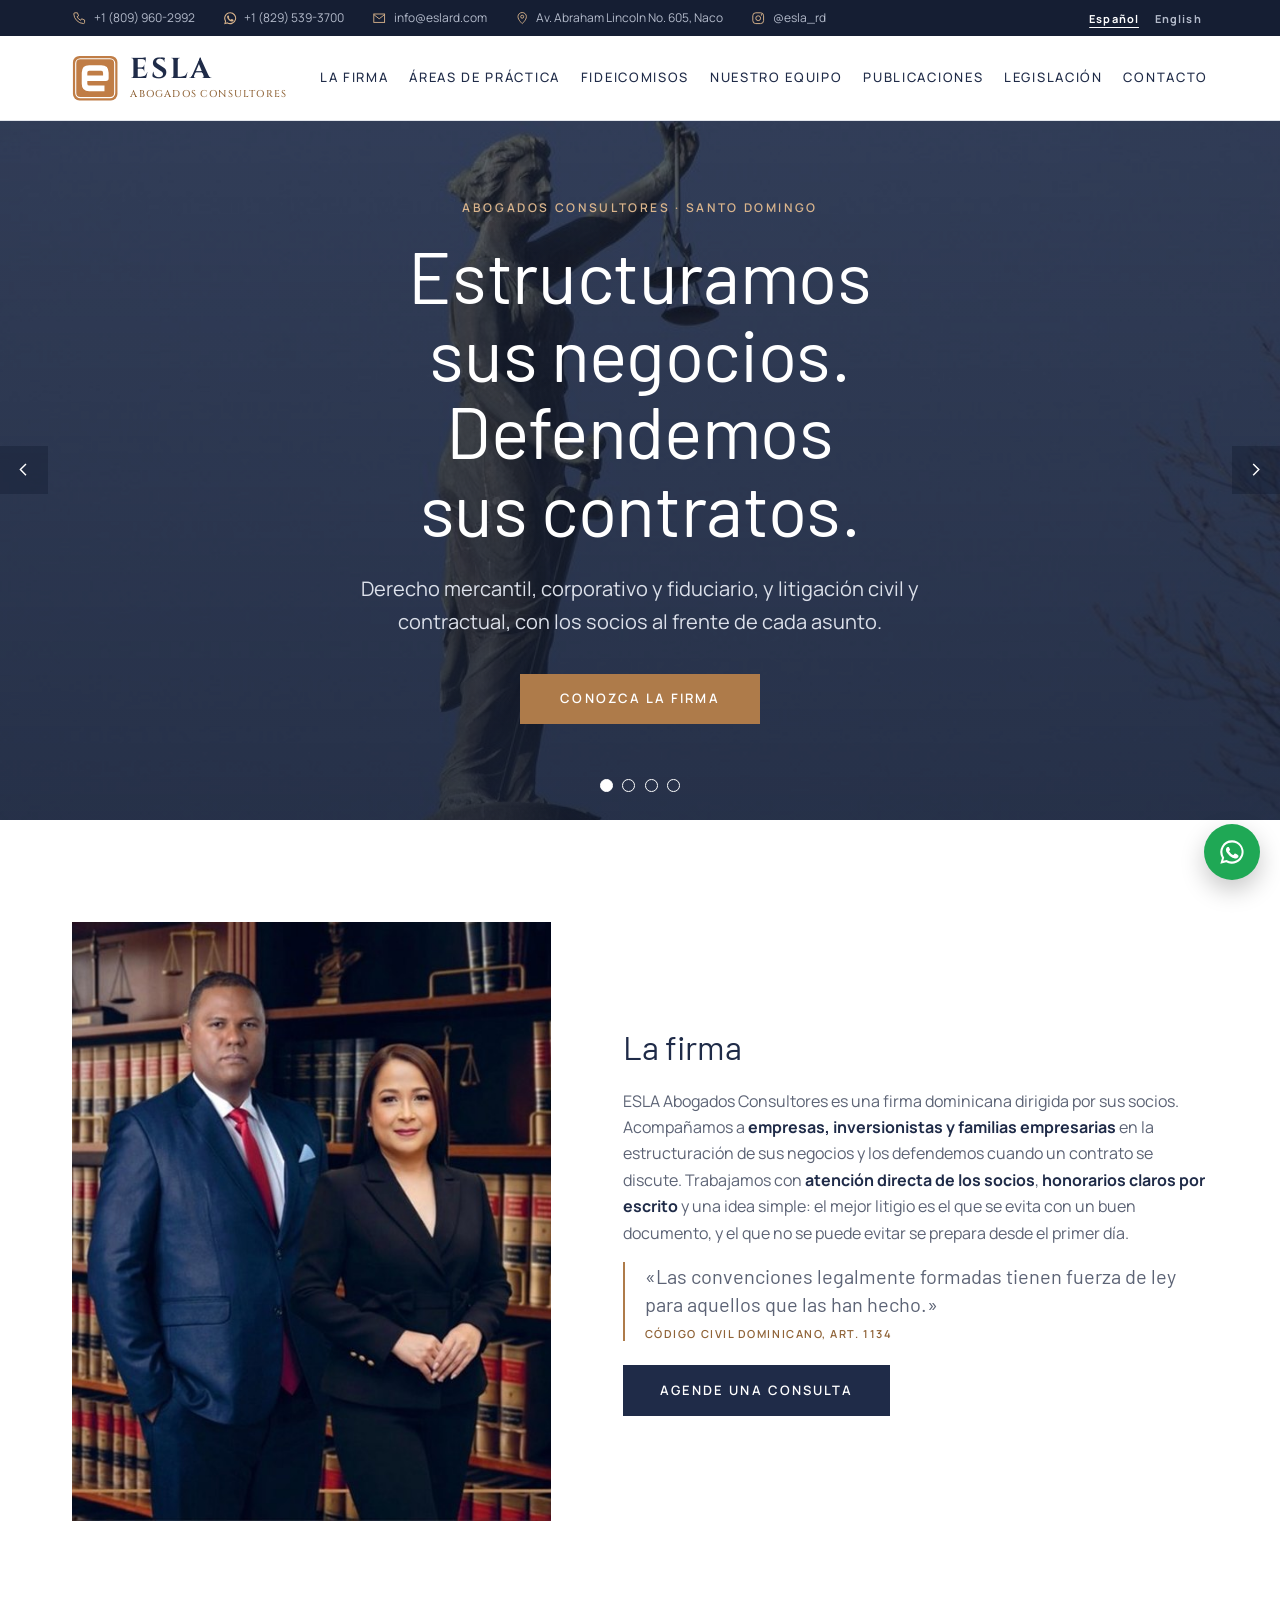
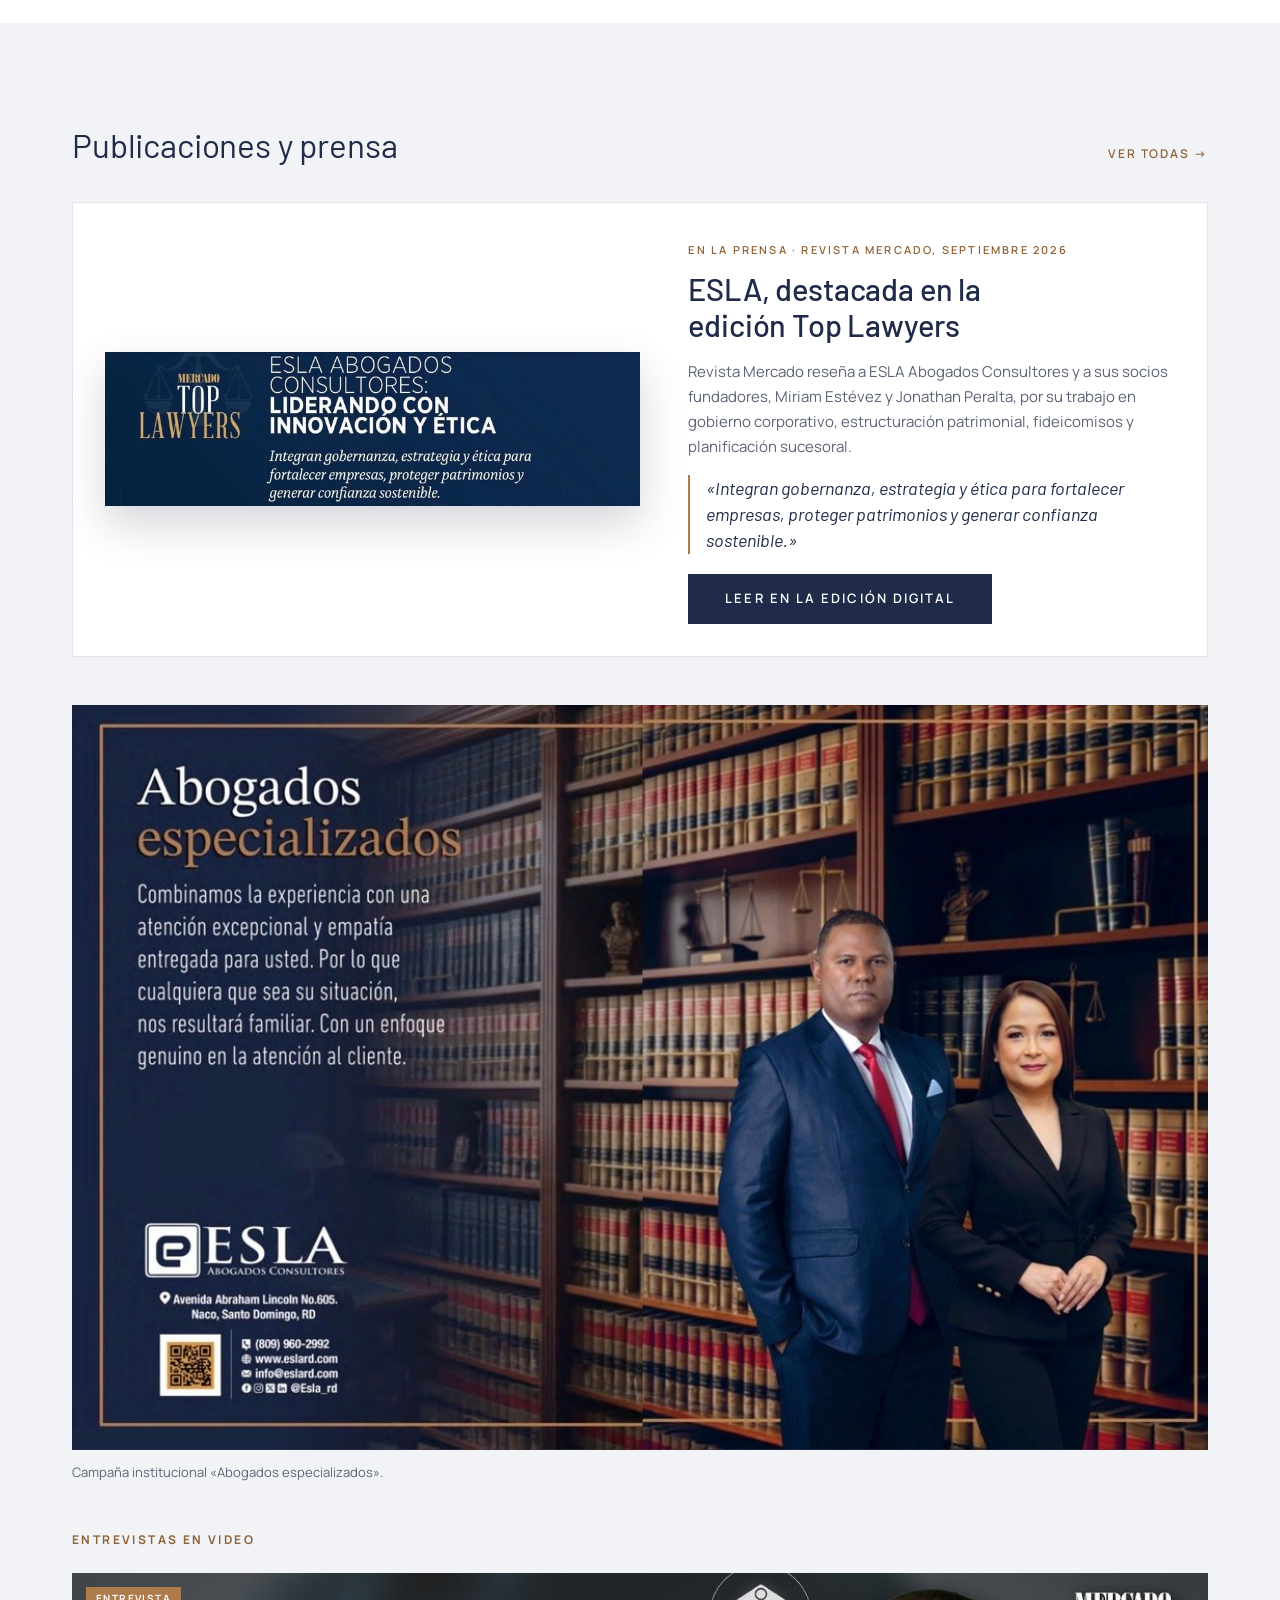
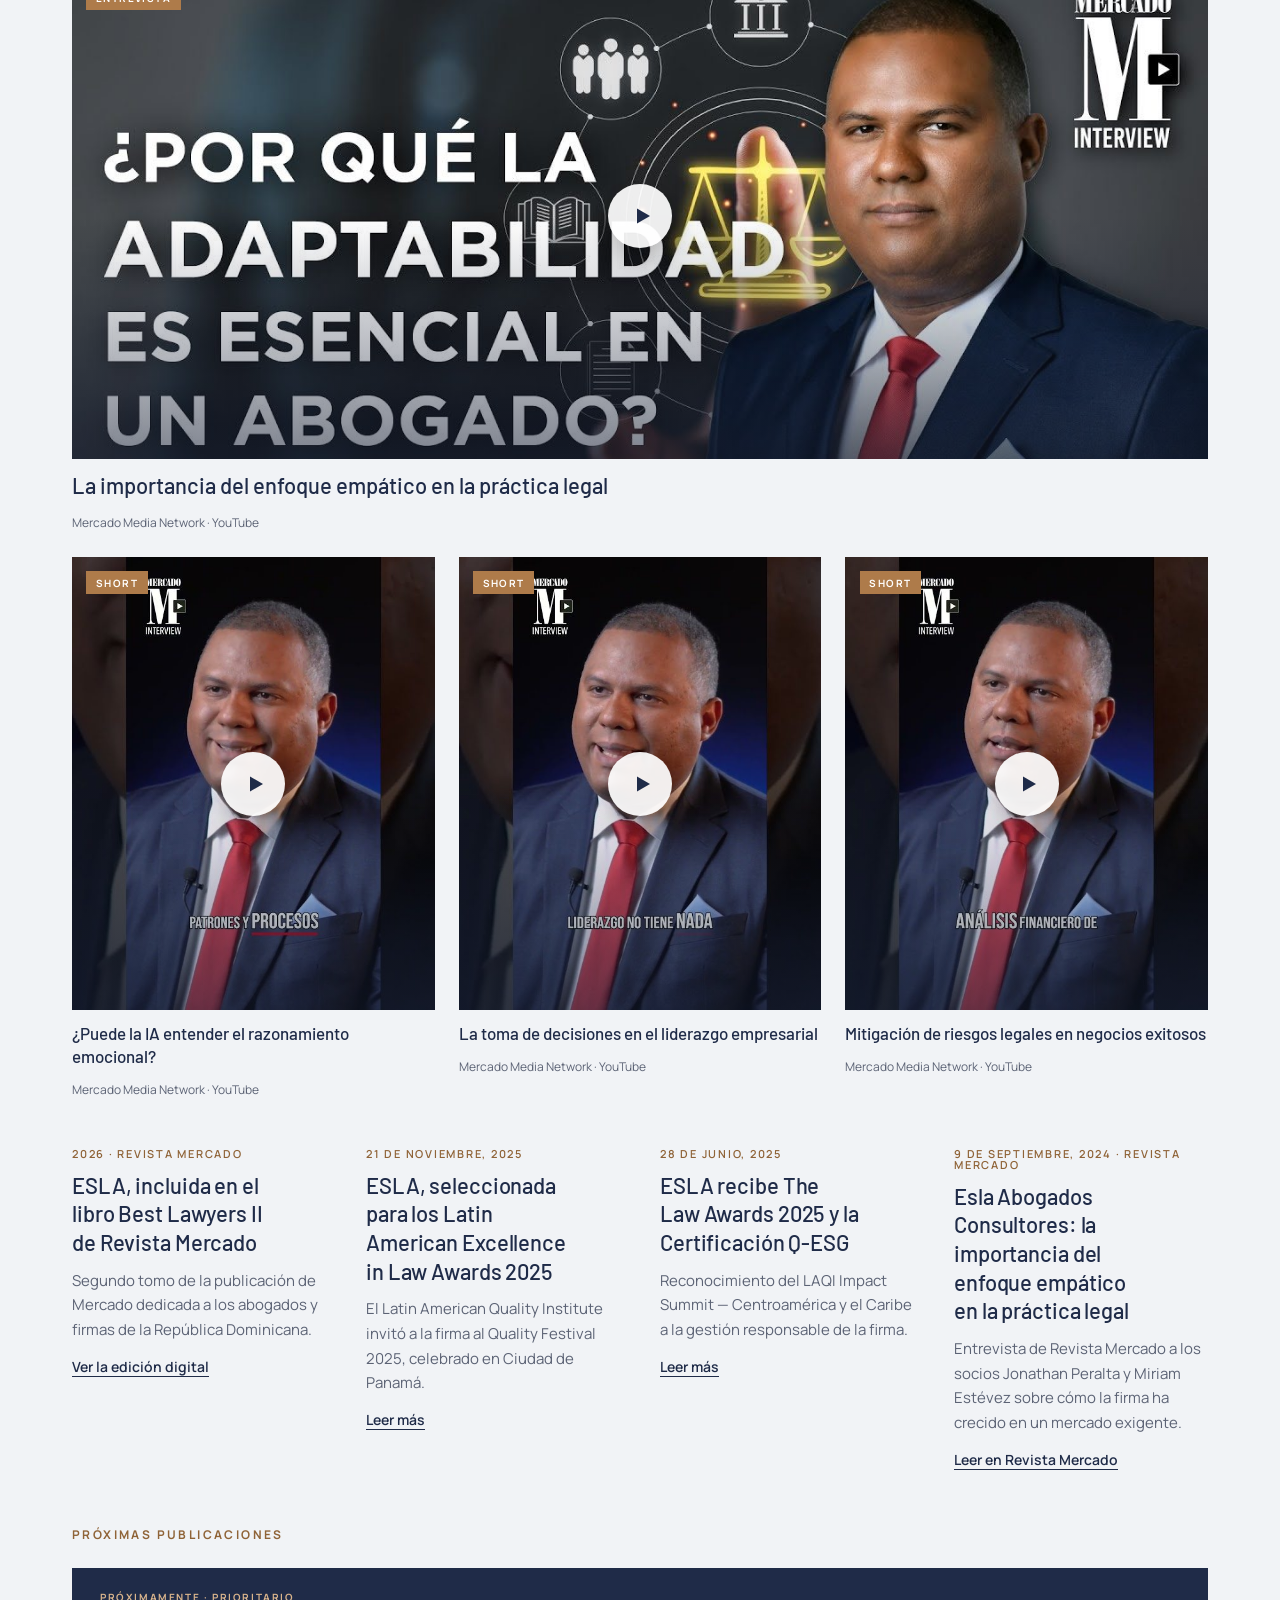
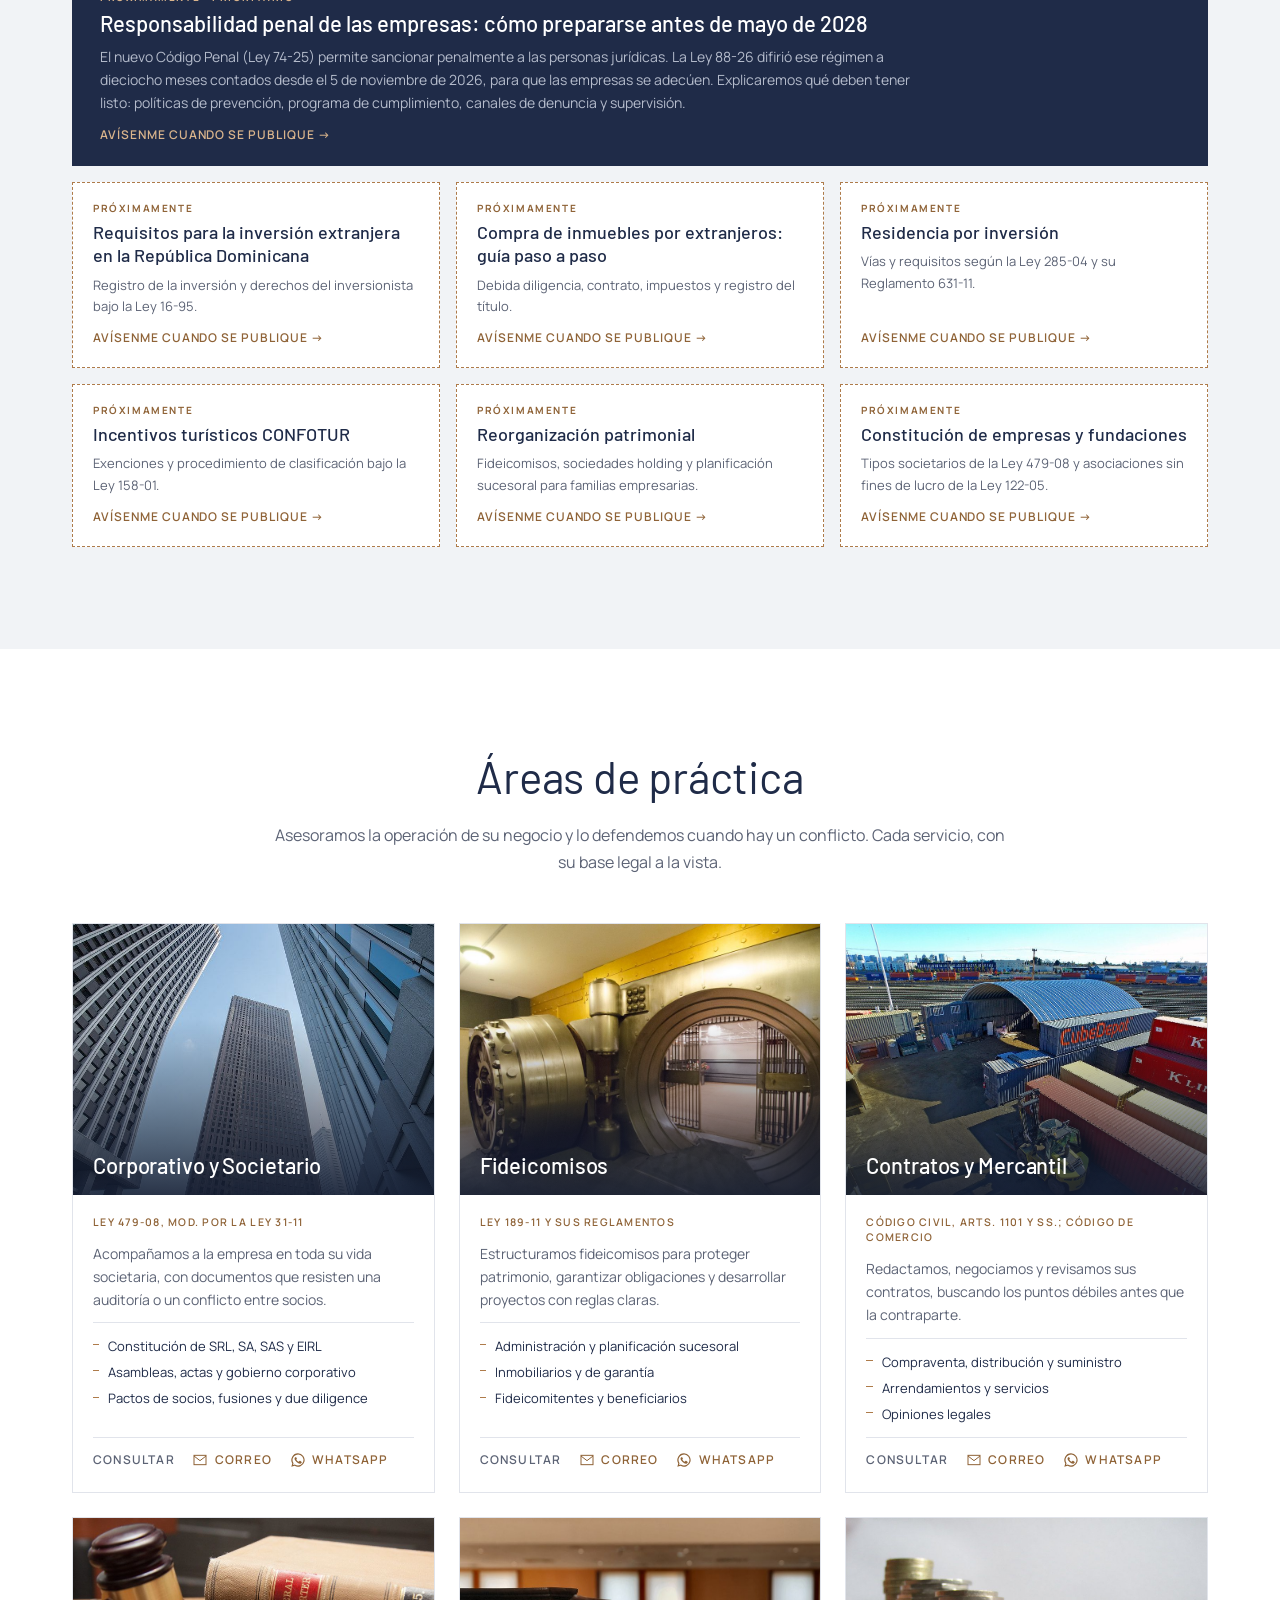
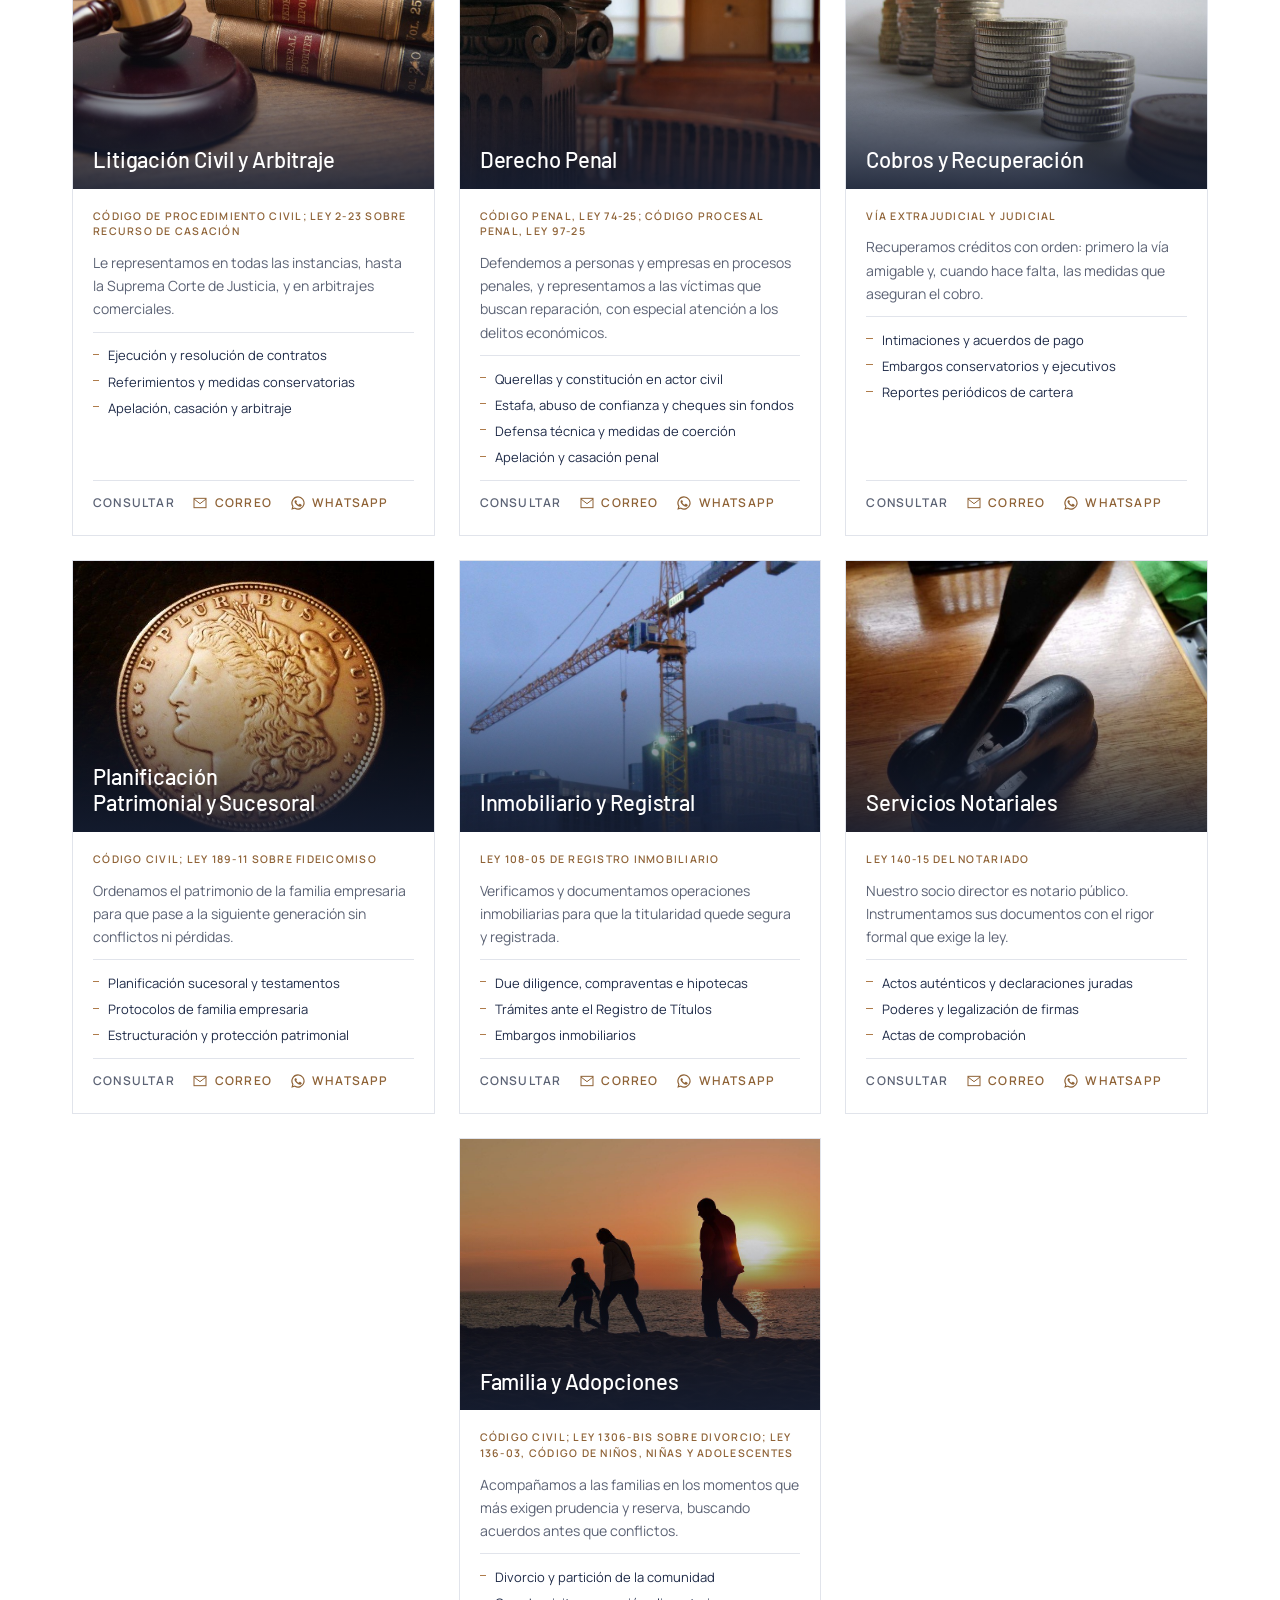
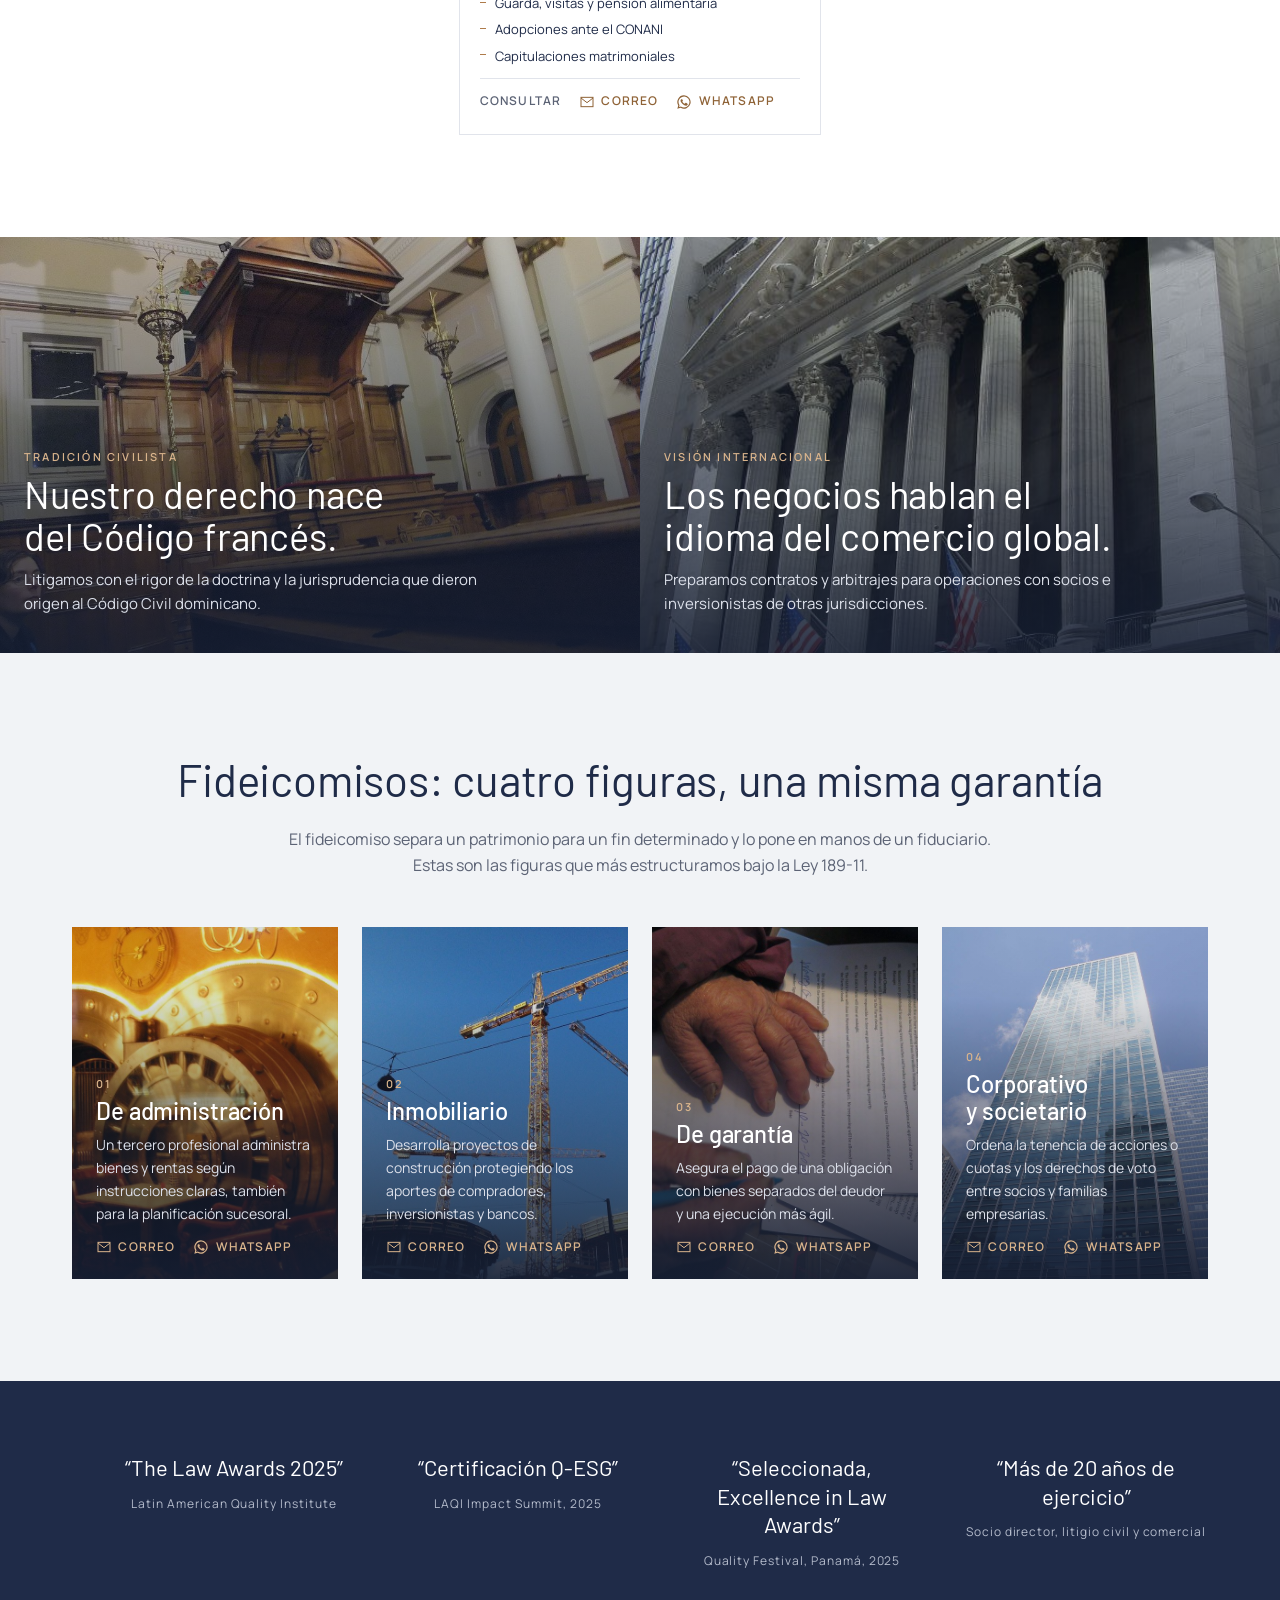
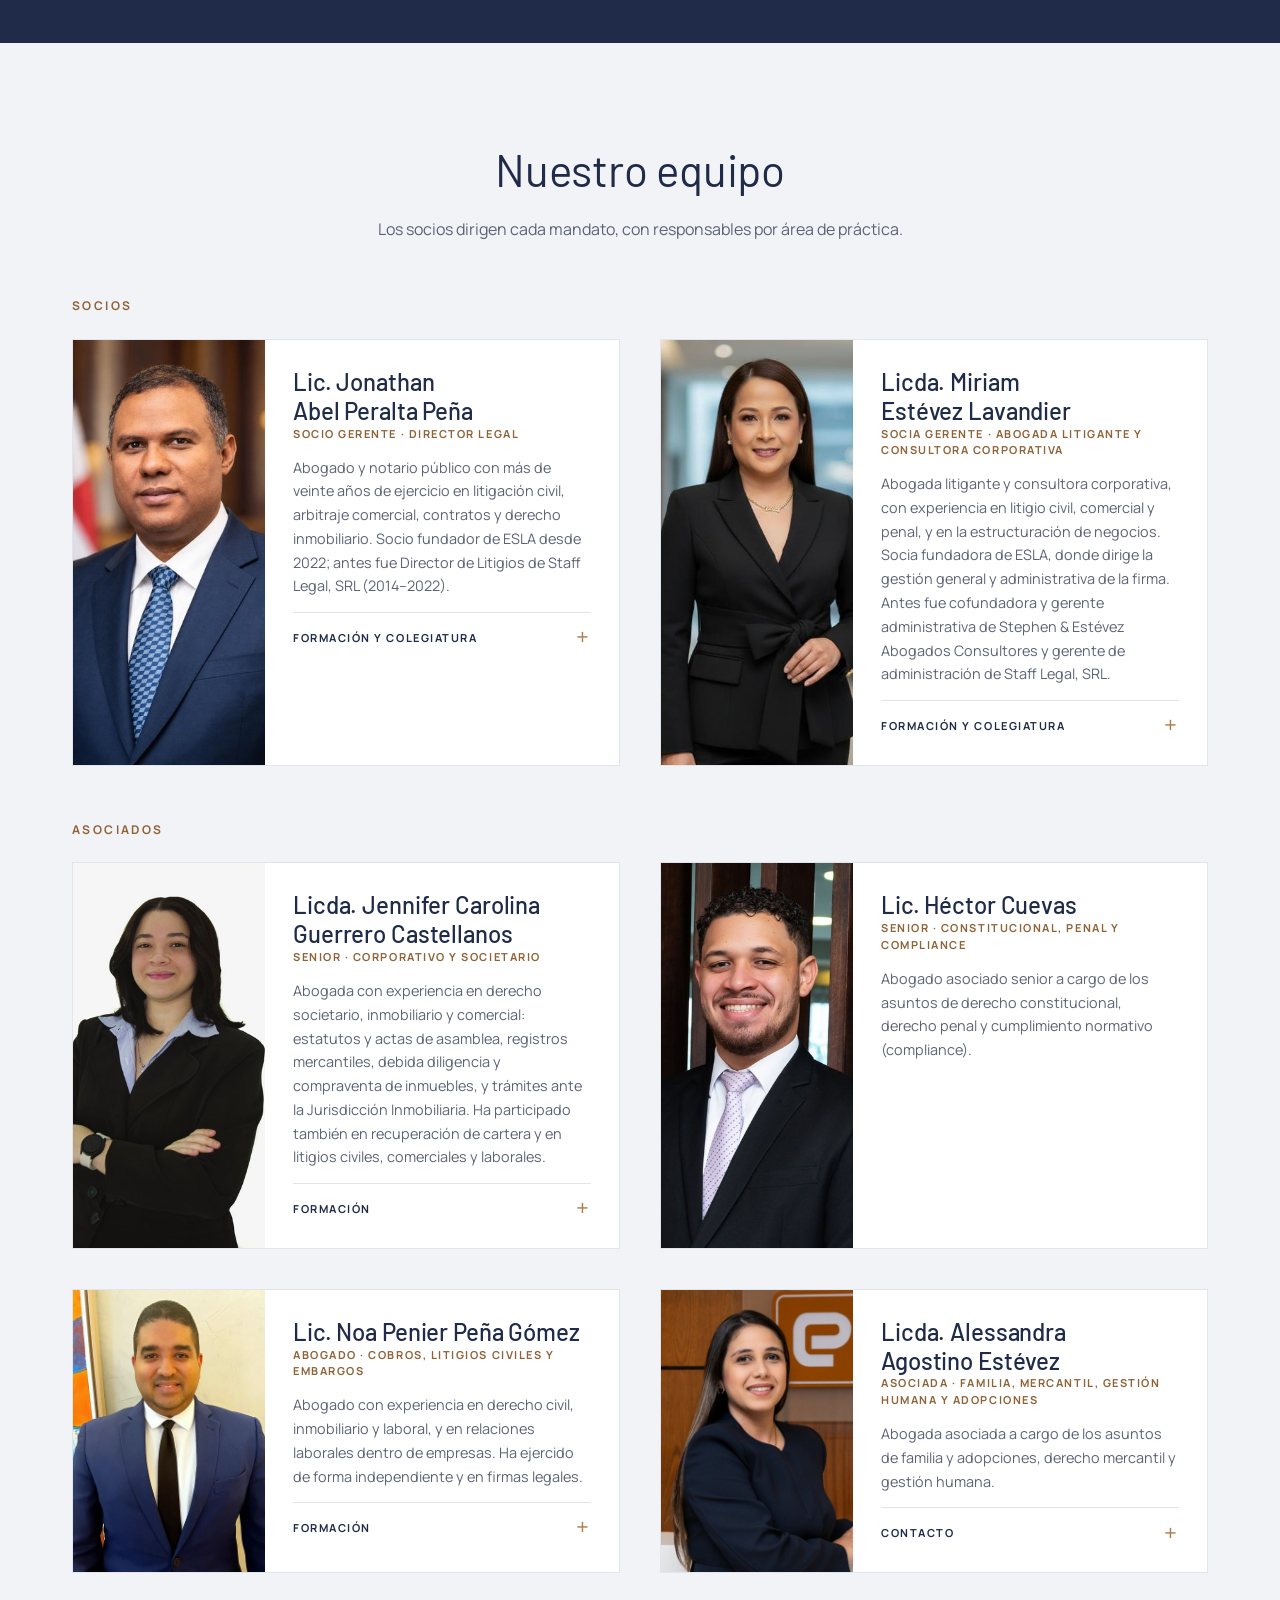
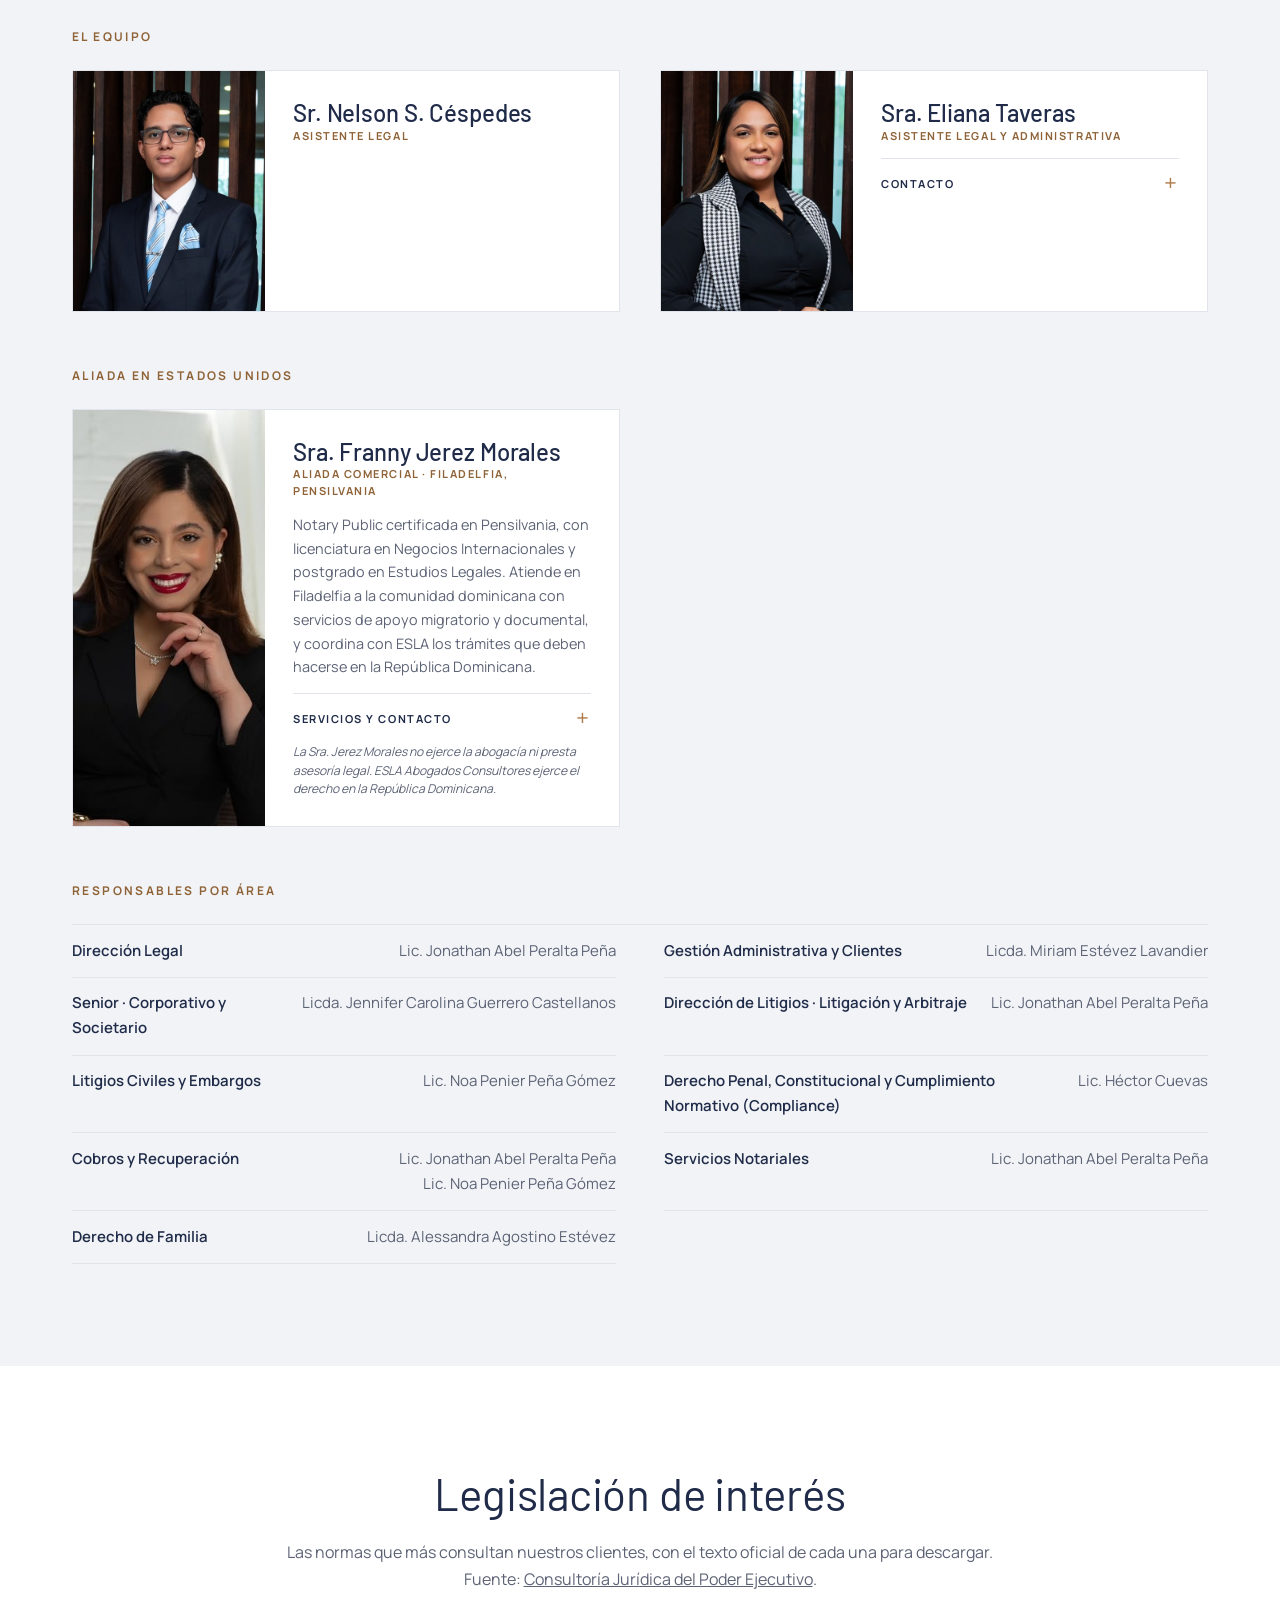
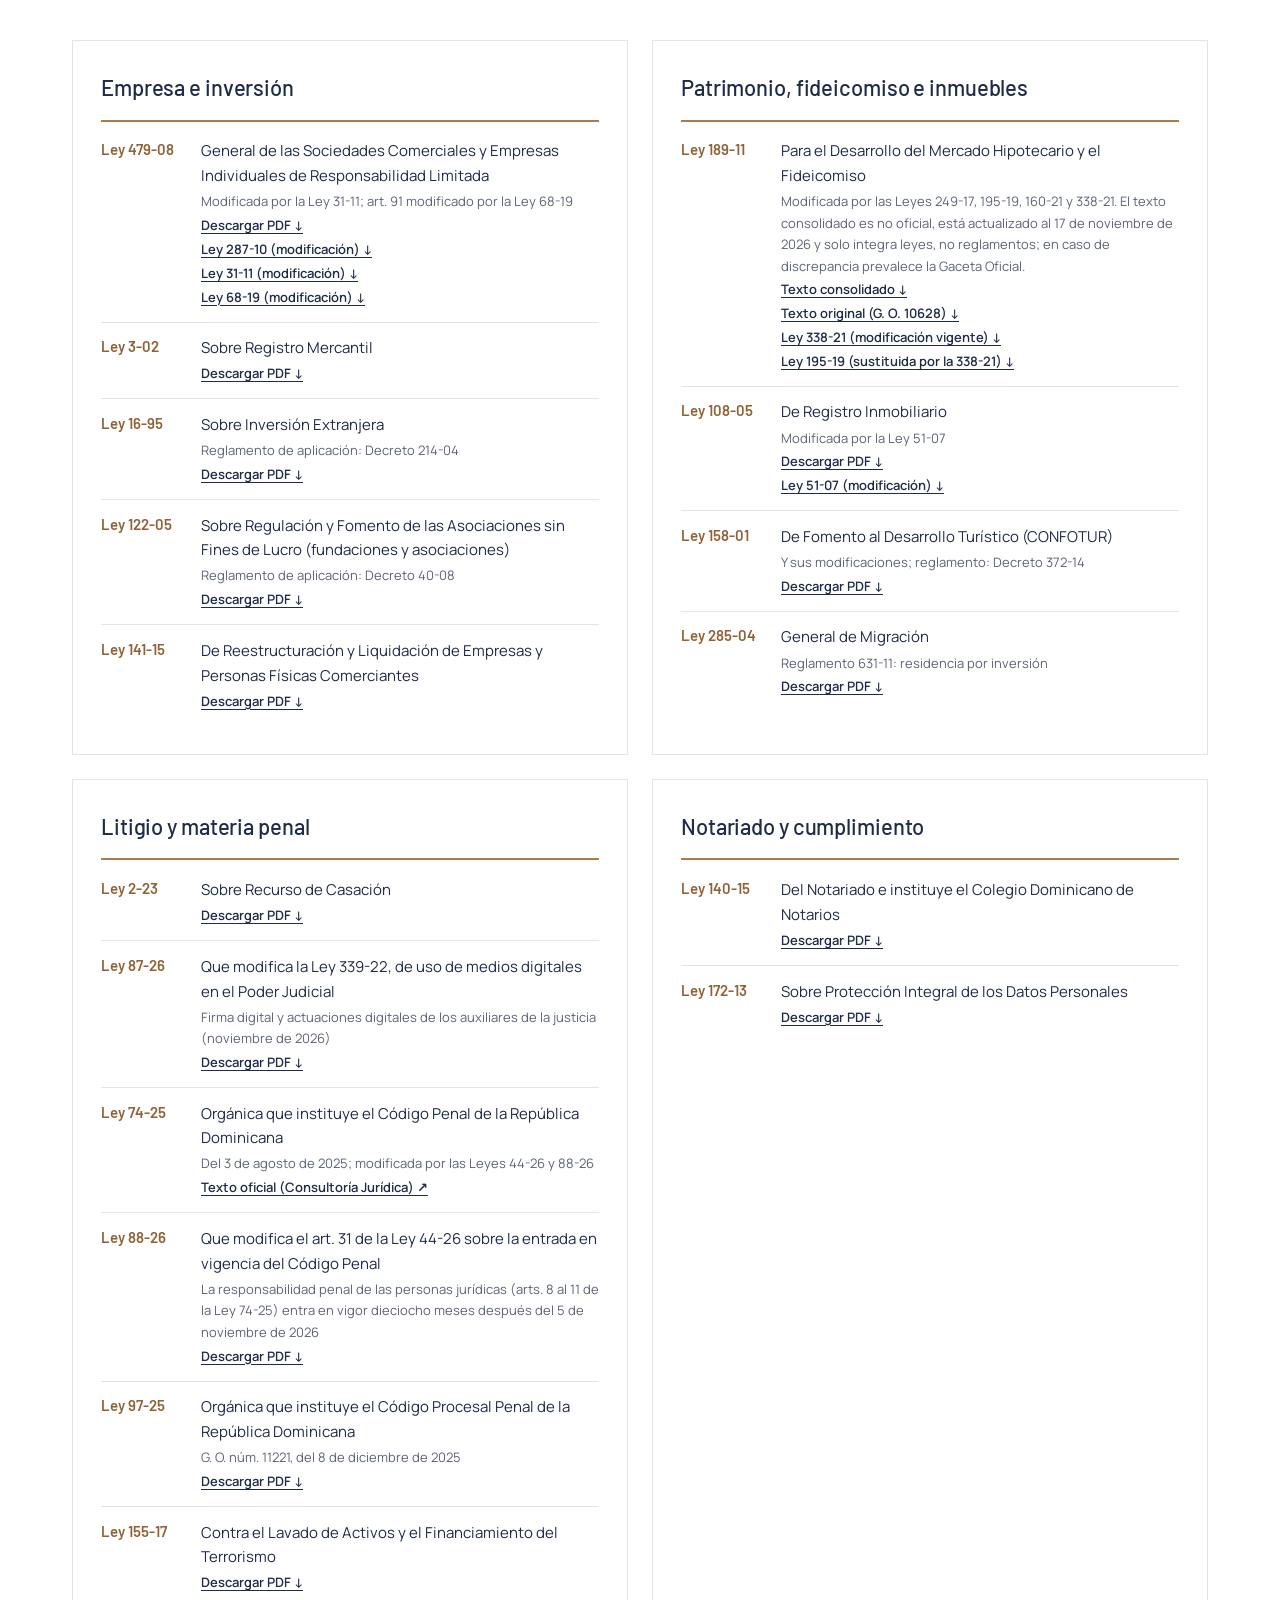
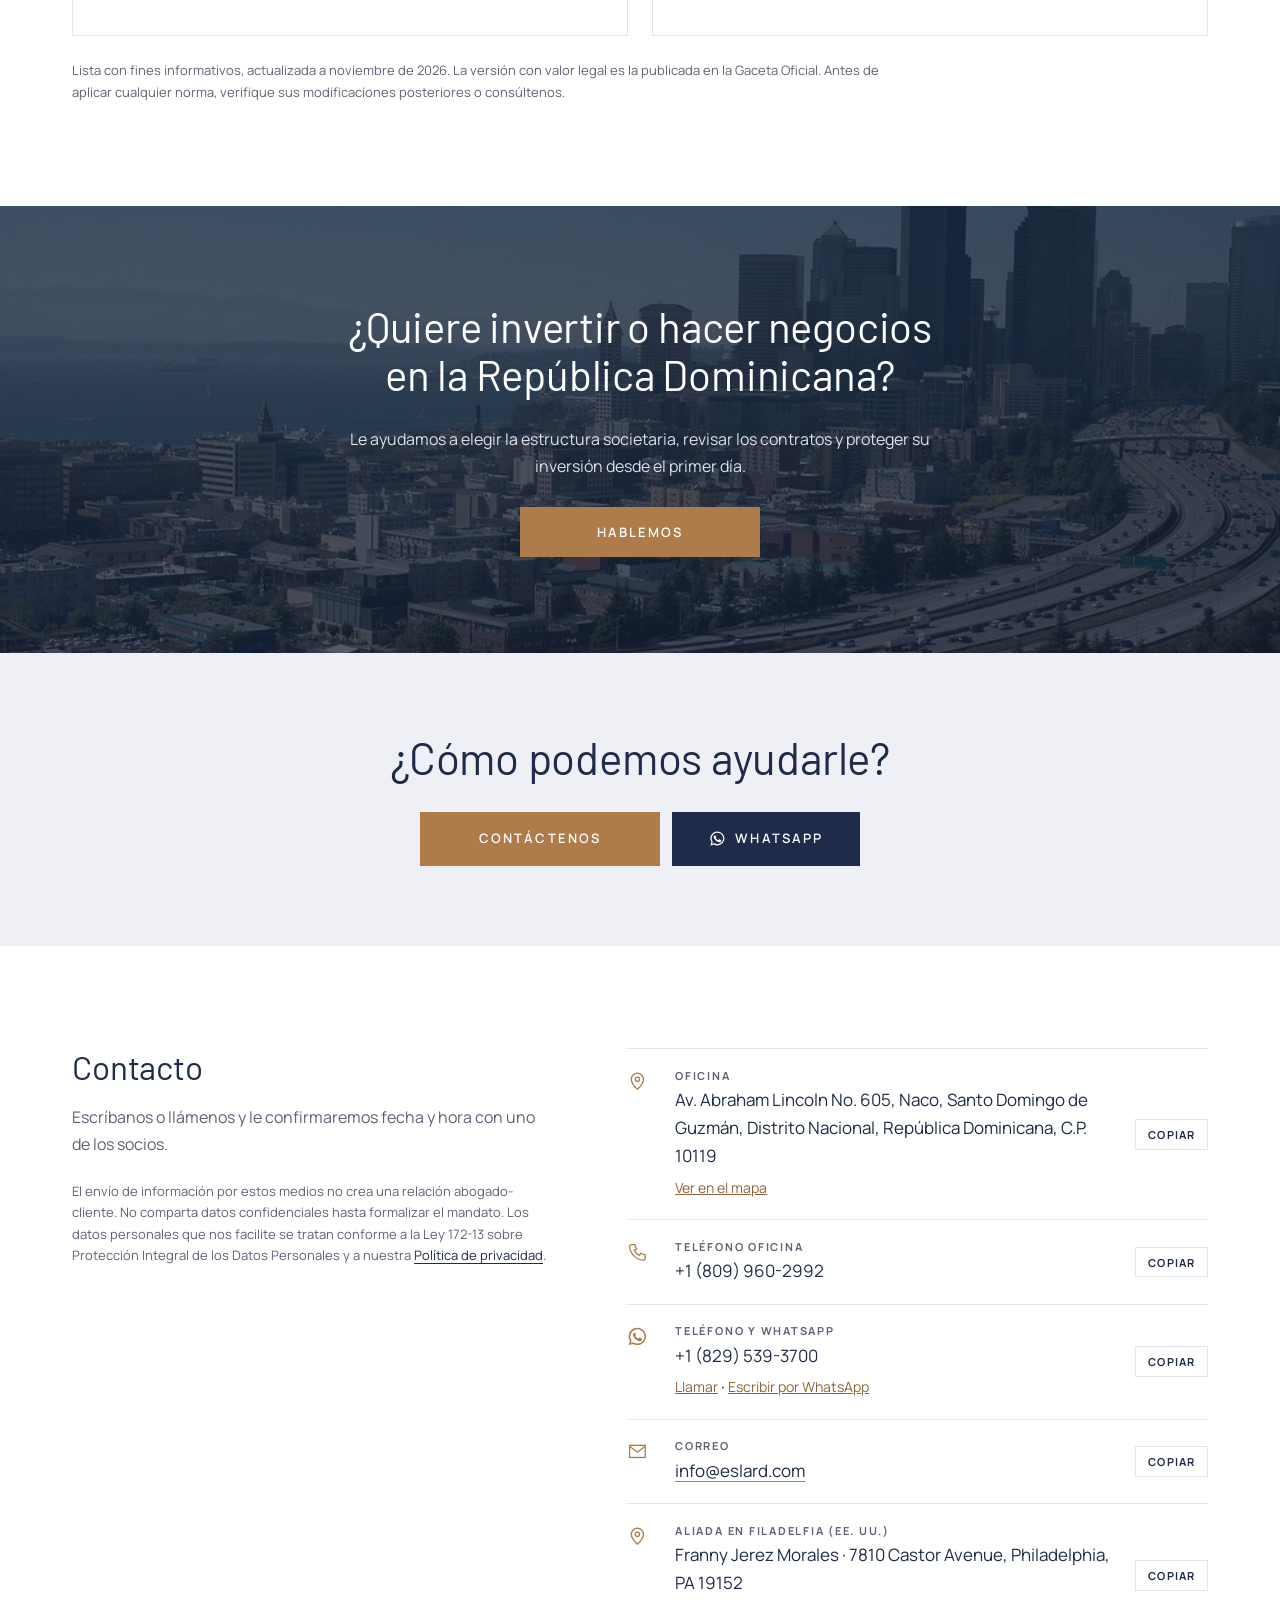
<file: index.html>
<!doctype html>
<html lang="es">
<head>
<meta charset="utf-8">
<meta name="viewport" content="width=device-width, initial-scale=1, viewport-fit=cover">
<title>ESLA Abogados Consultores</title>
<meta name="description" content="ESLA Abogados Consultores — Derecho mercantil, corporativo y fiduciario, litigación civil y contractual y servicios notariales. Av. Abraham Lincoln No. 605, Naco, Santo Domingo de Guzmán, Distrito Nacional.">
<link rel="preconnect" href="https://fonts.googleapis.com">
<link rel="preconnect" href="https://fonts.gstatic.com" crossorigin>
<link rel="stylesheet" href="https://fonts.googleapis.com/css2?family=Barlow:wght@300;400;500;600&family=Cinzel:wght@500;700&family=Manrope:wght@400;500;600;700&display=swap">
<style>
/* Layout: white header with a slim top bar; full-bleed tinted photo slider with centered headline; alternating white, mist and navy bands, centered section titles, on a 76rem column */
:root {
  /* Brand colors sampled from eslard.com and the ESLA logo */
  --navy: #1F2B48;
  --navy-deep: #151E33;
  --gold: #AE7B4A;
  --gold-text: #8F6337;
  --gold-soft: #D9B48C;
  --copper: #C07D46;
  --paper: #FFFFFF;
  --mist: #F1F3F6;
  --tint: #EEF0F5;
  --ink: #1F2B48;
  --muted: #5C6375;
  --line: #E1E4EB;
  --on-dark: #F2F3F6;
  --on-dark-muted: #B4BBCB;
  --on-dark-line: rgba(255, 255, 255, 0.16);
  --wa: #1FA855;
  --f-brand: "Cinzel", "Trajan Pro", Georgia, serif;
  --f-head: "Barlow", "Helvetica Neue", Arial, sans-serif;
  --f-body: "Manrope", system-ui, -apple-system, "Segoe UI", Roboto, sans-serif;
  --maxw: 76rem;
  /* Single light look on purpose: the brand colors read the same for every visitor */
  color-scheme: light;
}

*, *::before, *::after { box-sizing: border-box; }
html { scroll-behavior: smooth; scroll-padding-top: 6rem; }
@media (prefers-reduced-motion: reduce) { html { scroll-behavior: auto; } *, *::before, *::after { animation: none !important; transition: none !important; } }
body { background: var(--paper); color: var(--ink); font-family: var(--f-body); font-size: 1rem; line-height: 1.65; -webkit-font-smoothing: antialiased; }
body::before { content: ""; position: fixed; inset: 0 0 auto; height: env(safe-area-inset-top, 0px); z-index: 30; background: var(--navy-deep); }
[data-lang="es"] [lang="en"], [data-lang="en"] [lang="es"] { display: none !important; }
a { color: inherit; }
a:focus-visible, button:focus-visible { outline: 2px solid var(--gold); outline-offset: 3px; }
img { display: block; max-width: 100%; }

.wrap {
  max-width: var(--maxw); margin-inline: auto;
  padding-left: max(16px, env(safe-area-inset-left, 0px));
  padding-right: max(16px, env(safe-area-inset-right, 0px));
}
@media (min-width: 760px) { .wrap { padding-left: max(40px, env(safe-area-inset-left, 0px)); padding-right: max(40px, env(safe-area-inset-right, 0px)); } }

h1, h2, h3 { font-family: var(--f-head); font-weight: 400; text-wrap: balance; margin: 0; letter-spacing: -0.005em; }
.title { text-align: center; font-size: clamp(2rem, 3.6vw, 2.75rem); line-height: 1.15; }
.title-left { font-size: clamp(1.75rem, 2.6vw, 2.125rem); line-height: 1.2; }
.intro { text-align: center; max-width: 46rem; margin: 1.25rem auto 0; color: var(--muted); }
.section { padding-block: clamp(4rem, 8vw, 6.5rem); }
.section.mist { background: var(--mist); }

/* Buttons */
.btn {
  display: inline-flex; align-items: center; justify-content: center; gap: 0.6rem; text-decoration: none; cursor: pointer;
  font: 600 0.8125rem/1 var(--f-body); letter-spacing: 0.16em; text-transform: uppercase;
  padding: 1.1rem 2.25rem; border: 1px solid transparent; transition: background .2s, color .2s, border-color .2s;
}
.btn svg { width: 1.05rem; height: 1.05rem; }
.btn-gold { background: var(--gold); color: #FFFFFF; min-width: 15rem; }
.btn-gold:hover { background: var(--copper); }
.btn-navy { background: var(--navy); color: #FFFFFF; }
.btn-navy:hover { background: var(--navy-deep); }
.btn-ghost { border-color: rgba(255, 255, 255, 0.6); color: #FFFFFF; }
.btn-ghost:hover { background: #FFFFFF; color: var(--navy); }
.center { text-align: center; }

/* Top bar */
.topbar { background: var(--navy-deep); color: var(--on-dark-muted); font-size: 0.75rem; padding-top: env(safe-area-inset-top, 0px); }
.topbar .wrap { display: flex; flex-wrap: wrap; align-items: center; gap: 0.25rem 1.75rem; min-height: 2.25rem; }
.topbar span { display: inline-flex; align-items: center; gap: 0.45rem; white-space: nowrap; }
.topbar svg { width: 0.9rem; height: 0.9rem; color: var(--gold-soft); }
.topbar .spacer { margin-left: auto; }
.social { display: inline-flex; align-items: center; gap: 0.45rem; text-decoration: none; color: inherit; white-space: nowrap; }
.social:hover { color: #FFFFFF; }
footer .social { margin-top: 1.25rem; color: #FFFFFF; font-weight: 600; }
footer .social svg { width: 1.25rem; height: 1.25rem; color: var(--gold-soft); }
.lang { display: inline-flex; gap: 0.2rem; }
.lang button { font: 700 0.6875rem/1 var(--f-body); letter-spacing: 0.1em; border: 0; background: transparent; color: var(--on-dark-muted); padding: 0.4rem; cursor: pointer; }
.lang button[aria-pressed="true"] { color: #FFFFFF; text-decoration: underline; text-underline-offset: 4px; }
@media (max-width: 759px) { .topbar .hide-sm { display: none; } }

/* Header */
.site-head { position: sticky; top: env(safe-area-inset-top, 0px); z-index: 20; background: var(--paper); box-shadow: 0 1px 0 var(--line); transition: box-shadow .2s; }
.site-head.scrolled { box-shadow: 0 1px 0 var(--line), 0 10px 30px rgba(21, 30, 51, 0.08); }
.site-head .bar { display: flex; align-items: center; gap: 1.5rem; min-height: 5.25rem; }
.brand { display: flex; align-items: center; gap: 0.75rem; text-decoration: none; margin-right: auto; color: var(--navy); }
.brand svg { width: 2.9rem; height: 2.9rem; flex: none; }
.brand-text { display: flex; flex-direction: column; line-height: 1; }
.brand-text b { font: 700 1.8rem/1 var(--f-brand); letter-spacing: 0.08em; }
.brand-text span { white-space: nowrap; font: 500 0.62rem/1 var(--f-brand); letter-spacing: 0.12em; text-transform: uppercase; margin-top: 0.3rem; color: var(--gold-text); }
.nav { display: flex; gap: 1.3rem; }
.nav a { white-space: nowrap; text-decoration: none; font: 500 0.8125rem/1 var(--f-body); letter-spacing: 0.13em; text-transform: uppercase; color: var(--navy); padding-block: 0.6rem; border-bottom: 2px solid transparent; transition: border-color .2s, color .2s; }
.nav a:hover { border-color: var(--gold); color: var(--gold-text); }
.menu-btn { display: none; background: transparent; border: 0; color: var(--navy); padding: 0.5rem; cursor: pointer; }
.menu-btn svg { width: 1.7rem; height: 1.7rem; }
@media (max-width: 1239px) {
  .menu-btn { display: inline-flex; }
  .nav {
    display: none; position: absolute; left: 0; right: 0; top: 100%;
    flex-direction: column; gap: 0; background: var(--paper);
    padding: 0.25rem max(16px, env(safe-area-inset-right, 0px)) 1rem max(16px, env(safe-area-inset-left, 0px));
    box-shadow: 0 16px 30px rgba(21, 30, 51, 0.12);
  }
  .nav.open { display: flex; }
  .nav a { padding-block: 1rem; border-bottom: 1px solid var(--line); }
}

/* Hero slider */
.slider { position: relative; background: var(--navy-deep); color: #FFFFFF; min-height: clamp(30rem, 72vh, 44rem); display: grid; overflow: hidden; }
.slide { grid-area: 1 / 1; position: relative; display: grid; place-items: center; text-align: center; transition: opacity .9s ease; }
.slide[aria-hidden="true"] { opacity: 0; pointer-events: none; }
.slide img { position: absolute; inset: 0; width: 100%; height: 100%; object-fit: cover; }
.slide::after { content: ""; position: absolute; inset: 0; background: linear-gradient(180deg, rgba(21, 30, 51, 0.62), rgba(21, 30, 51, 0.78)); }
.slide .wrap { position: relative; z-index: 1; padding-block: 5rem 6rem; display: grid; justify-items: center; }
.slide .kicker { font: 600 0.75rem/1.4 var(--f-body); letter-spacing: 0.22em; text-transform: uppercase; color: var(--gold-soft); margin: 0 0 1.25rem; }
.slide h1, .slide h2 { font-family: var(--f-head); font-weight: 400; font-size: clamp(2.5rem, 6vw, 4.5rem); line-height: 1.08; max-width: 16ch; }
.slide p.sub { font-size: clamp(1rem, 1.6vw, 1.25rem); color: #DCE0EA; max-width: 38rem; margin: 1.5rem 0 2.25rem; }
.dots { position: absolute; z-index: 2; left: 0; right: 0; bottom: 1.75rem; display: flex; justify-content: center; gap: 0.6rem; }
.dots button { width: 0.8rem; height: 0.8rem; border-radius: 50%; border: 1.5px solid #FFFFFF; background: transparent; padding: 0; cursor: pointer; }
.dots button[aria-current="true"] { background: #FFFFFF; }
.arrow { position: absolute; z-index: 2; top: 50%; transform: translateY(-50%); width: 3rem; height: 3rem; border: 0; background: rgba(21, 30, 51, 0.45); color: #FFFFFF; cursor: pointer; display: grid; place-items: center; }
.arrow svg { width: 1.2rem; height: 1.2rem; }
.arrow.prev { left: max(0px, env(safe-area-inset-left, 0px)); }
.arrow.next { right: max(0px, env(safe-area-inset-right, 0px)); }
@media (max-width: 759px) { .arrow { display: none; } }
@media (prefers-reduced-motion: no-preference) {
  .slide[aria-hidden="false"] img { animation: drift 10s ease-out both; }
  @keyframes drift { from { transform: scale(1.08); } to { transform: scale(1); } }
}

/* Shared photo frame: every photo sits in a box with a fixed ratio and cover crop */
.ph { position: relative; overflow: hidden; background: var(--navy); }
.ph img { position: absolute; inset: 0; width: 100%; height: 100%; object-fit: cover; transition: transform .6s ease; }

/* La firma, split with Lady Justice */
.firm-split { display: grid; gap: 2.5rem; align-items: center; }
@media (min-width: 960px) { .firm-split { grid-template-columns: minmax(0, 0.9fr) minmax(0, 1.1fr); gap: 4.5rem; } }
.firm-split .ph { aspect-ratio: 4 / 5; max-height: 38rem; }
.firm-split .ph img { object-position: 50% 30%; }
.firm-split .title-left { margin-bottom: 1.25rem; }
.firm-split p { color: var(--muted); margin: 0 0 1rem; }
.firm-split p strong { color: var(--ink); }
.firm-quote { margin: 1.75rem 0 2rem; padding-left: 1.25rem; border-left: 2px solid var(--gold); font: 400 1.25rem/1.4 var(--f-head); color: var(--navy); }
.firm-quote small { display: block; margin-top: 0.5rem; font: 600 0.6875rem/1.4 var(--f-body); letter-spacing: 0.14em; text-transform: uppercase; color: var(--gold-text); }

/* Practice tiles with photos */
.tiles { display: grid; gap: 1.5rem; margin-top: 3rem; }
@media (min-width: 640px) { .tiles { grid-template-columns: repeat(2, minmax(0, 1fr)); } }
@media (min-width: 1020px) { .tiles { grid-template-columns: repeat(3, minmax(0, 1fr)); } }
.tile { display: grid; grid-template-rows: auto 1fr; background: var(--paper); border: 1px solid var(--line); min-width: 0; }
@media (min-width: 1020px) { .tile:last-child:nth-child(3n+1) { grid-column: 2; } }
.tile .ph { aspect-ratio: 4 / 3; }
.tile .ph::after { content: ""; position: absolute; inset: 0; background: linear-gradient(180deg, rgba(21, 30, 51, 0) 35%, rgba(21, 30, 51, 0.88) 100%); }
.tile:hover .ph img { transform: scale(1.06); }
.tile .ph h3 { position: absolute; z-index: 1; left: 1.25rem; right: 1.25rem; bottom: 1rem; color: #FFFFFF; font-size: 1.375rem; line-height: 1.2; font-weight: 500; }
.tile-body { padding: 1.25rem 1.25rem 1.5rem; display: flex; flex-direction: column; gap: 0.7rem; }
.tile-actions, .trust-actions { display: flex; flex-wrap: wrap; align-items: center; gap: 0.5rem 1.1rem; font: 600 0.75rem/1.2 var(--f-body); letter-spacing: 0.1em; text-transform: uppercase; }
.tile-actions { margin-top: auto; padding-top: 0.9rem; border-top: 1px solid var(--line); }
.tile-actions .lbl { color: var(--muted); }
.tile-actions a, .trust-actions a { display: inline-flex; align-items: center; gap: 0.4rem; text-decoration: none; color: var(--gold-text); }
.tile-actions a:hover { color: var(--navy); text-decoration: underline; text-underline-offset: 4px; }
.tile-actions svg, .trust-actions svg { width: 1rem; height: 1rem; flex: none; }
.trust-actions { margin-top: 0.35rem; }
.trust-actions .lbl { display: none; }
.trust-actions a { color: var(--gold-soft); }
.trust-actions a:hover { color: #FFFFFF; text-decoration: underline; text-underline-offset: 4px; }
.upcoming article { grid-template-rows: auto auto 1fr auto; }
.upcoming a.notify { margin-top: 0.35rem; font: 600 0.75rem/1.3 var(--f-body); letter-spacing: 0.08em; text-transform: uppercase; color: var(--gold-text); text-decoration: none; }
.upcoming a.notify:hover { color: var(--navy); text-decoration: underline; text-underline-offset: 4px; }
.upcoming article.featured a.notify { color: var(--gold-soft); }
.upcoming article.featured a.notify:hover { color: #FFFFFF; }

.tile .ref { font: 600 0.6563rem/1.5 var(--f-body); letter-spacing: 0.12em; text-transform: uppercase; color: var(--gold-text); }
.tile p { margin: 0; color: var(--muted); font-size: 0.875rem; }
.tile ul { list-style: none; margin: 0; padding: 0.8rem 0 0; border-top: 1px solid var(--line); display: grid; gap: 0.3rem; font-size: 0.8125rem; }
.tile li { padding-left: 0.95rem; position: relative; }
.tile li::before { content: ""; position: absolute; left: 0; top: 0.65em; width: 0.4rem; height: 1px; background: var(--gold); }

/* Civil-law tradition / international view: two courts side by side */
.dual { display: grid; background: var(--navy-deep); }
@media (min-width: 860px) { .dual { grid-template-columns: repeat(2, minmax(0, 1fr)); } }
.dual figure { margin: 0; position: relative; min-height: 26rem; color: #FFFFFF; }
.dual .ph { position: absolute; inset: 0; }
.dual .ph::after { content: ""; position: absolute; inset: 0; background: linear-gradient(180deg, rgba(21, 30, 51, 0.25), rgba(21, 30, 51, 0.88)); }
.dual figcaption { position: absolute; z-index: 1; left: 0; right: 0; bottom: 0; padding: 2rem max(1.5rem, env(safe-area-inset-left, 0px)) 2.25rem; display: grid; gap: 0.6rem; max-width: 34rem; }
.dual .kicker { font: 600 0.6875rem/1.4 var(--f-body); letter-spacing: 0.2em; text-transform: uppercase; color: var(--gold-soft); }
.dual h3 { font-size: clamp(1.75rem, 3vw, 2.375rem); line-height: 1.1; }
.dual p { margin: 0; color: #DCE0EA; font-size: 0.9375rem; }

/* Trust types */
.trusts { display: grid; gap: 1.5rem; margin-top: 3rem; }
@media (min-width: 640px) { .trusts { grid-template-columns: repeat(2, minmax(0, 1fr)); } }
@media (min-width: 1120px) { .trusts { grid-template-columns: repeat(4, minmax(0, 1fr)); } }
.trust { position: relative; min-height: 22rem; color: #FFFFFF; overflow: hidden; display: flex; align-items: flex-end; }
.trust .ph { position: absolute; inset: 0; }
.trust .ph::after { content: ""; position: absolute; inset: 0; background: linear-gradient(180deg, rgba(21, 30, 51, 0.15) 20%, rgba(21, 30, 51, 0.92) 100%); }
.trust:hover .ph img { transform: scale(1.06); }
.trust-body { position: relative; z-index: 1; padding: 1.5rem; display: grid; gap: 0.5rem; }
.trust-body .n { font: 600 0.6875rem/1 var(--f-body); letter-spacing: 0.2em; text-transform: uppercase; color: var(--gold-soft); }
.trust h3 { font-size: 1.5rem; line-height: 1.15; font-weight: 500; }
.trust p { margin: 0; font-size: 0.875rem; color: #DCE0EA; }

/* Team */
.team-photo { margin-top: 2.5rem; aspect-ratio: 21 / 9; }
.team-photo img { object-position: 50% 45%; }
@media (max-width: 639px) { .team-photo { aspect-ratio: 4 / 3; } }
.sub-title { margin: 3.5rem 0 1.5rem; font: 700 0.75rem/1.4 var(--f-body); letter-spacing: 0.2em; text-transform: uppercase; color: var(--gold-text); }
.team { display: grid; gap: 1.25rem; grid-template-columns: repeat(2, minmax(0, 1fr)); }
@media (min-width: 760px) { .team { grid-template-columns: repeat(3, minmax(0, 1fr)); } }
@media (min-width: 1120px) { .team { grid-template-columns: repeat(5, minmax(0, 1fr)); } }
.member { background: var(--paper); border: 1px solid var(--line); min-width: 0; }
.member .ph { aspect-ratio: 4 / 5; }
.member .ph img { object-position: 50% 20%; }
.member-body { padding: 0.9rem 1rem 1.1rem; display: grid; gap: 0.3rem; }
.member h3 { font-size: 1.0625rem; line-height: 1.25; font-weight: 600; }
.member .role { font-size: 0.625rem; }
.areas-lead { list-style: none; margin: 0; padding: 0; display: grid; gap: 0; border-top: 1px solid var(--line); }
@media (min-width: 760px) { .areas-lead { grid-template-columns: repeat(2, minmax(0, 1fr)); column-gap: 3rem; } }
.areas-lead li { display: flex; justify-content: space-between; gap: 1rem; padding-block: 0.85rem; border-bottom: 1px solid var(--line); font-size: 0.9375rem; }
.areas-lead li span:first-child { font-weight: 600; }
.areas-lead li span:last-child { color: var(--muted); text-align: right; flex-shrink: 0; max-width: 58%; }

/* Photo credits */
.credits { border-top: 1px solid var(--on-dark-line); padding-top: 1.25rem; font-size: 0.75rem; }
.credits summary { cursor: pointer; color: #FFFFFF; font-weight: 600; }
.credits ul { margin-top: 0.85rem; gap: 0.35rem; }
.credits a { text-decoration: underline; text-underline-offset: 3px; }

/* La firma (centered statement) */
.firm-text { max-width: 54rem; margin: 1.5rem auto 0; text-align: center; color: var(--muted); font-size: 1.0625rem; }
.firm-text strong { color: var(--ink); font-weight: 700; }
.firm-cta { margin-top: 2.25rem; text-align: center; }
.firm-split .btn { margin-top: 0.5rem; }

/* News */
.news-head { display: flex; flex-wrap: wrap; align-items: baseline; justify-content: space-between; gap: 1rem; margin-bottom: 2.25rem; }
.news-head a { font: 600 0.75rem/1 var(--f-body); letter-spacing: 0.16em; text-transform: uppercase; color: var(--gold-text); text-decoration: none; }
.news { display: grid; gap: 2.5rem; }
@media (min-width: 700px) { .news { grid-template-columns: repeat(2, minmax(0, 1fr)); gap: 2.5rem 3rem; } }
@media (min-width: 1180px) { .news { grid-template-columns: repeat(4, minmax(0, 1fr)); gap: 2.5rem; } }
.news article { display: grid; gap: 0.75rem; align-content: start; min-width: 0; }
.news time { font: 600 0.6875rem/1 var(--f-body); letter-spacing: 0.16em; text-transform: uppercase; color: var(--gold-text); }
.news h3 { font-size: 1.375rem; line-height: 1.3; font-weight: 500; }
.news p { margin: 0; color: var(--muted); font-size: 0.9375rem; }
.news a.more { font-size: 0.875rem; font-weight: 600; color: var(--navy); text-underline-offset: 4px; }

/* Press feature and campaign */
.press { display: grid; gap: 2rem; align-items: center; margin-bottom: 3rem; background: var(--paper); border: 1px solid var(--line); padding: clamp(1.25rem, 3vw, 2rem); }
@media (min-width: 900px) { .press { grid-template-columns: minmax(0, 1.1fr) minmax(0, 1fr); gap: 3rem; } }
.press figure { margin: 0; }
.press figure img { width: 100%; height: auto; box-shadow: 0 18px 40px rgba(21, 30, 51, 0.18); }
.press .kicker { font: 600 0.6875rem/1.4 var(--f-body); letter-spacing: 0.2em; text-transform: uppercase; color: var(--gold-text); }
.press h3 { font-size: clamp(1.5rem, 2.4vw, 2rem); line-height: 1.2; font-weight: 500; margin: 0.6rem 0 1rem; }
.press p { margin: 0 0 1rem; color: var(--muted); font-size: 0.9375rem; }
.press blockquote { margin: 0 0 1.25rem; padding-left: 1rem; border-left: 2px solid var(--gold); font: italic 400 1.125rem/1.45 var(--f-head); color: var(--navy); }
.campaign { margin: 0 0 3rem; }
.campaign img { width: 100%; height: auto; }
.campaign figcaption { margin-top: 0.75rem; font-size: 0.8125rem; color: var(--muted); }

/* Legislation of interest */
.laws { display: grid; gap: 1.5rem; margin-top: 3rem; }
@media (min-width: 860px) { .laws { grid-template-columns: repeat(2, minmax(0, 1fr)); } }
.law-group { background: var(--paper); border: 1px solid var(--line); padding: 1.75rem; min-width: 0; }
.law-group h3 { font-size: 1.375rem; font-weight: 500; color: var(--navy); padding-bottom: 0.9rem; margin-bottom: 0.25rem; border-bottom: 2px solid var(--gold); }
.law-group ul { list-style: none; margin: 0; padding: 0; display: grid; }
.law-group li { display: grid; grid-template-columns: 5.25rem minmax(0, 1fr); gap: 0.15rem 1rem; padding-block: 0.85rem; border-bottom: 1px solid var(--line); }
.law-group li:last-child { border-bottom: 0; }
.law-no { font: 600 0.9375rem/1.4 var(--f-head); color: var(--gold-text); white-space: nowrap; }
.law-name { font-size: 0.9375rem; color: var(--ink); }
.law-note { grid-column: 2; font-size: 0.8125rem; color: var(--muted); }
.law-link { grid-column: 2; font-size: 0.8125rem; font-weight: 600; color: var(--navy); text-underline-offset: 3px; }
.laws-note { margin: 1.5rem 0 0; font-size: 0.8125rem; color: var(--muted); max-width: 52rem; }
.upcoming { display: grid; gap: 1rem; margin-top: 1.5rem; }
@media (min-width: 640px) { .upcoming { grid-template-columns: repeat(2, minmax(0, 1fr)); } }
@media (min-width: 1020px) { .upcoming { grid-template-columns: repeat(3, minmax(0, 1fr)); } }
.upcoming article { border: 1px dashed var(--gold); padding: 1.25rem 1.25rem 1.35rem; display: grid; gap: 0.45rem; align-content: start; background: var(--paper); }
.upcoming .soon { font: 700 0.625rem/1 var(--f-body); letter-spacing: 0.16em; text-transform: uppercase; color: var(--gold-text); }
.upcoming h4 { margin: 0; font: 500 1.125rem/1.3 var(--f-head); color: var(--navy); }
.upcoming article.featured { grid-column: 1 / -1; border: 0; background: var(--navy); color: var(--on-dark); padding: 1.5rem 1.75rem; }
.upcoming article.featured h4 { color: #FFFFFF; font-size: 1.375rem; }
.upcoming article.featured p { color: var(--on-dark-muted); font-size: 0.875rem; max-width: 52rem; }
.upcoming article.featured .soon { color: var(--gold-soft); }
.upcoming p { margin: 0; font-size: 0.8125rem; color: var(--muted); }

/* Video interviews */
.videos { display: grid; gap: 1.5rem; margin-bottom: 3rem; }
@media (min-width: 640px) { .videos { grid-template-columns: repeat(3, minmax(0, 1fr)); } }
.video { display: grid; gap: 0.75rem; align-content: start; text-decoration: none; color: inherit; min-width: 0; }
.video .ph { aspect-ratio: 4 / 5; }
.video.main { grid-column: 1 / -1; }
.video.main .ph { aspect-ratio: 21 / 9; }
.video.main .ph img { object-position: 50% 10%; }
@media (max-width: 639px) { .video.main .ph { aspect-ratio: 16 / 9; } }
.video .ph::after { content: ""; position: absolute; inset: 0; background: linear-gradient(180deg, rgba(21, 30, 51, 0) 50%, rgba(21, 30, 51, 0.55) 100%); }
.video:hover .ph img { transform: scale(1.04); }
.play { position: absolute; z-index: 1; left: 50%; top: 50%; transform: translate(-50%, -50%); width: 4rem; height: 4rem; border-radius: 50%; background: rgba(255, 255, 255, 0.92); display: grid; place-items: center; box-shadow: 0 10px 30px rgba(0, 0, 0, 0.3); transition: transform .2s; }
.play svg { width: 1.5rem; height: 1.5rem; color: var(--navy); margin-left: 0.2rem; }
.video:hover .play { transform: translate(-50%, -50%) scale(1.08); }
.video .tag { position: absolute; z-index: 1; left: 0.9rem; top: 0.9rem; background: var(--gold); color: #FFFFFF; font: 700 0.625rem/1 var(--f-body); letter-spacing: 0.14em; text-transform: uppercase; padding: 0.4rem 0.6rem; }
.video h4 { margin: 0; font: 500 1.0625rem/1.35 var(--f-head); color: var(--navy); }
.video.main h4 { font-size: 1.375rem; }
.video small { font-size: 0.75rem; color: var(--muted); }

/* Practice areas (three-column text grid) */
.areas { display: grid; gap: 2.75rem 3rem; margin-top: 3rem; }
@media (min-width: 700px) { .areas { grid-template-columns: repeat(2, minmax(0, 1fr)); } }
@media (min-width: 1020px) { .areas { grid-template-columns: repeat(3, minmax(0, 1fr)); } }
.area { min-width: 0; display: grid; gap: 0.6rem; align-content: start; padding-top: 1.5rem; border-top: 2px solid var(--navy); }
.area .ico { width: 2.5rem; height: 2.5rem; color: var(--gold); }
.area h3 { font-size: 1.5rem; line-height: 1.2; font-weight: 500; color: var(--navy); }
.area .ref { font: 600 0.6875rem/1.5 var(--f-body); letter-spacing: 0.12em; text-transform: uppercase; color: var(--gold-text); }
.area p { margin: 0; color: var(--muted); font-size: 0.9375rem; }
.area ul { list-style: none; margin: 0.25rem 0 0; padding: 0; display: grid; gap: 0.35rem; font-size: 0.875rem; }
.area li { padding-left: 1rem; position: relative; }
.area li::before { content: ""; position: absolute; left: 0; top: 0.65em; width: 0.45rem; height: 1px; background: var(--gold); }

/* Recognition strip (four quotes on navy) */
.strip { background: var(--navy); color: #FFFFFF; }
.strip ul { list-style: none; margin: 0; padding-block: clamp(3rem, 6vw, 4.5rem); display: grid; gap: 2.5rem; text-align: center; }
@media (min-width: 640px) { .strip ul { grid-template-columns: repeat(2, minmax(0, 1fr)); } }
@media (min-width: 1000px) { .strip ul { grid-template-columns: repeat(4, minmax(0, 1fr)); } }
.strip li { display: grid; gap: 0.75rem; align-content: start; min-width: 0; }
.strip q { font: 400 1.375rem/1.3 var(--f-head); quotes: "“" "”"; }
.strip small { font-size: 0.75rem; letter-spacing: 0.08em; color: var(--on-dark-muted); }

/* Business banner */
.biz { position: relative; overflow: hidden; color: #FFFFFF; background: var(--navy-deep); }
.biz img { position: absolute; inset: 0; width: 100%; height: 100%; object-fit: cover; opacity: 0.28; }
.biz .wrap { position: relative; padding-block: clamp(4rem, 8vw, 6rem); display: grid; gap: 1.75rem; justify-items: center; text-align: center; }
.biz h2 { font-size: clamp(1.875rem, 3.4vw, 2.625rem); line-height: 1.15; max-width: 26ch; }
.biz p { margin: 0; max-width: 40rem; color: #DCE0EA; }

/* Partners */
.partners { display: grid; gap: 2rem; }
@media (min-width: 860px) { .partners { grid-template-columns: repeat(2, minmax(0, 1fr)); gap: 2.5rem; } }
.partner { display: grid; grid-template-columns: minmax(0, 1fr); background: var(--paper); border: 1px solid var(--line); min-width: 0; }
@media (min-width: 560px) { .partner { grid-template-columns: 12rem minmax(0, 1fr); } }
.portrait { position: relative; background: var(--navy); min-height: 15rem; }
.portrait img { position: absolute; inset: 0; width: 100%; height: 100%; object-fit: cover; object-position: 50% 15%; }
.portrait .initials { position: absolute; inset: 0; display: grid; place-items: center; font: 400 3.5rem/1 var(--f-head); letter-spacing: 0.06em; color: var(--gold-soft); }
.ally-note { font-size: 0.76rem !important; line-height: 1.5; font-style: italic; color: var(--muted); margin-top: 0.9rem; }
.portrait .note { position: absolute; left: 0.75rem; bottom: 0.75rem; font-size: 0.75rem; }
.partner-body { padding: 1.75rem; display: grid; gap: 0.85rem; align-content: start; min-width: 0; }
.partner h3 { font-size: 1.5rem; line-height: 1.2; font-weight: 500; }
.role { font: 700 0.6875rem/1.5 var(--f-body); letter-spacing: 0.14em; text-transform: uppercase; color: var(--gold-text); }
.partner p { margin: 0; color: var(--muted); font-size: 0.9rem; }
.cv { border-top: 1px solid var(--line); }
.cv summary { list-style: none; cursor: pointer; display: flex; justify-content: space-between; align-items: center; padding-top: 0.85rem; font: 700 0.6875rem/1 var(--f-body); letter-spacing: 0.14em; text-transform: uppercase; color: var(--navy); }
.cv summary::-webkit-details-marker { display: none; }
.cv summary::after { content: "+"; font: 400 1.4rem/1 var(--f-body); color: var(--gold); transition: transform .2s; }
.cv[open] summary::after { transform: rotate(45deg); }
.cv dl { margin: 0.9rem 0 0; display: grid; grid-template-columns: minmax(0, 1fr); gap: 0.15rem; font-size: 0.85rem; }
.cv dt { color: var(--muted); font-weight: 700; font-size: 0.6875rem; letter-spacing: 0.08em; text-transform: uppercase; margin-top: 0.6rem; }
.cv dd { margin: 0; overflow-wrap: anywhere; }
.cv dd ul { margin: 0; padding: 0; list-style: none; display: grid; gap: 0.3rem; }

/* CTA */
.help { background: var(--tint); text-align: center; }
.help .wrap { padding-block: clamp(3.5rem, 7vw, 5rem); display: grid; gap: 1.75rem; justify-items: center; }
.help .row { display: flex; flex-wrap: wrap; gap: 0.75rem; justify-content: center; }

/* Contact */
.contact { display: grid; gap: 3rem; }
@media (min-width: 960px) { .contact { grid-template-columns: minmax(0, 0.9fr) minmax(0, 1.1fr); gap: 5rem; } }
.contact-list { display: grid; border-top: 1px solid var(--line); }
.ci { display: grid; grid-template-columns: 2rem minmax(0, 1fr) auto; gap: 0.25rem 1rem; padding-block: 1.15rem; border-bottom: 1px solid var(--line); align-items: start; }
.ci svg { width: 1.3rem; height: 1.3rem; color: var(--gold); margin-top: 0.2rem; }
.ci .k { display: block; font: 700 0.6875rem/1.4 var(--f-body); letter-spacing: 0.16em; text-transform: uppercase; color: var(--muted); }
.ci .v { display: block; font-size: 1.0625rem; margin-top: 0.2rem; overflow-wrap: anywhere; user-select: all; }
.ci .v a { user-select: none; display: inline-block; margin-top: 0.35rem; font-size: 0.875rem; color: var(--gold-text); }
.ci .v a.mail { display: inline; margin: 0; font-size: inherit; color: var(--navy); user-select: text; text-decoration: underline; text-underline-offset: 4px; text-decoration-color: var(--gold); }
.ci .v a.mail:hover { color: var(--gold-text); }
.cv dd a { color: var(--navy); text-underline-offset: 3px; }
.copy { font: 700 0.6875rem/1 var(--f-body); letter-spacing: 0.1em; text-transform: uppercase; cursor: pointer; color: var(--navy); background: transparent; border: 1px solid var(--line); padding: 0.55rem 0.75rem; align-self: center; }
.copy:hover { border-color: var(--navy); }
.notice { margin: 1.5rem 0 0; font-size: 0.8125rem; color: var(--muted); max-width: 40rem; }

/* Footer */
footer { background: var(--navy); color: var(--on-dark-muted); font-size: 0.875rem; }
footer .wrap { padding-block: 3.75rem 2rem; display: grid; gap: 2.5rem; }
.foot-grid { display: grid; gap: 2rem 3rem; }
@media (min-width: 860px) { .foot-grid { grid-template-columns: minmax(0, 1.3fr) minmax(0, 1fr) minmax(0, 1fr); } }
footer .brand { color: #FFFFFF; margin: 0 0 1rem; }
footer .brand-text span { color: var(--gold-soft); }
footer h4 { margin: 0 0 1rem; font: 700 0.6875rem/1.4 var(--f-body); letter-spacing: 0.18em; text-transform: uppercase; color: #FFFFFF; }
footer ul { list-style: none; margin: 0; padding: 0; display: grid; gap: 0.5rem; }
footer a { text-decoration: none; }
footer a:hover { color: #FFFFFF; }
footer p { margin: 0; }
footer strong { color: #FFFFFF; font-weight: 600; }
.foot-bottom { border-top: 1px solid var(--on-dark-line); padding-top: 1.5rem; display: flex; flex-wrap: wrap; gap: 0.75rem 2rem; justify-content: space-between; font-size: 0.75rem; }
.legal-links a { color: #FFFFFF; text-decoration: underline; text-underline-offset: 3px; text-decoration-color: var(--gold); }
.notice a { color: var(--navy); text-underline-offset: 3px; }

/* Floating WhatsApp button */
.wa-float {
  position: fixed; z-index: 15; width: 3.5rem; height: 3.5rem; border-radius: 50%;
  right: calc(1.25rem + env(safe-area-inset-right, 0px)); bottom: calc(1.25rem + env(safe-area-inset-bottom, 0px));
  display: grid; place-items: center; background: var(--wa); color: #FFFFFF; box-shadow: 0 10px 24px rgba(0, 0, 0, 0.22);
}
.wa-float svg { width: 1.75rem; height: 1.75rem; }
</style>
<style>html, body { margin: 0; } [hidden] { display: none !important; }</style>
</head>
<body>
<svg width="0" height="0" style="position:absolute" aria-hidden="true" focusable="false">
  <symbol id="esla-mark" viewBox="0 0 100 100">
    <rect x="2" y="2" width="96" height="96" rx="14" fill="#C07D46"/>
    <rect x="8" y="8" width="84" height="84" rx="10" fill="none" stroke="#FFFFFF" stroke-width="2.4"/>
    <path d="M27 50 H73 V38 Q73 28 63 28 H37 Q27 28 27 38 V62 Q27 72 37 72 H70" fill="none" stroke="#FFFFFF" stroke-width="12" stroke-linejoin="round"/>
  </symbol>
  <symbol id="i-building" viewBox="0 0 48 48"><g fill="none" stroke="currentColor" stroke-width="1.6"><path d="M8 42h32M12 42V14l12-6 12 6v28"/><path d="M18 20h4M26 20h4M18 27h4M26 27h4M18 34h4M26 34h4"/></g></symbol>
  <symbol id="i-trust" viewBox="0 0 48 48"><g fill="none" stroke="currentColor" stroke-width="1.6"><path d="M24 6l14 5v11c0 9-6 16-14 20-8-4-14-11-14-20V11z"/><circle cx="24" cy="21" r="4"/><path d="M24 25v8M24 29h3"/></g></symbol>
  <symbol id="i-contract" viewBox="0 0 48 48"><g fill="none" stroke="currentColor" stroke-width="1.6"><path d="M12 6h18l8 8v28H12z"/><path d="M30 6v8h8M17 20h14M17 26h14M17 32h8"/><path d="M28 38c2-3 4-3 5 0s3 2 4-1"/></g></symbol>
  <symbol id="i-gavel" viewBox="0 0 48 48"><g fill="none" stroke="currentColor" stroke-width="1.6"><path d="M19 9l12 12M14 14l12 12M16.5 11.5l12 12"/><path d="M14 14l5-5M26 26l5-5"/><path d="M22 18l14 14-3 3-14-14"/><path d="M8 42h18"/></g></symbol>
  <symbol id="i-coins" viewBox="0 0 48 48"><g fill="none" stroke="currentColor" stroke-width="1.6"><ellipse cx="20" cy="14" rx="11" ry="4.5"/><path d="M9 14v8c0 2.5 5 4.5 11 4.5s11-2 11-4.5v-8M9 22v8c0 2.5 5 4.5 11 4.5"/><ellipse cx="31" cy="31" rx="9" ry="4"/><path d="M22 31v6c0 2.2 4 4 9 4s9-1.8 9-4v-6"/></g></symbol>
  <symbol id="i-stamp" viewBox="0 0 48 48"><g fill="none" stroke="currentColor" stroke-width="1.6"><path d="M19 22c-2-3-3-5-3-8a8 8 0 0116 0c0 3-1 5-3 8"/><path d="M10 30h28v6H10zM8 42h32M19 22h10v8H19z"/></g></symbol>
  <symbol id="i-pin" viewBox="0 0 24 24"><g fill="none" stroke="currentColor" stroke-width="1.5"><path d="M12 21s-7-6.2-7-11.5A7 7 0 0119 9.5C19 14.8 12 21 12 21z"/><circle cx="12" cy="9.5" r="2.5"/></g></symbol>
  <symbol id="i-phone" viewBox="0 0 24 24"><path fill="none" stroke="currentColor" stroke-width="1.5" d="M5 3h4l2 5-2.5 1.5a11 11 0 006 6L16 13l5 2v4a2 2 0 01-2 2A17 17 0 013 5a2 2 0 012-2z"/></symbol>
  <symbol id="i-mail" viewBox="0 0 24 24"><g fill="none" stroke="currentColor" stroke-width="1.5"><rect x="3" y="5" width="18" height="14"/><path d="M3 6l9 7 9-7"/></g></symbol>
  <symbol id="i-clock" viewBox="0 0 24 24"><g fill="none" stroke="currentColor" stroke-width="1.5"><circle cx="12" cy="12" r="9"/><path d="M12 7v5l3 2"/></g></symbol>
  <symbol id="i-wa" viewBox="0 0 24 24"><path fill="currentColor" d="M12 2a10 10 0 00-8.6 15.1L2 22l5-1.3A10 10 0 1012 2zm0 18.2a8.2 8.2 0 01-4.2-1.2l-.3-.2-3 .8.8-2.9-.2-.3A8.2 8.2 0 1112 20.2zm4.5-6.1c-.2-.1-1.5-.7-1.7-.8s-.4-.1-.6.1-.7.8-.8 1-.3.2-.5.1a6.7 6.7 0 01-3.3-2.9c-.3-.4.3-.4.7-1.3.1-.2 0-.3 0-.4l-.8-1.8c-.2-.5-.4-.4-.6-.4h-.5a1 1 0 00-.7.3 3 3 0 00-.9 2.2 5.2 5.2 0 001.1 2.7 11.8 11.8 0 004.5 4c1.7.7 2.3.8 3.2.6a2.7 2.7 0 001.8-1.2 2.2 2.2 0 00.1-1.2c0-.1-.2-.2-.4-.3z"/></symbol>
  <symbol id="i-left" viewBox="0 0 24 24"><path fill="none" stroke="currentColor" stroke-width="1.8" d="M15 5l-7 7 7 7"/></symbol>
  <symbol id="i-right" viewBox="0 0 24 24"><path fill="none" stroke="currentColor" stroke-width="1.8" d="M9 5l7 7-7 7"/></symbol>
  <symbol id="i-play" viewBox="0 0 24 24"><path fill="currentColor" d="M7 4.5v15l13-7.5z"/></symbol>
  <symbol id="i-ig" viewBox="0 0 24 24"><g fill="none" stroke="currentColor" stroke-width="1.6"><rect x="3" y="3" width="18" height="18" rx="5"/><circle cx="12" cy="12" r="4"/><circle cx="17.5" cy="6.5" r="0.6" fill="currentColor"/></g></symbol>
</svg>

<div id="app" data-lang="es">

<div class="topbar" id="inicio">
  <div class="wrap">
    <a class="social" href="tel:+18099602992"><svg aria-hidden="true"><use href="#i-phone"/></svg>+1 (809) 960-2992</a>
    <a class="social" href="https://wa.me/18295393700" target="_blank" rel="noopener" aria-label="WhatsApp +1 (829) 539-3700"><svg aria-hidden="true"><use href="#i-wa"/></svg>+1 (829) 539-3700</a>
    <a class="social" href="mailto:info@eslard.com?subject=Consulta%20desde%20la%20p%C3%A1gina%20web"><svg aria-hidden="true"><use href="#i-mail"/></svg>info@eslard.com</a>
    <span class="hide-sm"><svg aria-hidden="true"><use href="#i-pin"/></svg>Av. Abraham Lincoln No. 605, Naco</span>
    <a class="social" href="https://www.instagram.com/esla_rd/" target="_blank" rel="noopener" aria-label="Instagram @esla_rd"><svg aria-hidden="true"><use href="#i-ig"/></svg>@esla_rd</a>
    <span class="spacer"></span>
    <div class="lang" role="group" aria-label="Idioma / Language">
      <button type="button" id="lang-es" data-set="es" aria-pressed="true">Español</button>
      <button type="button" id="lang-en" data-set="en" aria-pressed="false">English</button>
    </div>
  </div>
</div>

<header class="site-head" id="head">
  <div class="wrap bar">
    <a class="brand js-home" href="#inicio" aria-label="ESLA Abogados Consultores"><svg aria-hidden="true"><use href="#esla-mark"/></svg><span class="brand-text"><b>ESLA</b><span>Abogados Consultores</span></span></a>
    <nav class="nav" id="nav" aria-label="Principal">
      <a href="#firma"><span lang="es">La firma</span><span lang="en">The firm</span></a>
      <a href="#areas"><span lang="es">Áreas de práctica</span><span lang="en">Practice areas</span></a>
      <a href="#fideicomisos"><span lang="es">Fideicomisos</span><span lang="en">Trusts</span></a>
      <a href="#socios"><span lang="es">Nuestro equipo</span><span lang="en">Our team</span></a>
      <a href="#noticias"><span lang="es">Publicaciones</span><span lang="en">Publications</span></a>
      <a href="#legislacion"><span lang="es">Legislación</span><span lang="en">Legislation</span></a>
      <a href="#contacto"><span lang="es">Contacto</span><span lang="en">Contact</span></a>
    </nav>
    <button class="menu-btn" id="menu-btn" type="button" aria-expanded="false" aria-controls="nav" aria-label="Menú">
      <svg viewBox="0 0 24 24" aria-hidden="true"><path fill="none" stroke="currentColor" stroke-width="1.6" d="M3 7h18M3 12h18M3 17h18"/></svg>
    </button>
  </div>
</header>

<main>

<section class="slider" id="slider" aria-roledescription="carrusel" aria-label="Destacados">
  <div class="slide" aria-hidden="false">
    <img src="assets/img-justicia.jpg" alt="" width="1024" height="813" fetchpriority="high">
    <div class="wrap">
      <p class="kicker"><span lang="es">Abogados consultores · Santo Domingo</span><span lang="en">Attorneys &amp; consultants · Santo Domingo</span></p>
      <h1><span lang="es">Estructuramos sus negocios. Defendemos sus contratos.</span><span lang="en">We structure your business. We defend your contracts.</span></h1>
      <p class="sub"><span lang="es">Derecho mercantil, corporativo y fiduciario, y litigación civil y contractual, con los socios al frente de cada asunto.</span><span lang="en">Commercial, corporate and trust law, and civil and contract litigation, with the partners leading every matter.</span></p>
      <a class="btn btn-gold" href="#firma"><span lang="es">Conozca la firma</span><span lang="en">About the firm</span></a>
    </div>
  </div>
  <div class="slide" aria-hidden="true">
    <img src="assets/img-litigio.jpg" alt="" width="1024" height="683" loading="lazy">
    <div class="wrap">
      <p class="kicker"><span lang="es">Litigación civil y arbitraje</span><span lang="en">Civil litigation and arbitration</span></p>
      <h2><span lang="es">Más de veinte años defendiendo contratos ante los tribunales.</span><span lang="en">More than twenty years defending contracts in court.</span></h2>
      <p class="sub"><span lang="es">Desde la primera instancia hasta la Suprema Corte de Justicia, con la estrategia definida desde el primer escrito.</span><span lang="en">From first instance to the Supreme Court of Justice, with the strategy set from the first filing.</span></p>
      <a class="btn btn-gold" href="#areas"><span lang="es">Áreas de práctica</span><span lang="en">Practice areas</span></a>
    </div>
  </div>
  <div class="slide" aria-hidden="true">
    <img src="assets/img-buque.jpg" alt="" width="1024" height="683" loading="lazy">
    <div class="wrap">
      <p class="kicker"><span lang="es">Comercio, contratos e inversión</span><span lang="en">Trade, contracts and investment</span></p>
      <h2><span lang="es">Su negocio cruza fronteras. Su contrato también.</span><span lang="en">Your business crosses borders. So does your contract.</span></h2>
      <p class="sub"><span lang="es">Contratos de distribución, suministro y transporte redactados para cumplirse, y defendidos cuando no se cumplen.</span><span lang="en">Distribution, supply and shipping contracts drafted to be performed, and defended when they are not.</span></p>
      <a class="btn btn-gold" href="#areas"><span lang="es">Ver servicios</span><span lang="en">See services</span></a>
    </div>
  </div>
  <div class="slide" aria-hidden="true">
    <img src="assets/img-ciudad.jpg" alt="" width="1024" height="768" loading="lazy">
    <div class="wrap">
      <p class="kicker"><span lang="es">Fideicomisos e inmobiliario</span><span lang="en">Trusts and real estate</span></p>
      <h2><span lang="es">Patrimonio protegido. Proyectos con reglas claras.</span><span lang="en">Protected assets. Projects with clear rules.</span></h2>
      <p class="sub"><span lang="es">Fideicomisos de administración, inmobiliarios y de garantía estructurados conforme a la Ley 189-11.</span><span lang="en">Management, real estate and security trusts structured under Law 189-11.</span></p>
      <a class="btn btn-gold" href="#fideicomisos"><span lang="es">Fideicomisos</span><span lang="en">Trusts</span></a>
    </div>
  </div>
  <button class="arrow prev" id="prev" type="button" aria-label="Anterior"><svg aria-hidden="true"><use href="#i-left"/></svg></button>
  <button class="arrow next" id="next" type="button" aria-label="Siguiente"><svg aria-hidden="true"><use href="#i-right"/></svg></button>
  <div class="dots" id="dots">
    <button type="button" id="dot-0" aria-label="1" aria-current="true"></button>
    <button type="button" id="dot-1" aria-label="2" aria-current="false"></button>
    <button type="button" id="dot-2" aria-label="3" aria-current="false"></button>
    <button type="button" id="dot-3" aria-label="4" aria-current="false"></button>
  </div>
</section>

<section class="section" id="firma">
  <div class="wrap firm-split">
    <div class="ph"><img src="assets/socios-biblioteca.jpg" alt="Los socios Jonathan Peralta y Miriam Estévez en la biblioteca jurídica de ESLA" width="560" height="677" loading="lazy"></div>
    <div>
    <h2 class="title-left"><span lang="es">La firma</span><span lang="en">The firm</span></h2>
    <p>
      <span lang="es">ESLA Abogados Consultores es una firma dominicana dirigida por sus socios. Acompañamos a <strong>empresas, inversionistas y familias empresarias</strong> en la estructuración de sus negocios y los defendemos cuando un contrato se discute. Trabajamos con <strong>atención directa de los socios</strong>, <strong>honorarios claros por escrito</strong> y una idea simple: el mejor litigio es el que se evita con un buen documento, y el que no se puede evitar se prepara desde el primer día.</span>
      <span lang="en">ESLA Abogados Consultores is a Dominican firm led by its partners. We advise <strong>companies, investors and business families</strong> on structuring their business and defend them when a contract is disputed. We work with <strong>direct partner attention</strong>, <strong>clear written fees</strong> and a simple idea: the best lawsuit is the one a good document prevents, and the one that cannot be avoided is prepared from day one.</span>
    </p>
    <p class="firm-quote">
      <span lang="es">«Las convenciones legalmente formadas tienen fuerza de ley para aquellos que las han hecho.»</span>
      <span lang="en">“Agreements lawfully entered into have the force of law for those who have made them.”</span>
      <small><span lang="es">Código Civil dominicano, art. 1134</span><span lang="en">Dominican Civil Code, art. 1134</span></small>
    </p>
    <a class="btn btn-navy" href="#contacto"><span lang="es">Agende una consulta</span><span lang="en">Book a consultation</span></a>
    </div>
  </div>
</section>

<section class="section mist" id="noticias">
  <div class="wrap">
    <div class="news-head">
      <h2 class="title-left"><span lang="es">Publicaciones y prensa</span><span lang="en">Publications and press</span></h2>
      <a href="https://www.eslard.com/blog/" target="_blank" rel="noopener"><span lang="es">Ver todas →</span><span lang="en">See all →</span></a>
    </div>
    <article class="press">
      <figure><img src="assets/prensa-mercado-encabezado.jpg" alt="Encabezado del reportaje de Revista Mercado, Top Lawyers, sobre ESLA Abogados Consultores" width="830" height="238" loading="lazy"></figure>
      <div>
        <span class="kicker"><span lang="es">En la prensa · Revista Mercado, septiembre 2026</span><span lang="en">In the press · Revista Mercado, September 2026</span></span>
        <h3><span lang="es">ESLA, destacada en la edición Top Lawyers</span><span lang="en">ESLA featured in the Top Lawyers edition</span></h3>
        <p><span lang="es">Revista Mercado reseña a ESLA Abogados Consultores y a sus socios fundadores, Miriam Estévez y Jonathan Peralta, por su trabajo en gobierno corporativo, estructuración patrimonial, fideicomisos y planificación sucesoral.</span><span lang="en">Revista Mercado profiles ESLA Abogados Consultores and its founding partners, Miriam Estévez and Jonathan Peralta, for their work in corporate governance, wealth structuring, trusts and estate planning.</span></p>
        <blockquote><span lang="es">«Integran gobernanza, estrategia y ética para fortalecer empresas, proteger patrimonios y generar confianza sostenible.»</span><span lang="en">“They bring together governance, strategy and ethics to strengthen companies, protect assets and build lasting trust.”</span></blockquote>
        <a class="btn btn-navy" href="https://issuu.com/revistamercado1/docs/_rm_revista_mercado_-_septiembre_-_2026" target="_blank" rel="noopener"><span lang="es">Leer en la edición digital</span><span lang="en">Read the digital edition</span></a>
      </div>
    </article>

    <figure class="campaign">
      <img src="assets/campana-abogados-especializados.jpg" alt="Campaña institucional de ESLA Abogados Consultores: Abogados especializados, con los socios Jonathan Peralta y Miriam Estévez" width="1094" height="718" loading="lazy">
      <figcaption><span lang="es">Campaña institucional «Abogados especializados».</span><span lang="en">Institutional campaign “Abogados especializados”.</span></figcaption>
    </figure>

    <h3 class="sub-title" style="margin-top:0"><span lang="es">Entrevistas en video</span><span lang="en">Video interviews</span></h3>
    <div class="videos">
      <a class="video main" href="https://www.youtube.com/watch?v=2nY6b280qyU" target="_blank" rel="noopener">
        <div class="ph"><img src="assets/video-entrevista.jpg" alt="" width="1280" height="720" loading="lazy"><span class="tag"><span lang="es">Entrevista</span><span lang="en">Interview</span></span><span class="play" aria-hidden="true"><svg><use href="#i-play"/></svg></span></div>
        <h4><span lang="es">La importancia del enfoque empático en la práctica legal</span><span lang="en">Why an empathetic approach matters in legal practice</span></h4>
        <small>Mercado Media Network · YouTube</small>
      </a>
      <a class="video" href="https://www.youtube.com/shorts/A0eh3DIZqdg" target="_blank" rel="noopener">
        <div class="ph"><img src="assets/video-ia.jpg" alt="" width="576" height="720" loading="lazy"><span class="tag"><span lang="es">Short</span><span lang="en">Short</span></span><span class="play" aria-hidden="true"><svg><use href="#i-play"/></svg></span></div>
        <h4><span lang="es">¿Puede la IA entender el razonamiento emocional?</span><span lang="en">Can AI understand emotional reasoning?</span></h4>
        <small>Mercado Media Network · YouTube</small>
      </a>
      <a class="video" href="https://www.youtube.com/shorts/ffZRGBSH4LQ" target="_blank" rel="noopener">
        <div class="ph"><img src="assets/video-liderazgo.jpg" alt="" width="576" height="720" loading="lazy"><span class="tag"><span lang="es">Short</span><span lang="en">Short</span></span><span class="play" aria-hidden="true"><svg><use href="#i-play"/></svg></span></div>
        <h4><span lang="es">La toma de decisiones en el liderazgo empresarial</span><span lang="en">Decision-making in business leadership</span></h4>
        <small>Mercado Media Network · YouTube</small>
      </a>
      <a class="video" href="https://www.youtube.com/shorts/LgOSESpKtAY" target="_blank" rel="noopener">
        <div class="ph"><img src="assets/video-riesgos.jpg" alt="" width="576" height="720" loading="lazy"><span class="tag"><span lang="es">Short</span><span lang="en">Short</span></span><span class="play" aria-hidden="true"><svg><use href="#i-play"/></svg></span></div>
        <h4><span lang="es">Mitigación de riesgos legales en negocios exitosos</span><span lang="en">Mitigating legal risk in successful businesses</span></h4>
        <small>Mercado Media Network · YouTube</small>
      </a>
    </div>

    <div class="news">
      <article>
        <time datetime="2026"><span lang="es">2026 · Revista Mercado</span><span lang="en">2026 · Revista Mercado</span></time>
        <h3><span lang="es">ESLA, incluida en el libro Best Lawyers II de Revista Mercado</span><span lang="en">ESLA included in Revista Mercado's Best Lawyers II book</span></h3>
        <p><span lang="es">Segundo tomo de la publicación de Mercado dedicada a los abogados y firmas de la República Dominicana.</span><span lang="en">The second volume of Mercado's publication on lawyers and law firms in the Dominican Republic.</span></p>
        <a class="more" href="https://issuu.com/revistamercado1/docs/_rm_best_lawyers_ii_2026" target="_blank" rel="noopener"><span lang="es">Ver la edición digital</span><span lang="en">See the digital edition</span></a>
      </article>
      <article>
        <time datetime="2025-11-21"><span lang="es">21 de noviembre, 2025</span><span lang="en">November 21, 2025</span></time>
        <h3><span lang="es">ESLA, seleccionada para los Latin American Excellence in Law Awards 2025</span><span lang="en">ESLA selected for the Latin American Excellence in Law Awards 2025</span></h3>
        <p><span lang="es">El Latin American Quality Institute invitó a la firma al Quality Festival 2025, celebrado en Ciudad de Panamá.</span><span lang="en">The Latin American Quality Institute invited the firm to the Quality Festival 2025, held in Panama City.</span></p>
        <a class="more" href="https://www.eslard.com/2025/11/21/esla-abogados-consultores-es-reconocida-por-el-quality-festival-2025-en-panama/" target="_blank" rel="noopener"><span lang="es">Leer más</span><span lang="en">Read more</span></a>
      </article>
      <article>
        <time datetime="2025-06-28"><span lang="es">28 de junio, 2025</span><span lang="en">June 28, 2025</span></time>
        <h3><span lang="es">ESLA recibe The Law Awards 2025 y la Certificación Q-ESG</span><span lang="en">ESLA receives The Law Awards 2025 and the Q-ESG Certification</span></h3>
        <p><span lang="es">Reconocimiento del LAQI Impact Summit — Centroamérica y el Caribe a la gestión responsable de la firma.</span><span lang="en">Recognition from the LAQI Impact Summit — Central America and the Caribbean for the firm's responsible management.</span></p>
        <a class="more" href="https://www.eslard.com/2025/06/28/esla-abogados-consultores-asume-compromiso-con-las-buenas-practicas-y-recibe-la-certificacion-q-esg-en-el-laqi-impact-summit-2025/" target="_blank" rel="noopener"><span lang="es">Leer más</span><span lang="en">Read more</span></a>
      </article>
      <article>
        <time datetime="2024-09-09"><span lang="es">9 de septiembre, 2024 · Revista Mercado</span><span lang="en">September 9, 2024 · Revista Mercado</span></time>
        <h3><span lang="es">Esla Abogados Consultores: la importancia del enfoque empático en la práctica legal</span><span lang="en">Esla Abogados Consultores: why an empathetic approach matters in legal practice</span></h3>
        <p><span lang="es">Entrevista de Revista Mercado a los socios Jonathan Peralta y Miriam Estévez sobre cómo la firma ha crecido en un mercado exigente.</span><span lang="en">Revista Mercado interviews partners Jonathan Peralta and Miriam Estévez on how the firm has grown in a demanding market.</span></p>
        <a class="more" href="https://revistamercado.do/mercado_interviews/esla-abogados-consultores-importancia-enfoque-empatico-practica-legal/" target="_blank" rel="noopener"><span lang="es">Leer en Revista Mercado</span><span lang="en">Read on Revista Mercado</span></a>
      </article>
    </div>

    <h3 class="sub-title"><span lang="es">Próximas publicaciones</span><span lang="en">Upcoming insights</span></h3>
    <div class="upcoming">
      <article class="featured"><span class="soon"><span lang="es">Próximamente · Prioritario</span><span lang="en">Coming soon · Priority</span></span><h4><span lang="es">Responsabilidad penal de las empresas: cómo prepararse antes de mayo de 2028</span><span lang="en">Corporate criminal liability: how to prepare before May 2028</span></h4><p><span lang="es">El nuevo Código Penal (Ley 74-25) permite sancionar penalmente a las personas jurídicas. La Ley 88-26 difirió ese régimen a dieciocho meses contados desde el 5 de noviembre de 2026, para que las empresas se adecúen. Explicaremos qué deben tener listo: políticas de prevención, programa de cumplimiento, canales de denuncia y supervisión.</span><span lang="en">The new Criminal Code (Law 74-25) allows companies to be held criminally liable. Law 88-26 deferred that regime to eighteen months from November 5, 2026, so companies can adapt. We will explain what they need in place: prevention policies, a compliance program, whistleblowing channels and oversight.</span></p><a class="notify" lang="es" href="mailto:info@eslard.com?subject=Aviso%20de%20publicaci%C3%B3n%3A%20Responsabilidad%20penal%20de%20las%20empresas%3A%20c%C3%B3mo%20prepararse%20antes%20de%20mayo%20de%202028&amp;body=Por%20favor%2C%20av%C3%ADsenme%20cuando%20publiquen%20%C2%ABResponsabilidad%20penal%20de%20las%20empresas%3A%20c%C3%B3mo%20prepararse%20antes%20de%20mayo%20de%202028%C2%BB.%0A%0ANombre%3A%0AEmpresa%20%28si%20aplica%29%3A%0ATel%C3%A9fono%20%2F%20WhatsApp%20%28opcional%29%3A%0A%0AAutorizo%20a%20ESLA%20Abogados%20Consultores%20a%20usar%20estos%20datos%20solo%20para%20enviarme%20esta%20publicaci%C3%B3n%20y%20responder%20a%20mi%20inter%C3%A9s.">Avísenme cuando se publique →</a><a class="notify" lang="en" href="mailto:info@eslard.com?subject=Publication%20alert%3A%20Corporate%20criminal%20liability%3A%20how%20to%20prepare%20before%20May%202028&amp;body=Please%20let%20me%20know%20when%20you%20publish%20%E2%80%9CCorporate%20criminal%20liability%3A%20how%20to%20prepare%20before%20May%202028%E2%80%9D.%0A%0AName%3A%0ACompany%20%28if%20any%29%3A%0APhone%20%2F%20WhatsApp%20%28optional%29%3A%0A%0AI%20authorize%20ESLA%20Abogados%20Consultores%20to%20use%20these%20details%20only%20to%20send%20me%20this%20publication%20and%20respond%20to%20my%20interest.">Notify me when it is published →</a></article>
      <article><span class="soon"><span lang="es">Próximamente</span><span lang="en">Coming soon</span></span><h4><span lang="es">Requisitos para la inversión extranjera en la República Dominicana</span><span lang="en">Requirements for foreign investment in the Dominican Republic</span></h4><p><span lang="es">Registro de la inversión y derechos del inversionista bajo la Ley 16-95.</span><span lang="en">Investment registration and investor rights under Law 16-95.</span></p><a class="notify" lang="es" href="mailto:info@eslard.com?subject=Aviso%20de%20publicaci%C3%B3n%3A%20Requisitos%20para%20la%20inversi%C3%B3n%20extranjera%20en%20la%20Rep%C3%BAblica%20Dominicana&amp;body=Por%20favor%2C%20av%C3%ADsenme%20cuando%20publiquen%20%C2%ABRequisitos%20para%20la%20inversi%C3%B3n%20extranjera%20en%20la%20Rep%C3%BAblica%20Dominicana%C2%BB.%0A%0ANombre%3A%0AEmpresa%20%28si%20aplica%29%3A%0ATel%C3%A9fono%20%2F%20WhatsApp%20%28opcional%29%3A%0A%0AAutorizo%20a%20ESLA%20Abogados%20Consultores%20a%20usar%20estos%20datos%20solo%20para%20enviarme%20esta%20publicaci%C3%B3n%20y%20responder%20a%20mi%20inter%C3%A9s.">Avísenme cuando se publique →</a><a class="notify" lang="en" href="mailto:info@eslard.com?subject=Publication%20alert%3A%20Requirements%20for%20foreign%20investment%20in%20the%20Dominican%20Republic&amp;body=Please%20let%20me%20know%20when%20you%20publish%20%E2%80%9CRequirements%20for%20foreign%20investment%20in%20the%20Dominican%20Republic%E2%80%9D.%0A%0AName%3A%0ACompany%20%28if%20any%29%3A%0APhone%20%2F%20WhatsApp%20%28optional%29%3A%0A%0AI%20authorize%20ESLA%20Abogados%20Consultores%20to%20use%20these%20details%20only%20to%20send%20me%20this%20publication%20and%20respond%20to%20my%20interest.">Notify me when it is published →</a></article>
      <article><span class="soon"><span lang="es">Próximamente</span><span lang="en">Coming soon</span></span><h4><span lang="es">Compra de inmuebles por extranjeros: guía paso a paso</span><span lang="en">Buying property as a foreigner: a step-by-step guide</span></h4><p><span lang="es">Debida diligencia, contrato, impuestos y registro del título.</span><span lang="en">Due diligence, contract, taxes and title registration.</span></p><a class="notify" lang="es" href="mailto:info@eslard.com?subject=Aviso%20de%20publicaci%C3%B3n%3A%20Compra%20de%20inmuebles%20por%20extranjeros%3A%20gu%C3%ADa%20paso%20a%20paso&amp;body=Por%20favor%2C%20av%C3%ADsenme%20cuando%20publiquen%20%C2%ABCompra%20de%20inmuebles%20por%20extranjeros%3A%20gu%C3%ADa%20paso%20a%20paso%C2%BB.%0A%0ANombre%3A%0AEmpresa%20%28si%20aplica%29%3A%0ATel%C3%A9fono%20%2F%20WhatsApp%20%28opcional%29%3A%0A%0AAutorizo%20a%20ESLA%20Abogados%20Consultores%20a%20usar%20estos%20datos%20solo%20para%20enviarme%20esta%20publicaci%C3%B3n%20y%20responder%20a%20mi%20inter%C3%A9s.">Avísenme cuando se publique →</a><a class="notify" lang="en" href="mailto:info@eslard.com?subject=Publication%20alert%3A%20Buying%20property%20as%20a%20foreigner%3A%20a%20step-by-step%20guide&amp;body=Please%20let%20me%20know%20when%20you%20publish%20%E2%80%9CBuying%20property%20as%20a%20foreigner%3A%20a%20step-by-step%20guide%E2%80%9D.%0A%0AName%3A%0ACompany%20%28if%20any%29%3A%0APhone%20%2F%20WhatsApp%20%28optional%29%3A%0A%0AI%20authorize%20ESLA%20Abogados%20Consultores%20to%20use%20these%20details%20only%20to%20send%20me%20this%20publication%20and%20respond%20to%20my%20interest.">Notify me when it is published →</a></article>
      <article><span class="soon"><span lang="es">Próximamente</span><span lang="en">Coming soon</span></span><h4><span lang="es">Residencia por inversión</span><span lang="en">Residency by investment</span></h4><p><span lang="es">Vías y requisitos según la Ley 285-04 y su Reglamento 631-11.</span><span lang="en">Routes and requirements under Law 285-04 and Regulation 631-11.</span></p><a class="notify" lang="es" href="mailto:info@eslard.com?subject=Aviso%20de%20publicaci%C3%B3n%3A%20Residencia%20por%20inversi%C3%B3n&amp;body=Por%20favor%2C%20av%C3%ADsenme%20cuando%20publiquen%20%C2%ABResidencia%20por%20inversi%C3%B3n%C2%BB.%0A%0ANombre%3A%0AEmpresa%20%28si%20aplica%29%3A%0ATel%C3%A9fono%20%2F%20WhatsApp%20%28opcional%29%3A%0A%0AAutorizo%20a%20ESLA%20Abogados%20Consultores%20a%20usar%20estos%20datos%20solo%20para%20enviarme%20esta%20publicaci%C3%B3n%20y%20responder%20a%20mi%20inter%C3%A9s.">Avísenme cuando se publique →</a><a class="notify" lang="en" href="mailto:info@eslard.com?subject=Publication%20alert%3A%20Residency%20by%20investment&amp;body=Please%20let%20me%20know%20when%20you%20publish%20%E2%80%9CResidency%20by%20investment%E2%80%9D.%0A%0AName%3A%0ACompany%20%28if%20any%29%3A%0APhone%20%2F%20WhatsApp%20%28optional%29%3A%0A%0AI%20authorize%20ESLA%20Abogados%20Consultores%20to%20use%20these%20details%20only%20to%20send%20me%20this%20publication%20and%20respond%20to%20my%20interest.">Notify me when it is published →</a></article>
      <article><span class="soon"><span lang="es">Próximamente</span><span lang="en">Coming soon</span></span><h4><span lang="es">Incentivos turísticos CONFOTUR</span><span lang="en">CONFOTUR tourism incentives</span></h4><p><span lang="es">Exenciones y procedimiento de clasificación bajo la Ley 158-01.</span><span lang="en">Exemptions and the approval process under Law 158-01.</span></p><a class="notify" lang="es" href="mailto:info@eslard.com?subject=Aviso%20de%20publicaci%C3%B3n%3A%20Incentivos%20tur%C3%ADsticos%20CONFOTUR&amp;body=Por%20favor%2C%20av%C3%ADsenme%20cuando%20publiquen%20%C2%ABIncentivos%20tur%C3%ADsticos%20CONFOTUR%C2%BB.%0A%0ANombre%3A%0AEmpresa%20%28si%20aplica%29%3A%0ATel%C3%A9fono%20%2F%20WhatsApp%20%28opcional%29%3A%0A%0AAutorizo%20a%20ESLA%20Abogados%20Consultores%20a%20usar%20estos%20datos%20solo%20para%20enviarme%20esta%20publicaci%C3%B3n%20y%20responder%20a%20mi%20inter%C3%A9s.">Avísenme cuando se publique →</a><a class="notify" lang="en" href="mailto:info@eslard.com?subject=Publication%20alert%3A%20CONFOTUR%20tourism%20incentives&amp;body=Please%20let%20me%20know%20when%20you%20publish%20%E2%80%9CCONFOTUR%20tourism%20incentives%E2%80%9D.%0A%0AName%3A%0ACompany%20%28if%20any%29%3A%0APhone%20%2F%20WhatsApp%20%28optional%29%3A%0A%0AI%20authorize%20ESLA%20Abogados%20Consultores%20to%20use%20these%20details%20only%20to%20send%20me%20this%20publication%20and%20respond%20to%20my%20interest.">Notify me when it is published →</a></article>
      <article><span class="soon"><span lang="es">Próximamente</span><span lang="en">Coming soon</span></span><h4><span lang="es">Reorganización patrimonial</span><span lang="en">Wealth restructuring</span></h4><p><span lang="es">Fideicomisos, sociedades holding y planificación sucesoral para familias empresarias.</span><span lang="en">Trusts, holding companies and estate planning for business families.</span></p><a class="notify" lang="es" href="mailto:info@eslard.com?subject=Aviso%20de%20publicaci%C3%B3n%3A%20Reorganizaci%C3%B3n%20patrimonial&amp;body=Por%20favor%2C%20av%C3%ADsenme%20cuando%20publiquen%20%C2%ABReorganizaci%C3%B3n%20patrimonial%C2%BB.%0A%0ANombre%3A%0AEmpresa%20%28si%20aplica%29%3A%0ATel%C3%A9fono%20%2F%20WhatsApp%20%28opcional%29%3A%0A%0AAutorizo%20a%20ESLA%20Abogados%20Consultores%20a%20usar%20estos%20datos%20solo%20para%20enviarme%20esta%20publicaci%C3%B3n%20y%20responder%20a%20mi%20inter%C3%A9s.">Avísenme cuando se publique →</a><a class="notify" lang="en" href="mailto:info@eslard.com?subject=Publication%20alert%3A%20Wealth%20restructuring&amp;body=Please%20let%20me%20know%20when%20you%20publish%20%E2%80%9CWealth%20restructuring%E2%80%9D.%0A%0AName%3A%0ACompany%20%28if%20any%29%3A%0APhone%20%2F%20WhatsApp%20%28optional%29%3A%0A%0AI%20authorize%20ESLA%20Abogados%20Consultores%20to%20use%20these%20details%20only%20to%20send%20me%20this%20publication%20and%20respond%20to%20my%20interest.">Notify me when it is published →</a></article>
      <article><span class="soon"><span lang="es">Próximamente</span><span lang="en">Coming soon</span></span><h4><span lang="es">Constitución de empresas y fundaciones</span><span lang="en">Setting up companies and foundations</span></h4><p><span lang="es">Tipos societarios de la Ley 479-08 y asociaciones sin fines de lucro de la Ley 122-05.</span><span lang="en">Company types under Law 479-08 and non-profits under Law 122-05.</span></p><a class="notify" lang="es" href="mailto:info@eslard.com?subject=Aviso%20de%20publicaci%C3%B3n%3A%20Constituci%C3%B3n%20de%20empresas%20y%20fundaciones&amp;body=Por%20favor%2C%20av%C3%ADsenme%20cuando%20publiquen%20%C2%ABConstituci%C3%B3n%20de%20empresas%20y%20fundaciones%C2%BB.%0A%0ANombre%3A%0AEmpresa%20%28si%20aplica%29%3A%0ATel%C3%A9fono%20%2F%20WhatsApp%20%28opcional%29%3A%0A%0AAutorizo%20a%20ESLA%20Abogados%20Consultores%20a%20usar%20estos%20datos%20solo%20para%20enviarme%20esta%20publicaci%C3%B3n%20y%20responder%20a%20mi%20inter%C3%A9s.">Avísenme cuando se publique →</a><a class="notify" lang="en" href="mailto:info@eslard.com?subject=Publication%20alert%3A%20Setting%20up%20companies%20and%20foundations&amp;body=Please%20let%20me%20know%20when%20you%20publish%20%E2%80%9CSetting%20up%20companies%20and%20foundations%E2%80%9D.%0A%0AName%3A%0ACompany%20%28if%20any%29%3A%0APhone%20%2F%20WhatsApp%20%28optional%29%3A%0A%0AI%20authorize%20ESLA%20Abogados%20Consultores%20to%20use%20these%20details%20only%20to%20send%20me%20this%20publication%20and%20respond%20to%20my%20interest.">Notify me when it is published →</a></article>
    </div>
  </div>
</section>

<section class="section" id="areas">
  <div class="wrap">
    <h2 class="title"><span lang="es">Áreas de práctica</span><span lang="en">Practice areas</span></h2>
    <p class="intro"><span lang="es">Asesoramos la operación de su negocio y lo defendemos cuando hay un conflicto. Cada servicio, con su base legal a la vista.</span><span lang="en">We advise on your business and defend it when a dispute arises. Every service, with its legal basis in plain sight.</span></p>
    <div class="tiles">
      <article class="tile" data-wa-es="el área de Corporativo y Societario" data-wa-en="Corporate Law">
        <div class="ph"><img src="assets/img-torres.jpg" alt="" width="682" height="1024" loading="lazy"><h3><span lang="es">Corporativo y Societario</span><span lang="en">Corporate Law</span></h3></div>
        <div class="tile-body">
          <span class="ref"><span lang="es">Ley 479-08, mod. por la Ley 31-11</span><span lang="en">Law 479-08, as amended by Law 31-11</span></span>
          <p><span lang="es">Acompañamos a la empresa en toda su vida societaria, con documentos que resisten una auditoría o un conflicto entre socios.</span><span lang="en">We support companies throughout their corporate life, with documents built to withstand an audit or a shareholder dispute.</span></p>
          <ul>
            <li><span lang="es">Constitución de SRL, SA, SAS y EIRL</span><span lang="en">Incorporation of SRL, SA, SAS and EIRL</span></li>
            <li><span lang="es">Asambleas, actas y gobierno corporativo</span><span lang="en">Meetings, minutes and governance</span></li>
            <li><span lang="es">Pactos de socios, fusiones y due diligence</span><span lang="en">Shareholder agreements, mergers, due diligence</span></li>
          </ul>
          <div class="tile-actions"><span class="lbl"><span lang="es">Consultar</span><span lang="en">Ask us</span></span><a lang="es" href="mailto:info@eslard.com?subject=Consulta%3A%20Corporativo%20y%20Societario&amp;body=Buenos%20d%C3%ADas%3A%0A%0AMe%20gustar%C3%ADa%20agendar%20una%20consulta%20sobre%20el%20%C3%A1rea%20de%20Corporativo%20y%20Societario.%0A%0ANombre%3A%0AEmpresa%20%28si%20aplica%29%3A%0ATel%C3%A9fono%20%2F%20WhatsApp%3A%0ABreve%20descripci%C3%B3n%20del%20asunto%20%28sin%20datos%20sensibles%29%3A%0A%0AGracias."><svg aria-hidden="true"><use href="#i-mail"/></svg>Correo</a><a lang="en" href="mailto:info@eslard.com?subject=Inquiry%3A%20Corporate%20Law&amp;body=Hello%2C%0A%0AI%20would%20like%20to%20schedule%20a%20consultation%20about%20Corporate%20Law.%0A%0AName%3A%0ACompany%20%28if%20any%29%3A%0APhone%20%2F%20WhatsApp%3A%0ABrief%20description%20of%20the%20matter%20%28no%20sensitive%20details%29%3A%0A%0AThank%20you."><svg aria-hidden="true"><use href="#i-mail"/></svg>Email</a><a lang="es" href="https://wa.me/18295393700?text=Hola%2C%20ESLA%20Abogados%20Consultores.%20Me%20gustar%C3%ADa%20agendar%20una%20consulta%20sobre%20el%20%C3%A1rea%20de%20Corporativo%20y%20Societario.%20Mi%20nombre%20es%3A%20" target="_blank" rel="noopener"><svg aria-hidden="true"><use href="#i-wa"/></svg>WhatsApp</a><a lang="en" href="https://wa.me/18295393700?text=Hello%2C%20ESLA%20Abogados%20Consultores.%20I%20would%20like%20to%20schedule%20a%20consultation%20about%20Corporate%20Law.%20My%20name%20is%3A%20" target="_blank" rel="noopener"><svg aria-hidden="true"><use href="#i-wa"/></svg>WhatsApp</a></div>
        </div>
      </article>
      <article class="tile" data-wa-es="el área de Fideicomisos" data-wa-en="Trusts (Fideicomisos)">
        <div class="ph"><img src="assets/img-boveda.jpg" alt="" width="1000" height="662" loading="lazy"><h3><span lang="es">Fideicomisos</span><span lang="en">Trusts (Fideicomisos)</span></h3></div>
        <div class="tile-body">
          <span class="ref"><span lang="es">Ley 189-11 y sus reglamentos</span><span lang="en">Law 189-11 and its regulations</span></span>
          <p><span lang="es">Estructuramos fideicomisos para proteger patrimonio, garantizar obligaciones y desarrollar proyectos con reglas claras.</span><span lang="en">We structure trusts to protect assets, secure obligations and develop projects with clear rules.</span></p>
          <ul>
            <li><span lang="es">Administración y planificación sucesoral</span><span lang="en">Management and estate planning</span></li>
            <li><span lang="es">Inmobiliarios y de garantía</span><span lang="en">Real estate and security trusts</span></li>
            <li><span lang="es">Fideicomitentes y beneficiarios</span><span lang="en">Settlors and beneficiaries</span></li>
          </ul>
          <div class="tile-actions"><span class="lbl"><span lang="es">Consultar</span><span lang="en">Ask us</span></span><a lang="es" href="mailto:info@eslard.com?subject=Consulta%3A%20Fideicomisos&amp;body=Buenos%20d%C3%ADas%3A%0A%0AMe%20gustar%C3%ADa%20agendar%20una%20consulta%20sobre%20el%20%C3%A1rea%20de%20Fideicomisos.%0A%0ANombre%3A%0AEmpresa%20%28si%20aplica%29%3A%0ATel%C3%A9fono%20%2F%20WhatsApp%3A%0ABreve%20descripci%C3%B3n%20del%20asunto%20%28sin%20datos%20sensibles%29%3A%0A%0AGracias."><svg aria-hidden="true"><use href="#i-mail"/></svg>Correo</a><a lang="en" href="mailto:info@eslard.com?subject=Inquiry%3A%20Trusts%20%28Fideicomisos%29&amp;body=Hello%2C%0A%0AI%20would%20like%20to%20schedule%20a%20consultation%20about%20Trusts%20%28Fideicomisos%29.%0A%0AName%3A%0ACompany%20%28if%20any%29%3A%0APhone%20%2F%20WhatsApp%3A%0ABrief%20description%20of%20the%20matter%20%28no%20sensitive%20details%29%3A%0A%0AThank%20you."><svg aria-hidden="true"><use href="#i-mail"/></svg>Email</a><a lang="es" href="https://wa.me/18295393700?text=Hola%2C%20ESLA%20Abogados%20Consultores.%20Me%20gustar%C3%ADa%20agendar%20una%20consulta%20sobre%20el%20%C3%A1rea%20de%20Fideicomisos.%20Mi%20nombre%20es%3A%20" target="_blank" rel="noopener"><svg aria-hidden="true"><use href="#i-wa"/></svg>WhatsApp</a><a lang="en" href="https://wa.me/18295393700?text=Hello%2C%20ESLA%20Abogados%20Consultores.%20I%20would%20like%20to%20schedule%20a%20consultation%20about%20Trusts%20%28Fideicomisos%29.%20My%20name%20is%3A%20" target="_blank" rel="noopener"><svg aria-hidden="true"><use href="#i-wa"/></svg>WhatsApp</a></div>
        </div>
      </article>
      <article class="tile" data-wa-es="el área de Contratos y Mercantil" data-wa-en="Contracts and Commercial">
        <div class="ph"><img src="assets/img-contenedores.jpg" alt="" width="1024" height="679" loading="lazy"><h3><span lang="es">Contratos y Mercantil</span><span lang="en">Contracts and Commercial</span></h3></div>
        <div class="tile-body">
          <span class="ref"><span lang="es">Código Civil, arts. 1101 y ss.; Código de Comercio</span><span lang="en">Civil Code, arts. 1101 et seq.; Commercial Code</span></span>
          <p><span lang="es">Redactamos, negociamos y revisamos sus contratos, buscando los puntos débiles antes que la contraparte.</span><span lang="en">We draft, negotiate and review your contracts, finding the weak points before the other side does.</span></p>
          <ul>
            <li><span lang="es">Compraventa, distribución y suministro</span><span lang="en">Sale, distribution and supply</span></li>
            <li><span lang="es">Arrendamientos y servicios</span><span lang="en">Leases and services</span></li>
            <li><span lang="es">Opiniones legales</span><span lang="en">Legal opinions</span></li>
          </ul>
          <div class="tile-actions"><span class="lbl"><span lang="es">Consultar</span><span lang="en">Ask us</span></span><a lang="es" href="mailto:info@eslard.com?subject=Consulta%3A%20Contratos%20y%20Mercantil&amp;body=Buenos%20d%C3%ADas%3A%0A%0AMe%20gustar%C3%ADa%20agendar%20una%20consulta%20sobre%20el%20%C3%A1rea%20de%20Contratos%20y%20Mercantil.%0A%0ANombre%3A%0AEmpresa%20%28si%20aplica%29%3A%0ATel%C3%A9fono%20%2F%20WhatsApp%3A%0ABreve%20descripci%C3%B3n%20del%20asunto%20%28sin%20datos%20sensibles%29%3A%0A%0AGracias."><svg aria-hidden="true"><use href="#i-mail"/></svg>Correo</a><a lang="en" href="mailto:info@eslard.com?subject=Inquiry%3A%20Contracts%20and%20Commercial&amp;body=Hello%2C%0A%0AI%20would%20like%20to%20schedule%20a%20consultation%20about%20Contracts%20and%20Commercial.%0A%0AName%3A%0ACompany%20%28if%20any%29%3A%0APhone%20%2F%20WhatsApp%3A%0ABrief%20description%20of%20the%20matter%20%28no%20sensitive%20details%29%3A%0A%0AThank%20you."><svg aria-hidden="true"><use href="#i-mail"/></svg>Email</a><a lang="es" href="https://wa.me/18295393700?text=Hola%2C%20ESLA%20Abogados%20Consultores.%20Me%20gustar%C3%ADa%20agendar%20una%20consulta%20sobre%20el%20%C3%A1rea%20de%20Contratos%20y%20Mercantil.%20Mi%20nombre%20es%3A%20" target="_blank" rel="noopener"><svg aria-hidden="true"><use href="#i-wa"/></svg>WhatsApp</a><a lang="en" href="https://wa.me/18295393700?text=Hello%2C%20ESLA%20Abogados%20Consultores.%20I%20would%20like%20to%20schedule%20a%20consultation%20about%20Contracts%20and%20Commercial.%20My%20name%20is%3A%20" target="_blank" rel="noopener"><svg aria-hidden="true"><use href="#i-wa"/></svg>WhatsApp</a></div>
        </div>
      </article>
      <article class="tile" data-wa-es="el área de Litigación Civil y Arbitraje" data-wa-en="Civil Litigation and Arbitration">
        <div class="ph"><img src="assets/img-mallete-libros.jpg" alt="" width="1023" height="682" loading="lazy"><h3><span lang="es">Litigación Civil y Arbitraje</span><span lang="en">Civil Litigation and Arbitration</span></h3></div>
        <div class="tile-body">
          <span class="ref"><span lang="es">Código de Procedimiento Civil; Ley 2-23 sobre Recurso de Casación</span><span lang="en">Civil Procedure Code; Law 2-23 on Cassation</span></span>
          <p><span lang="es">Le representamos en todas las instancias, hasta la Suprema Corte de Justicia, y en arbitrajes comerciales.</span><span lang="en">We represent you at every level, up to the Supreme Court of Justice, and in commercial arbitration.</span></p>
          <ul>
            <li><span lang="es">Ejecución y resolución de contratos</span><span lang="en">Contract enforcement and termination</span></li>
            <li><span lang="es">Referimientos y medidas conservatorias</span><span lang="en">Summary and interim measures</span></li>
            <li><span lang="es">Apelación, casación y arbitraje</span><span lang="en">Appeals, cassation and arbitration</span></li>
          </ul>
          <div class="tile-actions"><span class="lbl"><span lang="es">Consultar</span><span lang="en">Ask us</span></span><a lang="es" href="mailto:info@eslard.com?subject=Consulta%3A%20Litigaci%C3%B3n%20Civil%20y%20Arbitraje&amp;body=Buenos%20d%C3%ADas%3A%0A%0AMe%20gustar%C3%ADa%20agendar%20una%20consulta%20sobre%20el%20%C3%A1rea%20de%20Litigaci%C3%B3n%20Civil%20y%20Arbitraje.%0A%0ANombre%3A%0AEmpresa%20%28si%20aplica%29%3A%0ATel%C3%A9fono%20%2F%20WhatsApp%3A%0ABreve%20descripci%C3%B3n%20del%20asunto%20%28sin%20datos%20sensibles%29%3A%0A%0AGracias."><svg aria-hidden="true"><use href="#i-mail"/></svg>Correo</a><a lang="en" href="mailto:info@eslard.com?subject=Inquiry%3A%20Civil%20Litigation%20and%20Arbitration&amp;body=Hello%2C%0A%0AI%20would%20like%20to%20schedule%20a%20consultation%20about%20Civil%20Litigation%20and%20Arbitration.%0A%0AName%3A%0ACompany%20%28if%20any%29%3A%0APhone%20%2F%20WhatsApp%3A%0ABrief%20description%20of%20the%20matter%20%28no%20sensitive%20details%29%3A%0A%0AThank%20you."><svg aria-hidden="true"><use href="#i-mail"/></svg>Email</a><a lang="es" href="https://wa.me/18295393700?text=Hola%2C%20ESLA%20Abogados%20Consultores.%20Me%20gustar%C3%ADa%20agendar%20una%20consulta%20sobre%20el%20%C3%A1rea%20de%20Litigaci%C3%B3n%20Civil%20y%20Arbitraje.%20Mi%20nombre%20es%3A%20" target="_blank" rel="noopener"><svg aria-hidden="true"><use href="#i-wa"/></svg>WhatsApp</a><a lang="en" href="https://wa.me/18295393700?text=Hello%2C%20ESLA%20Abogados%20Consultores.%20I%20would%20like%20to%20schedule%20a%20consultation%20about%20Civil%20Litigation%20and%20Arbitration.%20My%20name%20is%3A%20" target="_blank" rel="noopener"><svg aria-hidden="true"><use href="#i-wa"/></svg>WhatsApp</a></div>
        </div>
      </article>
      <article class="tile" data-wa-es="el área de Derecho Penal" data-wa-en="Criminal Law">
        <div class="ph"><img src="assets/img-penal.jpg" alt="" width="800" height="800" loading="lazy"><h3><span lang="es">Derecho Penal</span><span lang="en">Criminal Law</span></h3></div>
        <div class="tile-body">
          <span class="ref"><span lang="es">Código Penal, Ley 74-25; Código Procesal Penal, Ley 97-25</span><span lang="en">Criminal Code, Law 74-25; Criminal Procedure Code, Law 97-25</span></span>
          <p><span lang="es">Defendemos a personas y empresas en procesos penales, y representamos a las víctimas que buscan reparación, con especial atención a los delitos económicos.</span><span lang="en">We defend individuals and companies in criminal proceedings and represent victims seeking redress, with a focus on economic crimes.</span></p>
          <ul>
            <li><span lang="es">Querellas y constitución en actor civil</span><span lang="en">Criminal complaints and civil claims within proceedings</span></li>
            <li><span lang="es">Estafa, abuso de confianza y cheques sin fondos</span><span lang="en">Fraud, breach of trust and bad checks</span></li>
            <li><span lang="es">Defensa técnica y medidas de coerción</span><span lang="en">Criminal defense and pretrial measures</span></li>
            <li><span lang="es">Apelación y casación penal</span><span lang="en">Criminal appeals and cassation</span></li>
          </ul>
          <div class="tile-actions"><span class="lbl"><span lang="es">Consultar</span><span lang="en">Ask us</span></span><a lang="es" href="mailto:info@eslard.com?subject=Consulta%3A%20Derecho%20Penal&amp;body=Buenos%20d%C3%ADas%3A%0A%0AMe%20gustar%C3%ADa%20agendar%20una%20consulta%20sobre%20el%20%C3%A1rea%20de%20Derecho%20Penal.%0A%0ANombre%3A%0AEmpresa%20%28si%20aplica%29%3A%0ATel%C3%A9fono%20%2F%20WhatsApp%3A%0ABreve%20descripci%C3%B3n%20del%20asunto%20%28sin%20datos%20sensibles%29%3A%0A%0AGracias."><svg aria-hidden="true"><use href="#i-mail"/></svg>Correo</a><a lang="en" href="mailto:info@eslard.com?subject=Inquiry%3A%20Criminal%20Law&amp;body=Hello%2C%0A%0AI%20would%20like%20to%20schedule%20a%20consultation%20about%20Criminal%20Law.%0A%0AName%3A%0ACompany%20%28if%20any%29%3A%0APhone%20%2F%20WhatsApp%3A%0ABrief%20description%20of%20the%20matter%20%28no%20sensitive%20details%29%3A%0A%0AThank%20you."><svg aria-hidden="true"><use href="#i-mail"/></svg>Email</a><a lang="es" href="https://wa.me/18295393700?text=Hola%2C%20ESLA%20Abogados%20Consultores.%20Me%20gustar%C3%ADa%20agendar%20una%20consulta%20sobre%20el%20%C3%A1rea%20de%20Derecho%20Penal.%20Mi%20nombre%20es%3A%20" target="_blank" rel="noopener"><svg aria-hidden="true"><use href="#i-wa"/></svg>WhatsApp</a><a lang="en" href="https://wa.me/18295393700?text=Hello%2C%20ESLA%20Abogados%20Consultores.%20I%20would%20like%20to%20schedule%20a%20consultation%20about%20Criminal%20Law.%20My%20name%20is%3A%20" target="_blank" rel="noopener"><svg aria-hidden="true"><use href="#i-wa"/></svg>WhatsApp</a></div>
        </div>
      </article>
      <article class="tile" data-wa-es="el área de Cobros y Recuperación" data-wa-en="Debt Collection and Recovery">
        <div class="ph"><img src="assets/img-monedas.jpg" alt="" width="1024" height="768" loading="lazy"><h3><span lang="es">Cobros y Recuperación</span><span lang="en">Debt Collection and Recovery</span></h3></div>
        <div class="tile-body">
          <span class="ref"><span lang="es">Vía extrajudicial y judicial</span><span lang="en">Out-of-court and judicial</span></span>
          <p><span lang="es">Recuperamos créditos con orden: primero la vía amigable y, cuando hace falta, las medidas que aseguran el cobro.</span><span lang="en">We recover credit in order: negotiation first and, when needed, the measures that secure payment.</span></p>
          <ul>
            <li><span lang="es">Intimaciones y acuerdos de pago</span><span lang="en">Formal demands and payment plans</span></li>
            <li><span lang="es">Embargos conservatorios y ejecutivos</span><span lang="en">Precautionary and enforcement attachments</span></li>
            <li><span lang="es">Reportes periódicos de cartera</span><span lang="en">Periodic portfolio reports</span></li>
          </ul>
          <div class="tile-actions"><span class="lbl"><span lang="es">Consultar</span><span lang="en">Ask us</span></span><a lang="es" href="mailto:info@eslard.com?subject=Consulta%3A%20Cobros%20y%20Recuperaci%C3%B3n&amp;body=Buenos%20d%C3%ADas%3A%0A%0AMe%20gustar%C3%ADa%20agendar%20una%20consulta%20sobre%20el%20%C3%A1rea%20de%20Cobros%20y%20Recuperaci%C3%B3n.%0A%0ANombre%3A%0AEmpresa%20%28si%20aplica%29%3A%0ATel%C3%A9fono%20%2F%20WhatsApp%3A%0ABreve%20descripci%C3%B3n%20del%20asunto%20%28sin%20datos%20sensibles%29%3A%0A%0AGracias."><svg aria-hidden="true"><use href="#i-mail"/></svg>Correo</a><a lang="en" href="mailto:info@eslard.com?subject=Inquiry%3A%20Debt%20Collection%20and%20Recovery&amp;body=Hello%2C%0A%0AI%20would%20like%20to%20schedule%20a%20consultation%20about%20Debt%20Collection%20and%20Recovery.%0A%0AName%3A%0ACompany%20%28if%20any%29%3A%0APhone%20%2F%20WhatsApp%3A%0ABrief%20description%20of%20the%20matter%20%28no%20sensitive%20details%29%3A%0A%0AThank%20you."><svg aria-hidden="true"><use href="#i-mail"/></svg>Email</a><a lang="es" href="https://wa.me/18295393700?text=Hola%2C%20ESLA%20Abogados%20Consultores.%20Me%20gustar%C3%ADa%20agendar%20una%20consulta%20sobre%20el%20%C3%A1rea%20de%20Cobros%20y%20Recuperaci%C3%B3n.%20Mi%20nombre%20es%3A%20" target="_blank" rel="noopener"><svg aria-hidden="true"><use href="#i-wa"/></svg>WhatsApp</a><a lang="en" href="https://wa.me/18295393700?text=Hello%2C%20ESLA%20Abogados%20Consultores.%20I%20would%20like%20to%20schedule%20a%20consultation%20about%20Debt%20Collection%20and%20Recovery.%20My%20name%20is%3A%20" target="_blank" rel="noopener"><svg aria-hidden="true"><use href="#i-wa"/></svg>WhatsApp</a></div>
        </div>
      </article>
      <article class="tile" data-wa-es="el área de Planificación Patrimonial y Sucesoral" data-wa-en="Wealth and Estate Planning">
        <div class="ph"><img src="assets/img-patrimonio.jpg" alt="" width="640" height="640" loading="lazy"><h3><span lang="es">Planificación Patrimonial y Sucesoral</span><span lang="en">Wealth and Estate Planning</span></h3></div>
        <div class="tile-body">
          <span class="ref"><span lang="es">Código Civil; Ley 189-11 sobre Fideicomiso</span><span lang="en">Civil Code; Law 189-11 on Trusts</span></span>
          <p><span lang="es">Ordenamos el patrimonio de la familia empresaria para que pase a la siguiente generación sin conflictos ni pérdidas.</span><span lang="en">We organize the business family's assets so they pass to the next generation without disputes or losses.</span></p>
          <ul>
            <li><span lang="es">Planificación sucesoral y testamentos</span><span lang="en">Estate planning and wills</span></li>
            <li><span lang="es">Protocolos de familia empresaria</span><span lang="en">Family business protocols</span></li>
            <li><span lang="es">Estructuración y protección patrimonial</span><span lang="en">Asset structuring and protection</span></li>
          </ul>
          <div class="tile-actions"><span class="lbl"><span lang="es">Consultar</span><span lang="en">Ask us</span></span><a lang="es" href="mailto:info@eslard.com?subject=Consulta%3A%20Planificaci%C3%B3n%20Patrimonial%20y%20Sucesoral&amp;body=Buenos%20d%C3%ADas%3A%0A%0AMe%20gustar%C3%ADa%20agendar%20una%20consulta%20sobre%20el%20%C3%A1rea%20de%20Planificaci%C3%B3n%20Patrimonial%20y%20Sucesoral.%0A%0ANombre%3A%0AEmpresa%20%28si%20aplica%29%3A%0ATel%C3%A9fono%20%2F%20WhatsApp%3A%0ABreve%20descripci%C3%B3n%20del%20asunto%20%28sin%20datos%20sensibles%29%3A%0A%0AGracias."><svg aria-hidden="true"><use href="#i-mail"/></svg>Correo</a><a lang="en" href="mailto:info@eslard.com?subject=Inquiry%3A%20Wealth%20and%20Estate%20Planning&amp;body=Hello%2C%0A%0AI%20would%20like%20to%20schedule%20a%20consultation%20about%20Wealth%20and%20Estate%20Planning.%0A%0AName%3A%0ACompany%20%28if%20any%29%3A%0APhone%20%2F%20WhatsApp%3A%0ABrief%20description%20of%20the%20matter%20%28no%20sensitive%20details%29%3A%0A%0AThank%20you."><svg aria-hidden="true"><use href="#i-mail"/></svg>Email</a><a lang="es" href="https://wa.me/18295393700?text=Hola%2C%20ESLA%20Abogados%20Consultores.%20Me%20gustar%C3%ADa%20agendar%20una%20consulta%20sobre%20el%20%C3%A1rea%20de%20Planificaci%C3%B3n%20Patrimonial%20y%20Sucesoral.%20Mi%20nombre%20es%3A%20" target="_blank" rel="noopener"><svg aria-hidden="true"><use href="#i-wa"/></svg>WhatsApp</a><a lang="en" href="https://wa.me/18295393700?text=Hello%2C%20ESLA%20Abogados%20Consultores.%20I%20would%20like%20to%20schedule%20a%20consultation%20about%20Wealth%20and%20Estate%20Planning.%20My%20name%20is%3A%20" target="_blank" rel="noopener"><svg aria-hidden="true"><use href="#i-wa"/></svg>WhatsApp</a></div>
        </div>
      </article>
      <article class="tile" data-wa-es="el área de Inmobiliario y Registral" data-wa-en="Real Estate">
        <div class="ph"><img src="assets/img-gruas-edificios.jpg" alt="" width="832" height="1024" loading="lazy"><h3><span lang="es">Inmobiliario y Registral</span><span lang="en">Real Estate</span></h3></div>
        <div class="tile-body">
          <span class="ref"><span lang="es">Ley 108-05 de Registro Inmobiliario</span><span lang="en">Law 108-05 on Real Estate Registry</span></span>
          <p><span lang="es">Verificamos y documentamos operaciones inmobiliarias para que la titularidad quede segura y registrada.</span><span lang="en">We verify and document real estate transactions so title is secure and registered.</span></p>
          <ul>
            <li><span lang="es">Due diligence, compraventas e hipotecas</span><span lang="en">Due diligence, purchases, mortgages</span></li>
            <li><span lang="es">Trámites ante el Registro de Títulos</span><span lang="en">Title Registry filings</span></li>
            <li><span lang="es">Embargos inmobiliarios</span><span lang="en">Real estate foreclosures</span></li>
          </ul>
          <div class="tile-actions"><span class="lbl"><span lang="es">Consultar</span><span lang="en">Ask us</span></span><a lang="es" href="mailto:info@eslard.com?subject=Consulta%3A%20Inmobiliario%20y%20Registral&amp;body=Buenos%20d%C3%ADas%3A%0A%0AMe%20gustar%C3%ADa%20agendar%20una%20consulta%20sobre%20el%20%C3%A1rea%20de%20Inmobiliario%20y%20Registral.%0A%0ANombre%3A%0AEmpresa%20%28si%20aplica%29%3A%0ATel%C3%A9fono%20%2F%20WhatsApp%3A%0ABreve%20descripci%C3%B3n%20del%20asunto%20%28sin%20datos%20sensibles%29%3A%0A%0AGracias."><svg aria-hidden="true"><use href="#i-mail"/></svg>Correo</a><a lang="en" href="mailto:info@eslard.com?subject=Inquiry%3A%20Real%20Estate&amp;body=Hello%2C%0A%0AI%20would%20like%20to%20schedule%20a%20consultation%20about%20Real%20Estate.%0A%0AName%3A%0ACompany%20%28if%20any%29%3A%0APhone%20%2F%20WhatsApp%3A%0ABrief%20description%20of%20the%20matter%20%28no%20sensitive%20details%29%3A%0A%0AThank%20you."><svg aria-hidden="true"><use href="#i-mail"/></svg>Email</a><a lang="es" href="https://wa.me/18295393700?text=Hola%2C%20ESLA%20Abogados%20Consultores.%20Me%20gustar%C3%ADa%20agendar%20una%20consulta%20sobre%20el%20%C3%A1rea%20de%20Inmobiliario%20y%20Registral.%20Mi%20nombre%20es%3A%20" target="_blank" rel="noopener"><svg aria-hidden="true"><use href="#i-wa"/></svg>WhatsApp</a><a lang="en" href="https://wa.me/18295393700?text=Hello%2C%20ESLA%20Abogados%20Consultores.%20I%20would%20like%20to%20schedule%20a%20consultation%20about%20Real%20Estate.%20My%20name%20is%3A%20" target="_blank" rel="noopener"><svg aria-hidden="true"><use href="#i-wa"/></svg>WhatsApp</a></div>
        </div>
      </article>
      <article class="tile" data-wa-es="el área de Servicios Notariales" data-wa-en="Notarial Services">
        <div class="ph"><img src="assets/img-sello-notarial.jpg" alt="" width="753" height="1024" loading="lazy"><h3><span lang="es">Servicios Notariales</span><span lang="en">Notarial Services</span></h3></div>
        <div class="tile-body">
          <span class="ref"><span lang="es">Ley 140-15 del Notariado</span><span lang="en">Law 140-15 on Notaries</span></span>
          <p><span lang="es">Nuestro socio director es notario público. Instrumentamos sus documentos con el rigor formal que exige la ley.</span><span lang="en">Our managing partner is a notary public. We execute your documents with the formal rigor the law requires.</span></p>
          <ul>
            <li><span lang="es">Actos auténticos y declaraciones juradas</span><span lang="en">Notarial deeds and sworn statements</span></li>
            <li><span lang="es">Poderes y legalización de firmas</span><span lang="en">Powers of attorney, signature certification</span></li>
            <li><span lang="es">Actas de comprobación</span><span lang="en">Certifications of fact</span></li>
          </ul>
          <div class="tile-actions"><span class="lbl"><span lang="es">Consultar</span><span lang="en">Ask us</span></span><a lang="es" href="mailto:info@eslard.com?subject=Consulta%3A%20Servicios%20Notariales&amp;body=Buenos%20d%C3%ADas%3A%0A%0AMe%20gustar%C3%ADa%20agendar%20una%20consulta%20sobre%20el%20%C3%A1rea%20de%20Servicios%20Notariales.%0A%0ANombre%3A%0AEmpresa%20%28si%20aplica%29%3A%0ATel%C3%A9fono%20%2F%20WhatsApp%3A%0ABreve%20descripci%C3%B3n%20del%20asunto%20%28sin%20datos%20sensibles%29%3A%0A%0AGracias."><svg aria-hidden="true"><use href="#i-mail"/></svg>Correo</a><a lang="en" href="mailto:info@eslard.com?subject=Inquiry%3A%20Notarial%20Services&amp;body=Hello%2C%0A%0AI%20would%20like%20to%20schedule%20a%20consultation%20about%20Notarial%20Services.%0A%0AName%3A%0ACompany%20%28if%20any%29%3A%0APhone%20%2F%20WhatsApp%3A%0ABrief%20description%20of%20the%20matter%20%28no%20sensitive%20details%29%3A%0A%0AThank%20you."><svg aria-hidden="true"><use href="#i-mail"/></svg>Email</a><a lang="es" href="https://wa.me/18295393700?text=Hola%2C%20ESLA%20Abogados%20Consultores.%20Me%20gustar%C3%ADa%20agendar%20una%20consulta%20sobre%20el%20%C3%A1rea%20de%20Servicios%20Notariales.%20Mi%20nombre%20es%3A%20" target="_blank" rel="noopener"><svg aria-hidden="true"><use href="#i-wa"/></svg>WhatsApp</a><a lang="en" href="https://wa.me/18295393700?text=Hello%2C%20ESLA%20Abogados%20Consultores.%20I%20would%20like%20to%20schedule%20a%20consultation%20about%20Notarial%20Services.%20My%20name%20is%3A%20" target="_blank" rel="noopener"><svg aria-hidden="true"><use href="#i-wa"/></svg>WhatsApp</a></div>
        </div>
      </article>
      <article class="tile" data-wa-es="el área de Familia y Adopciones" data-wa-en="Family Law and Adoptions">
        <div class="ph"><img src="assets/img-familia.jpg" alt="" width="1024" height="683" loading="lazy"><h3><span lang="es">Familia y Adopciones</span><span lang="en">Family Law and Adoptions</span></h3></div>
        <div class="tile-body">
          <span class="ref"><span lang="es">Código Civil; Ley 1306-bis sobre Divorcio; Ley 136-03, Código de Niños, Niñas y Adolescentes</span><span lang="en">Civil Code; Law 1306-bis on Divorce; Law 136-03, Children's Code</span></span>
          <p><span lang="es">Acompañamos a las familias en los momentos que más exigen prudencia y reserva, buscando acuerdos antes que conflictos.</span><span lang="en">We guide families through the moments that most call for discretion and care, seeking agreement before conflict.</span></p>
          <ul>
            <li><span lang="es">Divorcio y partición de la comunidad</span><span lang="en">Divorce and division of marital property</span></li>
            <li><span lang="es">Guarda, visitas y pensión alimentaria</span><span lang="en">Custody, visitation and child support</span></li>
            <li><span lang="es">Adopciones ante el CONANI</span><span lang="en">Adoptions before CONANI</span></li>
            <li><span lang="es">Capitulaciones matrimoniales</span><span lang="en">Prenuptial agreements</span></li>
          </ul>
          <div class="tile-actions"><span class="lbl"><span lang="es">Consultar</span><span lang="en">Ask us</span></span><a lang="es" href="mailto:info@eslard.com?subject=Consulta%3A%20Familia%20y%20Adopciones&amp;body=Buenos%20d%C3%ADas%3A%0A%0AMe%20gustar%C3%ADa%20agendar%20una%20consulta%20sobre%20el%20%C3%A1rea%20de%20Familia%20y%20Adopciones.%0A%0ANombre%3A%0AEmpresa%20%28si%20aplica%29%3A%0ATel%C3%A9fono%20%2F%20WhatsApp%3A%0ABreve%20descripci%C3%B3n%20del%20asunto%20%28sin%20datos%20sensibles%29%3A%0A%0AGracias."><svg aria-hidden="true"><use href="#i-mail"/></svg>Correo</a><a lang="en" href="mailto:info@eslard.com?subject=Inquiry%3A%20Family%20Law%20and%20Adoptions&amp;body=Hello%2C%0A%0AI%20would%20like%20to%20schedule%20a%20consultation%20about%20Family%20Law%20and%20Adoptions.%0A%0AName%3A%0ACompany%20%28if%20any%29%3A%0APhone%20%2F%20WhatsApp%3A%0ABrief%20description%20of%20the%20matter%20%28no%20sensitive%20details%29%3A%0A%0AThank%20you."><svg aria-hidden="true"><use href="#i-mail"/></svg>Email</a><a lang="es" href="https://wa.me/18295393700?text=Hola%2C%20ESLA%20Abogados%20Consultores.%20Me%20gustar%C3%ADa%20agendar%20una%20consulta%20sobre%20el%20%C3%A1rea%20de%20Familia%20y%20Adopciones.%20Mi%20nombre%20es%3A%20" target="_blank" rel="noopener"><svg aria-hidden="true"><use href="#i-wa"/></svg>WhatsApp</a><a lang="en" href="https://wa.me/18295393700?text=Hello%2C%20ESLA%20Abogados%20Consultores.%20I%20would%20like%20to%20schedule%20a%20consultation%20about%20Family%20Law%20and%20Adoptions.%20My%20name%20is%3A%20" target="_blank" rel="noopener"><svg aria-hidden="true"><use href="#i-wa"/></svg>WhatsApp</a></div>
        </div>
      </article>
    </div>
  </div>
</section>

<section class="dual" aria-label="Tradición jurídica">
  <figure>
    <div class="ph"><img src="assets/img-sala-audiencias.jpg" alt="Sala de audiencias de un tribunal" width="1024" height="768" loading="lazy"></div>
    <figcaption>
      <span class="kicker"><span lang="es">Tradición civilista</span><span lang="en">Civil-law tradition</span></span>
      <h3><span lang="es">Nuestro derecho nace del Código francés.</span><span lang="en">Our law descends from the French Code.</span></h3>
      <p><span lang="es">Litigamos con el rigor de la doctrina y la jurisprudencia que dieron origen al Código Civil dominicano.</span><span lang="en">We litigate with the rigor of the doctrine and case law behind the Dominican Civil Code.</span></p>
    </figcaption>
  </figure>
  <figure>
    <div class="ph"><img src="assets/img-bolsa-ny.jpg" alt="Fachada de la Bolsa de Valores de Nueva York" width="600" height="800" loading="lazy"></div>
    <figcaption>
      <span class="kicker"><span lang="es">Visión internacional</span><span lang="en">International view</span></span>
      <h3><span lang="es">Los negocios hablan el idioma del comercio global.</span><span lang="en">Business speaks the language of global trade.</span></h3>
      <p><span lang="es">Preparamos contratos y arbitrajes para operaciones con socios e inversionistas de otras jurisdicciones.</span><span lang="en">We prepare contracts and arbitrations for deals with partners and investors from other jurisdictions.</span></p>
    </figcaption>
  </figure>
</section>

<section class="section mist" id="fideicomisos">
  <div class="wrap">
    <h2 class="title"><span lang="es">Fideicomisos: cuatro figuras, una misma garantía</span><span lang="en">Trusts: four structures, one guarantee</span></h2>
    <p class="intro"><span lang="es">El fideicomiso separa un patrimonio para un fin determinado y lo pone en manos de un fiduciario. Estas son las figuras que más estructuramos bajo la Ley 189-11.</span><span lang="en">A trust sets assets apart for a specific purpose and places them with a trustee. These are the structures we most often build under Law 189-11.</span></p>
    <div class="trusts">
      <article class="trust" data-wa-es="un fideicomiso de administración" data-wa-en="a management trust">
        <div class="ph"><img src="assets/img-boveda-2.jpg" alt="" width="1024" height="768" loading="lazy"></div>
        <div class="trust-body"><span class="n">01</span><h3><span lang="es">De administración</span><span lang="en">Management trust</span></h3><p><span lang="es">Un tercero profesional administra bienes y rentas según instrucciones claras, también para la planificación sucesoral.</span><span lang="en">A professional third party manages assets and income under clear instructions, including for estate planning.</span></p><div class="trust-actions"><span class="lbl"><span lang="es">Consultar</span><span lang="en">Ask us</span></span><a lang="es" href="mailto:info@eslard.com?subject=Consulta%3A%20Fideicomiso%20de%20administraci%C3%B3n&amp;body=Buenos%20d%C3%ADas%3A%0A%0AMe%20gustar%C3%ADa%20agendar%20una%20consulta%20sobre%20un%20fideicomiso%20de%20administraci%C3%B3n.%0A%0ANombre%3A%0AEmpresa%20%28si%20aplica%29%3A%0ATel%C3%A9fono%20%2F%20WhatsApp%3A%0ABreve%20descripci%C3%B3n%20del%20asunto%20%28sin%20datos%20sensibles%29%3A%0A%0AGracias."><svg aria-hidden="true"><use href="#i-mail"/></svg>Correo</a><a lang="en" href="mailto:info@eslard.com?subject=Inquiry%3A%20Management%20trust&amp;body=Hello%2C%0A%0AI%20would%20like%20to%20schedule%20a%20consultation%20about%20a%20management%20trust.%0A%0AName%3A%0ACompany%20%28if%20any%29%3A%0APhone%20%2F%20WhatsApp%3A%0ABrief%20description%20of%20the%20matter%20%28no%20sensitive%20details%29%3A%0A%0AThank%20you."><svg aria-hidden="true"><use href="#i-mail"/></svg>Email</a><a lang="es" href="https://wa.me/18295393700?text=Hola%2C%20ESLA%20Abogados%20Consultores.%20Me%20gustar%C3%ADa%20agendar%20una%20consulta%20sobre%20un%20fideicomiso%20de%20administraci%C3%B3n.%20Mi%20nombre%20es%3A%20" target="_blank" rel="noopener"><svg aria-hidden="true"><use href="#i-wa"/></svg>WhatsApp</a><a lang="en" href="https://wa.me/18295393700?text=Hello%2C%20ESLA%20Abogados%20Consultores.%20I%20would%20like%20to%20schedule%20a%20consultation%20about%20a%20management%20trust.%20My%20name%20is%3A%20" target="_blank" rel="noopener"><svg aria-hidden="true"><use href="#i-wa"/></svg>WhatsApp</a></div></div>
      </article>
      <article class="trust" data-wa-es="un fideicomiso inmobiliario" data-wa-en="a real estate trust">
        <div class="ph"><img src="assets/img-grua.jpg" alt="" width="1024" height="768" loading="lazy" style="object-position: 30% 50%"></div>
        <div class="trust-body"><span class="n">02</span><h3><span lang="es">Inmobiliario</span><span lang="en">Real estate trust</span></h3><p><span lang="es">Desarrolla proyectos de construcción protegiendo los aportes de compradores, inversionistas y bancos.</span><span lang="en">Develops construction projects while protecting the contributions of buyers, investors and banks.</span></p><div class="trust-actions"><span class="lbl"><span lang="es">Consultar</span><span lang="en">Ask us</span></span><a lang="es" href="mailto:info@eslard.com?subject=Consulta%3A%20Fideicomiso%20inmobiliario&amp;body=Buenos%20d%C3%ADas%3A%0A%0AMe%20gustar%C3%ADa%20agendar%20una%20consulta%20sobre%20un%20fideicomiso%20inmobiliario.%0A%0ANombre%3A%0AEmpresa%20%28si%20aplica%29%3A%0ATel%C3%A9fono%20%2F%20WhatsApp%3A%0ABreve%20descripci%C3%B3n%20del%20asunto%20%28sin%20datos%20sensibles%29%3A%0A%0AGracias."><svg aria-hidden="true"><use href="#i-mail"/></svg>Correo</a><a lang="en" href="mailto:info@eslard.com?subject=Inquiry%3A%20Real%20estate%20trust&amp;body=Hello%2C%0A%0AI%20would%20like%20to%20schedule%20a%20consultation%20about%20a%20real%20estate%20trust.%0A%0AName%3A%0ACompany%20%28if%20any%29%3A%0APhone%20%2F%20WhatsApp%3A%0ABrief%20description%20of%20the%20matter%20%28no%20sensitive%20details%29%3A%0A%0AThank%20you."><svg aria-hidden="true"><use href="#i-mail"/></svg>Email</a><a lang="es" href="https://wa.me/18295393700?text=Hola%2C%20ESLA%20Abogados%20Consultores.%20Me%20gustar%C3%ADa%20agendar%20una%20consulta%20sobre%20un%20fideicomiso%20inmobiliario.%20Mi%20nombre%20es%3A%20" target="_blank" rel="noopener"><svg aria-hidden="true"><use href="#i-wa"/></svg>WhatsApp</a><a lang="en" href="https://wa.me/18295393700?text=Hello%2C%20ESLA%20Abogados%20Consultores.%20I%20would%20like%20to%20schedule%20a%20consultation%20about%20a%20real%20estate%20trust.%20My%20name%20is%3A%20" target="_blank" rel="noopener"><svg aria-hidden="true"><use href="#i-wa"/></svg>WhatsApp</a></div></div>
      </article>
      <article class="trust" data-wa-es="un fideicomiso de garantía" data-wa-en="a security trust">
        <div class="ph"><img src="assets/img-firma.jpg" alt="" width="1024" height="768" loading="lazy"></div>
        <div class="trust-body"><span class="n">03</span><h3><span lang="es">De garantía</span><span lang="en">Security trust</span></h3><p><span lang="es">Asegura el pago de una obligación con bienes separados del deudor y una ejecución más ágil.</span><span lang="en">Secures an obligation with assets set apart from the debtor and faster enforcement.</span></p><div class="trust-actions"><span class="lbl"><span lang="es">Consultar</span><span lang="en">Ask us</span></span><a lang="es" href="mailto:info@eslard.com?subject=Consulta%3A%20Fideicomiso%20de%20garant%C3%ADa&amp;body=Buenos%20d%C3%ADas%3A%0A%0AMe%20gustar%C3%ADa%20agendar%20una%20consulta%20sobre%20un%20fideicomiso%20de%20garant%C3%ADa.%0A%0ANombre%3A%0AEmpresa%20%28si%20aplica%29%3A%0ATel%C3%A9fono%20%2F%20WhatsApp%3A%0ABreve%20descripci%C3%B3n%20del%20asunto%20%28sin%20datos%20sensibles%29%3A%0A%0AGracias."><svg aria-hidden="true"><use href="#i-mail"/></svg>Correo</a><a lang="en" href="mailto:info@eslard.com?subject=Inquiry%3A%20Security%20trust&amp;body=Hello%2C%0A%0AI%20would%20like%20to%20schedule%20a%20consultation%20about%20a%20security%20trust.%0A%0AName%3A%0ACompany%20%28if%20any%29%3A%0APhone%20%2F%20WhatsApp%3A%0ABrief%20description%20of%20the%20matter%20%28no%20sensitive%20details%29%3A%0A%0AThank%20you."><svg aria-hidden="true"><use href="#i-mail"/></svg>Email</a><a lang="es" href="https://wa.me/18295393700?text=Hola%2C%20ESLA%20Abogados%20Consultores.%20Me%20gustar%C3%ADa%20agendar%20una%20consulta%20sobre%20un%20fideicomiso%20de%20garant%C3%ADa.%20Mi%20nombre%20es%3A%20" target="_blank" rel="noopener"><svg aria-hidden="true"><use href="#i-wa"/></svg>WhatsApp</a><a lang="en" href="https://wa.me/18295393700?text=Hello%2C%20ESLA%20Abogados%20Consultores.%20I%20would%20like%20to%20schedule%20a%20consultation%20about%20a%20security%20trust.%20My%20name%20is%3A%20" target="_blank" rel="noopener"><svg aria-hidden="true"><use href="#i-wa"/></svg>WhatsApp</a></div></div>
      </article>
      <article class="trust" data-wa-es="un fideicomiso corporativo y societario" data-wa-en="a corporate trust">
        <div class="ph"><img src="assets/img-torre.jpg" alt="" width="683" height="1024" loading="lazy"></div>
        <div class="trust-body"><span class="n">04</span><h3><span lang="es">Corporativo y societario</span><span lang="en">Corporate trust</span></h3><p><span lang="es">Ordena la tenencia de acciones o cuotas y los derechos de voto entre socios y familias empresarias.</span><span lang="en">Organizes the holding of shares and voting rights among partners and business families.</span></p><div class="trust-actions"><span class="lbl"><span lang="es">Consultar</span><span lang="en">Ask us</span></span><a lang="es" href="mailto:info@eslard.com?subject=Consulta%3A%20Fideicomiso%20corporativo%20y%20societario&amp;body=Buenos%20d%C3%ADas%3A%0A%0AMe%20gustar%C3%ADa%20agendar%20una%20consulta%20sobre%20un%20fideicomiso%20corporativo%20y%20societario.%0A%0ANombre%3A%0AEmpresa%20%28si%20aplica%29%3A%0ATel%C3%A9fono%20%2F%20WhatsApp%3A%0ABreve%20descripci%C3%B3n%20del%20asunto%20%28sin%20datos%20sensibles%29%3A%0A%0AGracias."><svg aria-hidden="true"><use href="#i-mail"/></svg>Correo</a><a lang="en" href="mailto:info@eslard.com?subject=Inquiry%3A%20Corporate%20trust&amp;body=Hello%2C%0A%0AI%20would%20like%20to%20schedule%20a%20consultation%20about%20a%20corporate%20trust.%0A%0AName%3A%0ACompany%20%28if%20any%29%3A%0APhone%20%2F%20WhatsApp%3A%0ABrief%20description%20of%20the%20matter%20%28no%20sensitive%20details%29%3A%0A%0AThank%20you."><svg aria-hidden="true"><use href="#i-mail"/></svg>Email</a><a lang="es" href="https://wa.me/18295393700?text=Hola%2C%20ESLA%20Abogados%20Consultores.%20Me%20gustar%C3%ADa%20agendar%20una%20consulta%20sobre%20un%20fideicomiso%20corporativo%20y%20societario.%20Mi%20nombre%20es%3A%20" target="_blank" rel="noopener"><svg aria-hidden="true"><use href="#i-wa"/></svg>WhatsApp</a><a lang="en" href="https://wa.me/18295393700?text=Hello%2C%20ESLA%20Abogados%20Consultores.%20I%20would%20like%20to%20schedule%20a%20consultation%20about%20a%20corporate%20trust.%20My%20name%20is%3A%20" target="_blank" rel="noopener"><svg aria-hidden="true"><use href="#i-wa"/></svg>WhatsApp</a></div></div>
      </article>
    </div>
  </div>
</section>

<section class="strip" aria-label="Reconocimientos">
  <div class="wrap">
    <ul>
      <li><q><span lang="es">The Law Awards 2025</span><span lang="en">The Law Awards 2025</span></q><small>Latin American Quality Institute</small></li>
      <li><q><span lang="es">Certificación Q-ESG</span><span lang="en">Q-ESG Certification</span></q><small><span lang="es">LAQI Impact Summit, 2025</span><span lang="en">LAQI Impact Summit, 2025</span></small></li>
      <li><q><span lang="es">Seleccionada, Excellence in Law Awards</span><span lang="en">Selected, Excellence in Law Awards</span></q><small><span lang="es">Quality Festival, Panamá, 2025</span><span lang="en">Quality Festival, Panama, 2025</span></small></li>
      <li><q><span lang="es">Más de 20 años de ejercicio</span><span lang="en">More than 20 years of practice</span></q><small><span lang="es">Socio director, litigio civil y comercial</span><span lang="en">Managing partner, civil and commercial litigation</span></small></li>
    </ul>
  </div>
</section>

<section class="section mist" id="socios">
  <div class="wrap">
    <h2 class="title"><span lang="es">Nuestro equipo</span><span lang="en">Our team</span></h2>
    <p class="intro"><span lang="es">Los socios dirigen cada mandato, con responsables por área de práctica.</span><span lang="en">The partners lead every engagement, with a lead for each practice area.</span></p>

    <h3 class="sub-title"><span lang="es">Socios</span><span lang="en">Partners</span></h3>
    <div class="partners">
      <article class="partner">
        <div class="portrait"><img src="assets/jperalta.jpg" alt="Lic. Jonathan Abel Peralta Peña" width="480" height="600" loading="lazy"></div>
        <div class="partner-body">
          <div>
            <h3>Lic. Jonathan Abel Peralta Peña</h3>
            <div class="role"><span lang="es">Socio Gerente · Director Legal</span><span lang="en">Managing Partner · Legal Director</span></div>
          </div>
          <p><span lang="es">Abogado y notario público con más de veinte años de ejercicio en litigación civil, arbitraje comercial, contratos y derecho inmobiliario. Socio fundador de ESLA desde 2022; antes fue Director de Litigios de Staff Legal, SRL (2014–2022).</span><span lang="en">Attorney and notary public with more than twenty years of practice in civil litigation, commercial arbitration, contracts and real estate. Founding partner of ESLA since 2022; previously Head of Litigation at Staff Legal, SRL (2014–2022).</span></p>
          <details class="cv">
            <summary><span lang="es">Formación y colegiatura</span><span lang="en">Education and admissions</span></summary>
            <dl>
              <dt><span lang="es">Formación</span><span lang="en">Education</span></dt>
              <dd><ul>
                <li><span lang="es">Magíster en Derecho Constitucional y Procesal Constitucional, PUCMM (2019)</span><span lang="en">Master's in Constitutional Law and Procedure, PUCMM (2019)</span></li>
                <li><span lang="es">Máster en Derecho y Procedimiento Civil, UASD (2007)</span><span lang="en">Master's in Civil Law and Procedure, UASD (2007)</span></li>
                <li><span lang="es">Licenciado en Derecho, Magna Cum Laude, UTESA (2004)</span><span lang="en">Law degree, Magna Cum Laude, UTESA (2004)</span></li>
                <li><span lang="es">Postgrado en Dirección Pública, Barna Management School (2024–2025)</span><span lang="en">Postgraduate in Public Management, Barna Management School (2024–2025)</span></li>
              </ul></dd>
              <dt><span lang="es">Notario</span><span lang="en">Notary</span></dt><dd><span lang="es">Notario público</span><span lang="en">Notary public</span></dd>
              <dt><span lang="es">Docencia</span><span lang="en">Teaching</span></dt><dd><span lang="es">Profesor de Derecho Notarial, UNICARIBE; docente en la UTE</span><span lang="en">Professor of Notarial Law, UNICARIBE; lecturer at UTE</span></dd>
              <dt><span lang="es">Correo</span><span lang="en">Email</span></dt><dd><a href="mailto:jperalta@eslard.com">jperalta@eslard.com</a></dd>
            </dl>
          </details>
        </div>
      </article>
      <article class="partner">
        <div class="portrait">
          <img src="assets/mestevez.jpg" alt="Licda. Miriam Estévez Lavandier" width="480" height="600" loading="lazy">
        </div>
        <div class="partner-body">
          <div>
            <h3>Licda. Miriam Estévez Lavandier</h3>
            <div class="role"><span lang="es">Socia Gerente · Abogada Litigante y Consultora Corporativa</span><span lang="en">Managing Partner · Trial Lawyer and Corporate Counsel</span></div>
          </div>
          <p><span lang="es">Abogada litigante y consultora corporativa, con experiencia en litigio civil, comercial y penal, y en la estructuración de negocios. Socia fundadora de ESLA, donde dirige la gestión general y administrativa de la firma. Antes fue cofundadora y gerente administrativa de Stephen &amp; Estévez Abogados Consultores y gerente de administración de Staff Legal, SRL.</span><span lang="en">Trial lawyer and corporate counsel with experience in civil, commercial and criminal litigation and in business structuring. Founding partner of ESLA, where she leads the firm's general management and administration. She previously co-founded and managed Stephen &amp; Estévez Abogados Consultores and served as head of administration at Staff Legal, SRL.</span></p>
          <details class="cv">
            <summary><span lang="es">Formación y colegiatura</span><span lang="en">Education and admissions</span></summary>
            <dl>
              <dt><span lang="es">Formación</span><span lang="en">Education</span></dt>
              <dd><ul>
                <li><span lang="es">Licenciada en Derecho, Magna Cum Laude, Universidad del Caribe (UNICARIBE)</span><span lang="en">Law degree, Magna Cum Laude, Universidad del Caribe (UNICARIBE)</span></li>
                <li><span lang="es">Diplomado en Vías de Ejecución Civil, Fundación Derecho Constitucional y Comunitario</span><span lang="en">Diploma in Civil Enforcement Proceedings, Fundación Derecho Constitucional y Comunitario</span></li>
                <li><span lang="es">Especialización en Incidentes del Procedimiento Civil, Gaceta Judicial</span><span lang="en">Specialization in Civil Procedure Motions, Gaceta Judicial</span></li>
                <li><span lang="es">Técnicas Avanzadas de Litigación Penal, FUNDEH</span><span lang="en">Advanced Criminal Trial Advocacy, FUNDEH</span></li>
              </ul></dd>
              <dt><span lang="es">Idiomas</span><span lang="en">Languages</span></dt><dd><span lang="es">Español (nativo); inglés e italiano (nivel medio)</span><span lang="en">Spanish (native); English and Italian (intermediate)</span></dd>
              <dt><span lang="es">Correo</span><span lang="en">Email</span></dt><dd><a href="mailto:mestevez@eslard.com">mestevez@eslard.com</a></dd>
            </dl>
          </details>
        </div>
      </article>
    </div>

    <h3 class="sub-title"><span lang="es">Asociados</span><span lang="en">Associates</span></h3>
    <div class="partners">
      <article class="partner">
        <div class="portrait"><img src="assets/jguerrero.jpg" alt="Licda. Jennifer Carolina Guerrero Castellanos" width="480" height="600" loading="lazy"></div>
        <div class="partner-body">
          <div>
            <h3>Licda. Jennifer Carolina Guerrero Castellanos</h3>
            <div class="role"><span lang="es">Senior · Corporativo y Societario</span><span lang="en">Senior Associate · Corporate</span></div>
          </div>
          <p><span lang="es">Abogada con experiencia en derecho societario, inmobiliario y comercial: estatutos y actas de asamblea, registros mercantiles, debida diligencia y compraventa de inmuebles, y trámites ante la Jurisdicción Inmobiliaria. Ha participado también en recuperación de cartera y en litigios civiles, comerciales y laborales.</span><span lang="en">Lawyer with experience in corporate, real estate and commercial law: bylaws and shareholder minutes, commercial registry filings, property due diligence and purchases, and Land Court filings. She has also worked on debt recovery and on civil, commercial and labor litigation.</span></p>
          <details class="cv">
            <summary><span lang="es">Formación</span><span lang="en">Education</span></summary>
            <dl>
              <dt><span lang="es">Formación</span><span lang="en">Education</span></dt>
              <dd><ul>
                <li><span lang="es">Licenciada en Derecho, UNPHU (2021)</span><span lang="en">Law degree, UNPHU (2021)</span></li>
                <li><span lang="es">Seminario Negocios Inmobiliarios y Seguridad Jurídica, UNIBE</span><span lang="en">Seminar on Real Estate Transactions and Legal Certainty, UNIBE</span></li>
                <li><span lang="es">Contratos, venta y alquiler de inmuebles, Academia Jurídica Nacional</span><span lang="en">Contracts, property sales and leases, Academia Jurídica Nacional</span></li>
                <li><span lang="es">Licitaciones públicas, R&amp;R División de Entrenamiento</span><span lang="en">Public procurement, R&amp;R Training Division</span></li>
              </ul></dd>
              <dt><span lang="es">Idiomas</span><span lang="en">Languages</span></dt><dd><span lang="es">Español; inglés</span><span lang="en">Spanish; English</span></dd>
              <dt><span lang="es">Correo</span><span lang="en">Email</span></dt><dd><a href="mailto:jguerrero@eslard.com">jguerrero@eslard.com</a></dd>
            </dl>
          </details>
        </div>
      </article>
      <article class="partner">
        <div class="portrait"><img src="assets/hcuevas.jpg" alt="Lic. Héctor Cuevas" width="480" height="600" loading="lazy"></div>
        <div class="partner-body">
          <div>
            <h3>Lic. Héctor Cuevas</h3>
            <div class="role"><span lang="es">Senior · Constitucional, Penal y Compliance</span><span lang="en">Senior Associate · Constitutional, Criminal Law and Compliance</span></div>
          </div>
          <p><span lang="es">Abogado asociado senior a cargo de los asuntos de derecho constitucional, derecho penal y cumplimiento normativo (compliance).</span><span lang="en">Senior associate in charge of constitutional law, criminal law and regulatory compliance matters.</span></p>
        </div>
      </article>
      <article class="partner">
        <div class="portrait"><img src="assets/npena.jpg" alt="Lic. Noa Penier Peña Gómez" width="480" height="600" loading="lazy"></div>
        <div class="partner-body">
          <div>
            <h3>Lic. Noa Penier Peña Gómez</h3>
            <div class="role"><span lang="es">Abogado · Cobros, Litigios Civiles y Embargos</span><span lang="en">Associate · Debt Collection, Civil Litigation and Attachments</span></div>
          </div>
          <p><span lang="es">Abogado con experiencia en derecho civil, inmobiliario y laboral, y en relaciones laborales dentro de empresas. Ha ejercido de forma independiente y en firmas legales.</span><span lang="en">Lawyer with experience in civil, real estate and labor law, and in corporate labor relations. He has practiced independently and with law firms.</span></p>
          <details class="cv">
            <summary><span lang="es">Formación</span><span lang="en">Education</span></summary>
            <dl>
              <dt><span lang="es">Formación</span><span lang="en">Education</span></dt>
              <dd><ul>
                <li><span lang="es">Licenciado en Derecho, Universidad Católica Santo Domingo (2013)</span><span lang="en">Law degree, Universidad Católica Santo Domingo (2013)</span></li>
                <li><span lang="es">Diplomado en Derecho Laboral y Seguridad Social, FUNJEPRO (2019)</span><span lang="en">Diploma in Labor and Social Security Law, FUNJEPRO (2019)</span></li>
                <li><span lang="es">Diplomado en Derecho Inmobiliario, UASD (2014)</span><span lang="en">Diploma in Real Estate Law, UASD (2014)</span></li>
                <li><span lang="es">Maestría en Gestión de Recursos Humanos, UNAPEC (en curso)</span><span lang="en">Master's in Human Resources Management, UNAPEC (in progress)</span></li>
              </ul></dd>
              <dt><span lang="es">Idiomas</span><span lang="en">Languages</span></dt><dd><span lang="es">Español; inglés avanzado</span><span lang="en">Spanish; advanced English</span></dd>
              <dt><span lang="es">Correo</span><span lang="en">Email</span></dt><dd><a href="mailto:npena@eslard.com">npena@eslard.com</a></dd>
            </dl>
          </details>
        </div>
      </article>
      <article class="partner">
        <div class="portrait"><img src="assets/aagostino.jpg" alt="Licda. Alessandra Agostino Estévez" width="480" height="600" loading="lazy"></div>
        <div class="partner-body">
          <div>
            <h3>Licda. Alessandra Agostino Estévez</h3>
            <div class="role"><span lang="es">Asociada · Familia, Mercantil, Gestión Humana y Adopciones</span><span lang="en">Associate · Family, Commercial, Human Resources and Adoptions</span></div>
          </div>
          <p><span lang="es">Abogada asociada a cargo de los asuntos de familia y adopciones, derecho mercantil y gestión humana.</span><span lang="en">Associate in charge of family and adoption matters, commercial law and human resources.</span></p>
          <details class="cv">
            <summary><span lang="es">Contacto</span><span lang="en">Contact</span></summary>
            <dl>
              <dt><span lang="es">Correo</span><span lang="en">Email</span></dt><dd><a href="mailto:aagostino@eslard.com">aagostino@eslard.com</a></dd>
            </dl>
          </details>
        </div>
      </article>
    </div>

    <h3 class="sub-title"><span lang="es">El equipo</span><span lang="en">The team</span></h3>
    <div class="partners">
      <article class="partner">
        <div class="portrait"><img src="assets/ncespedes.jpg" alt="Sr. Nelson S. Céspedes" width="480" height="600" loading="lazy"></div>
        <div class="partner-body">
          <div>
            <h3>Sr. Nelson S. Céspedes</h3>
            <div class="role"><span lang="es">Asistente legal</span><span lang="en">Legal Assistant</span></div>
          </div>
        </div>
      </article>
      <article class="partner">
        <div class="portrait"><img src="assets/etaveras.jpg" alt="Sra. Eliana Taveras" width="480" height="600" loading="lazy"></div>
        <div class="partner-body">
          <div>
            <h3>Sra. Eliana Taveras</h3>
            <div class="role"><span lang="es">Asistente legal y administrativa</span><span lang="en">Legal and Administrative Assistant</span></div>
          </div>
          <details class="cv">
            <summary><span lang="es">Contacto</span><span lang="en">Contact</span></summary>
            <dl>
              <dt><span lang="es">Correo</span><span lang="en">Email</span></dt><dd><a href="mailto:etaveras@eslard.com">etaveras@eslard.com</a></dd>
            </dl>
          </details>
        </div>
      </article>
    </div>

    <h3 class="sub-title"><span lang="es">Aliada en Estados Unidos</span><span lang="en">Our ally in the United States</span></h3>
    <div class="partners">
      <article class="partner ally">
        <div class="portrait"><img src="assets/fjerez.jpg" alt="Sra. Franny Jerez Morales" width="480" height="600" loading="lazy"></div>
        <div class="partner-body">
          <div>
            <h3>Sra. Franny Jerez Morales</h3>
            <div class="role"><span lang="es">Aliada comercial · Filadelfia, Pensilvania</span><span lang="en">Business ally · Philadelphia, Pennsylvania</span></div>
          </div>
          <p><span lang="es">Notary Public certificada en Pensilvania, con licenciatura en Negocios Internacionales y postgrado en Estudios Legales. Atiende en Filadelfia a la comunidad dominicana con servicios de apoyo migratorio y documental, y coordina con ESLA los trámites que deben hacerse en la República Dominicana.</span><span lang="en">Pennsylvania-commissioned Notary Public, with a degree in International Business and graduate studies in Legal Studies. She serves the Dominican community in Philadelphia with immigration-support and document services, and coordinates with ESLA on matters that must be handled in the Dominican Republic.</span></p>
          <details class="cv">
            <summary><span lang="es">Servicios y contacto</span><span lang="en">Services and contact</span></summary>
            <dl>
              <dt><span lang="es">Servicios en Filadelfia</span><span lang="en">Services in Philadelphia</span></dt>
              <dd><ul>
                <li><span lang="es">Interpretación certificada para entrevistas ante USCIS</span><span lang="en">Certified interpreting for USCIS interviews</span></li>
                <li><span lang="es">Traducciones oficiales y apostillas</span><span lang="en">Official translations and apostilles</span></li>
                <li><span lang="es">Preparación y organización de documentos para peticiones familiares, ciudadanía y visas de turismo B1/B2</span><span lang="en">Preparing and organizing documents for family petitions, citizenship and B1/B2 visitor visas</span></li>
                <li><span lang="es">Clases personalizadas de ciudadanía y preparación para entrevistas</span><span lang="en">One-on-one citizenship classes and interview preparation</span></li>
                <li><span lang="es">Seguimiento de casos</span><span lang="en">Case follow-up</span></li>
                <li><span lang="es">Gestión de pasaportes estadounidenses para adultos y menores, y del CRBA</span><span lang="en">U.S. passport applications for adults and minors, and CRBA filings</span></li>
                <li><span lang="es">Trámites de nacionalidad dominicana, en coordinación con ESLA</span><span lang="en">Dominican citizenship procedures, in coordination with ESLA</span></li>
                <li><span lang="es">Servicios de Notary Public en Pensilvania</span><span lang="en">Notary Public services in Pennsylvania</span></li>
              </ul></dd>
              <dt><span lang="es">Dirección</span><span lang="en">Address</span></dt><dd>7810 Castor Avenue, Philadelphia, PA 19152</dd>
              <dt><span lang="es">Teléfono</span><span lang="en">Phone</span></dt><dd><a href="tel:+12156187514">+1 (215) 618-7514</a></dd>
            </dl>
          </details>
          <p class="ally-note"><span lang="es">La Sra. Jerez Morales no ejerce la abogacía ni presta asesoría legal. ESLA Abogados Consultores ejerce el derecho en la República Dominicana.</span><span lang="en">Ms. Jerez Morales does not practice law or provide legal advice. ESLA Abogados Consultores practices law in the Dominican Republic.</span></p>
        </div>
      </article>
    </div>

    <h3 class="sub-title"><span lang="es">Responsables por área</span><span lang="en">Practice leads</span></h3>
    <ul class="areas-lead">
        <li><span><span lang="es">Dirección Legal</span><span lang="en">Legal Director</span></span><span>Lic. Jonathan Abel Peralta Peña</span></li>
        <li><span><span lang="es">Gestión Administrativa y Clientes</span><span lang="en">Administration and Clients</span></span><span>Licda. Miriam Estévez Lavandier</span></li>
        <li><span><span lang="es">Senior · Corporativo y Societario</span><span lang="en">Senior Associate · Corporate</span></span><span>Licda. Jennifer Carolina Guerrero Castellanos</span></li>
        <li><span><span lang="es">Dirección de Litigios · Litigación y Arbitraje</span><span lang="en">Head of Litigation and Arbitration</span></span><span>Lic. Jonathan Abel Peralta Peña</span></li>
        <li><span><span lang="es">Litigios Civiles y Embargos</span><span lang="en">Civil Litigation and Attachments</span></span><span>Lic. Noa Penier Peña Gómez</span></li>
        <li><span><span lang="es">Derecho Penal, Constitucional y Cumplimiento Normativo (Compliance)</span><span lang="en">Criminal, Constitutional Law and Compliance</span></span><span>Lic. Héctor Cuevas</span></li>
        <li><span><span lang="es">Cobros y Recuperación</span><span lang="en">Debt Collection</span></span><span>Lic. Jonathan Abel Peralta Peña<br>Lic. Noa Penier Peña Gómez</span></li>
        <li><span><span lang="es">Servicios Notariales</span><span lang="en">Notarial Services</span></span><span>Lic. Jonathan Abel Peralta Peña</span></li>
        <li><span><span lang="es">Derecho de Familia</span><span lang="en">Family Law</span></span><span>Licda. Alessandra Agostino Estévez</span></li>
    </ul>

  </div>
</section>

<section class="section" id="legislacion">
  <div class="wrap">
    <h2 class="title"><span lang="es">Legislación de interés</span><span lang="en">Key legislation</span></h2>
    <p class="intro"><span lang="es">Las normas que más consultan nuestros clientes, con el texto oficial de cada una para descargar. Fuente: <a href="https://www.consultoria.gov.do/consultas?tab=legislacion" target="_blank" rel="noopener">Consultoría Jurídica del Poder Ejecutivo</a>.</span><span lang="en">The laws our clients consult most, each with its official text to download. Source: <a href="https://www.consultoria.gov.do/consultas?tab=legislacion" target="_blank" rel="noopener">Legal Counsel of the Executive Branch</a>.</span></p>
    <div class="laws">
      <div class="law-group">
        <h3><span lang="es">Empresa e inversión</span><span lang="en">Business and investment</span></h3>
        <ul>
          <li><span class="law-no">Ley 479-08</span><span class="law-name"><span lang="es">General de las Sociedades Comerciales y Empresas Individuales de Responsabilidad Limitada</span><span lang="en">Commercial Companies and Single-Owner LLCs</span></span><span class="law-note"><span lang="es">Modificada por la Ley 31-11; art. 91 modificado por la Ley 68-19</span><span lang="en">Amended by Law 31-11; art. 91 amended by Law 68-19</span></span><a class="law-link" href="leyes/ley-479-08-sociedades-comerciales.pdf" target="_blank" rel="noopener"><span lang="es">Descargar PDF ↓</span><span lang="en">Download PDF ↓</span></a><a class="law-link" href="leyes/ley-287-10-modifica-ley-479-08.pdf" target="_blank" rel="noopener"><span lang="es">Ley 287-10 (modificación) ↓</span><span lang="en">Law 287-10 (amendment) ↓</span></a><a class="law-link" href="leyes/ley-31-11-modifica-ley-479-08.pdf" target="_blank" rel="noopener"><span lang="es">Ley 31-11 (modificación) ↓</span><span lang="en">Law 31-11 (amendment) ↓</span></a><a class="law-link" href="leyes/ley-68-19-modifica-art-91-ley-479-08.pdf" target="_blank" rel="noopener"><span lang="es">Ley 68-19 (modificación) ↓</span><span lang="en">Law 68-19 (amendment) ↓</span></a></li>
          <li><span class="law-no">Ley 3-02</span><span class="law-name"><span lang="es">Sobre Registro Mercantil</span><span lang="en">Commercial Registry</span></span><a class="law-link" href="leyes/ley-3-02-registro-mercantil.pdf" target="_blank" rel="noopener"><span lang="es">Descargar PDF ↓</span><span lang="en">Download PDF ↓</span></a></li>
          <li><span class="law-no">Ley 16-95</span><span class="law-name"><span lang="es">Sobre Inversión Extranjera</span><span lang="en">Foreign Investment</span></span><span class="law-note"><span lang="es">Reglamento de aplicación: Decreto 214-04</span><span lang="en">Implementing regulation: Decree 214-04</span></span><a class="law-link" href="leyes/ley-16-95-inversion-extranjera.pdf" target="_blank" rel="noopener"><span lang="es">Descargar PDF ↓</span><span lang="en">Download PDF ↓</span></a></li>
          <li><span class="law-no">Ley 122-05</span><span class="law-name"><span lang="es">Sobre Regulación y Fomento de las Asociaciones sin Fines de Lucro (fundaciones y asociaciones)</span><span lang="en">Non-Profit Associations (foundations and associations)</span></span><span class="law-note"><span lang="es">Reglamento de aplicación: Decreto 40-08</span><span lang="en">Implementing regulation: Decree 40-08</span></span><a class="law-link" href="leyes/ley-122-05-asociaciones-sin-fines-de-lucro.pdf" target="_blank" rel="noopener"><span lang="es">Descargar PDF ↓</span><span lang="en">Download PDF ↓</span></a></li>
          <li><span class="law-no">Ley 141-15</span><span class="law-name"><span lang="es">De Reestructuración y Liquidación de Empresas y Personas Físicas Comerciantes</span><span lang="en">Restructuring and Liquidation of Companies and Merchants</span></span><a class="law-link" href="leyes/ley-141-15-reestructuracion-y-liquidacion.pdf" target="_blank" rel="noopener"><span lang="es">Descargar PDF ↓</span><span lang="en">Download PDF ↓</span></a></li>
        </ul>
      </div>
      <div class="law-group">
        <h3><span lang="es">Patrimonio, fideicomiso e inmuebles</span><span lang="en">Wealth, trusts and real estate</span></h3>
        <ul>
          <li><span class="law-no">Ley 189-11</span><span class="law-name"><span lang="es">Para el Desarrollo del Mercado Hipotecario y el Fideicomiso</span><span lang="en">Mortgage Market Development and Trusts</span></span><span class="law-note"><span lang="es">Modificada por las Leyes 249-17, 195-19, 160-21 y 338-21. El texto consolidado es no oficial, está actualizado al 17 de noviembre de 2026 y solo integra leyes, no reglamentos; en caso de discrepancia prevalece la Gaceta Oficial.</span><span lang="en">Amended by Laws 249-17, 195-19, 160-21 and 338-21. The consolidated text is unofficial (Spanish only), current as of November 17, 2026, and covers laws only, not regulations; the Official Gazette prevails in case of discrepancy.</span></span><a class="law-link" href="leyes/consolidadas/ley-189-11-consolidada.pdf" target="_blank" rel="noopener"><span lang="es">Texto consolidado ↓</span><span lang="en">Consolidated text ↓</span></a><a class="law-link" href="leyes/ley-189-11-mercado-hipotecario-y-fideicomiso.pdf" target="_blank" rel="noopener"><span lang="es">Texto original (G. O. 10628) ↓</span><span lang="en">Original text (O. G. 10628) ↓</span></a><a class="law-link" href="leyes/ley-338-21-modifica-arts-129-131-ley-189-11.pdf" target="_blank" rel="noopener"><span lang="es">Ley 338-21 (modificación vigente) ↓</span><span lang="en">Law 338-21 (current amendment) ↓</span></a><a class="law-link" href="leyes/ley-195-19-modifica-ley-189-11.pdf" target="_blank" rel="noopener"><span lang="es">Ley 195-19 (sustituida por la 338-21) ↓</span><span lang="en">Law 195-19 (superseded by 338-21) ↓</span></a></li>
          <li><span class="law-no">Ley 108-05</span><span class="law-name"><span lang="es">De Registro Inmobiliario</span><span lang="en">Real Estate Registry</span></span><span class="law-note"><span lang="es">Modificada por la Ley 51-07</span><span lang="en">Amended by Law 51-07</span></span><a class="law-link" href="leyes/ley-108-05-registro-inmobiliario.pdf" target="_blank" rel="noopener"><span lang="es">Descargar PDF ↓</span><span lang="en">Download PDF ↓</span></a><a class="law-link" href="leyes/ley-51-07-modifica-ley-108-05.pdf" target="_blank" rel="noopener"><span lang="es">Ley 51-07 (modificación) ↓</span><span lang="en">Law 51-07 (amendment) ↓</span></a></li>
          <li><span class="law-no">Ley 158-01</span><span class="law-name"><span lang="es">De Fomento al Desarrollo Turístico (CONFOTUR)</span><span lang="en">Tourism Development Incentives (CONFOTUR)</span></span><span class="law-note"><span lang="es">Y sus modificaciones; reglamento: Decreto 372-14</span><span lang="en">As amended; regulation: Decree 372-14</span></span><a class="law-link" href="leyes/ley-158-01-fomento-turistico-confotur.pdf" target="_blank" rel="noopener"><span lang="es">Descargar PDF ↓</span><span lang="en">Download PDF ↓</span></a></li>
          <li><span class="law-no">Ley 285-04</span><span class="law-name"><span lang="es">General de Migración</span><span lang="en">General Migration Law</span></span><span class="law-note"><span lang="es">Reglamento 631-11: residencia por inversión</span><span lang="en">Regulation 631-11: residency by investment</span></span><a class="law-link" href="leyes/ley-285-04-general-de-migracion.pdf" target="_blank" rel="noopener"><span lang="es">Descargar PDF ↓</span><span lang="en">Download PDF ↓</span></a></li>
        </ul>
      </div>
      <div class="law-group">
        <h3><span lang="es">Litigio y materia penal</span><span lang="en">Litigation and criminal law</span></h3>
        <ul>
          <li><span class="law-no">Ley 2-23</span><span class="law-name"><span lang="es">Sobre Recurso de Casación</span><span lang="en">Cassation Appeals</span></span><a class="law-link" href="leyes/ley-2-23-recurso-de-casacion.pdf" target="_blank" rel="noopener"><span lang="es">Descargar PDF ↓</span><span lang="en">Download PDF ↓</span></a></li>
          <li><span class="law-no">Ley 87-26</span><span class="law-name"><span lang="es">Que modifica la Ley 339-22, de uso de medios digitales en el Poder Judicial</span><span lang="en">Amending Law 339-22 on digital media in the Judiciary</span></span><span class="law-note"><span lang="es">Firma digital y actuaciones digitales de los auxiliares de la justicia (noviembre de 2026)</span><span lang="en">Digital signatures and digital acts by court officers (November 2026)</span></span><a class="law-link" href="leyes/ley-87-26-medios-digitales-poder-judicial.pdf" target="_blank" rel="noopener"><span lang="es">Descargar PDF ↓</span><span lang="en">Download PDF ↓</span></a></li>
          <li><span class="law-no">Ley 74-25</span><span class="law-name"><span lang="es">Orgánica que instituye el Código Penal de la República Dominicana</span><span lang="en">Organic Law establishing the Dominican Criminal Code</span></span><span class="law-note"><span lang="es">Del 3 de agosto de 2025; modificada por las Leyes 44-26 y 88-26</span><span lang="en">Of August 3, 2025; amended by Laws 44-26 and 88-26</span></span><a class="law-link" href="https://www.consultoria.gov.do/api/document/3403537" target="_blank" rel="noopener"><span lang="es">Texto oficial (Consultoría Jurídica) ↗</span><span lang="en">Official text (Legal Counsel) ↗</span></a></li>
          <li><span class="law-no">Ley 88-26</span><span class="law-name"><span lang="es">Que modifica el art. 31 de la Ley 44-26 sobre la entrada en vigencia del Código Penal</span><span lang="en">Amending art. 31 of Law 44-26 on the Criminal Code's entry into force</span></span><span class="law-note"><span lang="es">La responsabilidad penal de las personas jurídicas (arts. 8 al 11 de la Ley 74-25) entra en vigor dieciocho meses después del 5 de noviembre de 2026</span><span lang="en">Corporate criminal liability (arts. 8–11 of Law 74-25) takes effect eighteen months after November 5, 2026</span></span><a class="law-link" href="leyes/ley-88-26-responsabilidad-penal-personas-juridicas.pdf" target="_blank" rel="noopener"><span lang="es">Descargar PDF ↓</span><span lang="en">Download PDF ↓</span></a></li>
          <li><span class="law-no">Ley 97-25</span><span class="law-name"><span lang="es">Orgánica que instituye el Código Procesal Penal de la República Dominicana</span><span lang="en">Organic Law establishing the Criminal Procedure Code</span></span><span class="law-note"><span lang="es">G. O. núm. 11221, del 8 de diciembre de 2025</span><span lang="en">Official Gazette no. 11221, December 8, 2025</span></span><a class="law-link" href="leyes/ley-97-25-codigo-procesal-penal.pdf" target="_blank" rel="noopener"><span lang="es">Descargar PDF ↓</span><span lang="en">Download PDF ↓</span></a></li>
          <li><span class="law-no">Ley 155-17</span><span class="law-name"><span lang="es">Contra el Lavado de Activos y el Financiamiento del Terrorismo</span><span lang="en">Anti-Money Laundering and Counter-Terrorist Financing</span></span><a class="law-link" href="leyes/ley-155-17-lavado-de-activos.pdf" target="_blank" rel="noopener"><span lang="es">Descargar PDF ↓</span><span lang="en">Download PDF ↓</span></a></li>
        </ul>
      </div>
      <div class="law-group">
        <h3><span lang="es">Notariado y cumplimiento</span><span lang="en">Notarial practice and compliance</span></h3>
        <ul>
          <li><span class="law-no">Ley 140-15</span><span class="law-name"><span lang="es">Del Notariado e instituye el Colegio Dominicano de Notarios</span><span lang="en">Notaries and the Dominican College of Notaries</span></span><a class="law-link" href="leyes/ley-140-15-notariado.pdf" target="_blank" rel="noopener"><span lang="es">Descargar PDF ↓</span><span lang="en">Download PDF ↓</span></a></li>
          <li><span class="law-no">Ley 172-13</span><span class="law-name"><span lang="es">Sobre Protección Integral de los Datos Personales</span><span lang="en">Personal Data Protection</span></span><a class="law-link" href="leyes/ley-172-13-proteccion-datos-personales.pdf" target="_blank" rel="noopener"><span lang="es">Descargar PDF ↓</span><span lang="en">Download PDF ↓</span></a></li>
        </ul>
      </div>
    </div>
    <p class="laws-note"><span lang="es">Lista con fines informativos, actualizada a noviembre de 2026. La versión con valor legal es la publicada en la Gaceta Oficial. Antes de aplicar cualquier norma, verifique sus modificaciones posteriores o consúltenos.</span><span lang="en">For information only, updated November 2026. The legally binding version is the one published in the Official Gazette. Check later amendments before relying on any law, or consult us.</span></p>
  </div>
</section>

<section class="biz">
  <img src="assets/img-ciudad-2.jpg" alt="" width="1024" height="681" loading="lazy">
  <div class="wrap">
    <h2><span lang="es">¿Quiere invertir o hacer negocios en la República Dominicana?</span><span lang="en">Looking to invest or do business in the Dominican Republic?</span></h2>
    <p><span lang="es">Le ayudamos a elegir la estructura societaria, revisar los contratos y proteger su inversión desde el primer día.</span><span lang="en">We help you choose the corporate structure, review the contracts and protect your investment from day one. Our partners practice in Spanish.</span></p>
    <a class="btn btn-gold" href="#contacto"><span lang="es">Hablemos</span><span lang="en">Let's talk</span></a>
  </div>
</section>

<section class="help">
  <div class="wrap">
    <h2 class="title"><span lang="es">¿Cómo podemos ayudarle?</span><span lang="en">How can we help you?</span></h2>
    <div class="row">
      <a class="btn btn-gold" href="#contacto"><span lang="es">Contáctenos</span><span lang="en">Contact us</span></a>
      <a class="btn btn-navy" href="https://wa.me/18295393700" target="_blank" rel="noopener"><svg aria-hidden="true"><use href="#i-wa"/></svg>WhatsApp</a>
    </div>
  </div>
</section>

<section class="section" id="contacto">
  <div class="wrap contact">
    <div>
      <h2 class="title-left"><span lang="es">Contacto</span><span lang="en">Contact</span></h2>
      <p style="color:var(--muted);margin:1rem 0 0;max-width:34rem"><span lang="es">Escríbanos o llámenos y le confirmaremos fecha y hora con uno de los socios.</span><span lang="en">Write or call us and we will confirm a date and time with one of the partners. Please note that our partners practice in Spanish.</span></p>
      <p class="notice">
        <span lang="es">El envío de información por estos medios no crea una relación abogado-cliente. No comparta datos confidenciales hasta formalizar el mandato. Los datos personales que nos facilite se tratan conforme a la Ley 172-13 sobre Protección Integral de los Datos Personales y a nuestra <a href="legal.html#privacidad">Política de privacidad</a>.</span>
        <span lang="en">Contacting us through these channels does not create an attorney-client relationship. Please do not share confidential information until an engagement is formalized. Personal data you provide is handled under Dominican Law 172-13 on Personal Data Protection and our <a href="legal.html#privacidad">Privacy Policy</a> (in Spanish).</span>
      </p>
    </div>
    <div class="contact-list">
      <div class="ci"><svg aria-hidden="true"><use href="#i-pin"/></svg><div><span class="k"><span lang="es">Oficina</span><span lang="en">Office</span></span><span class="v">Av. Abraham Lincoln No. 605, Naco, Santo Domingo de Guzmán, Distrito Nacional, República Dominicana, C.P. 10119<br><a href="https://www.google.com/maps/search/?api=1&amp;query=Avenida+Abraham+Lincoln+605,+Naco,+Santo+Domingo,+10119" target="_blank" rel="noopener"><span lang="es">Ver en el mapa</span><span lang="en">View on map</span></a></span></div><button class="copy" type="button" id="copy-addr" data-copy="Av. Abraham Lincoln No. 605, Naco, Santo Domingo de Guzmán, Distrito Nacional, República Dominicana, C.P. 10119"><span lang="es">Copiar</span><span lang="en">Copy</span></button></div>
      <div class="ci"><svg aria-hidden="true"><use href="#i-phone"/></svg><div><span class="k"><span lang="es">Teléfono oficina</span><span lang="en">Office phone</span></span><span class="v">+1 (809) 960-2992</span></div><button class="copy" type="button" id="copy-tel" data-copy="+1 (809) 960-2992"><span lang="es">Copiar</span><span lang="en">Copy</span></button></div>
      <div class="ci"><svg aria-hidden="true"><use href="#i-wa"/></svg><div><span class="k"><span lang="es">Teléfono y WhatsApp</span><span lang="en">Phone and WhatsApp</span></span><span class="v">+1 (829) 539-3700<br><a href="tel:+18295393700"><span lang="es">Llamar</span><span lang="en">Call</span></a> · <a href="https://wa.me/18295393700" target="_blank" rel="noopener"><span lang="es">Escribir por WhatsApp</span><span lang="en">Message on WhatsApp</span></a></span></div><button class="copy" type="button" id="copy-wa" data-copy="+1 (829) 539-3700"><span lang="es">Copiar</span><span lang="en">Copy</span></button></div>
      <div class="ci"><svg aria-hidden="true"><use href="#i-mail"/></svg><div><span class="k"><span lang="es">Correo</span><span lang="en">Email</span></span><span class="v"><a class="mail" href="mailto:info@eslard.com?subject=Consulta%20desde%20la%20p%C3%A1gina%20web">info@eslard.com</a></span></div><button class="copy" type="button" id="copy-mail" data-copy="info@eslard.com"><span lang="es">Copiar</span><span lang="en">Copy</span></button></div>
      <div class="ci"><svg aria-hidden="true"><use href="#i-pin"/></svg><div><span class="k"><span lang="es">Aliada en Filadelfia (EE. UU.)</span><span lang="en">Ally in Philadelphia (U.S.)</span></span><span class="v">Franny Jerez Morales · 7810 Castor Avenue, Philadelphia, PA 19152<br><a href="tel:+12156187514">+1 (215) 618-7514</a></span></div><button class="copy" type="button" id="copy-phl" data-copy="7810 Castor Avenue, Philadelphia, PA 19152 · +1 (215) 618-7514"><span lang="es">Copiar</span><span lang="en">Copy</span></button></div>
      <div class="ci"><svg aria-hidden="true"><use href="#i-clock"/></svg><div><span class="k"><span lang="es">Horario</span><span lang="en">Hours</span></span><span class="v"><span lang="es">Lunes a viernes, 8:30 a. m. – 5:00 p. m.</span><span lang="en">Monday to Friday, 8:30 a.m. – 5:00 p.m.</span></span></div><span></span></div>
    </div>
  </div>
</section>

</main>

<footer>
  <div class="wrap">
    <div class="foot-grid">
      <div>
        <a class="brand js-home" href="#inicio" aria-label="ESLA Abogados Consultores"><svg aria-hidden="true"><use href="#esla-mark"/></svg><span class="brand-text"><b>ESLA</b><span>Abogados Consultores</span></span></a>
        <p><span lang="es">Firma dominicana de derecho mercantil, corporativo y fiduciario, y litigación civil y contractual, dirigida por sus socios.</span><span lang="en">Dominican partner-led firm in commercial, corporate and trust law, and civil and contract litigation.</span></p>
        <a class="social" href="https://www.instagram.com/esla_rd/" target="_blank" rel="noopener" aria-label="Instagram @esla_rd"><svg aria-hidden="true"><use href="#i-ig"/></svg>@esla_rd</a>
      </div>
      <div>
        <h4><span lang="es">Nuestra firma</span><span lang="en">Our firm</span></h4>
        <ul>
          <li><a href="#firma"><span lang="es">La firma</span><span lang="en">The firm</span></a></li>
          <li><a href="#areas"><span lang="es">Áreas de práctica</span><span lang="en">Practice areas</span></a></li>
          <li><a href="#socios"><span lang="es">Nuestro equipo</span><span lang="en">Our team</span></a></li>
          <li><a href="#noticias"><span lang="es">Noticias</span><span lang="en">News</span></a></li>
        </ul>
      </div>
      <div>
        <h4><span lang="es">Ubicación</span><span lang="en">Location</span></h4>
        <ul>
          <li>Av. Abraham Lincoln No. 605, Naco</li>
          <li>Santo Domingo de Guzmán, D.N., <span lang="es">República Dominicana</span><span lang="en">Dominican Republic</span></li>
          <li><strong><span lang="es">Teléfono:</span><span lang="en">Phone:</span></strong> <a href="tel:+18099602992">+1 (809) 960-2992</a></li>
          <li><strong><span lang="es">Teléfono y WhatsApp:</span><span lang="en">Phone and WhatsApp:</span></strong> <a href="https://wa.me/18295393700" target="_blank" rel="noopener">+1 (829) 539-3700</a></li>
          <li><strong><span lang="es">Correo:</span><span lang="en">Email:</span></strong> <a href="mailto:info@eslard.com?subject=Consulta%20desde%20la%20p%C3%A1gina%20web">info@eslard.com</a></li>
          <li><strong><span lang="es">Filadelfia (EE. UU.):</span><span lang="en">Philadelphia (U.S.):</span></strong> 7810 Castor Avenue, PA 19152 · <a href="tel:+12156187514">+1 (215) 618-7514</a></li>
        </ul>
      </div>
    </div>
    <details class="credits">
      <summary><span lang="es">Créditos fotográficos</span><span lang="en">Photo credits</span></summary>
      <ul>
        <li><span lang="es">Fotografías del equipo y la oficina: ESLA Abogados Consultores. Demás imágenes, con licencia Creative Commons vía Openverse:</span><span lang="en">Team and office photos: ESLA Abogados Consultores. Other images under Creative Commons licenses via Openverse:</span></li>
        <li>Mallete en sala: «Courtroom One Gavel», Joe Gratz · <a href="https://creativecommons.org/publicdomain/zero/1.0/" target="_blank" rel="noopener">CC0</a> · <a href="https://www.flickr.com/photos/63126465@N00/117048243" target="_blank" rel="noopener">Flickr</a></li>
        <li>Buque portacontenedores: «Container ship», anaulin · <a href="https://creativecommons.org/licenses/by-sa/2.0/" target="_blank" rel="noopener">CC BY-SA 2.0</a> · <a href="https://www.flickr.com/photos/33411286@N00/1047673820" target="_blank" rel="noopener">Flickr</a></li>
        <li>Ciudad y puerto: «Hong Kong Skyscrapers», bsterling · <a href="https://creativecommons.org/licenses/by-sa/2.0/" target="_blank" rel="noopener">CC BY-SA 2.0</a> · <a href="https://www.flickr.com/photos/49304919@N00/4889446455" target="_blank" rel="noopener">Flickr</a></li>
        <li>Estatua de la Justicia: «Trumbull County Courthouse, Courthouse Square -- &#x27;Lady Justi», Jack W. Pearce · <a href="https://creativecommons.org/licenses/by-sa/2.0/" target="_blank" rel="noopener">CC BY-SA 2.0</a> · <a href="https://www.flickr.com/photos/52021147@N03/8285098170" target="_blank" rel="noopener">Flickr</a></li>
        <li>Torres corporativas: «Skyscrapers», Takashi(aes256) · <a href="https://creativecommons.org/licenses/by-sa/2.0/" target="_blank" rel="noopener">CC BY-SA 2.0</a> · <a href="https://www.flickr.com/photos/46151146@N04/12345755385" target="_blank" rel="noopener">Flickr</a></li>
        <li>Bóveda bancaria: «Bank Vaults under Hotels in Toronto, Ontario», UnTapping The World · <a href="https://creativecommons.org/licenses/by/2.0/" target="_blank" rel="noopener">CC BY 2.0</a> · <a href="https://www.flickr.com/photos/24741597@N00/9027029071" target="_blank" rel="noopener">Flickr</a></li>
        <li>Patio de contenedores: «Cube Depot Container Cover», SteelMaster Buildings · <a href="https://creativecommons.org/licenses/by-sa/2.0/" target="_blank" rel="noopener">CC BY-SA 2.0</a> · <a href="https://www.flickr.com/photos/35055618@N07/24814285343" target="_blank" rel="noopener">Flickr</a></li>
        <li>Mallete y libros: «Court Gavel - Judge&#x27;s Gavel - Courtroom», weiss_paarz_photos · <a href="https://creativecommons.org/licenses/by-sa/2.0/" target="_blank" rel="noopener">CC BY-SA 2.0</a> · <a href="https://www.flickr.com/photos/141290938@N03/26682691294" target="_blank" rel="noopener">Flickr</a></li>
        <li>Monedas: «UK Money - Coins», Images_of_Money · <a href="https://creativecommons.org/licenses/by/2.0/" target="_blank" rel="noopener">CC BY 2.0</a> · <a href="https://www.flickr.com/photos/59937401@N07/5475013342" target="_blank" rel="noopener">Flickr</a></li>
        <li>Monedas (patrimonio): «1921 Morgan Silver Dollar. #money #coins #silverdollar», L.Burchfield · <a href="https://creativecommons.org/licenses/by/2.0/" target="_blank" rel="noopener">CC BY 2.0</a> · <a href="https://www.flickr.com/photos/59092615@N00/10447342114" target="_blank" rel="noopener">Flickr</a></li>
        <li>Grúa y edificios: «Construction Crane», dmjarvey · <a href="https://creativecommons.org/licenses/by/2.0/" target="_blank" rel="noopener">CC BY 2.0</a> · <a href="https://www.flickr.com/photos/28009451@N03/4454178602" target="_blank" rel="noopener">Flickr</a></li>
        <li>Sello notarial: «notary stamp», BryanAlexander · <a href="https://creativecommons.org/licenses/by/2.0/" target="_blank" rel="noopener">CC BY 2.0</a> · <a href="https://www.flickr.com/photos/36521954815@N01/46106528365" target="_blank" rel="noopener">Flickr</a></li>
        <li>Familia en la playa: «Family Silhouette», Weekend Wayfarers · <a href="https://creativecommons.org/licenses/by/2.0/" target="_blank" rel="noopener">CC BY 2.0</a> · <a href="https://www.flickr.com/photos/135146612@N03/21242605585" target="_blank" rel="noopener">Flickr</a></li>
        <li>Sala de audiencias: «Courtroom», ☺ Lee J Haywood · <a href="https://creativecommons.org/licenses/by-sa/2.0/" target="_blank" rel="noopener">CC BY-SA 2.0</a> · <a href="https://www.flickr.com/photos/45034206@N06/4289726649" target="_blank" rel="noopener">Flickr</a></li>
        <li>Bolsa de Nueva York: «New York Stock Exchange», Luigi Rosa · <a href="https://creativecommons.org/licenses/by-sa/2.0/" target="_blank" rel="noopener">CC BY-SA 2.0</a> · <a href="https://www.flickr.com/photos/30571787@N00/172087436" target="_blank" rel="noopener">Flickr</a></li>
        <li>Bóveda: «Bank vault dining», Ishrona · <a href="https://creativecommons.org/licenses/by/2.0/" target="_blank" rel="noopener">CC BY 2.0</a> · <a href="https://www.flickr.com/photos/62301865@N00/252311088" target="_blank" rel="noopener">Flickr</a></li>
        <li>Grúas de construcción: «Copenhagen construction cranes», kmardahl · <a href="https://creativecommons.org/licenses/by-sa/2.0/" target="_blank" rel="noopener">CC BY-SA 2.0</a> · <a href="https://www.flickr.com/photos/29050965@N08/17309501136" target="_blank" rel="noopener">Flickr</a></li>
        <li>Firma de documento: «IMG_1556 Phoua signs contract HAFA FARM», Media Mike Hazard · <a href="https://creativecommons.org/licenses/by/2.0/" target="_blank" rel="noopener">CC BY 2.0</a> · <a href="https://www.flickr.com/photos/88709139@N08/14990558113" target="_blank" rel="noopener">Flickr</a></li>
        <li>Torre de cristal: «Chicago skyscrapers (40)», 4nitsirk · <a href="https://creativecommons.org/licenses/by-sa/2.0/" target="_blank" rel="noopener">CC BY-SA 2.0</a> · <a href="https://www.flickr.com/photos/26223114@N02/7912926206" target="_blank" rel="noopener">Flickr</a></li>
        <li>Vista urbana: «Our town, Seattle, Washington, view of Hi 5, skyscrapers, to», Wonderlane · <a href="https://creativecommons.org/licenses/by/2.0/" target="_blank" rel="noopener">CC BY 2.0</a> · <a href="https://www.flickr.com/photos/71401718@N00/4889582028" target="_blank" rel="noopener">Flickr</a></li>
  <li>Sala de tribunal (penal): «Dan Moody&#x27;s Courtroom - !», Anne Worner · <a href="https://creativecommons.org/licenses/by-sa/2.0/" target="_blank" rel="noopener">CC BY-SA 2.0</a> · <a href="https://www.flickr.com/photos/28652129@N06/5332677555" target="_blank" rel="noopener">Flickr</a></li>
      </ul>
    </details>
    <div class="foot-bottom">
      <p><span lang="es">© <span class="yr-now">2026</span> ESLA Abogados Consultores, SRL. Todos los derechos reservados.</span><span lang="en">© <span class="yr-now">2026</span> ESLA Abogados Consultores, SRL. All rights reserved.</span></p>
      <p><span lang="es">La información de este sitio es general y no constituye asesoría legal.</span><span lang="en">The information on this site is general and is not legal advice.</span></p>
      <p class="legal-links"><a href="legal.html#terminos"><span lang="es">Términos de uso</span><span lang="en">Terms of use</span></a> · <a href="legal.html#privacidad"><span lang="es">Privacidad</span><span lang="en">Privacy</span></a> · <a href="legal.html#cookies">Cookies</a></p>
    </div>
  </div>
</footer>

<a class="wa-float" id="wa-float" href="https://wa.me/18295393700?text=Hola%2C%20ESLA%20Abogados%20Consultores.%20Me%20gustar%C3%ADa%20hacer%20una%20consulta.%20Mi%20nombre%20es%3A%20" target="_blank" rel="noopener" aria-label="WhatsApp"><svg aria-hidden="true"><use href="#i-wa"/></svg></a>

</div>

<script>
(function () {
  var app = document.getElementById('app');
  function setLang(l) {
    app.setAttribute('data-lang', l);
    document.documentElement.lang = l;
    document.querySelectorAll('.lang button').forEach(function (b) { b.setAttribute('aria-pressed', String(b.dataset.set === l)); });
    try { localStorage.setItem('esla-lang', l); } catch (e) {}
  }
  var saved = null;
  try { saved = localStorage.getItem('esla-lang'); } catch (e) {}
  setLang(saved === 'en' ? 'en' : 'es');
  document.querySelectorAll('.lang button').forEach(function (b) { b.addEventListener('click', function () { setLang(b.dataset.set); }); });

  var head = document.getElementById('head');
  var nav = document.getElementById('nav');
  var menuBtn = document.getElementById('menu-btn');
  window.addEventListener('scroll', function () { head.classList.toggle('scrolled', window.scrollY > 40); }, { passive: true });
  menuBtn.addEventListener('click', function () { var open = nav.classList.toggle('open'); menuBtn.setAttribute('aria-expanded', String(open)); });
  nav.querySelectorAll('a').forEach(function (a) { a.addEventListener('click', function () { nav.classList.remove('open'); menuBtn.setAttribute('aria-expanded', 'false'); }); });

  // Slider: first slide is visible at rest; autoplay only when motion is welcome
  var slides = Array.prototype.slice.call(document.querySelectorAll('.slide'));
  var dots = Array.prototype.slice.call(document.querySelectorAll('#dots button'));
  var cur = 0, timer = null;
  function show(i) {
    cur = (i + slides.length) % slides.length;
    slides.forEach(function (s, k) { s.setAttribute('aria-hidden', String(k !== cur)); });
    dots.forEach(function (d, k) { d.setAttribute('aria-current', String(k === cur)); });
  }
  var still = window.matchMedia && window.matchMedia('(prefers-reduced-motion: reduce)').matches;
  function play() { if (!still) { stop(); timer = setInterval(function () { show(cur + 1); }, 7000); } }
  function stop() { if (timer) { clearInterval(timer); timer = null; } }
  dots.forEach(function (d, k) { d.addEventListener('click', function () { show(k); play(); }); });
  document.getElementById('prev').addEventListener('click', function () { show(cur - 1); play(); });
  document.getElementById('next').addEventListener('click', function () { show(cur + 1); play(); });
  var slider = document.getElementById('slider');
  slider.addEventListener('mouseenter', stop);
  slider.addEventListener('mouseleave', play);
  play();

  // Floating WhatsApp: the message names the practice area the visitor is looking at
  var waFloat = document.getElementById('wa-float');
  var waAreas = Array.prototype.slice.call(document.querySelectorAll('[data-wa-es]'));
  var lastArea = null;
  waAreas.forEach(function (el) {
    ['pointerenter', 'touchstart', 'focusin'].forEach(function (ev) { el.addEventListener(ev, function () { lastArea = el; }, { passive: true }); });
  });
  function onScreen(el) { var r = el.getBoundingClientRect(); return r.bottom > 0 && r.top < window.innerHeight; }
  function waText() {
    var es = app.getAttribute('data-lang') !== 'en';
    var best = lastArea && onScreen(lastArea) ? lastArea : null;
    if (!best) {
      var cx = window.innerWidth / 2, cy = window.innerHeight / 2, bestD = Infinity;
      waAreas.forEach(function (el) {
        if (!onScreen(el)) return;
        var r = el.getBoundingClientRect();
        var d = Math.hypot((r.left + r.right) / 2 - cx, (r.top + r.bottom) / 2 - cy);
        if (d < bestD) { bestD = d; best = el; }
      });
    }
    var firm = 'ESLA Abogados Consultores';
    if (best) {
      var about = es ? best.getAttribute('data-wa-es') : best.getAttribute('data-wa-en');
      return es ? 'Hola, ' + firm + '. Me gustaría agendar una consulta sobre ' + about + '. Mi nombre es: '
                : 'Hello, ' + firm + '. I would like to schedule a consultation about ' + about + '. My name is: ';
    }
    return es ? 'Hola, ' + firm + '. Me gustaría hacer una consulta. Mi nombre es: '
              : 'Hello, ' + firm + '. I would like to make an inquiry. My name is: ';
  }
  function waUpdate() { waFloat.href = 'https://wa.me/18295393700?text=' + encodeURIComponent(waText()); }
  ['pointerdown', 'focus', 'mouseenter'].forEach(function (ev) { waFloat.addEventListener(ev, waUpdate); });
  waUpdate();

  document.querySelectorAll('.copy').forEach(function (btn) {
    btn.addEventListener('click', function () {
      var text = btn.dataset.copy;
      var es = app.getAttribute('data-lang') === 'es';
      function done(ok) {
        var old = btn.innerHTML;
        btn.textContent = ok ? (es ? 'Copiado' : 'Copied') : (es ? 'Seleccionado' : 'Selected');
        setTimeout(function () { btn.innerHTML = old; }, 1600);
      }
      function fallback() {
        var v = btn.parentElement.querySelector('.v');
        var r = document.createRange(); r.selectNodeContents(v);
        var s = window.getSelection(); s.removeAllRanges(); s.addRange(r);
        done(false);
      }
      try { navigator.clipboard.writeText(text).then(function () { done(true); }, fallback); } catch (e) { fallback(); }
    });
  });

  // Logo: always return to the top of the page and close the mobile menu
  document.querySelectorAll('.js-home').forEach(function (a) {
    a.addEventListener('click', function (e) {
      e.preventDefault();
      nav.classList.remove('open'); menuBtn.setAttribute('aria-expanded', 'false');
      window.scrollTo({ top: 0, behavior: 'smooth' });
    });
  });

  var y = String(new Date().getFullYear());
  document.querySelectorAll('.yr-now').forEach(function (el) { el.textContent = y; });
})();
</script>
</body>
</html>
</file>
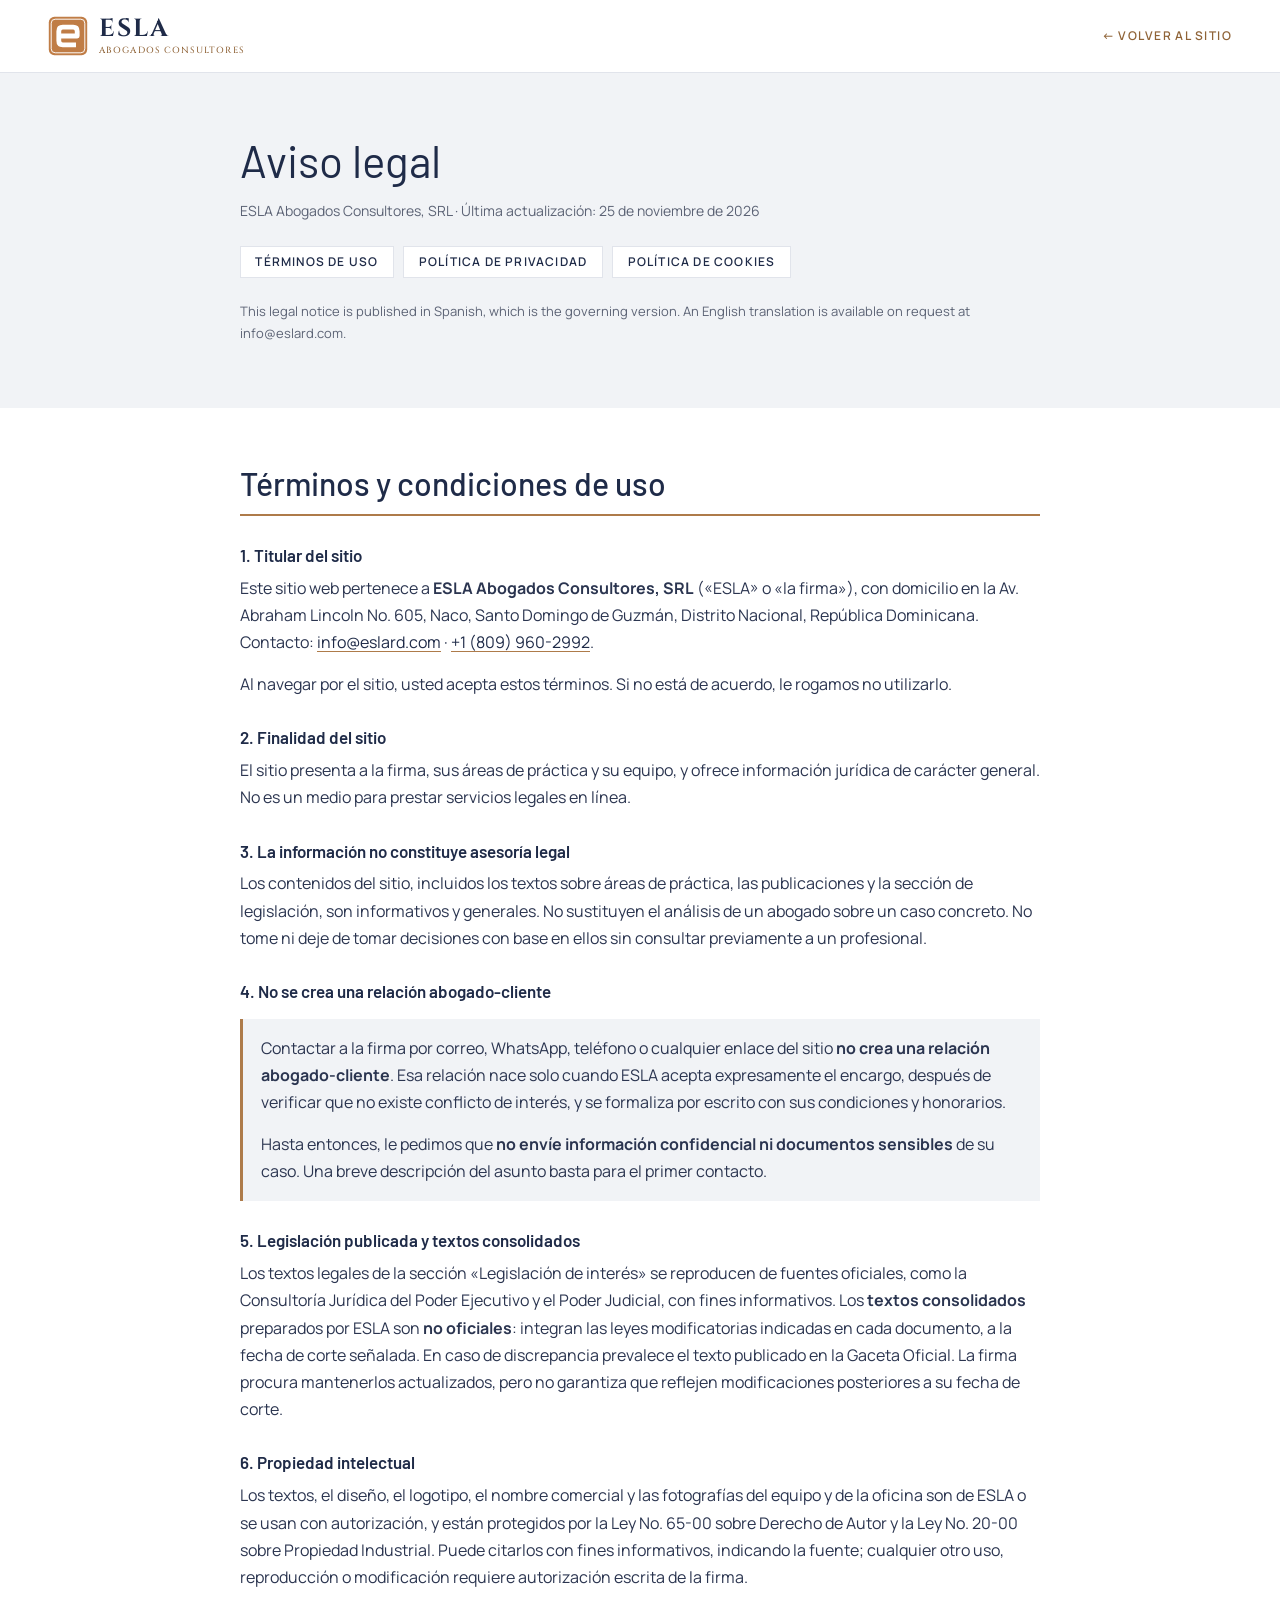
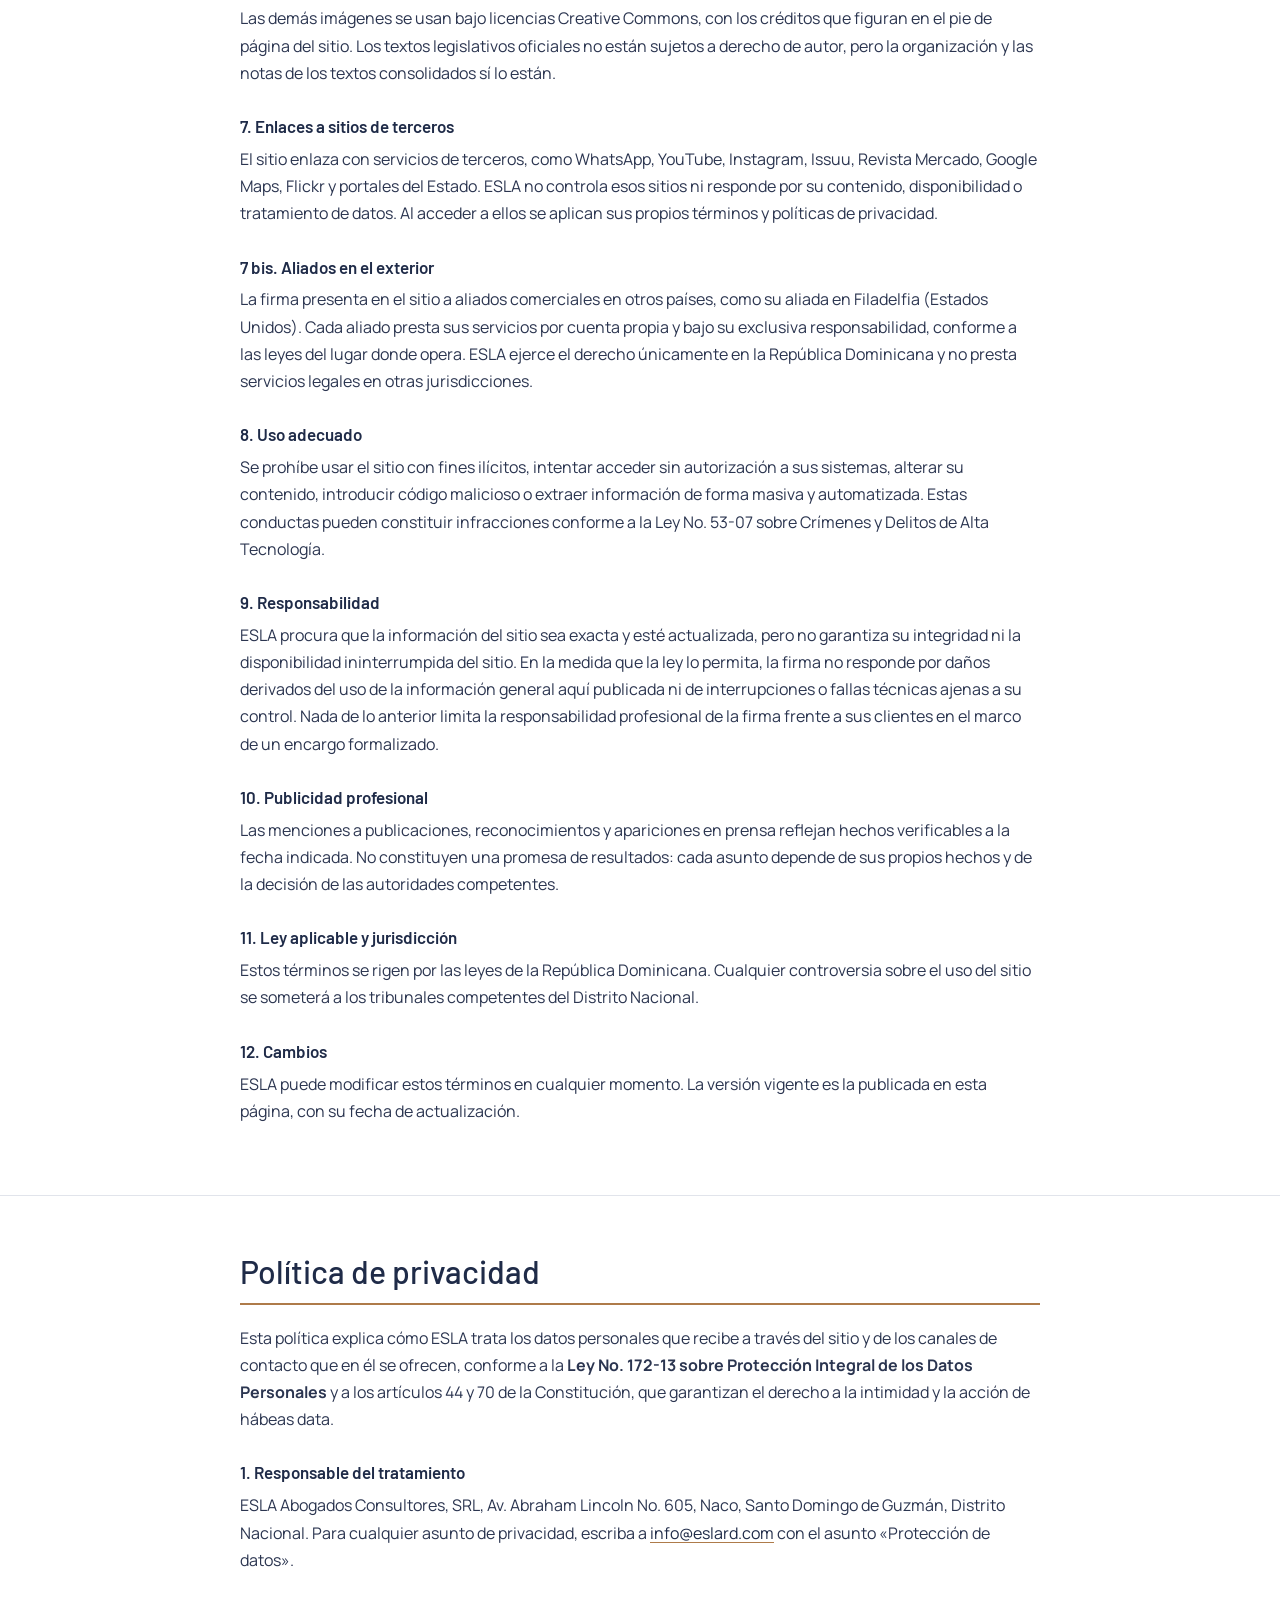
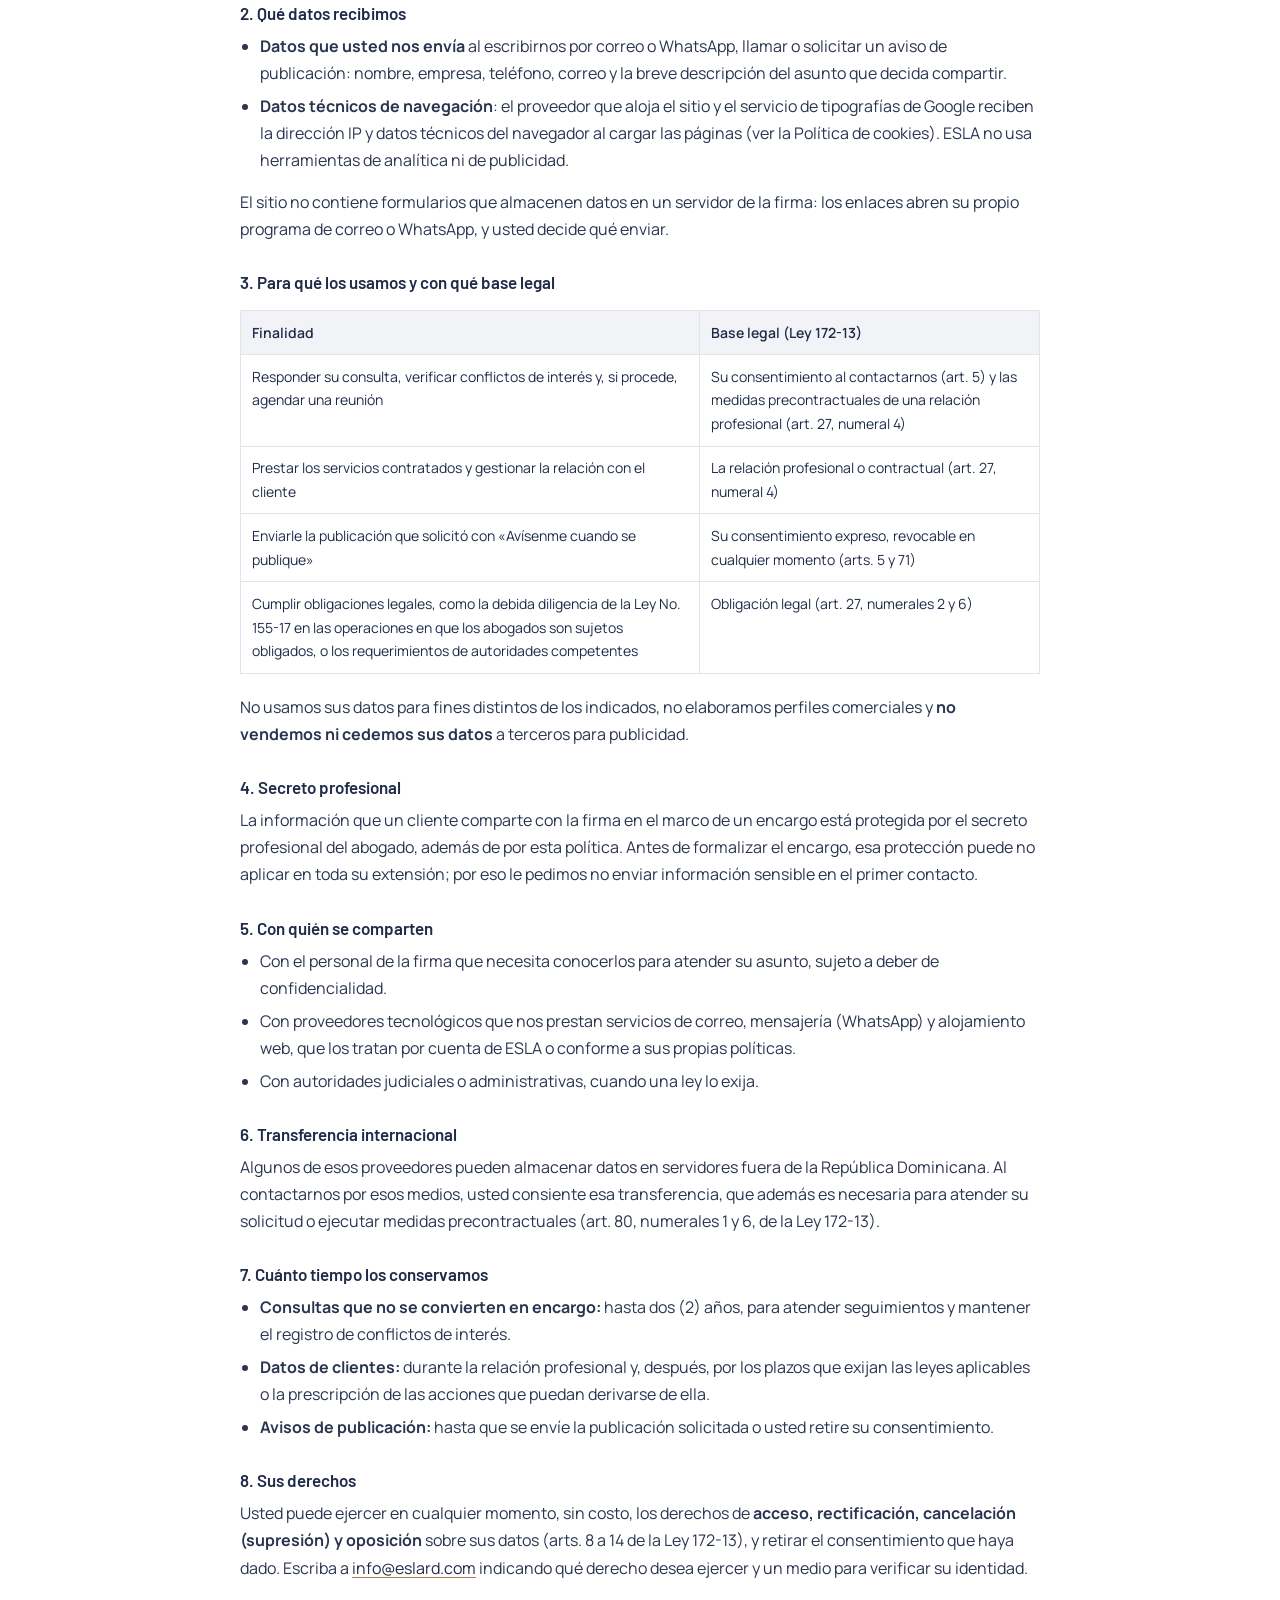
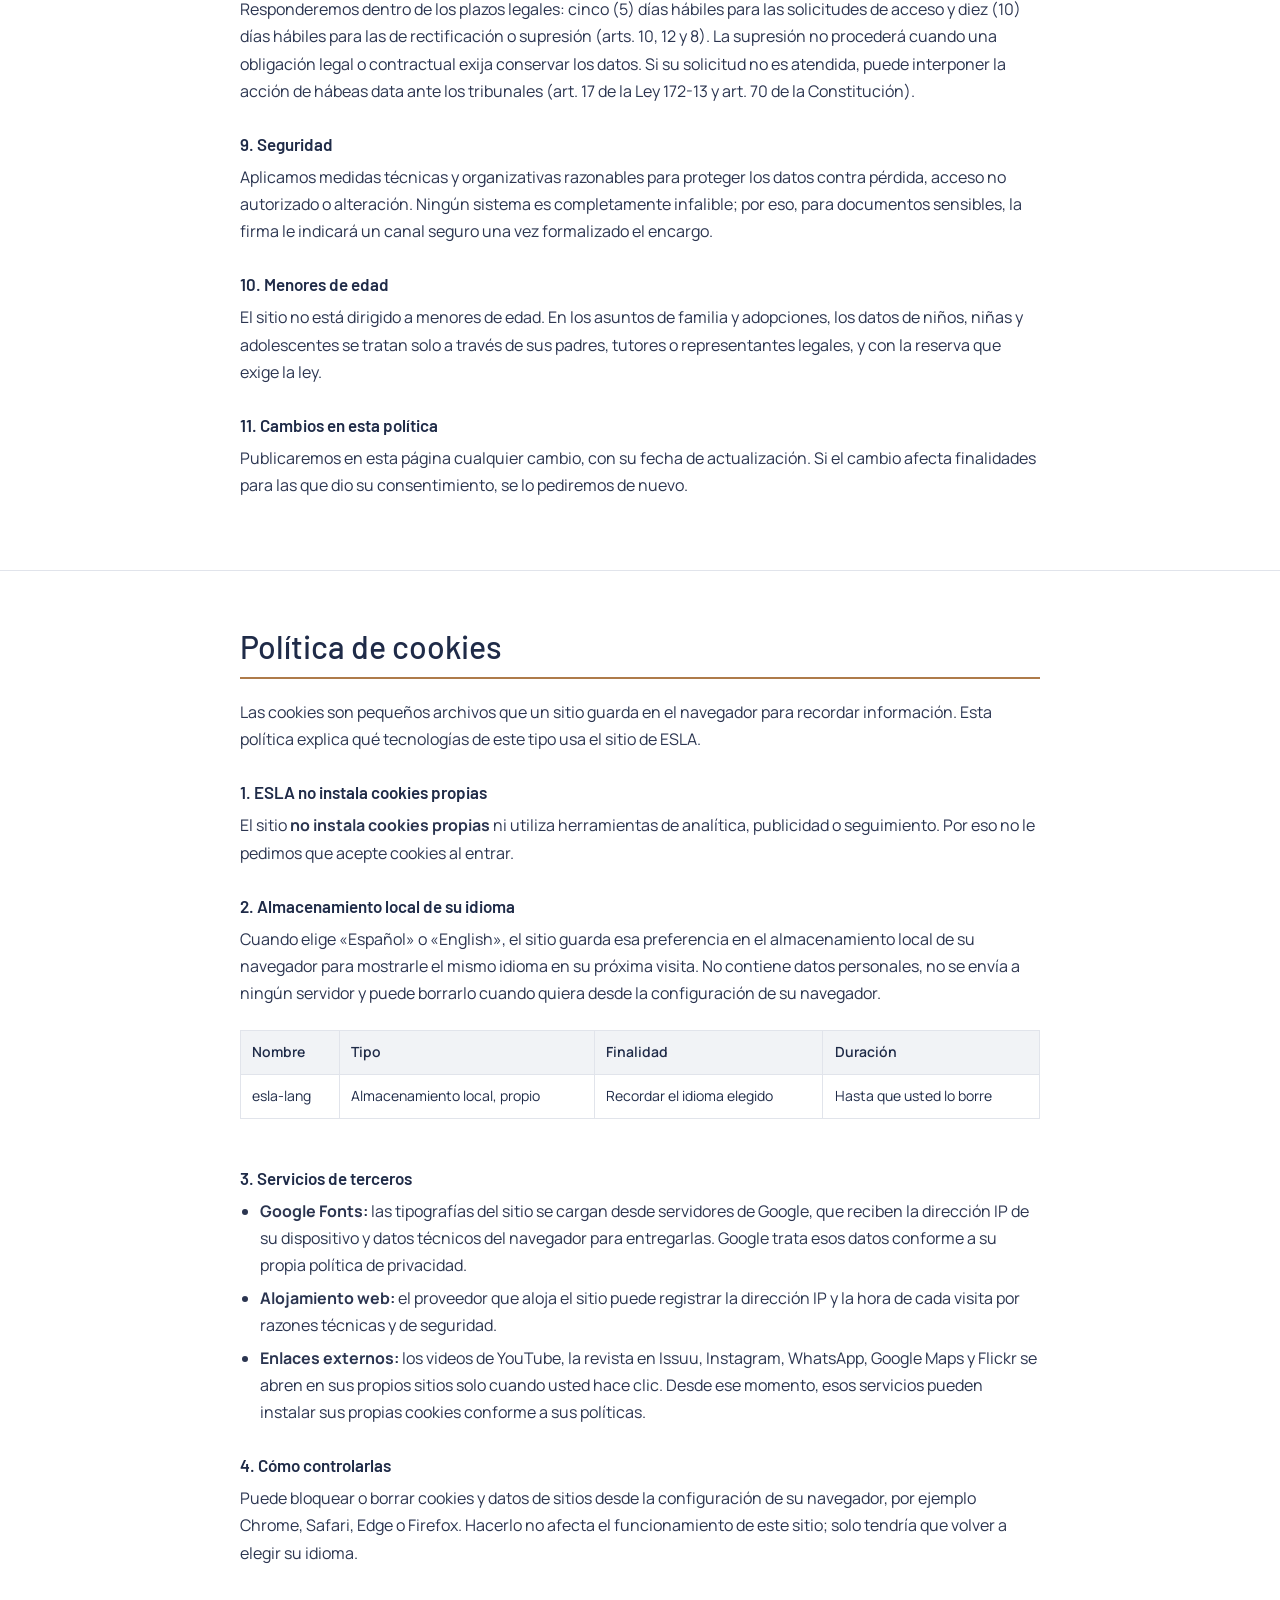
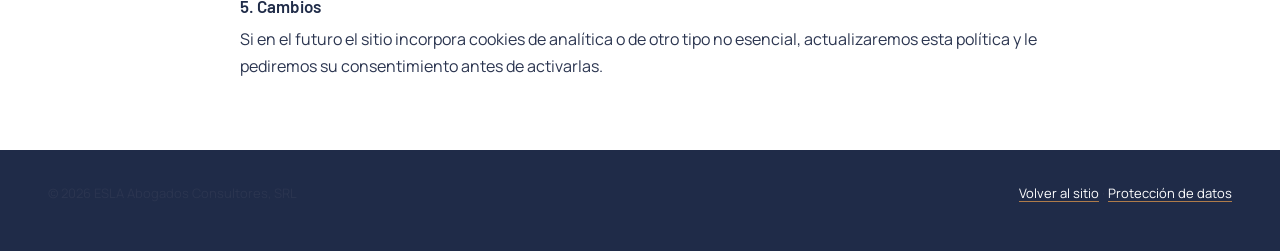
<file: legal.html>
<!doctype html>
<html lang="es">
<head>
<meta charset="utf-8">
<meta name="viewport" content="width=device-width, initial-scale=1, viewport-fit=cover">
<title>Aviso legal ESLA</title>
<meta name="description" content="Términos de uso, Política de privacidad y Política de cookies del sitio web de ESLA Abogados Consultores, SRL.">
<link rel="preconnect" href="https://fonts.googleapis.com">
<link rel="preconnect" href="https://fonts.gstatic.com" crossorigin>
<link rel="stylesheet" href="https://fonts.googleapis.com/css2?family=Barlow:wght@400;500;600&family=Cinzel:wght@500;700&family=Manrope:wght@400;500;600;700&display=swap">
<style>
:root {
  --navy: #1F2B48; --navy-deep: #151E33; --gold: #AE7B4A; --gold-text: #8F6337; --gold-soft: #D9B48C;
  --paper: #FFFFFF; --mist: #F1F3F6; --ink: #1F2B48; --muted: #5C6375; --line: #E1E4EB;
  --f-brand: "Cinzel", Georgia, serif; --f-head: "Barlow", "Helvetica Neue", Arial, sans-serif;
  --f-body: "Manrope", system-ui, -apple-system, "Segoe UI", Roboto, sans-serif;
  color-scheme: light;
}
*, *::before, *::after { box-sizing: border-box; }
html { scroll-behavior: smooth; scroll-padding-top: 5.5rem; }
@media (prefers-reduced-motion: reduce) { html { scroll-behavior: auto; } }
body { margin: 0; background: var(--paper); color: var(--ink); font: 400 1rem/1.7 var(--f-body); -webkit-font-smoothing: antialiased; }
a { color: var(--navy); text-underline-offset: 3px; text-decoration-color: var(--gold); }
a:focus-visible { outline: 2px solid var(--gold); outline-offset: 3px; }
.wrap { max-width: 52rem; margin-inline: auto; padding-left: max(16px, env(safe-area-inset-left, 0px)); padding-right: max(16px, env(safe-area-inset-right, 0px)); }
header { position: sticky; top: 0; z-index: 10; background: var(--paper); box-shadow: 0 1px 0 var(--line); }
header .wrap { display: flex; align-items: center; justify-content: space-between; gap: 1rem; min-height: 4.5rem; max-width: 76rem; }
.brand { display: flex; align-items: center; gap: 0.7rem; text-decoration: none; color: var(--navy); }
.brand svg { width: 2.5rem; height: 2.5rem; flex: none; }
.brand b { display: block; font: 700 1.55rem/1 var(--f-brand); letter-spacing: 0.08em; }
.brand span { display: block; font: 500 0.56rem/1 var(--f-brand); letter-spacing: 0.12em; text-transform: uppercase; color: var(--gold-text); margin-top: 0.3rem; white-space: nowrap; }
.back { font: 600 0.75rem/1 var(--f-body); letter-spacing: 0.12em; text-transform: uppercase; text-decoration: none; color: var(--gold-text); white-space: nowrap; }
.back:hover { color: var(--navy); }
.hero { background: var(--mist); padding-block: clamp(2.5rem, 6vw, 4rem); }
h1 { margin: 0; font: 400 clamp(2rem, 4vw, 2.75rem)/1.15 var(--f-head); }
.meta { margin: 0.75rem 0 0; color: var(--muted); font-size: 0.875rem; }
.toc { list-style: none; margin: 1.5rem 0 0; padding: 0; display: flex; flex-wrap: wrap; gap: 0.6rem; }
.toc a { display: inline-block; padding: 0.55rem 0.9rem; border: 1px solid var(--line); background: var(--paper); text-decoration: none; font: 600 0.75rem/1 var(--f-body); letter-spacing: 0.1em; text-transform: uppercase; }
.toc a:hover { border-color: var(--gold); color: var(--gold-text); }
.en-note { margin: 1rem 0 0; font-size: 0.8125rem; color: var(--muted); }
main section { padding-block: clamp(2.5rem, 5vw, 3.5rem); border-bottom: 1px solid var(--line); }
main section:last-of-type { border-bottom: 0; }
h2 { margin: 0 0 1.25rem; font: 500 clamp(1.625rem, 3vw, 2rem)/1.2 var(--f-head); color: var(--navy); padding-bottom: 0.75rem; border-bottom: 2px solid var(--gold); }
h3 { margin: 1.75rem 0 0.5rem; font: 600 1.0625rem/1.35 var(--f-head); color: var(--navy); }
p, li { color: #2B3550; }
p { margin: 0 0 0.9rem; }
ul, ol { margin: 0 0 0.9rem; padding-left: 1.25rem; }
li { margin-bottom: 0.35rem; }
.box { background: var(--mist); border-left: 3px solid var(--gold); padding: 1rem 1.15rem; margin: 1rem 0 1.25rem; }
.box p:last-child { margin-bottom: 0; }
table { width: 100%; border-collapse: collapse; margin: 0.5rem 0 1.25rem; font-size: 0.875rem; }
th, td { text-align: left; vertical-align: top; padding: 0.6rem 0.7rem; border: 1px solid var(--line); }
th { background: var(--mist); font-weight: 600; }
.table-scroll { overflow-x: auto; }
footer { background: var(--navy); color: #B4BBCB; font-size: 0.8125rem; }
footer .wrap { padding-block: 2rem; display: flex; flex-wrap: wrap; justify-content: space-between; gap: 0.75rem 2rem; max-width: 76rem; }
footer a { color: #FFFFFF; }
</style>
</head>
<body>
<svg width="0" height="0" style="position:absolute" aria-hidden="true" focusable="false">
  <symbol id="esla-mark" viewBox="0 0 100 100">
    <rect x="2" y="2" width="96" height="96" rx="14" fill="#C07D46"/>
    <rect x="8" y="8" width="84" height="84" rx="10" fill="none" stroke="#FFFFFF" stroke-width="2.4"/>
    <path d="M27 50 H73 V38 Q73 28 63 28 H37 Q27 28 27 38 V62 Q27 72 37 72 H70" fill="none" stroke="#FFFFFF" stroke-width="12" stroke-linejoin="round"/>
  </symbol>
</svg>

<header>
  <div class="wrap">
    <a class="brand" href="index.html" aria-label="ESLA Abogados Consultores, volver al inicio"><svg aria-hidden="true"><use href="#esla-mark"/></svg><div><b>ESLA</b><span>Abogados Consultores</span></div></a>
    <a class="back" href="index.html">← Volver al sitio</a>
  </div>
</header>

<div class="hero">
  <div class="wrap">
    <h1>Aviso legal</h1>
    <p class="meta">ESLA Abogados Consultores, SRL · Última actualización: 25 de noviembre de 2026</p>
    <ul class="toc">
      <li><a href="#terminos">Términos de uso</a></li>
      <li><a href="#privacidad">Política de privacidad</a></li>
      <li><a href="#cookies">Política de cookies</a></li>
    </ul>
    <p class="en-note" lang="en">This legal notice is published in Spanish, which is the governing version. An English translation is available on request at info@eslard.com.</p>
  </div>
</div>

<main>
<section id="terminos">
  <div class="wrap">
    <h2>Términos y condiciones de uso</h2>

    <h3>1. Titular del sitio</h3>
    <p>Este sitio web pertenece a <strong>ESLA Abogados Consultores, SRL</strong> («ESLA» o «la firma»), con domicilio en la Av. Abraham Lincoln No. 605, Naco, Santo Domingo de Guzmán, Distrito Nacional, República Dominicana. Contacto: <a href="mailto:info@eslard.com">info@eslard.com</a> · <a href="tel:+18099602992">+1 (809) 960-2992</a>.</p>
    <p>Al navegar por el sitio, usted acepta estos términos. Si no está de acuerdo, le rogamos no utilizarlo.</p>

    <h3>2. Finalidad del sitio</h3>
    <p>El sitio presenta a la firma, sus áreas de práctica y su equipo, y ofrece información jurídica de carácter general. No es un medio para prestar servicios legales en línea.</p>

    <h3>3. La información no constituye asesoría legal</h3>
    <p>Los contenidos del sitio, incluidos los textos sobre áreas de práctica, las publicaciones y la sección de legislación, son informativos y generales. No sustituyen el análisis de un abogado sobre un caso concreto. No tome ni deje de tomar decisiones con base en ellos sin consultar previamente a un profesional.</p>

    <h3>4. No se crea una relación abogado-cliente</h3>
    <div class="box">
      <p>Contactar a la firma por correo, WhatsApp, teléfono o cualquier enlace del sitio <strong>no crea una relación abogado-cliente</strong>. Esa relación nace solo cuando ESLA acepta expresamente el encargo, después de verificar que no existe conflicto de interés, y se formaliza por escrito con sus condiciones y honorarios.</p>
      <p>Hasta entonces, le pedimos que <strong>no envíe información confidencial ni documentos sensibles</strong> de su caso. Una breve descripción del asunto basta para el primer contacto.</p>
    </div>

    <h3>5. Legislación publicada y textos consolidados</h3>
    <p>Los textos legales de la sección «Legislación de interés» se reproducen de fuentes oficiales, como la Consultoría Jurídica del Poder Ejecutivo y el Poder Judicial, con fines informativos. Los <strong>textos consolidados</strong> preparados por ESLA son <strong>no oficiales</strong>: integran las leyes modificatorias indicadas en cada documento, a la fecha de corte señalada. En caso de discrepancia prevalece el texto publicado en la Gaceta Oficial. La firma procura mantenerlos actualizados, pero no garantiza que reflejen modificaciones posteriores a su fecha de corte.</p>

    <h3>6. Propiedad intelectual</h3>
    <p>Los textos, el diseño, el logotipo, el nombre comercial y las fotografías del equipo y de la oficina son de ESLA o se usan con autorización, y están protegidos por la Ley No. 65-00 sobre Derecho de Autor y la Ley No. 20-00 sobre Propiedad Industrial. Puede citarlos con fines informativos, indicando la fuente; cualquier otro uso, reproducción o modificación requiere autorización escrita de la firma.</p>
    <p>Las demás imágenes se usan bajo licencias Creative Commons, con los créditos que figuran en el pie de página del sitio. Los textos legislativos oficiales no están sujetos a derecho de autor, pero la organización y las notas de los textos consolidados sí lo están.</p>

    <h3>7. Enlaces a sitios de terceros</h3>
    <p>El sitio enlaza con servicios de terceros, como WhatsApp, YouTube, Instagram, Issuu, Revista Mercado, Google Maps, Flickr y portales del Estado. ESLA no controla esos sitios ni responde por su contenido, disponibilidad o tratamiento de datos. Al acceder a ellos se aplican sus propios términos y políticas de privacidad.</p>

    <h3>7 bis. Aliados en el exterior</h3>
    <p>La firma presenta en el sitio a aliados comerciales en otros países, como su aliada en Filadelfia (Estados Unidos). Cada aliado presta sus servicios por cuenta propia y bajo su exclusiva responsabilidad, conforme a las leyes del lugar donde opera. ESLA ejerce el derecho únicamente en la República Dominicana y no presta servicios legales en otras jurisdicciones.</p>

    <h3>8. Uso adecuado</h3>
    <p>Se prohíbe usar el sitio con fines ilícitos, intentar acceder sin autorización a sus sistemas, alterar su contenido, introducir código malicioso o extraer información de forma masiva y automatizada. Estas conductas pueden constituir infracciones conforme a la Ley No. 53-07 sobre Crímenes y Delitos de Alta Tecnología.</p>

    <h3>9. Responsabilidad</h3>
    <p>ESLA procura que la información del sitio sea exacta y esté actualizada, pero no garantiza su integridad ni la disponibilidad ininterrumpida del sitio. En la medida que la ley lo permita, la firma no responde por daños derivados del uso de la información general aquí publicada ni de interrupciones o fallas técnicas ajenas a su control. Nada de lo anterior limita la responsabilidad profesional de la firma frente a sus clientes en el marco de un encargo formalizado.</p>

    <h3>10. Publicidad profesional</h3>
    <p>Las menciones a publicaciones, reconocimientos y apariciones en prensa reflejan hechos verificables a la fecha indicada. No constituyen una promesa de resultados: cada asunto depende de sus propios hechos y de la decisión de las autoridades competentes.</p>

    <h3>11. Ley aplicable y jurisdicción</h3>
    <p>Estos términos se rigen por las leyes de la República Dominicana. Cualquier controversia sobre el uso del sitio se someterá a los tribunales competentes del Distrito Nacional.</p>

    <h3>12. Cambios</h3>
    <p>ESLA puede modificar estos términos en cualquier momento. La versión vigente es la publicada en esta página, con su fecha de actualización.</p>
  </div>
</section>

<section id="privacidad">
  <div class="wrap">
    <h2>Política de privacidad</h2>
    <p>Esta política explica cómo ESLA trata los datos personales que recibe a través del sitio y de los canales de contacto que en él se ofrecen, conforme a la <strong>Ley No. 172-13 sobre Protección Integral de los Datos Personales</strong> y a los artículos 44 y 70 de la Constitución, que garantizan el derecho a la intimidad y la acción de hábeas data.</p>

    <h3>1. Responsable del tratamiento</h3>
    <p>ESLA Abogados Consultores, SRL, Av. Abraham Lincoln No. 605, Naco, Santo Domingo de Guzmán, Distrito Nacional. Para cualquier asunto de privacidad, escriba a <a href="mailto:info@eslard.com?subject=Protecci%C3%B3n%20de%20datos">info@eslard.com</a> con el asunto «Protección de datos».</p>

    <h3>2. Qué datos recibimos</h3>
    <ul>
      <li><strong>Datos que usted nos envía</strong> al escribirnos por correo o WhatsApp, llamar o solicitar un aviso de publicación: nombre, empresa, teléfono, correo y la breve descripción del asunto que decida compartir.</li>
      <li><strong>Datos técnicos de navegación</strong>: el proveedor que aloja el sitio y el servicio de tipografías de Google reciben la dirección IP y datos técnicos del navegador al cargar las páginas (ver la Política de cookies). ESLA no usa herramientas de analítica ni de publicidad.</li>
    </ul>
    <p>El sitio no contiene formularios que almacenen datos en un servidor de la firma: los enlaces abren su propio programa de correo o WhatsApp, y usted decide qué enviar.</p>

    <h3>3. Para qué los usamos y con qué base legal</h3>
    <div class="table-scroll">
    <table>
      <tr><th>Finalidad</th><th>Base legal (Ley 172-13)</th></tr>
      <tr><td>Responder su consulta, verificar conflictos de interés y, si procede, agendar una reunión</td><td>Su consentimiento al contactarnos (art. 5) y las medidas precontractuales de una relación profesional (art. 27, numeral 4)</td></tr>
      <tr><td>Prestar los servicios contratados y gestionar la relación con el cliente</td><td>La relación profesional o contractual (art. 27, numeral 4)</td></tr>
      <tr><td>Enviarle la publicación que solicitó con «Avísenme cuando se publique»</td><td>Su consentimiento expreso, revocable en cualquier momento (arts. 5 y 71)</td></tr>
      <tr><td>Cumplir obligaciones legales, como la debida diligencia de la Ley No. 155-17 en las operaciones en que los abogados son sujetos obligados, o los requerimientos de autoridades competentes</td><td>Obligación legal (art. 27, numerales 2 y 6)</td></tr>
    </table>
    </div>
    <p>No usamos sus datos para fines distintos de los indicados, no elaboramos perfiles comerciales y <strong>no vendemos ni cedemos sus datos</strong> a terceros para publicidad.</p>

    <h3>4. Secreto profesional</h3>
    <p>La información que un cliente comparte con la firma en el marco de un encargo está protegida por el secreto profesional del abogado, además de por esta política. Antes de formalizar el encargo, esa protección puede no aplicar en toda su extensión; por eso le pedimos no enviar información sensible en el primer contacto.</p>

    <h3>5. Con quién se comparten</h3>
    <ul>
      <li>Con el personal de la firma que necesita conocerlos para atender su asunto, sujeto a deber de confidencialidad.</li>
      <li>Con proveedores tecnológicos que nos prestan servicios de correo, mensajería (WhatsApp) y alojamiento web, que los tratan por cuenta de ESLA o conforme a sus propias políticas.</li>
      <li>Con autoridades judiciales o administrativas, cuando una ley lo exija.</li>
    </ul>

    <h3>6. Transferencia internacional</h3>
    <p>Algunos de esos proveedores pueden almacenar datos en servidores fuera de la República Dominicana. Al contactarnos por esos medios, usted consiente esa transferencia, que además es necesaria para atender su solicitud o ejecutar medidas precontractuales (art. 80, numerales 1 y 6, de la Ley 172-13).</p>

    <h3>7. Cuánto tiempo los conservamos</h3>
    <ul>
      <li><strong>Consultas que no se convierten en encargo:</strong> hasta dos (2) años, para atender seguimientos y mantener el registro de conflictos de interés.</li>
      <li><strong>Datos de clientes:</strong> durante la relación profesional y, después, por los plazos que exijan las leyes aplicables o la prescripción de las acciones que puedan derivarse de ella.</li>
      <li><strong>Avisos de publicación:</strong> hasta que se envíe la publicación solicitada o usted retire su consentimiento.</li>
    </ul>

    <h3>8. Sus derechos</h3>
    <p>Usted puede ejercer en cualquier momento, sin costo, los derechos de <strong>acceso, rectificación, cancelación (supresión) y oposición</strong> sobre sus datos (arts. 8 a 14 de la Ley 172-13), y retirar el consentimiento que haya dado. Escriba a <a href="mailto:info@eslard.com?subject=Protecci%C3%B3n%20de%20datos">info@eslard.com</a> indicando qué derecho desea ejercer y un medio para verificar su identidad.</p>
    <p>Responderemos dentro de los plazos legales: cinco (5) días hábiles para las solicitudes de acceso y diez (10) días hábiles para las de rectificación o supresión (arts. 10, 12 y 8). La supresión no procederá cuando una obligación legal o contractual exija conservar los datos. Si su solicitud no es atendida, puede interponer la acción de hábeas data ante los tribunales (art. 17 de la Ley 172-13 y art. 70 de la Constitución).</p>

    <h3>9. Seguridad</h3>
    <p>Aplicamos medidas técnicas y organizativas razonables para proteger los datos contra pérdida, acceso no autorizado o alteración. Ningún sistema es completamente infalible; por eso, para documentos sensibles, la firma le indicará un canal seguro una vez formalizado el encargo.</p>

    <h3>10. Menores de edad</h3>
    <p>El sitio no está dirigido a menores de edad. En los asuntos de familia y adopciones, los datos de niños, niñas y adolescentes se tratan solo a través de sus padres, tutores o representantes legales, y con la reserva que exige la ley.</p>

    <h3>11. Cambios en esta política</h3>
    <p>Publicaremos en esta página cualquier cambio, con su fecha de actualización. Si el cambio afecta finalidades para las que dio su consentimiento, se lo pediremos de nuevo.</p>
  </div>
</section>

<section id="cookies">
  <div class="wrap">
    <h2>Política de cookies</h2>
    <p>Las cookies son pequeños archivos que un sitio guarda en el navegador para recordar información. Esta política explica qué tecnologías de este tipo usa el sitio de ESLA.</p>

    <h3>1. ESLA no instala cookies propias</h3>
    <p>El sitio <strong>no instala cookies propias</strong> ni utiliza herramientas de analítica, publicidad o seguimiento. Por eso no le pedimos que acepte cookies al entrar.</p>

    <h3>2. Almacenamiento local de su idioma</h3>
    <p>Cuando elige «Español» o «English», el sitio guarda esa preferencia en el almacenamiento local de su navegador para mostrarle el mismo idioma en su próxima visita. No contiene datos personales, no se envía a ningún servidor y puede borrarlo cuando quiera desde la configuración de su navegador.</p>
    <div class="table-scroll">
    <table>
      <tr><th>Nombre</th><th>Tipo</th><th>Finalidad</th><th>Duración</th></tr>
      <tr><td>esla-lang</td><td>Almacenamiento local, propio</td><td>Recordar el idioma elegido</td><td>Hasta que usted lo borre</td></tr>
    </table>
    </div>

    <h3>3. Servicios de terceros</h3>
    <ul>
      <li><strong>Google Fonts:</strong> las tipografías del sitio se cargan desde servidores de Google, que reciben la dirección IP de su dispositivo y datos técnicos del navegador para entregarlas. Google trata esos datos conforme a su propia política de privacidad.</li>
      <li><strong>Alojamiento web:</strong> el proveedor que aloja el sitio puede registrar la dirección IP y la hora de cada visita por razones técnicas y de seguridad.</li>
      <li><strong>Enlaces externos:</strong> los videos de YouTube, la revista en Issuu, Instagram, WhatsApp, Google Maps y Flickr se abren en sus propios sitios solo cuando usted hace clic. Desde ese momento, esos servicios pueden instalar sus propias cookies conforme a sus políticas.</li>
    </ul>

    <h3>4. Cómo controlarlas</h3>
    <p>Puede bloquear o borrar cookies y datos de sitios desde la configuración de su navegador, por ejemplo Chrome, Safari, Edge o Firefox. Hacerlo no afecta el funcionamiento de este sitio; solo tendría que volver a elegir su idioma.</p>

    <h3>5. Cambios</h3>
    <p>Si en el futuro el sitio incorpora cookies de analítica o de otro tipo no esencial, actualizaremos esta política y le pediremos su consentimiento antes de activarlas.</p>
  </div>
</section>
</main>

<footer>
  <div class="wrap">
    <p>© <span id="yr">2026</span> ESLA Abogados Consultores, SRL</p>
    <p><a href="index.html">Volver al sitio</a> · <a href="mailto:info@eslard.com?subject=Protecci%C3%B3n%20de%20datos">Protección de datos</a></p>
  </div>
</footer>
<script>document.getElementById('yr').textContent = String(new Date().getFullYear());</script>
</body>
</html>
</file>
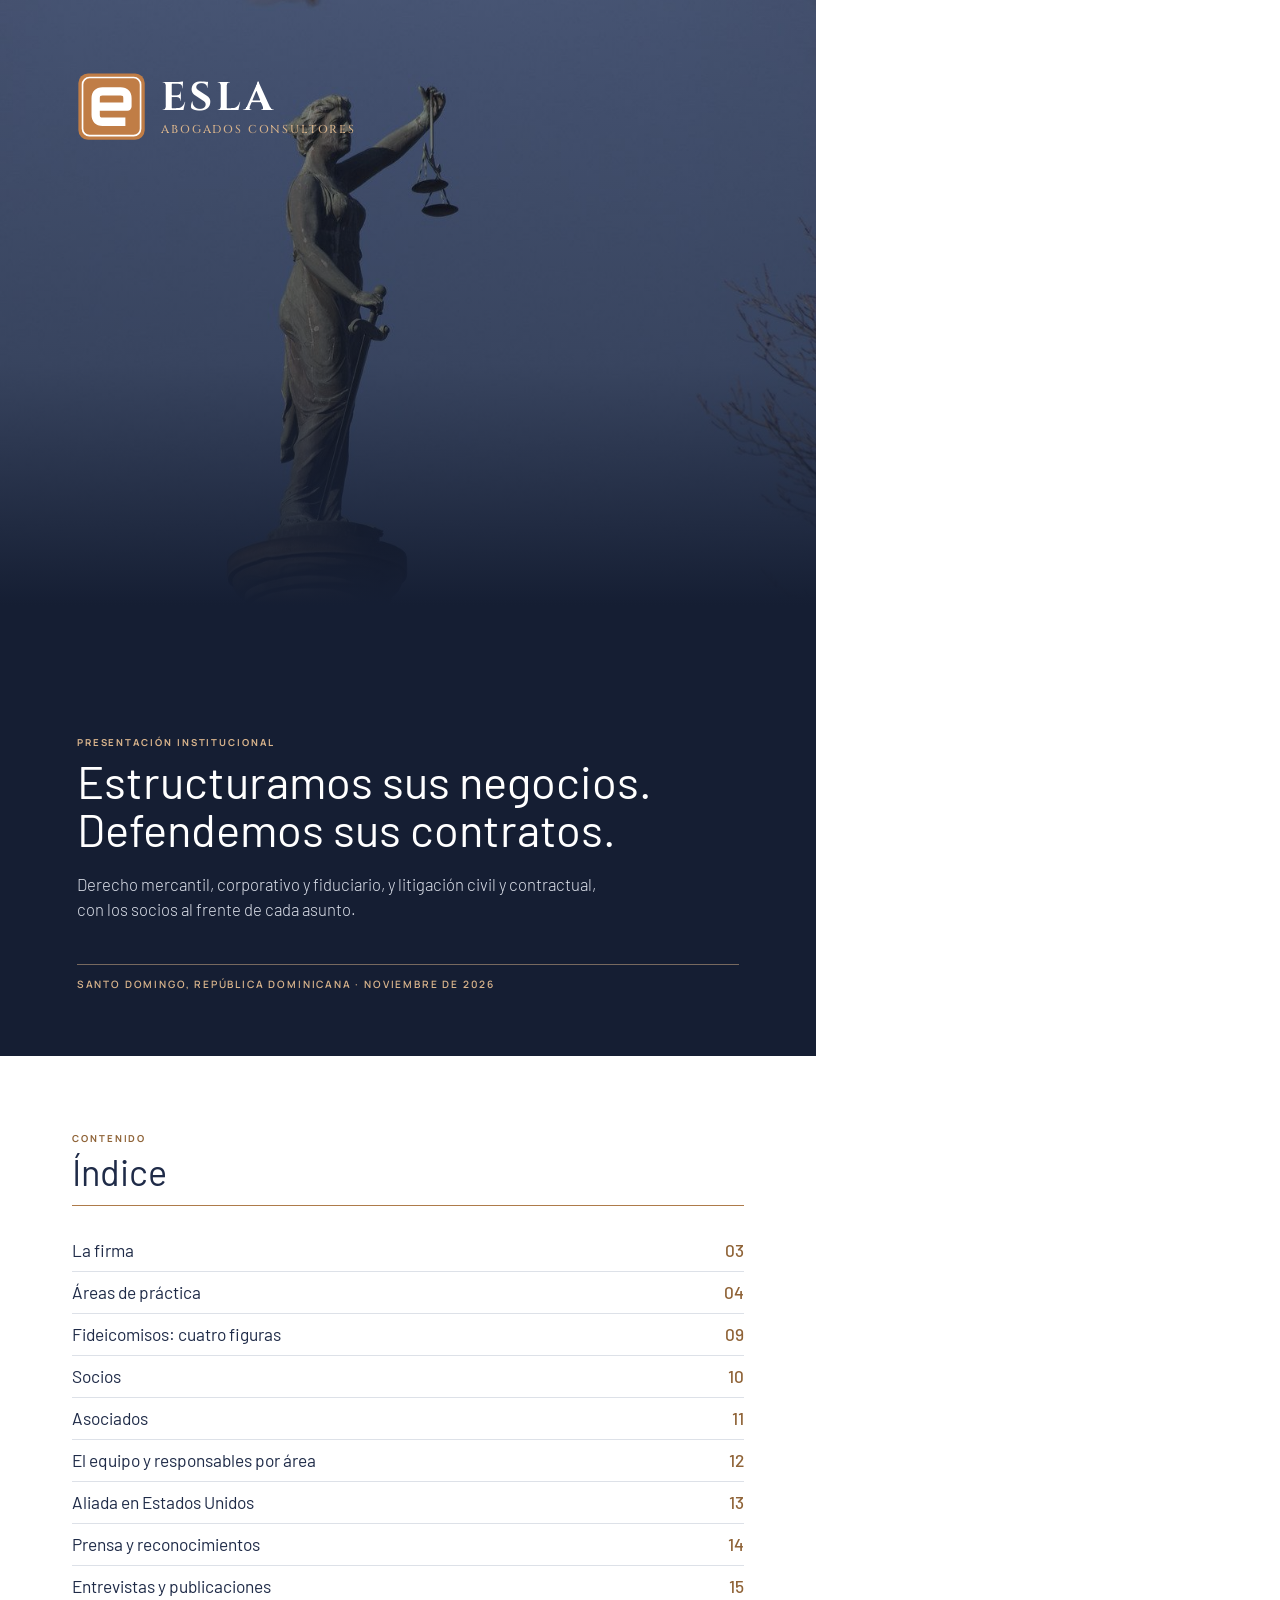
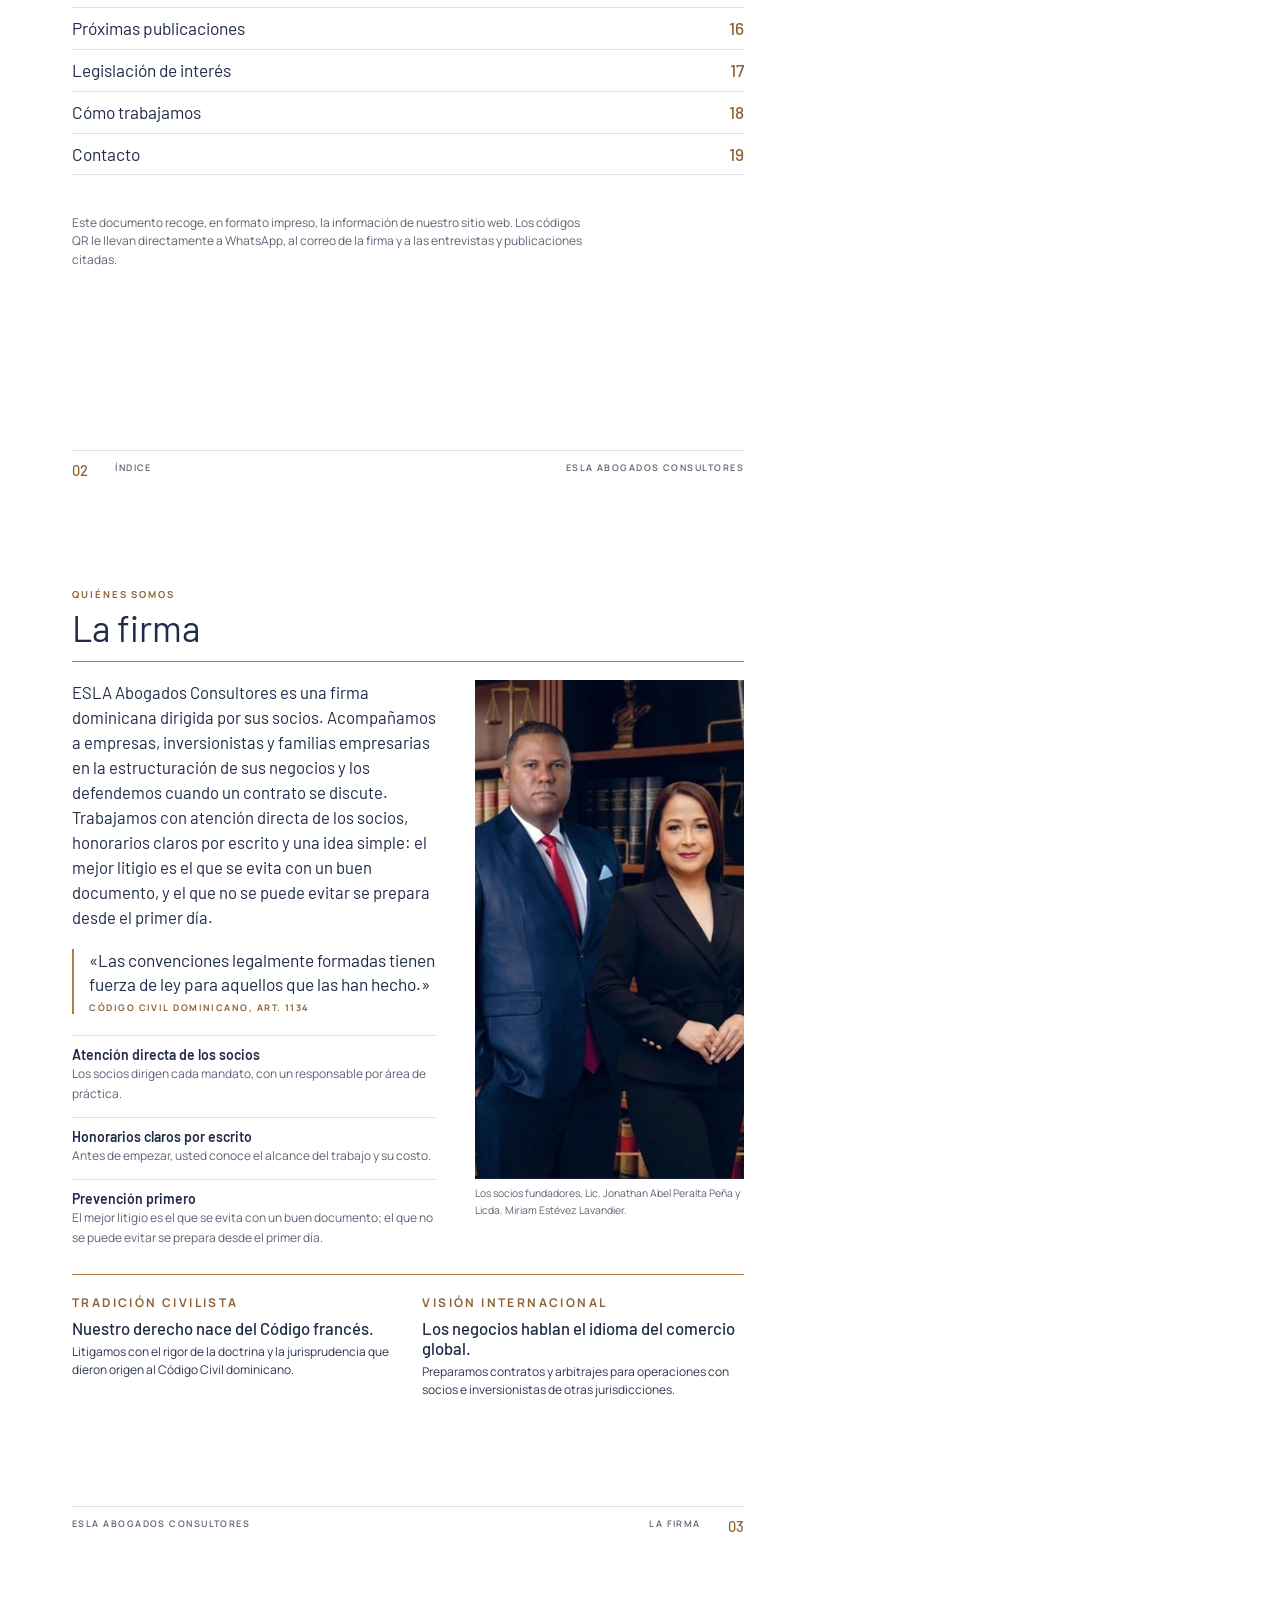
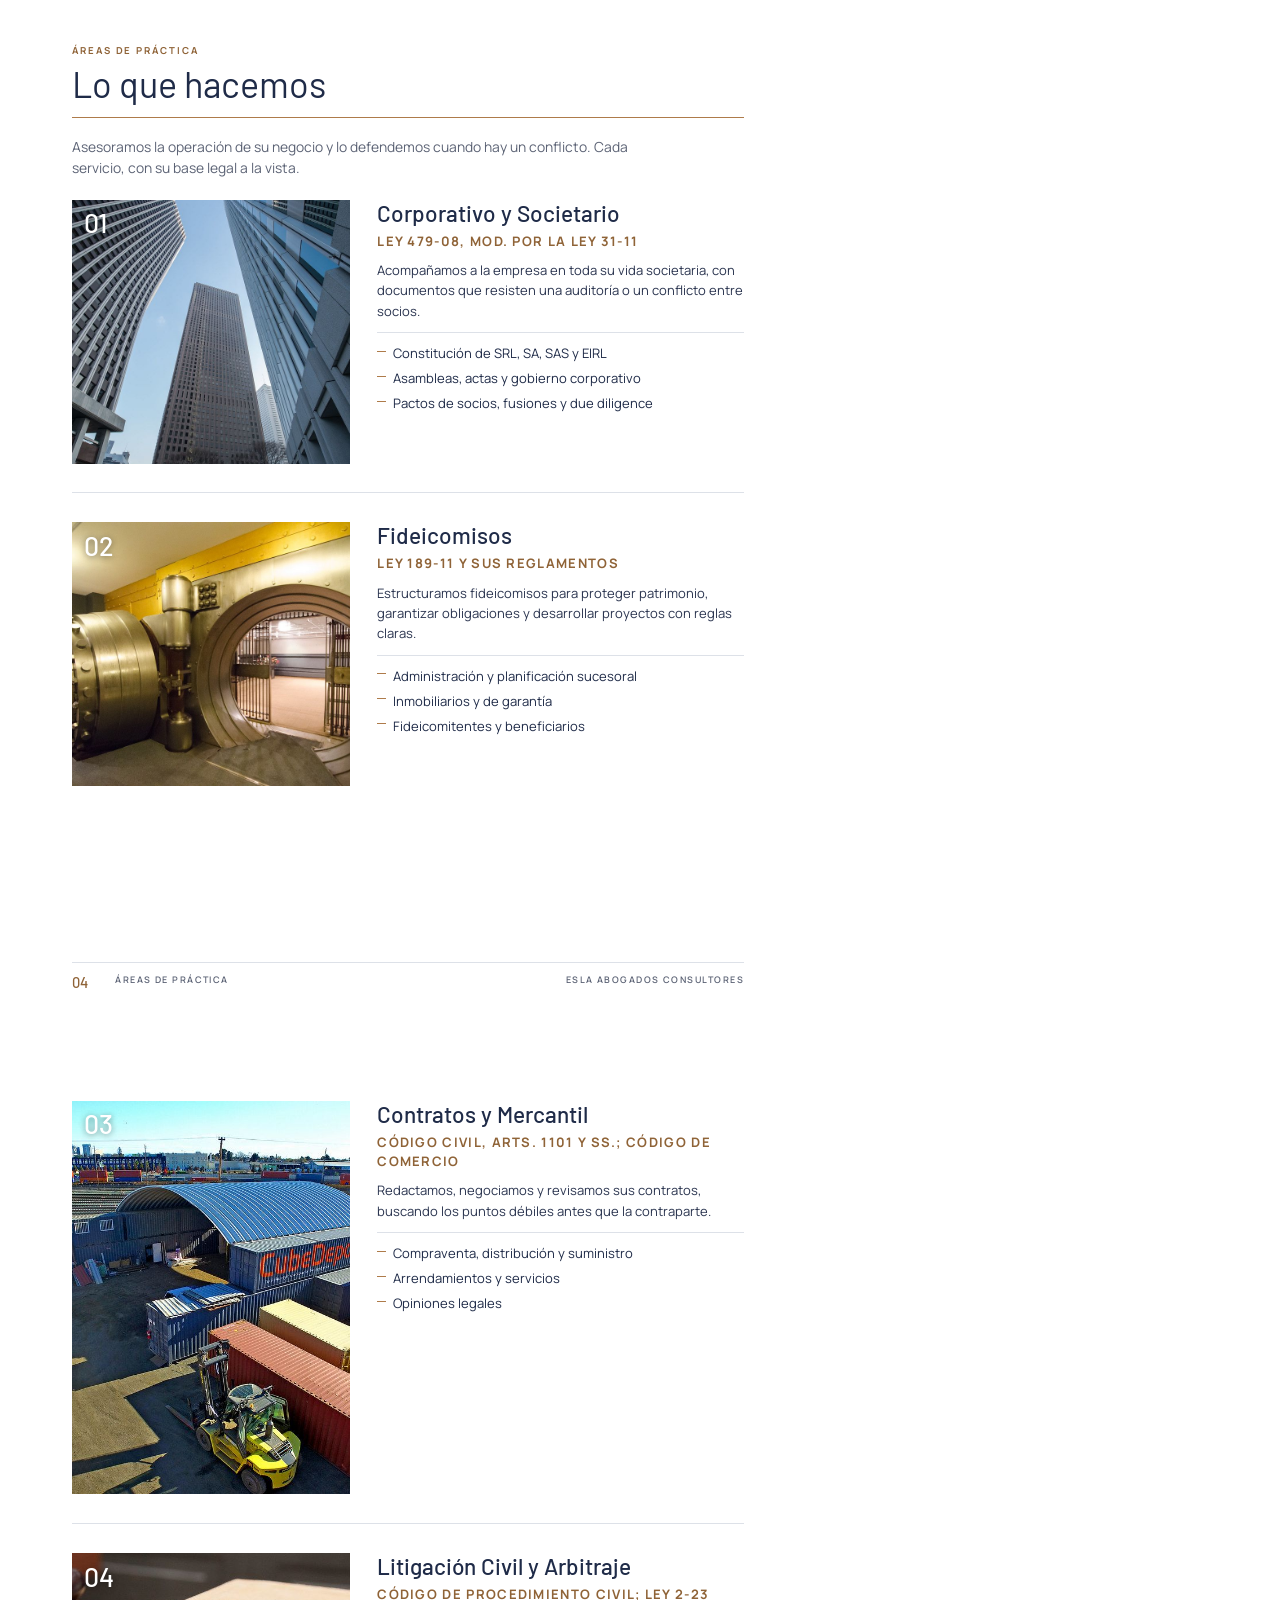
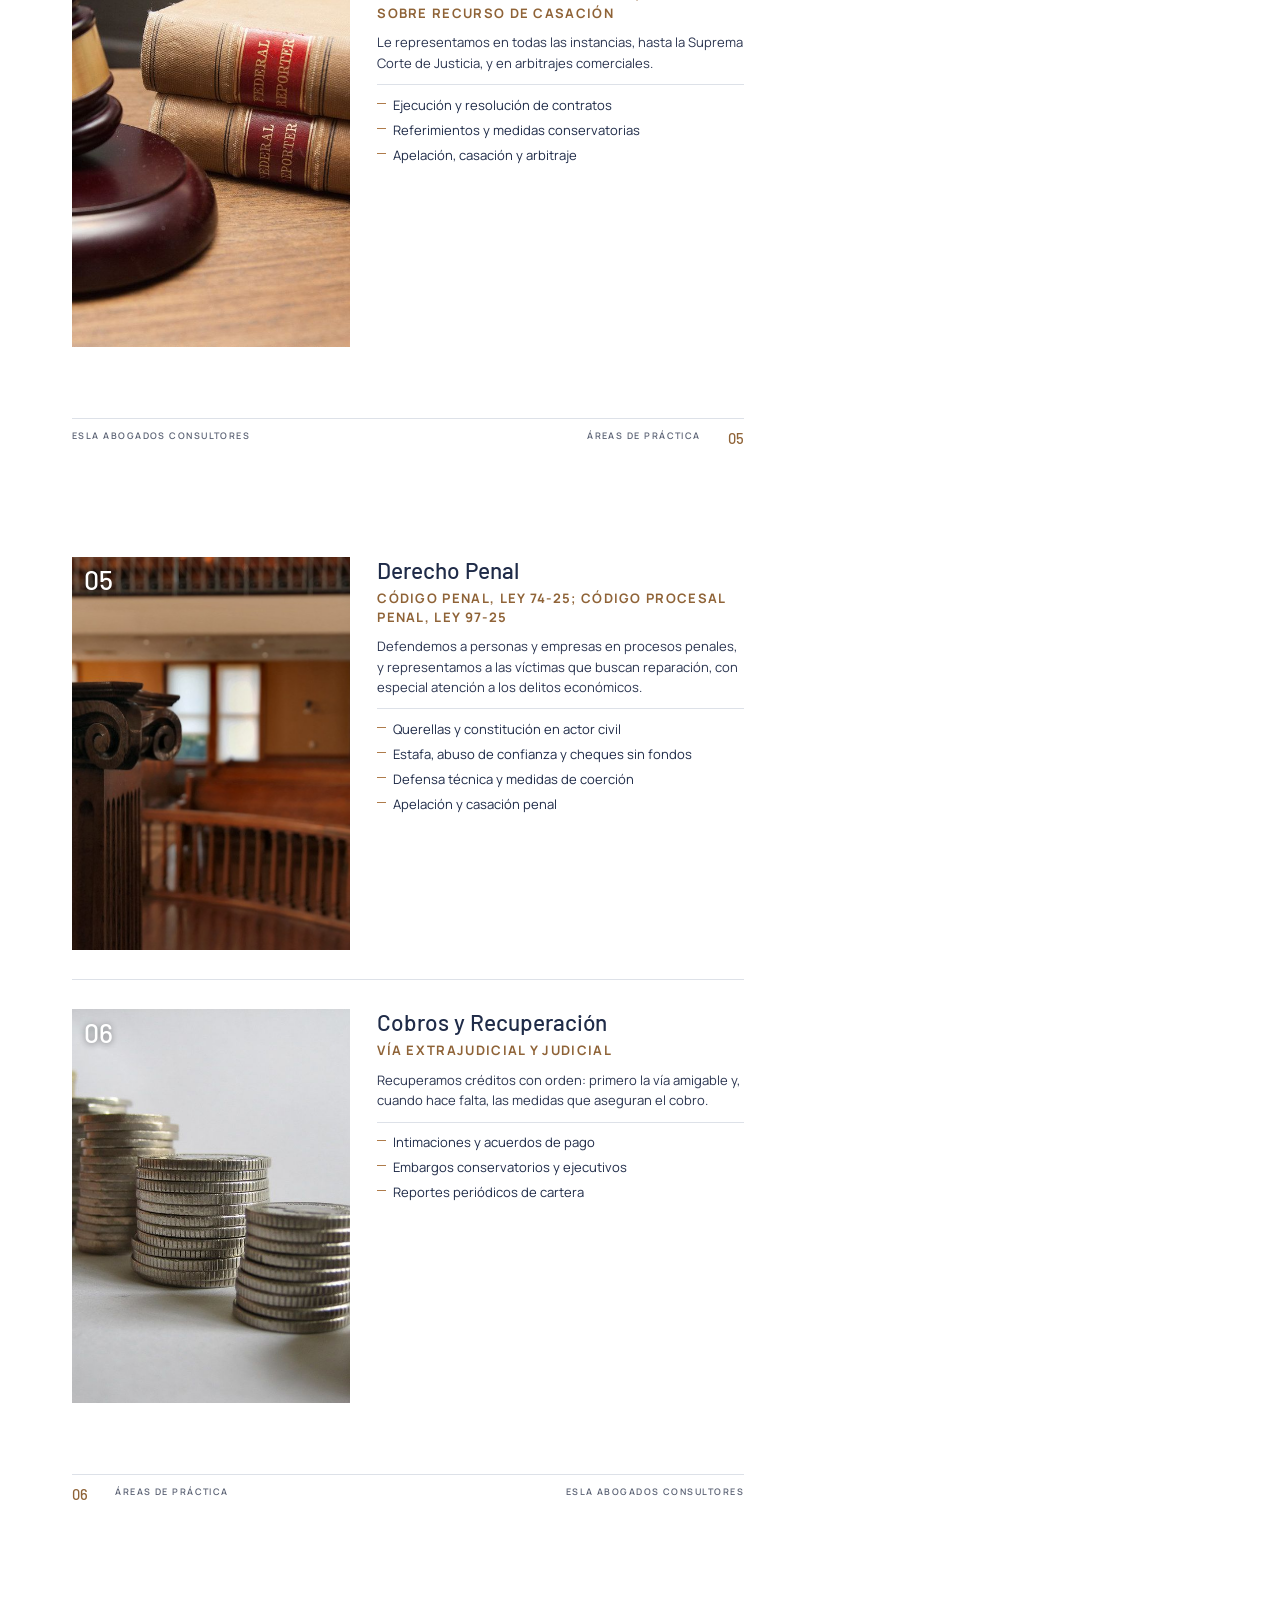
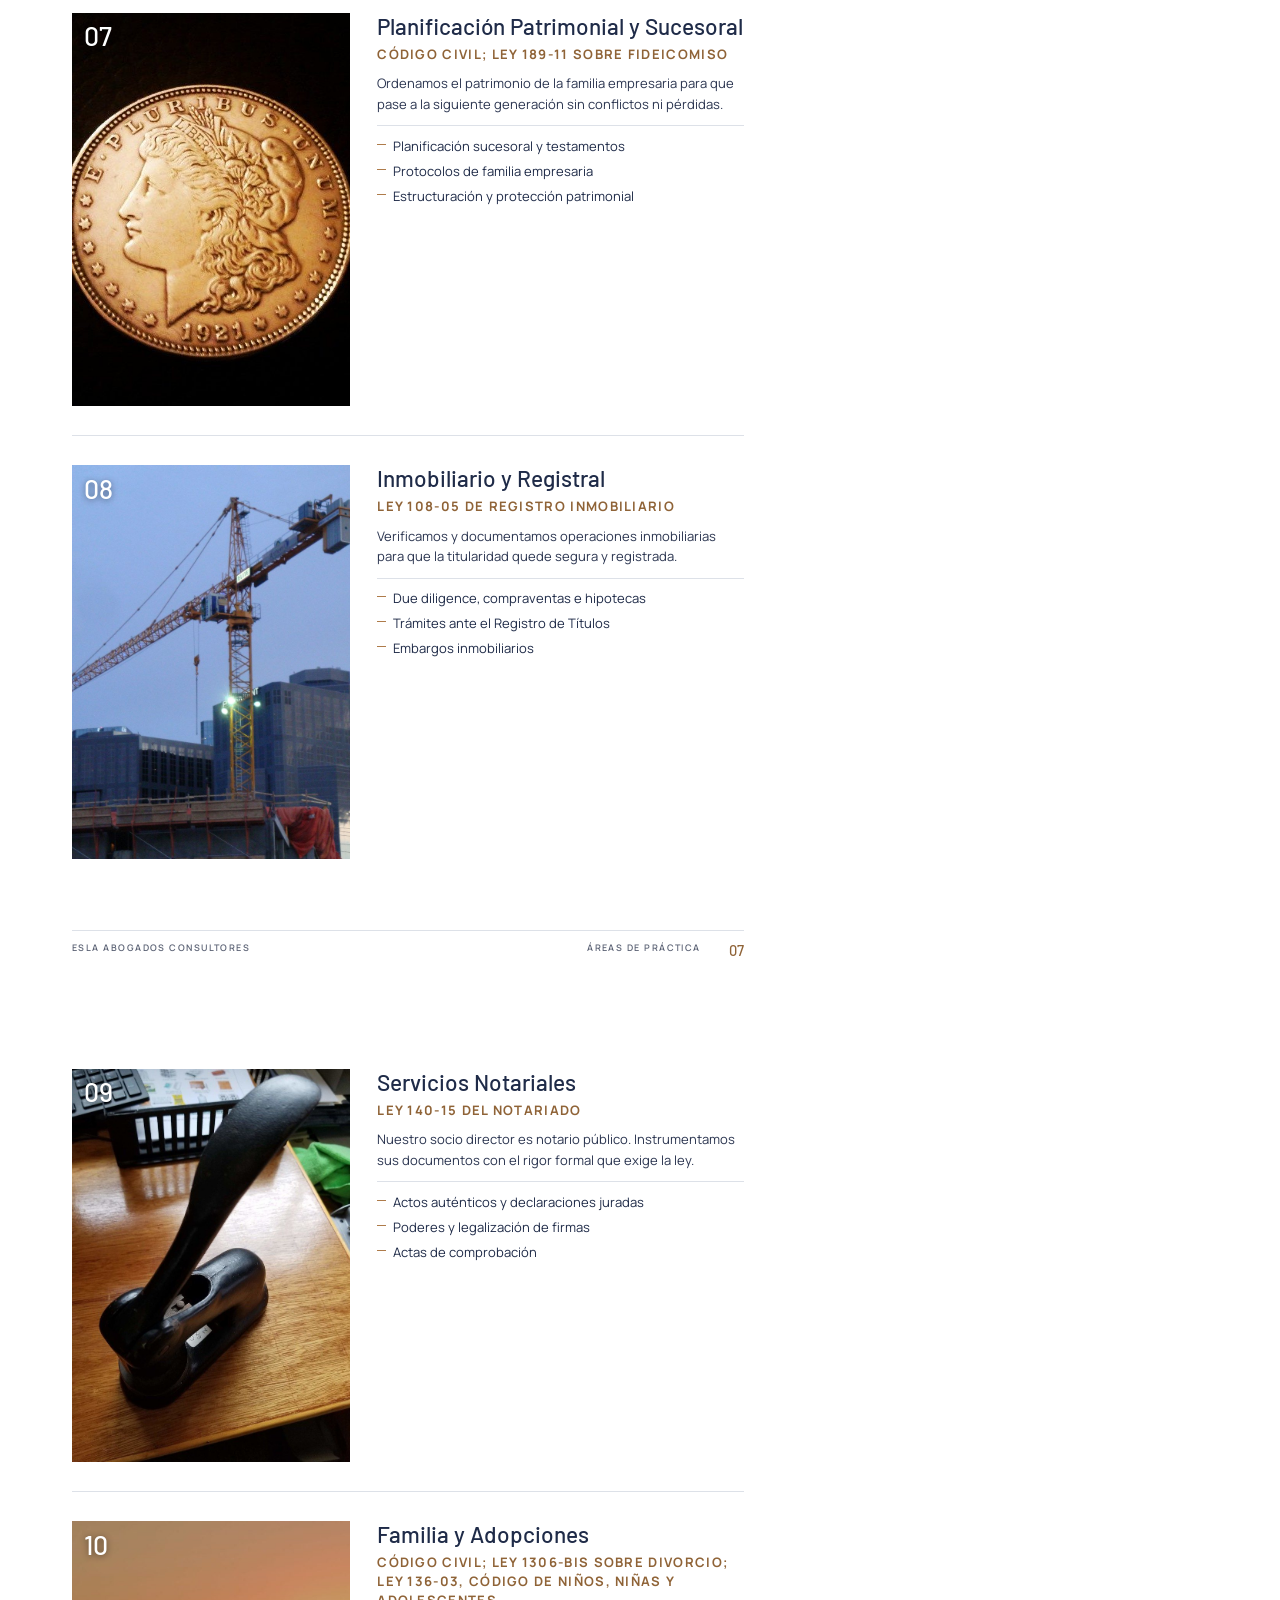
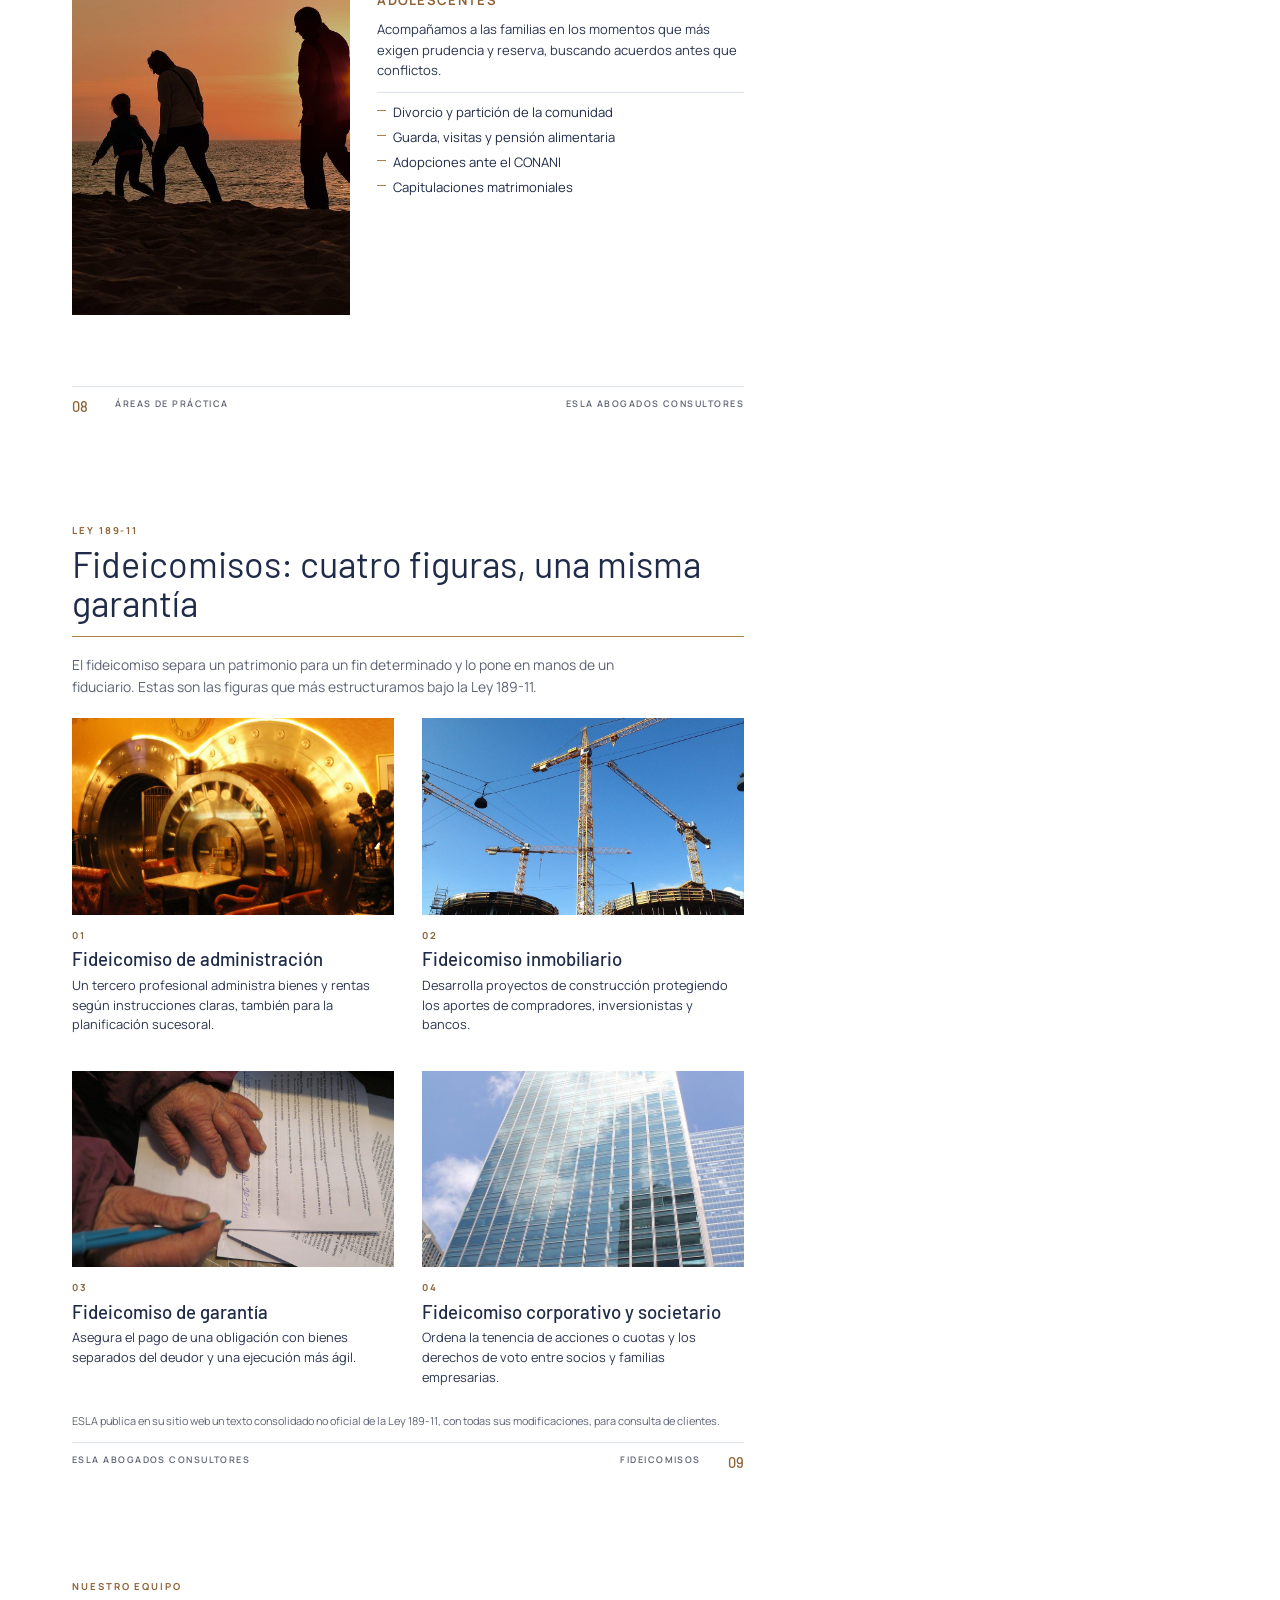
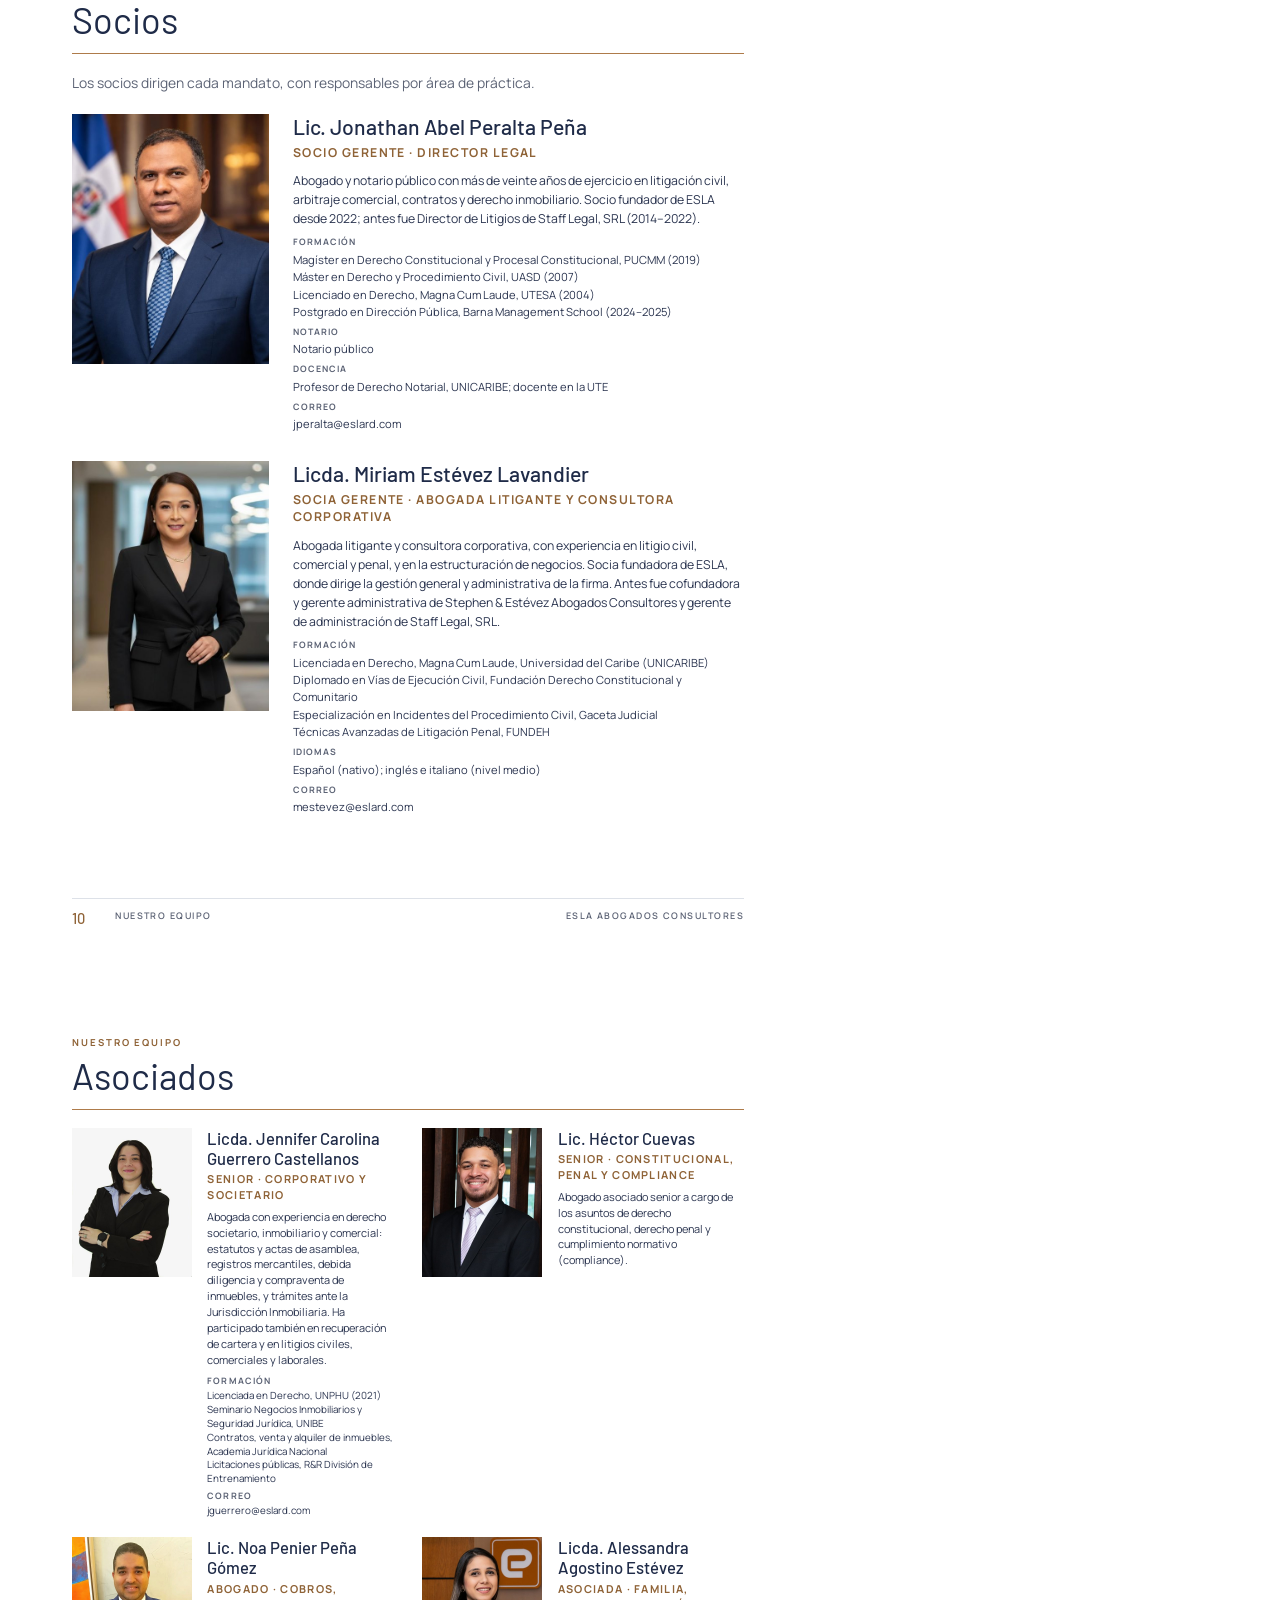
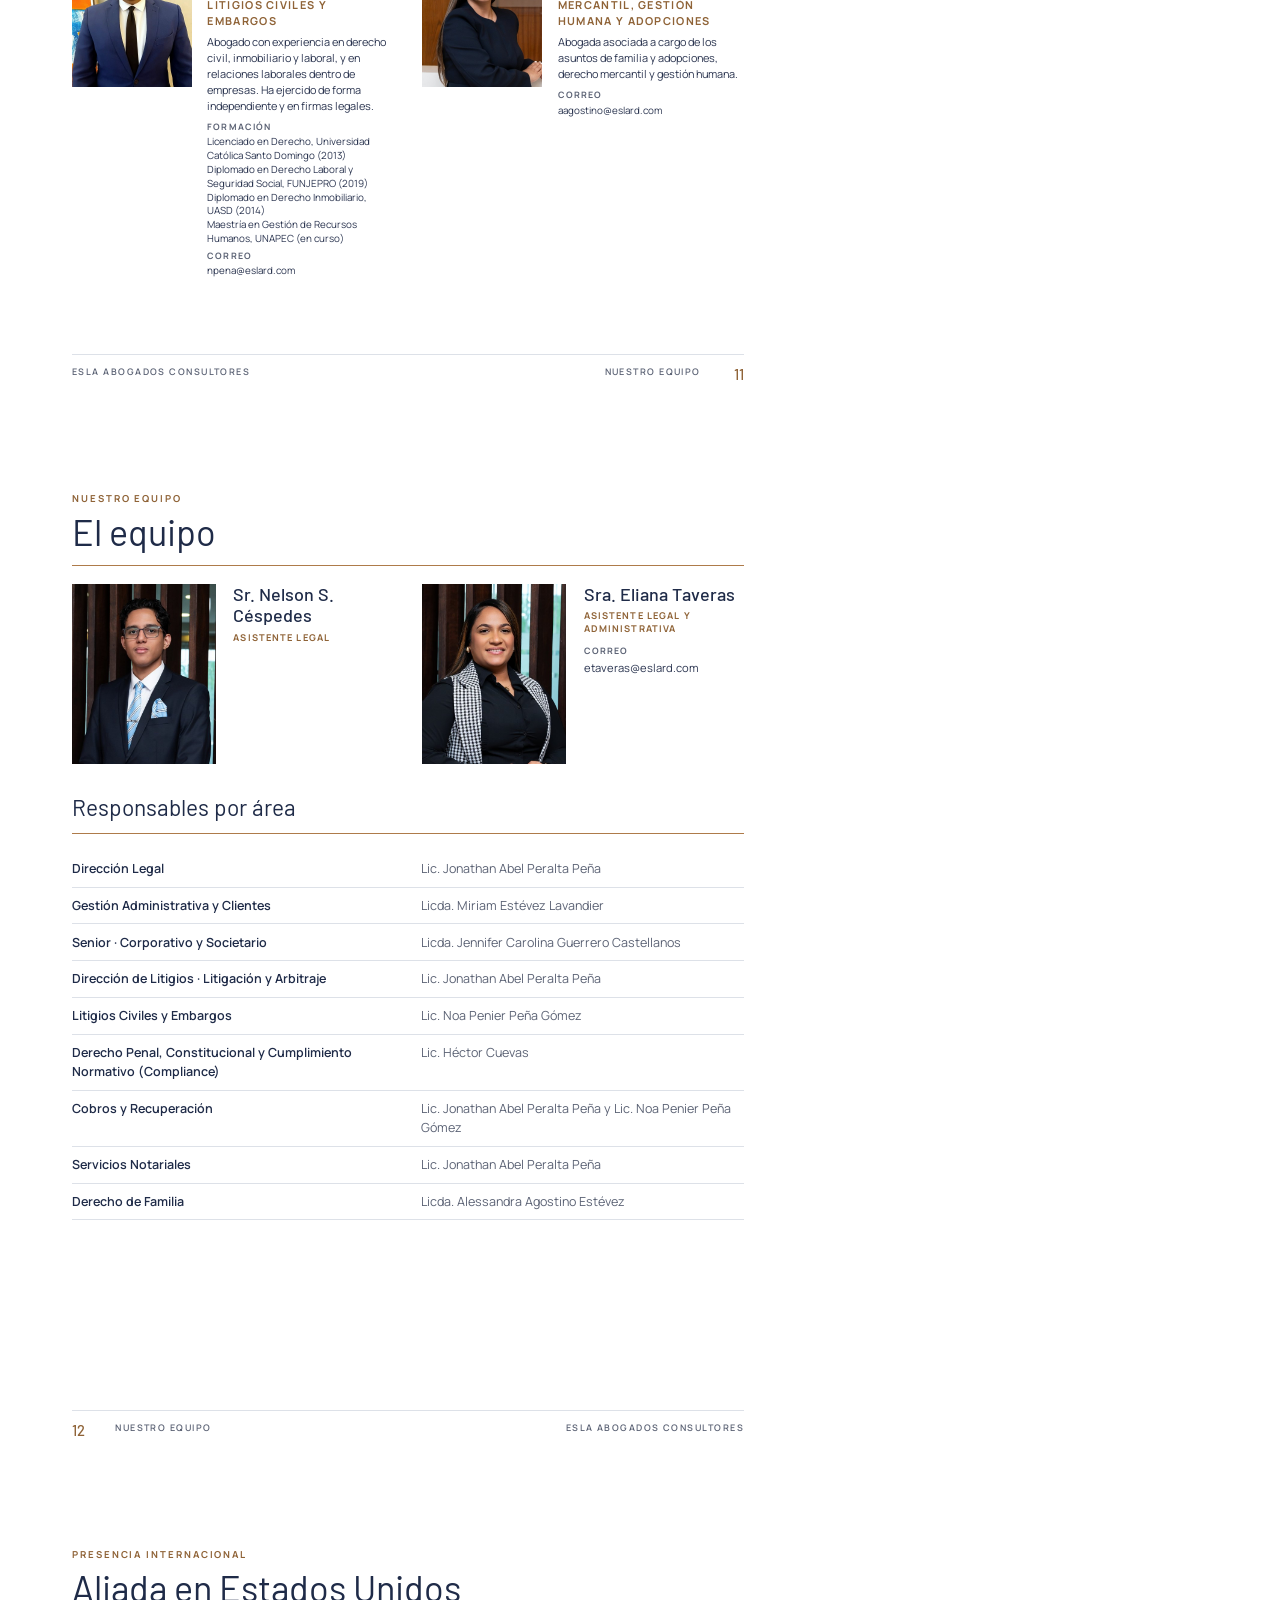
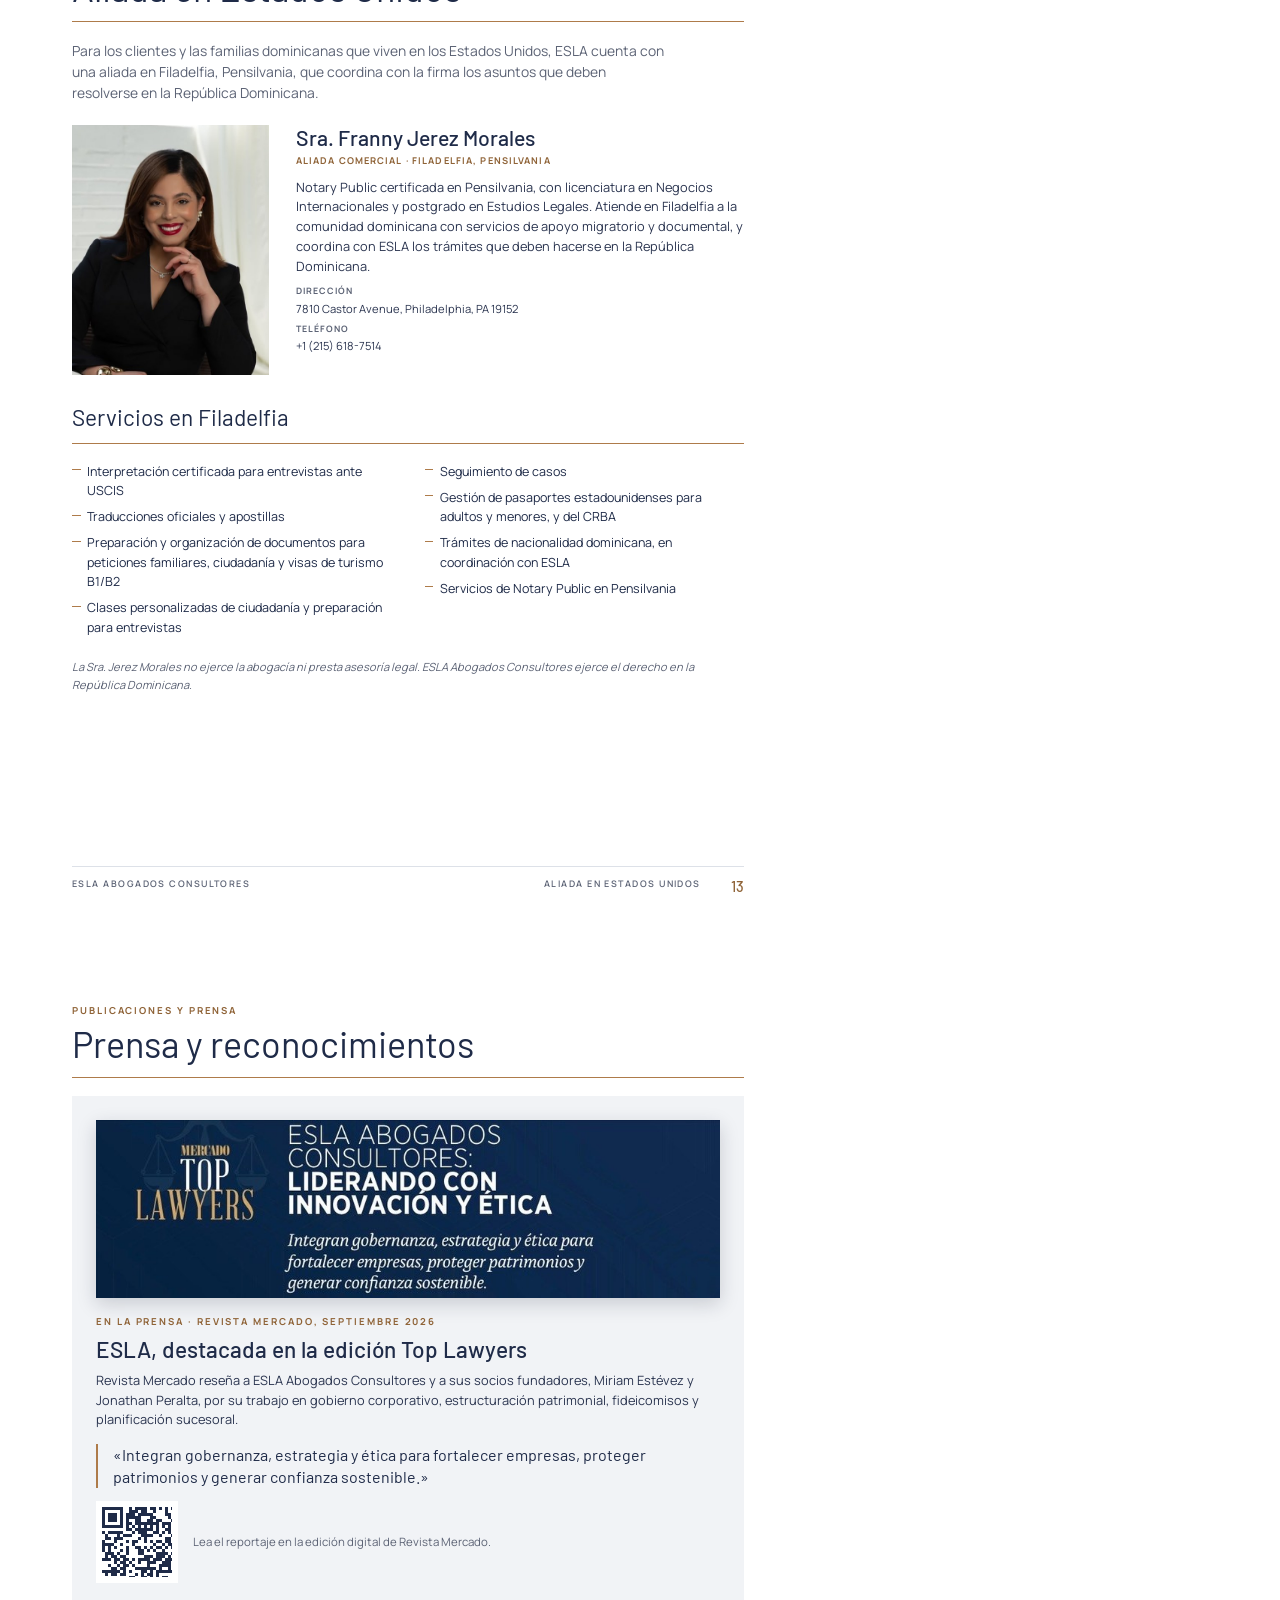
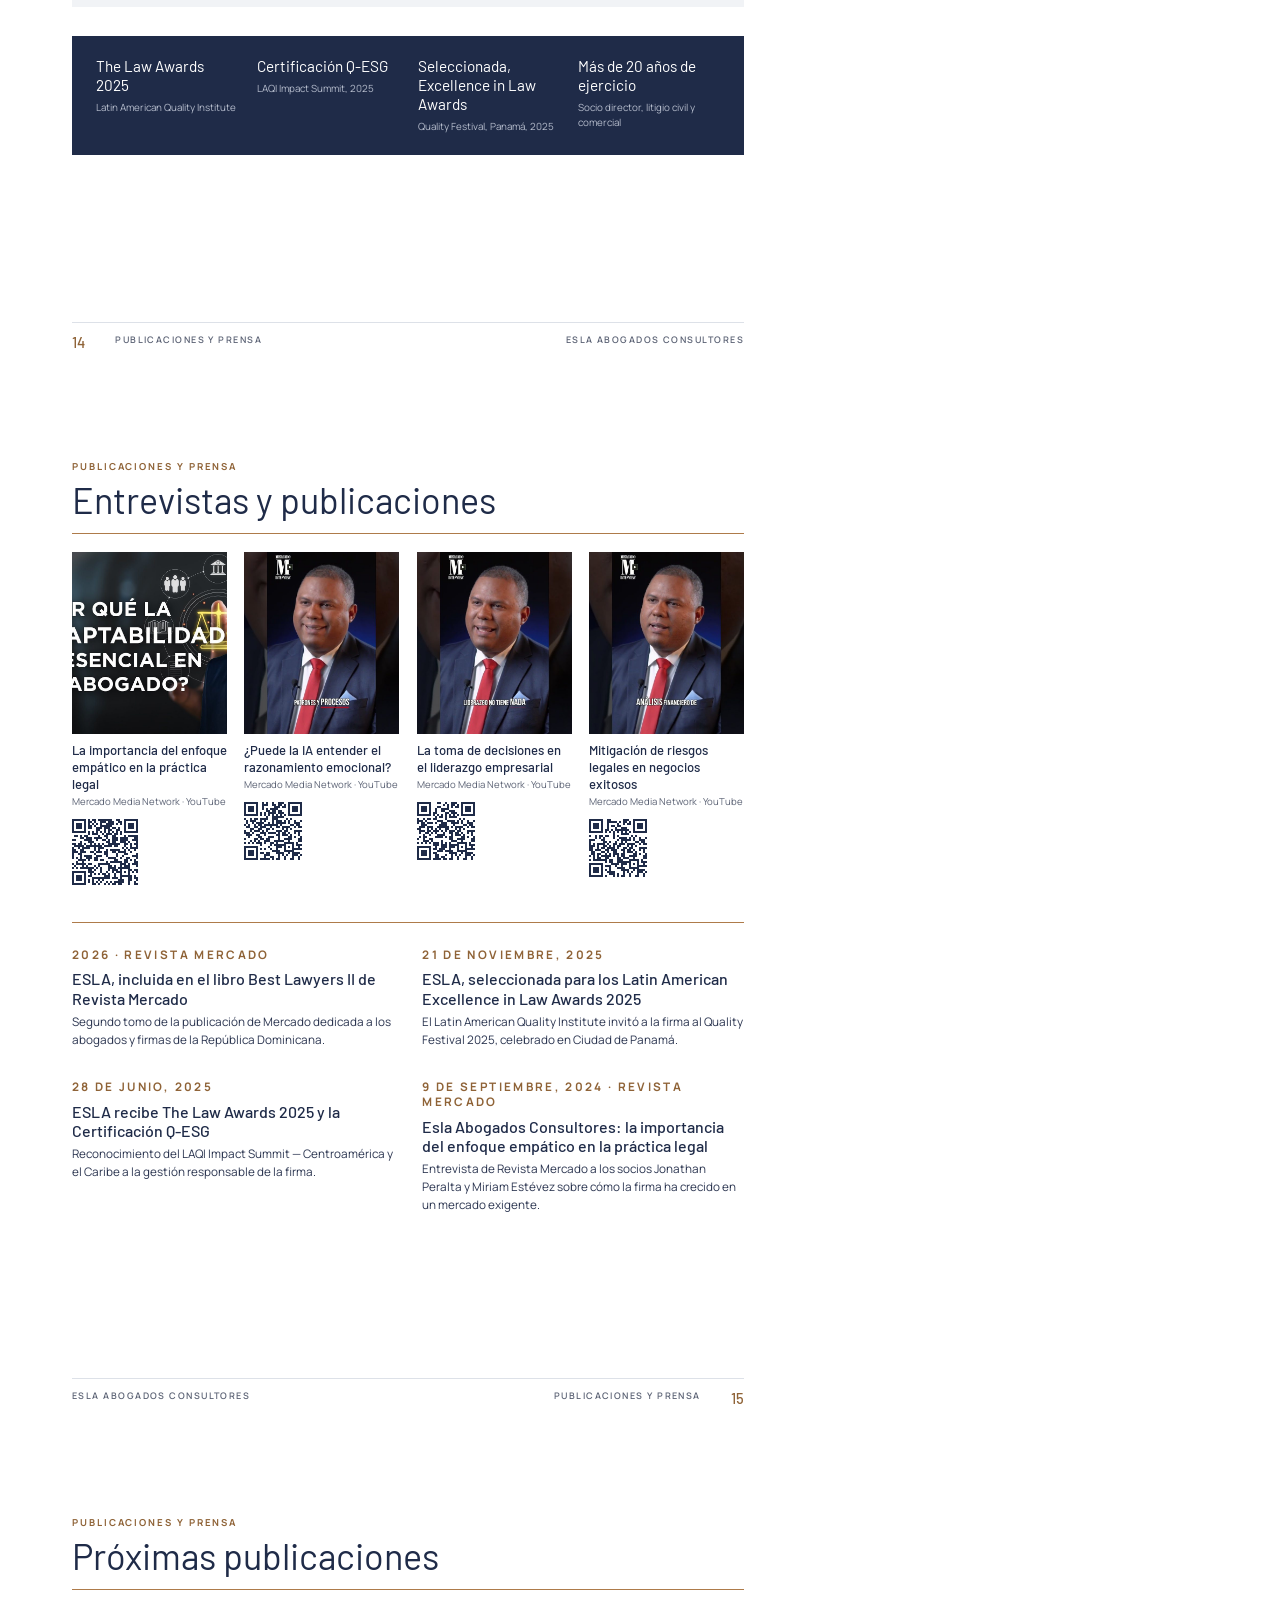
<file: impresos/brochure.html>
<!doctype html><html lang="es"><head><meta charset="utf-8"><title>ESLA · Presentación institucional</title>
<link rel="stylesheet" href="https://fonts.googleapis.com/css2?family=Barlow:wght@300;400;500;600&family=Cinzel:wght@500;700&family=Manrope:wght@400;500;600;700&display=swap">
<style>/* Presentación institucional ESLA — tamaño Carta (8.5 × 11 in), 20 páginas */
@page { size: 8.5in 11in; margin: 0; }
:root {
  --navy: #1F2B48; --navy-deep: #151E33; --gold: #AE7B4A; --gold-text: #8F6337; --gold-soft: #D9B48C; --copper: #C07D46;
  --mist: #F1F3F6; --ink: #1F2B48; --text: #2B3550; --muted: #5C6375; --line: #DDE1E8;
  --f-brand: "Cinzel", Georgia, serif; --f-head: "Barlow", "Helvetica Neue", Arial, sans-serif; --f-body: "Manrope", Arial, sans-serif;
}
* { box-sizing: border-box; }
html, body { margin: 0; padding: 0; background: #fff; -webkit-print-color-adjust: exact; print-color-adjust: exact; }
body { font: 400 9.6pt/1.55 var(--f-body); color: var(--text); }
img { display: block; max-width: 100%; }

.page { width: 8.5in; height: 11in; position: relative; overflow: hidden; padding: 0.8in 0.75in 0.95in; page-break-after: always; break-after: page; }
.page:last-child { page-break-after: auto; break-after: auto; }

/* Running head and folio, mirrored for left/right pages */
.run { position: absolute; left: 0.75in; right: 0.75in; bottom: 0.42in; display: flex; justify-content: space-between; font: 600 6.8pt/1 var(--f-body); letter-spacing: 0.16em; text-transform: uppercase; color: var(--muted); border-top: 0.6pt solid var(--line); padding-top: 0.12in; }
.run.l { flex-direction: row-reverse; padding-left: 0.45in; }
.run.r { padding-right: 0.45in; }
.folio { position: absolute; bottom: 0.36in; font: 500 11pt/1 var(--f-head); color: var(--gold-text); }
.folio.r { right: 0.75in; }
.folio.l { left: 0.75in; }

.kicker { margin: 0 0 0.08in; font: 700 7.2pt/1.3 var(--f-body); letter-spacing: 0.2em; text-transform: uppercase; color: var(--gold-text); }
.kicker.light { color: var(--gold-soft); }
h1, h2, h3 { font-family: var(--f-head); color: var(--navy); margin: 0; font-weight: 400; }
h2 { font-size: 27pt; line-height: 1.08; margin-bottom: 0.18in; padding-bottom: 0.14in; border-bottom: 1.4pt solid var(--gold); }
.h2-small { font-size: 17pt; margin-top: 0.32in; }
h3 { font-size: 13pt; font-weight: 500; line-height: 1.2; }
p { margin: 0 0 0.09in; }
.intro { font-size: 10.4pt; color: var(--muted); max-width: 6.2in; margin-bottom: 0.22in; }
.lead { font: 300 12.5pt/1.5 var(--f-head); }
.lead.dark { color: var(--navy); font-weight: 400; }
.note { font-size: 8.2pt; color: var(--muted); margin-top: 0.18in; }
.ph { position: relative; overflow: hidden; background: var(--navy); }
.ph img { width: 100%; height: 100%; object-fit: cover; }
.qr svg { display: block; width: 100%; height: auto; }
.box { background: var(--mist); border-left: 2.5pt solid var(--gold); padding: 0.14in 0.18in; margin-top: 0.25in; }
.box p { margin: 0; }

/* 1 · Cover */
.cover { padding: 0; background: var(--navy-deep); color: #fff; }
.cover-photo { position: absolute; inset: 0 0 auto 0; height: 6.3in; }
.cover-photo img { width: 100%; height: 100%; object-fit: cover; object-position: 50% 35%; }
.cover-photo::after { content: ""; position: absolute; inset: 0; background: linear-gradient(180deg, rgba(21,30,51,0.35) 0%, rgba(21,30,51,0.55) 60%, #151E33 100%); }
.cover-body { position: absolute; inset: 0; padding: 0.75in 0.8in 0.7in; display: flex; flex-direction: column; justify-content: space-between; }
.cover-brand, .back-brand { display: flex; align-items: center; gap: 0.16in; }
.mark { width: 0.72in; height: 0.72in; flex: none; }
.cover-brand b, .back-brand b { display: block; font: 700 30pt/1 var(--f-brand); letter-spacing: 0.08em; color: #fff; }
.cover-brand span, .back-brand span { display: block; margin-top: 0.06in; font: 500 8.6pt/1 var(--f-brand); letter-spacing: 0.16em; text-transform: uppercase; color: var(--gold-soft); }
.cover-title { margin-top: auto; }
.cover h1 { color: #fff; font-size: 34pt; line-height: 1.06; margin: 0.05in 0 0.2in; }
.cover .lead { color: #DCE0EA; max-width: 5.6in; }
.cover-foot { margin: 0.35in 0 0; padding-top: 0.14in; border-top: 0.8pt solid rgba(217,180,140,0.5); font: 600 7.6pt/1 var(--f-body); letter-spacing: 0.18em; text-transform: uppercase; color: var(--gold-soft); }

/* 2 · Índice */
.toc { list-style: none; margin: 0.25in 0 0; padding: 0; }
.toc li { display: flex; align-items: baseline; gap: 0.12in; padding: 0.105in 0; border-bottom: 0.6pt solid var(--line); font: 400 13pt/1.2 var(--f-head); color: var(--navy); }
.toc i { flex: 1; }
.toc b { font: 500 13pt/1 var(--f-head); color: var(--gold-text); }
.toc-note { margin-top: 0.4in; max-width: 5.4in; color: var(--muted); font-size: 9pt; }

/* 3 · La firma */
.firm { display: grid; grid-template-columns: 1.15fr 0.85fr; gap: 0.4in; }
blockquote { margin: 0.2in 0; padding-left: 0.16in; border-left: 2pt solid var(--gold); font: 400 13pt/1.38 var(--f-head); color: var(--navy); }
blockquote cite { display: block; margin-top: 0.06in; font: 700 6.8pt/1.3 var(--f-body); letter-spacing: 0.16em; text-transform: uppercase; font-style: normal; color: var(--gold-text); }
.pillars { list-style: none; padding: 0; margin: 0.22in 0 0; display: grid; gap: 0.14in; }
.pillars li { padding-top: 0.1in; border-top: 0.6pt solid var(--line); }
.pillars b { display: block; font: 600 10.5pt/1.3 var(--f-head); color: var(--navy); }
.pillars span { color: var(--muted); font-size: 9pt; }
.firm-photo { margin: 0; }
.firm-photo img { width: 100%; height: 5.6in; object-fit: cover; object-position: 50% 30%; }
figcaption { font-size: 7.8pt; color: var(--muted); margin-top: 0.07in; }

/* 4 · Duo + campaña */
.duo { display: grid; grid-template-columns: 1fr 1fr; gap: 0.3in; }
.duo figure { margin: 0; }
.duo .ph { height: 2.3in; }
.duo figcaption { font-size: 9pt; color: var(--text); margin-top: 0.12in; }
.duo h3 { font-size: 13.5pt; margin-bottom: 0.06in; }
.campaign { margin: 0.3in 0 0; }
.campaign img { width: 100%; height: 3.55in; object-fit: cover; }

/* 5–9 · Áreas */
.areas { display: grid; gap: 0.3in; }
.areas.first .area .ph { height: 2.05in; }
.area { display: grid; grid-template-columns: 2.9in 1fr; gap: 0.28in; padding-bottom: 0.3in; border-bottom: 0.6pt solid var(--line); }
.area:last-child { border-bottom: 0; padding-bottom: 0; }
.area .ph { height: 4.1in; }
.area p { font-size: 10.2pt; }
.area li { font-size: 9.8pt; }
.area .num { position: absolute; left: 0.12in; top: 0.1in; font: 500 20pt/1 var(--f-head); color: #fff; text-shadow: 0 1px 6px rgba(0,0,0,0.45); }
.area h3 { font-size: 17pt; margin-bottom: 0.05in; }
.ref { font: 700 7pt/1.45 var(--f-body); letter-spacing: 0.1em; text-transform: uppercase; color: var(--gold-text); margin-bottom: 0.1in; }
.area p { font-size: 9.8pt; }
.area ul { list-style: none; margin: 0.12in 0 0; padding: 0.1in 0 0; border-top: 0.6pt solid var(--line); }
.area li { position: relative; padding-left: 0.16in; margin-bottom: 0.05in; color: var(--navy); }
.area li::before { content: ""; position: absolute; left: 0; top: 0.6em; width: 0.09in; height: 0.8pt; background: var(--gold); }
.areas.first .area { grid-template-columns: 2.9in 1fr; }
.areas.first .area .ph { height: 2.75in; }

/* 10 · Fideicomisos */
.trusts { display: grid; grid-template-columns: 1fr 1fr; gap: 0.28in 0.3in; }
.trusts .ph { height: 2.05in; margin-bottom: 0.1in; }
.trusts .n { font: 700 7.2pt/1 var(--f-body); letter-spacing: 0.2em; color: var(--gold-text); }
.trusts h3 { font-size: 14pt; margin: 0.04in 0 0.05in; }

/* 11–13 · Equipo */
.portrait { background: var(--mist); overflow: hidden; }
.portrait img { width: 100%; height: 100%; object-fit: cover; object-position: 50% 15%; }
.role { font: 700 7pt/1.45 var(--f-body); letter-spacing: 0.12em; text-transform: uppercase; color: var(--gold-text); margin: 0.04in 0 0.1in; }
dl { margin: 0.1in 0 0; font-size: 8.4pt; }
dt { font: 700 6.6pt/1.3 var(--f-body); letter-spacing: 0.12em; text-transform: uppercase; color: var(--muted); margin-top: 0.07in; }
dd { margin: 0.02in 0 0; color: var(--text); }
.partners { display: grid; gap: 0.3in; }
.partners article { display: grid; grid-template-columns: 2.05in 1fr; gap: 0.25in; }
.partners .portrait { height: 2.6in; }
.partners h3 { font-size: 16pt; }
.partners .pb > p { font-size: 9.2pt; }
.assoc { display: grid; grid-template-columns: 1fr 1fr; gap: 0.2in 0.3in; }
.assoc article { display: grid; grid-template-columns: 1.25in 1fr; gap: 0.16in; align-items: start; }
.assoc .portrait { height: 1.56in; }
.assoc h3 { font-size: 12.5pt; }
.assoc .pb > p { font-size: 8.2pt; line-height: 1.45; }
.assoc .role { margin-bottom: 0.06in; }
.assoc dl { font-size: 7.4pt; line-height: 1.4; margin-top: 0.06in; }
.assoc dt { margin-top: 0.05in; }
.staff { display: grid; grid-template-columns: 1fr 1fr; gap: 0.3in; }
.staff article { display: grid; grid-template-columns: 1.5in 1fr; gap: 0.18in; align-items: start; }
.staff .portrait { height: 1.88in; }
.staff h3 { font-size: 13.5pt; }
.leads { width: 100%; border-collapse: collapse; font-size: 9.4pt; }
.leads th, .leads td { text-align: left; padding: 0.085in 0.1in 0.085in 0; border-bottom: 0.6pt solid var(--line); vertical-align: top; }
.leads th { font-weight: 600; color: var(--navy); width: 52%; }
.leads td { color: var(--muted); }

/* 14 · Prensa */
.press { background: var(--mist); padding: 0.25in; }
.press > img { width: 100%; margin-bottom: 0.18in; box-shadow: 0 6px 18px rgba(21,30,51,0.18); }
.press h3 { font-size: 17pt; margin-bottom: 0.08in; }
.press blockquote { font-size: 12pt; margin: 0.14in 0; }
.qr-row { display: flex; align-items: center; gap: 0.16in; margin-top: 0.12in; }
.qr-row .qr { width: 0.85in; flex: none; background: #fff; padding: 0.06in; }
.qr-row p { margin: 0; font-size: 8.6pt; color: var(--muted); }
.strip { list-style: none; margin: 0.3in 0 0; padding: 0.22in 0.25in; display: grid; grid-template-columns: repeat(4, 1fr); gap: 0.2in; background: var(--navy); }
.strip li { display: grid; gap: 0.05in; align-content: start; }
.strip b { font: 400 11.5pt/1.25 var(--f-head); color: #fff; }
.strip span { font-size: 7.4pt; color: #B4BBCB; }

/* 15 · Entrevistas y noticias */
.videos { display: grid; grid-template-columns: repeat(4, 1fr); gap: 0.18in; }
.videos .ph { height: 1.9in; }
.videos article:first-child .ph img { object-position: 30% 50%; }
.vb h3 { font-size: 9.8pt; line-height: 1.3; margin: 0.08in 0 0.03in; }
.vb p { font-size: 7.2pt; color: var(--muted); }
.vb .qr { width: 0.72in; margin-top: 0.06in; }
.news { display: grid; grid-template-columns: 1fr 1fr; gap: 0.22in 0.3in; margin-top: 0.35in; padding-top: 0.25in; border-top: 1.2pt solid var(--gold); }
.news h3 { font-size: 12pt; margin-bottom: 0.05in; }
.news p { font-size: 8.8pt; }

/* 16 · Próximas publicaciones */
.feat { background: var(--navy); color: #DCE0EA; padding: 0.25in 0.28in; margin-bottom: 0.22in; }
.feat h3 { color: #fff; font-size: 16pt; margin-bottom: 0.08in; }
.upc { display: grid; grid-template-columns: 1fr 1fr; gap: 0.18in 0.25in; }
.upc article { border: 0.8pt dashed var(--gold); padding: 0.16in 0.18in; }
.upc h3 { font-size: 12pt; margin-bottom: 0.05in; }
.upc p { font-size: 8.8pt; color: var(--muted); margin: 0; }

/* 17 · Legislación */
.laws { display: grid; grid-template-columns: 1fr 1fr; gap: 0.2in 0.3in; }
.laws h3 { font-size: 12pt; padding-bottom: 0.06in; border-bottom: 1.2pt solid var(--gold); margin-bottom: 0.04in; }
.laws ul { list-style: none; margin: 0; padding: 0; }
.laws li { display: grid; grid-template-columns: 0.7in 1fr; gap: 0.08in; padding: 0.06in 0; border-bottom: 0.5pt solid var(--line); font-size: 8.3pt; line-height: 1.35; }
.laws li b { font: 600 9pt/1.35 var(--f-head); color: var(--gold-text); }
.laws li span { white-space: pre-line; }

/* 18 · Cómo trabajamos */
.steps { list-style: none; margin: 0.1in 0 0; padding: 0; display: grid; gap: 0.2in; }
.steps li { display: grid; grid-template-columns: 0.75in 1fr; gap: 0.18in; padding-bottom: 0.2in; border-bottom: 0.6pt solid var(--line); }
.sn { font: 300 30pt/1 var(--f-head); color: var(--gold); }
.steps h3 { font-size: 15pt; margin-bottom: 0.05in; }
.steps p { font-size: 10pt; margin: 0; }

/* 19 · Contacto */
.contact dl { font-size: 11pt; margin: 0; display: grid; grid-template-columns: 1.85in 1fr; column-gap: 0.2in; }
.contact dt { font-size: 7.2pt; margin: 0; padding: 0.13in 0; border-bottom: 0.6pt solid var(--line); }
.contact dd { margin: 0; padding: 0.11in 0; border-bottom: 0.6pt solid var(--line); color: var(--navy); }
.qrs { display: grid; grid-template-columns: repeat(3, 1.45in); justify-content: start; gap: 0.4in; margin-top: 0.45in; }
.qrs figure { margin: 0; text-align: center; }
.qrs figcaption { font: 700 7.6pt/1 var(--f-body); letter-spacing: 0.16em; text-transform: uppercase; color: var(--navy); margin-top: 0.1in; }

/* 20 · Contraportada */
.backcover { background: var(--navy-deep); color: #B4BBCB; padding: 0.85in 0.8in; }
.back { height: 100%; display: flex; flex-direction: column; }
.back-brand { margin-top: 2.6in; justify-content: center; }
.back-line { text-align: center; margin: 0.3in auto 0; font-size: 9pt; color: #DCE0EA; }
.back-small { margin-top: auto; font-size: 6.6pt; line-height: 1.5; color: #9AA3B6; border-top: 0.6pt solid rgba(255,255,255,0.16); padding-top: 0.16in; }
.back-small b { color: #DCE0EA; }

/* La firma: bloque de perspectiva */
.duo-mini { display: grid; grid-template-columns: 1fr 1fr; gap: 0.3in; margin-top: 0.28in; padding-top: 0.2in; border-top: 1.2pt solid var(--gold); }
.duo-mini h3 { font-size: 12.5pt; margin-bottom: 0.05in; }
.duo-mini p { font-size: 9pt; }
.firm-photo img { height: 5.2in; }
/* Aliada en Estados Unidos */
.ally { display: grid; grid-template-columns: 2.05in 1fr; gap: 0.28in; }
.ally .portrait { height: 2.6in; background: var(--navy); display: grid; place-items: center; }
.ally .portrait .initials { font: 300 54pt/1 var(--f-head); letter-spacing: 0.08em; color: var(--gold-soft); }
.ally h3 { font-size: 16pt; }
.ally-services { columns: 2; column-gap: 0.35in; list-style: none; padding: 0; margin: 0; }
.ally-services li { break-inside: avoid; position: relative; padding-left: 0.16in; margin-bottom: 0.07in; color: var(--navy); font-size: 9.4pt; }
.ally-services li::before { content: ""; position: absolute; left: 0; top: 0.6em; width: 0.09in; height: 0.8pt; background: var(--gold); }
.back-line.small { margin-top: 0.08in; font-size: 8pt; color: #B4BBCB; }
.ally-note { margin-top: 0.22in; font-size: 8.4pt; font-style: italic; color: var(--muted); }
</style></head><body>
<svg width="0" height="0" style="position:absolute"><symbol id="esla-mark" viewBox="0 0 100 100"><rect x="2" y="2" width="96" height="96" rx="14" fill="#C07D46"/><rect x="8" y="8" width="84" height="84" rx="10" fill="none" stroke="#FFFFFF" stroke-width="2.4"/><path d="M27 50 H73 V38 Q73 28 63 28 H37 Q27 28 27 38 V62 Q27 72 37 72 H70" fill="none" stroke="#FFFFFF" stroke-width="12" stroke-linejoin="round"/></symbol></svg>
<section class="page cover"><div class="cover-photo"><img src="../assets/img-justicia.jpg" alt=""></div>
<div class="cover-body">
  <div class="cover-brand"><svg class="mark" viewBox="0 0 100 100"><use href="#esla-mark"/></svg><div><b>ESLA</b><span>Abogados Consultores</span></div></div>
  <div class="cover-title"><p class="kicker light">Presentación institucional</p>
  <h1>Estructuramos sus negocios.<br>Defendemos sus contratos.</h1>
  <p class="lead">Derecho mercantil, corporativo y fiduciario, y litigación civil y contractual, con los socios al frente de cada asunto.</p></div>
  <p class="cover-foot">Santo Domingo, República Dominicana · Noviembre de 2026</p>
</div></section><section class="page "><p class="kicker">Contenido</p><h2>Índice</h2>
<ol class="toc"><li><span>La firma</span><i></i><b>03</b></li><li><span>Áreas de práctica</span><i></i><b>04</b></li><li><span>Fideicomisos: cuatro figuras</span><i></i><b>09</b></li><li><span>Socios</span><i></i><b>10</b></li><li><span>Asociados</span><i></i><b>11</b></li><li><span>El equipo y responsables por área</span><i></i><b>12</b></li><li><span>Aliada en Estados Unidos</span><i></i><b>13</b></li><li><span>Prensa y reconocimientos</span><i></i><b>14</b></li><li><span>Entrevistas y publicaciones</span><i></i><b>15</b></li><li><span>Próximas publicaciones</span><i></i><b>16</b></li><li><span>Legislación de interés</span><i></i><b>17</b></li><li><span>Cómo trabajamos</span><i></i><b>18</b></li><li><span>Contacto</span><i></i><b>19</b></li></ol>
<div class="toc-note"><p>Este documento recoge, en formato impreso, la información de nuestro sitio web. Los códigos QR le llevan directamente a WhatsApp, al correo de la firma y a las entrevistas y publicaciones citadas.</p></div><div class="run l"><span>ESLA Abogados Consultores</span><span>Índice</span></div><div class="folio l">02</div></section><section class="page "><p class="kicker">Quiénes somos</p><h2>La firma</h2>
<div class="firm">
  <div class="firm-text"><p class="lead dark">ESLA Abogados Consultores es una firma dominicana dirigida por sus socios. Acompañamos a empresas, inversionistas y familias empresarias en la estructuración de sus negocios y los defendemos cuando un contrato se discute. Trabajamos con atención directa de los socios, honorarios claros por escrito y una idea simple: el mejor litigio es el que se evita con un buen documento, y el que no se puede evitar se prepara desde el primer día.</p>
  <blockquote>«Las convenciones legalmente formadas tienen fuerza de ley para aquellos que las han hecho.»<cite>Código Civil dominicano, art. 1134</cite></blockquote>
  <ul class="pillars">
    <li><b>Atención directa de los socios</b><span>Los socios dirigen cada mandato, con un responsable por área de práctica.</span></li>
    <li><b>Honorarios claros por escrito</b><span>Antes de empezar, usted conoce el alcance del trabajo y su costo.</span></li>
    <li><b>Prevención primero</b><span>El mejor litigio es el que se evita con un buen documento; el que no se puede evitar se prepara desde el primer día.</span></li>
  </ul></div>
  <figure class="firm-photo"><img src="../assets/socios-biblioteca.jpg" alt=""><figcaption>Los socios fundadores, Lic. Jonathan Abel Peralta Peña y Licda. Miriam Estévez Lavandier.</figcaption></figure>
</div>
<div class="duo-mini"><div><p class="kicker">Tradición civilista</p><h3>Nuestro derecho nace del Código francés.</h3><p>Litigamos con el rigor de la doctrina y la jurisprudencia que dieron origen al Código Civil dominicano.</p></div><div><p class="kicker">Visión internacional</p><h3>Los negocios hablan el idioma del comercio global.</h3><p>Preparamos contratos y arbitrajes para operaciones con socios e inversionistas de otras jurisdicciones.</p></div></div><div class="run r"><span>ESLA Abogados Consultores</span><span>La firma</span></div><div class="folio r">03</div></section><section class="page "><p class="kicker">Áreas de práctica</p><h2>Lo que hacemos</h2><p class="intro">Asesoramos la operación de su negocio y lo defendemos cuando hay un conflicto. Cada servicio, con su base legal a la vista.</p><div class="areas first"><article class="area"><div class="ph"><img src="../assets/img-torres.jpg" alt=""><span class="num">01</span></div><div class="area-body"><h3>Corporativo y Societario</h3><p class="ref">Ley 479-08, mod. por la Ley 31-11</p><p>Acompañamos a la empresa en toda su vida societaria, con documentos que resisten una auditoría o un conflicto entre socios.</p><ul><li>Constitución de SRL, SA, SAS y EIRL</li><li>Asambleas, actas y gobierno corporativo</li><li>Pactos de socios, fusiones y due diligence</li></ul></div></article><article class="area"><div class="ph"><img src="../assets/img-boveda.jpg" alt=""><span class="num">02</span></div><div class="area-body"><h3>Fideicomisos</h3><p class="ref">Ley 189-11 y sus reglamentos</p><p>Estructuramos fideicomisos para proteger patrimonio, garantizar obligaciones y desarrollar proyectos con reglas claras.</p><ul><li>Administración y planificación sucesoral</li><li>Inmobiliarios y de garantía</li><li>Fideicomitentes y beneficiarios</li></ul></div></article></div><div class="run l"><span>ESLA Abogados Consultores</span><span>Áreas de práctica</span></div><div class="folio l">04</div></section><section class="page "><div class="areas"><article class="area"><div class="ph"><img src="../assets/img-contenedores.jpg" alt=""><span class="num">03</span></div><div class="area-body"><h3>Contratos y Mercantil</h3><p class="ref">Código Civil, arts. 1101 y ss.; Código de Comercio</p><p>Redactamos, negociamos y revisamos sus contratos, buscando los puntos débiles antes que la contraparte.</p><ul><li>Compraventa, distribución y suministro</li><li>Arrendamientos y servicios</li><li>Opiniones legales</li></ul></div></article><article class="area"><div class="ph"><img src="../assets/img-mallete-libros.jpg" alt=""><span class="num">04</span></div><div class="area-body"><h3>Litigación Civil y Arbitraje</h3><p class="ref">Código de Procedimiento Civil; Ley 2-23 sobre Recurso de Casación</p><p>Le representamos en todas las instancias, hasta la Suprema Corte de Justicia, y en arbitrajes comerciales.</p><ul><li>Ejecución y resolución de contratos</li><li>Referimientos y medidas conservatorias</li><li>Apelación, casación y arbitraje</li></ul></div></article></div><div class="run r"><span>ESLA Abogados Consultores</span><span>Áreas de práctica</span></div><div class="folio r">05</div></section><section class="page "><div class="areas"><article class="area"><div class="ph"><img src="../assets/img-penal.jpg" alt=""><span class="num">05</span></div><div class="area-body"><h3>Derecho Penal</h3><p class="ref">Código Penal, Ley 74-25; Código Procesal Penal, Ley 97-25</p><p>Defendemos a personas y empresas en procesos penales, y representamos a las víctimas que buscan reparación, con especial atención a los delitos económicos.</p><ul><li>Querellas y constitución en actor civil</li><li>Estafa, abuso de confianza y cheques sin fondos</li><li>Defensa técnica y medidas de coerción</li><li>Apelación y casación penal</li></ul></div></article><article class="area"><div class="ph"><img src="../assets/img-monedas.jpg" alt=""><span class="num">06</span></div><div class="area-body"><h3>Cobros y Recuperación</h3><p class="ref">Vía extrajudicial y judicial</p><p>Recuperamos créditos con orden: primero la vía amigable y, cuando hace falta, las medidas que aseguran el cobro.</p><ul><li>Intimaciones y acuerdos de pago</li><li>Embargos conservatorios y ejecutivos</li><li>Reportes periódicos de cartera</li></ul></div></article></div><div class="run l"><span>ESLA Abogados Consultores</span><span>Áreas de práctica</span></div><div class="folio l">06</div></section><section class="page "><div class="areas"><article class="area"><div class="ph"><img src="../assets/img-patrimonio.jpg" alt=""><span class="num">07</span></div><div class="area-body"><h3>Planificación Patrimonial y Sucesoral</h3><p class="ref">Código Civil; Ley 189-11 sobre Fideicomiso</p><p>Ordenamos el patrimonio de la familia empresaria para que pase a la siguiente generación sin conflictos ni pérdidas.</p><ul><li>Planificación sucesoral y testamentos</li><li>Protocolos de familia empresaria</li><li>Estructuración y protección patrimonial</li></ul></div></article><article class="area"><div class="ph"><img src="../assets/img-gruas-edificios.jpg" alt=""><span class="num">08</span></div><div class="area-body"><h3>Inmobiliario y Registral</h3><p class="ref">Ley 108-05 de Registro Inmobiliario</p><p>Verificamos y documentamos operaciones inmobiliarias para que la titularidad quede segura y registrada.</p><ul><li>Due diligence, compraventas e hipotecas</li><li>Trámites ante el Registro de Títulos</li><li>Embargos inmobiliarios</li></ul></div></article></div><div class="run r"><span>ESLA Abogados Consultores</span><span>Áreas de práctica</span></div><div class="folio r">07</div></section><section class="page "><div class="areas"><article class="area"><div class="ph"><img src="../assets/img-sello-notarial.jpg" alt=""><span class="num">09</span></div><div class="area-body"><h3>Servicios Notariales</h3><p class="ref">Ley 140-15 del Notariado</p><p>Nuestro socio director es notario público. Instrumentamos sus documentos con el rigor formal que exige la ley.</p><ul><li>Actos auténticos y declaraciones juradas</li><li>Poderes y legalización de firmas</li><li>Actas de comprobación</li></ul></div></article><article class="area"><div class="ph"><img src="../assets/img-familia.jpg" alt=""><span class="num">10</span></div><div class="area-body"><h3>Familia y Adopciones</h3><p class="ref">Código Civil; Ley 1306-bis sobre Divorcio; Ley 136-03, Código de Niños, Niñas y Adolescentes</p><p>Acompañamos a las familias en los momentos que más exigen prudencia y reserva, buscando acuerdos antes que conflictos.</p><ul><li>Divorcio y partición de la comunidad</li><li>Guarda, visitas y pensión alimentaria</li><li>Adopciones ante el CONANI</li><li>Capitulaciones matrimoniales</li></ul></div></article></div><div class="run l"><span>ESLA Abogados Consultores</span><span>Áreas de práctica</span></div><div class="folio l">08</div></section><section class="page "><p class="kicker">Ley 189-11</p><h2>Fideicomisos: cuatro figuras, una misma garantía</h2><p class="intro">El fideicomiso separa un patrimonio para un fin determinado y lo pone en manos de un fiduciario. Estas son las figuras que más estructuramos bajo la Ley 189-11.</p>
<div class="trusts"><article><div class="ph"><img src="../assets/img-boveda-2.jpg" alt=""></div><div><span class="n">01</span><h3>Fideicomiso de administración</h3><p>Un tercero profesional administra bienes y rentas según instrucciones claras, también para la planificación sucesoral.</p></div></article><article><div class="ph"><img src="../assets/img-grua.jpg" alt=""></div><div><span class="n">02</span><h3>Fideicomiso inmobiliario</h3><p>Desarrolla proyectos de construcción protegiendo los aportes de compradores, inversionistas y bancos.</p></div></article><article><div class="ph"><img src="../assets/img-firma.jpg" alt=""></div><div><span class="n">03</span><h3>Fideicomiso de garantía</h3><p>Asegura el pago de una obligación con bienes separados del deudor y una ejecución más ágil.</p></div></article><article><div class="ph"><img src="../assets/img-torre.jpg" alt=""></div><div><span class="n">04</span><h3>Fideicomiso corporativo y societario</h3><p>Ordena la tenencia de acciones o cuotas y los derechos de voto entre socios y familias empresarias.</p></div></article></div>
<p class="note">ESLA publica en su sitio web un texto consolidado no oficial de la Ley 189-11, con todas sus modificaciones, para consulta de clientes.</p><div class="run r"><span>ESLA Abogados Consultores</span><span>Fideicomisos</span></div><div class="folio r">09</div></section><section class="page "><p class="kicker">Nuestro equipo</p><h2>Socios</h2><p class="intro">Los socios dirigen cada mandato, con responsables por área de práctica.</p>
<div class="partners"><article><div class="portrait"><img src="../assets/jperalta.jpg" alt=""></div><div class="pb"><h3>Lic. Jonathan Abel Peralta Peña</h3><p class="role">Socio Gerente · Director Legal</p><p>Abogado y notario público con más de veinte años de ejercicio en litigación civil, arbitraje comercial, contratos y derecho inmobiliario. Socio fundador de ESLA desde 2022; antes fue Director de Litigios de Staff Legal, SRL (2014–2022).</p><dl><dt>Formación</dt><dd>Magíster en Derecho Constitucional y Procesal Constitucional, PUCMM (2019)<br>Máster en Derecho y Procedimiento Civil, UASD (2007)<br>Licenciado en Derecho, Magna Cum Laude, UTESA (2004)<br>Postgrado en Dirección Pública, Barna Management School (2024–2025)</dd><dt>Notario</dt><dd>Notario público</dd><dt>Docencia</dt><dd>Profesor de Derecho Notarial, UNICARIBE; docente en la UTE</dd><dt>Correo</dt><dd>jperalta@eslard.com</dd></dl></div></article><article><div class="portrait"><img src="../assets/mestevez.jpg" alt=""></div><div class="pb"><h3>Licda. Miriam Estévez Lavandier</h3><p class="role">Socia Gerente · Abogada Litigante y Consultora Corporativa</p><p>Abogada litigante y consultora corporativa, con experiencia en litigio civil, comercial y penal, y en la estructuración de negocios. Socia fundadora de ESLA, donde dirige la gestión general y administrativa de la firma. Antes fue cofundadora y gerente administrativa de Stephen &amp; Estévez Abogados Consultores y gerente de administración de Staff Legal, SRL.</p><dl><dt>Formación</dt><dd>Licenciada en Derecho, Magna Cum Laude, Universidad del Caribe (UNICARIBE)<br>Diplomado en Vías de Ejecución Civil, Fundación Derecho Constitucional y Comunitario<br>Especialización en Incidentes del Procedimiento Civil, Gaceta Judicial<br>Técnicas Avanzadas de Litigación Penal, FUNDEH</dd><dt>Idiomas</dt><dd>Español (nativo); inglés e italiano (nivel medio)</dd><dt>Correo</dt><dd>mestevez@eslard.com</dd></dl></div></article></div><div class="run l"><span>ESLA Abogados Consultores</span><span>Nuestro equipo</span></div><div class="folio l">10</div></section><section class="page "><p class="kicker">Nuestro equipo</p><h2>Asociados</h2>
<div class="assoc"><article><div class="portrait"><img src="../assets/jguerrero.jpg" alt=""></div><div class="pb"><h3>Licda. Jennifer Carolina Guerrero Castellanos</h3><p class="role">Senior · Corporativo y Societario</p><p>Abogada con experiencia en derecho societario, inmobiliario y comercial: estatutos y actas de asamblea, registros mercantiles, debida diligencia y compraventa de inmuebles, y trámites ante la Jurisdicción Inmobiliaria. Ha participado también en recuperación de cartera y en litigios civiles, comerciales y laborales.</p><dl><dt>Formación</dt><dd>Licenciada en Derecho, UNPHU (2021)<br>Seminario Negocios Inmobiliarios y Seguridad Jurídica, UNIBE<br>Contratos, venta y alquiler de inmuebles, Academia Jurídica Nacional<br>Licitaciones públicas, R&amp;R División de Entrenamiento</dd><dt>Correo</dt><dd>jguerrero@eslard.com</dd></dl></div></article><article><div class="portrait"><img src="../assets/hcuevas.jpg" alt=""></div><div class="pb"><h3>Lic. Héctor Cuevas</h3><p class="role">Senior · Constitucional, Penal y Compliance</p><p>Abogado asociado senior a cargo de los asuntos de derecho constitucional, derecho penal y cumplimiento normativo (compliance).</p><dl></dl></div></article><article><div class="portrait"><img src="../assets/npena.jpg" alt=""></div><div class="pb"><h3>Lic. Noa Penier Peña Gómez</h3><p class="role">Abogado · Cobros, Litigios Civiles y Embargos</p><p>Abogado con experiencia en derecho civil, inmobiliario y laboral, y en relaciones laborales dentro de empresas. Ha ejercido de forma independiente y en firmas legales.</p><dl><dt>Formación</dt><dd>Licenciado en Derecho, Universidad Católica Santo Domingo (2013)<br>Diplomado en Derecho Laboral y Seguridad Social, FUNJEPRO (2019)<br>Diplomado en Derecho Inmobiliario, UASD (2014)<br>Maestría en Gestión de Recursos Humanos, UNAPEC (en curso)</dd><dt>Correo</dt><dd>npena@eslard.com</dd></dl></div></article><article><div class="portrait"><img src="../assets/aagostino.jpg" alt=""></div><div class="pb"><h3>Licda. Alessandra Agostino Estévez</h3><p class="role">Asociada · Familia, Mercantil, Gestión Humana y Adopciones</p><p>Abogada asociada a cargo de los asuntos de familia y adopciones, derecho mercantil y gestión humana.</p><dl><dt>Correo</dt><dd>aagostino@eslard.com</dd></dl></div></article></div><div class="run r"><span>ESLA Abogados Consultores</span><span>Nuestro equipo</span></div><div class="folio r">11</div></section><section class="page "><p class="kicker">Nuestro equipo</p><h2>El equipo</h2>
<div class="staff"><article><div class="portrait"><img src="../assets/ncespedes.jpg" alt=""></div><div class="pb"><h3>Sr. Nelson S. Céspedes</h3><p class="role">Asistente legal</p><dl></dl></div></article><article><div class="portrait"><img src="../assets/etaveras.jpg" alt=""></div><div class="pb"><h3>Sra. Eliana Taveras</h3><p class="role">Asistente legal y administrativa</p><dl><dt>Correo</dt><dd>etaveras@eslard.com</dd></dl></div></article></div>
<h2 class="h2-small">Responsables por área</h2>
<table class="leads"><tr><th>Dirección Legal</th><td>Lic. Jonathan Abel Peralta Peña</td></tr><tr><th>Gestión Administrativa y Clientes</th><td>Licda. Miriam Estévez Lavandier</td></tr><tr><th>Senior · Corporativo y Societario</th><td>Licda. Jennifer Carolina Guerrero Castellanos</td></tr><tr><th>Dirección de Litigios · Litigación y Arbitraje</th><td>Lic. Jonathan Abel Peralta Peña</td></tr><tr><th>Litigios Civiles y Embargos</th><td>Lic. Noa Penier Peña Gómez</td></tr><tr><th>Derecho Penal, Constitucional y Cumplimiento Normativo (Compliance)</th><td>Lic. Héctor Cuevas</td></tr><tr><th>Cobros y Recuperación</th><td>Lic. Jonathan Abel Peralta Peña y Lic. Noa Penier Peña Gómez</td></tr><tr><th>Servicios Notariales</th><td>Lic. Jonathan Abel Peralta Peña</td></tr><tr><th>Derecho de Familia</th><td>Licda. Alessandra Agostino Estévez</td></tr></table><div class="run l"><span>ESLA Abogados Consultores</span><span>Nuestro equipo</span></div><div class="folio l">12</div></section><section class="page "><p class="kicker">Presencia internacional</p><h2>Aliada en Estados Unidos</h2>
<p class="intro">Para los clientes y las familias dominicanas que viven en los Estados Unidos, ESLA cuenta con una aliada en Filadelfia, Pensilvania, que coordina con la firma los asuntos que deben resolverse en la República Dominicana.</p>
<div class="ally">
  <div class="portrait"><img src="../assets/fjerez.jpg" alt=""></div>
  <div class="pb"><h3>Sra. Franny Jerez Morales</h3><p class="role">Aliada comercial · Filadelfia, Pensilvania</p><p>Notary Public certificada en Pensilvania, con licenciatura en Negocios Internacionales y postgrado en Estudios Legales. Atiende en Filadelfia a la comunidad dominicana con servicios de apoyo migratorio y documental, y coordina con ESLA los trámites que deben hacerse en la República Dominicana.</p>
  <dl><dt>Dirección</dt><dd>7810 Castor Avenue, Philadelphia, PA 19152</dd><dt>Teléfono</dt><dd>+1 (215) 618-7514</dd></dl></div>
</div>
<h2 class="h2-small">Servicios en Filadelfia</h2>
<ul class="ally-services"><li>Interpretación certificada para entrevistas ante USCIS</li><li>Traducciones oficiales y apostillas</li><li>Preparación y organización de documentos para peticiones familiares, ciudadanía y visas de turismo B1/B2</li><li>Clases personalizadas de ciudadanía y preparación para entrevistas</li><li>Seguimiento de casos</li><li>Gestión de pasaportes estadounidenses para adultos y menores, y del CRBA</li><li>Trámites de nacionalidad dominicana, en coordinación con ESLA</li><li>Servicios de Notary Public en Pensilvania</li></ul>
<p class="ally-note">La Sra. Jerez Morales no ejerce la abogacía ni presta asesoría legal. ESLA Abogados Consultores ejerce el derecho en la República Dominicana.</p><div class="run r"><span>ESLA Abogados Consultores</span><span>Aliada en Estados Unidos</span></div><div class="folio r">13</div></section><section class="page "><p class="kicker">Publicaciones y prensa</p><h2>Prensa y reconocimientos</h2>
<article class="press"><img src="../assets/prensa-mercado-encabezado.jpg" alt="">
<p class="kicker">En la prensa · Revista Mercado, septiembre 2026</p><h3>ESLA, destacada en la edición Top Lawyers</h3><p>Revista Mercado reseña a ESLA Abogados Consultores y a sus socios fundadores, Miriam Estévez y Jonathan Peralta, por su trabajo en gobierno corporativo, estructuración patrimonial, fideicomisos y planificación sucesoral.</p>
<blockquote>«Integran gobernanza, estrategia y ética para fortalecer empresas, proteger patrimonios y generar confianza sostenible.»</blockquote>
<div class="qr-row"><div class="qr"><svg width="111" height="111" class="segno"><path transform="scale(3)" class="qrline" stroke="#1f2b48" d="M0 0.5h7m2 0h1m1 0h4m1 0h2m1 0h1m1 0h1m1 0h1m1 0h4m1 0h7m-37 1h1m5 0h1m2 0h3m1 0h2m2 0h1m3 0h1m3 0h4m1 0h1m5 0h1m-37 1h1m1 0h3m1 0h1m1 0h3m1 0h5m4 0h2m3 0h1m1 0h1m1 0h1m1 0h3m1 0h1m-37 1h1m1 0h3m1 0h1m1 0h5m3 0h2m4 0h1m1 0h3m3 0h1m1 0h3m1 0h1m-37 1h1m1 0h3m1 0h1m1 0h1m2 0h2m2 0h2m1 0h2m3 0h1m1 0h1m2 0h1m1 0h1m1 0h3m1 0h1m-37 1h1m5 0h1m1 0h2m1 0h8m1 0h3m1 0h5m1 0h1m5 0h1m-37 1h7m1 0h1m1 0h1m1 0h1m1 0h1m1 0h1m1 0h1m1 0h1m1 0h1m1 0h1m1 0h1m1 0h1m1 0h7m-29 1h2m1 0h6m1 0h1m2 0h2m3 0h1m-27 1h1m1 0h5m3 0h1m1 0h3m2 0h2m1 0h1m1 0h1m1 0h2m1 0h1m2 0h5m-34 1h1m3 0h1m1 0h3m3 0h4m2 0h1m3 0h1m1 0h1m2 0h1m2 0h1m3 0h1m-35 1h2m1 0h3m5 0h1m1 0h1m6 0h2m3 0h2m3 0h2m2 0h2m-37 1h1m3 0h1m3 0h1m1 0h2m2 0h1m1 0h1m1 0h2m1 0h2m1 0h1m1 0h7m3 0h1m-37 1h4m2 0h1m3 0h1m6 0h1m2 0h1m1 0h2m1 0h1m1 0h1m1 0h2m1 0h1m1 0h3m-37 1h1m1 0h1m1 0h1m3 0h1m2 0h2m1 0h1m1 0h1m1 0h2m1 0h1m1 0h1m1 0h1m2 0h2m1 0h1m-32 1h1m1 0h1m3 0h1m1 0h1m3 0h2m1 0h1m1 0h1m2 0h1m5 0h2m1 0h1m1 0h3m1 0h2m-36 1h3m1 0h1m2 0h1m3 0h2m4 0h4m1 0h2m1 0h1m1 0h5m-32 1h1m1 0h2m1 0h2m6 0h3m1 0h3m1 0h1m1 0h1m1 0h1m2 0h3m2 0h1m1 0h1m-37 1h3m1 0h2m1 0h2m1 0h1m1 0h4m1 0h3m1 0h3m1 0h2m1 0h1m2 0h1m3 0h1m-32 1h1m1 0h2m1 0h1m2 0h1m2 0h3m2 0h3m1 0h5m1 0h2m1 0h4m-35 1h1m2 0h1m1 0h2m1 0h1m4 0h1m3 0h4m3 0h2m1 0h1m6 0h1m-34 1h2m1 0h2m3 0h7m1 0h1m2 0h1m2 0h3m1 0h2m1 0h3m-35 1h6m1 0h1m1 0h1m3 0h2m1 0h1m1 0h6m1 0h2m2 0h1m3 0h1m1 0h1m-35 1h1m1 0h2m1 0h2m3 0h1m1 0h1m1 0h2m1 0h1m6 0h9m1 0h2m-28 1h2m2 0h2m1 0h1m1 0h1m1 0h2m2 0h1m1 0h7m2 0h1m-35 1h2m3 0h1m2 0h2m1 0h1m5 0h1m1 0h1m1 0h2m1 0h3m1 0h2m1 0h1m1 0h2m-36 1h1m1 0h1m2 0h1m6 0h5m1 0h1m1 0h2m1 0h1m2 0h1m1 0h2m1 0h1m1 0h2m-35 1h1m1 0h2m2 0h1m1 0h1m2 0h1m1 0h2m2 0h2m1 0h1m3 0h2m1 0h2m1 0h1m4 0h2m-37 1h1m1 0h1m1 0h2m4 0h4m2 0h1m3 0h2m2 0h1m4 0h1m1 0h1m-32 1h1m4 0h4m1 0h1m2 0h1m2 0h2m1 0h1m2 0h1m1 0h9m1 0h2m-28 1h1m1 0h2m1 0h5m1 0h3m1 0h1m4 0h1m3 0h2m1 0h2m-37 1h7m4 0h2m2 0h3m2 0h3m1 0h2m2 0h1m1 0h1m1 0h1m1 0h3m-37 1h1m5 0h1m1 0h1m1 0h1m2 0h1m2 0h3m2 0h3m2 0h1m1 0h1m3 0h2m1 0h2m-37 1h1m1 0h3m1 0h1m1 0h1m3 0h1m1 0h1m1 0h1m4 0h2m2 0h8m1 0h2m-36 1h1m1 0h3m1 0h1m1 0h4m3 0h1m2 0h2m1 0h3m5 0h2m1 0h2m2 0h1m-37 1h1m1 0h3m1 0h1m1 0h4m3 0h4m1 0h1m5 0h1m2 0h1m4 0h3m-37 1h1m5 0h1m2 0h2m2 0h3m3 0h4m3 0h3m1 0h1m1 0h1m3 0h1m-37 1h7m1 0h1m4 0h1m1 0h1m1 0h3m2 0h1m2 0h2m5 0h1m1 0h3"/></svg></div><p>Lea el reportaje en la edición digital de Revista Mercado.</p></div></article>
<ul class="strip"><li><b>The Law Awards 2025</b><span>Latin American Quality Institute</span></li><li><b>Certificación Q-ESG</b><span>LAQI Impact Summit, 2025</span></li><li><b>Seleccionada, Excellence in Law Awards</b><span>Quality Festival, Panamá, 2025</span></li><li><b>Más de 20 años de ejercicio</b><span>Socio director, litigio civil y comercial</span></li></ul><div class="run l"><span>ESLA Abogados Consultores</span><span>Publicaciones y prensa</span></div><div class="folio l">14</div></section><section class="page "><p class="kicker">Publicaciones y prensa</p><h2>Entrevistas y publicaciones</h2>
<div class="videos"><article><div class="ph"><img src="../assets/video-entrevista.jpg" alt=""></div><div class="vb"><h3>La importancia del enfoque empático en la práctica legal</h3><p>Mercado Media Network · YouTube</p><div class="qr"><svg width="66" height="66" class="segno"><path transform="scale(2)" class="qrline" stroke="#1f2b48" d="M0 0.5h7m1 0h1m1 0h2m1 0h7m2 0h2m2 0h7m-33 1h1m5 0h1m1 0h2m1 0h1m2 0h3m1 0h3m2 0h2m1 0h1m5 0h1m-33 1h1m1 0h3m1 0h1m1 0h1m1 0h1m1 0h1m1 0h1m2 0h4m1 0h1m1 0h1m1 0h1m1 0h3m1 0h1m-33 1h1m1 0h3m1 0h1m1 0h2m1 0h1m2 0h6m6 0h1m1 0h3m1 0h1m-33 1h1m1 0h3m1 0h1m1 0h2m2 0h3m1 0h3m1 0h2m1 0h1m2 0h1m1 0h3m1 0h1m-33 1h1m5 0h1m5 0h2m2 0h1m1 0h2m2 0h2m2 0h1m5 0h1m-33 1h7m1 0h1m1 0h1m1 0h1m1 0h1m1 0h1m1 0h1m1 0h1m1 0h1m1 0h1m1 0h7m-25 1h1m1 0h3m2 0h1m1 0h3m1 0h2m1 0h1m-24 1h2m1 0h1m1 0h2m5 0h1m2 0h2m2 0h2m4 0h1m1 0h5m-29 1h2m1 0h3m1 0h4m2 0h1m2 0h3m1 0h4m3 0h2m-33 1h2m4 0h4m2 0h1m2 0h2m1 0h1m1 0h3m1 0h4m2 0h3m-29 1h1m3 0h3m6 0h2m1 0h2m2 0h3m1 0h1m3 0h1m-33 1h2m1 0h2m1 0h1m2 0h1m1 0h1m1 0h1m1 0h1m2 0h6m2 0h2m1 0h1m1 0h2m-32 1h5m1 0h8m1 0h4m1 0h2m3 0h1m2 0h1m2 0h1m-33 1h1m2 0h1m1 0h4m2 0h1m1 0h3m9 0h1m1 0h1m1 0h4m-33 1h2m2 0h2m5 0h1m1 0h1m3 0h1m1 0h5m2 0h1m1 0h1m2 0h1m-32 1h3m1 0h3m2 0h2m1 0h3m1 0h2m2 0h2m1 0h4m2 0h1m-30 1h1m2 0h2m6 0h1m4 0h2m4 0h1m3 0h2m4 0h1m-33 1h1m3 0h1m1 0h4m2 0h3m2 0h1m4 0h1m2 0h1m4 0h3m-33 1h1m1 0h1m1 0h1m2 0h3m1 0h2m5 0h4m2 0h1m2 0h2m3 0h1m-30 1h4m1 0h1m2 0h2m1 0h2m5 0h2m3 0h2m1 0h1m1 0h1m-30 1h1m2 0h1m11 0h1m1 0h6m1 0h2m3 0h2m-33 1h1m1 0h5m1 0h2m3 0h6m5 0h3m1 0h1m1 0h3m-32 1h1m3 0h1m1 0h1m3 0h1m1 0h1m4 0h2m1 0h1m2 0h1m1 0h3m3 0h1m-33 1h1m1 0h1m1 0h7m1 0h1m1 0h1m3 0h4m1 0h6m-21 1h2m1 0h1m2 0h1m3 0h1m1 0h3m1 0h1m3 0h2m1 0h2m-33 1h7m1 0h3m3 0h1m2 0h1m2 0h1m1 0h3m1 0h1m1 0h1m1 0h1m1 0h1m-33 1h1m5 0h1m2 0h1m1 0h1m1 0h1m1 0h2m1 0h1m2 0h1m2 0h1m3 0h1m-29 1h1m1 0h3m1 0h1m1 0h2m6 0h3m2 0h1m2 0h6m1 0h1m-32 1h1m1 0h3m1 0h1m3 0h9m1 0h3m1 0h1m3 0h2m1 0h2m-33 1h1m1 0h3m1 0h1m1 0h1m1 0h1m2 0h1m1 0h1m7 0h3m2 0h2m2 0h1m-33 1h1m5 0h1m1 0h1m1 0h1m1 0h1m1 0h1m2 0h1m1 0h1m1 0h5m2 0h1m2 0h1m-32 1h7m3 0h2m1 0h1m2 0h1m1 0h1m1 0h2m1 0h2m3 0h1m2 0h2"/></svg></div></div></article><article><div class="ph"><img src="../assets/video-ia.jpg" alt=""></div><div class="vb"><h3>¿Puede la IA entender el razonamiento emocional?</h3><p>Mercado Media Network · YouTube</p><div class="qr"><svg width="58" height="58" class="segno"><path transform="scale(2)" class="qrline" stroke="#1f2b48" d="M0 0.5h7m2 0h1m1 0h1m2 0h1m2 0h3m2 0h7m-29 1h1m5 0h1m2 0h3m2 0h2m1 0h2m1 0h1m1 0h1m5 0h1m-29 1h1m1 0h3m1 0h1m2 0h1m5 0h3m1 0h2m1 0h1m1 0h3m1 0h1m-29 1h1m1 0h3m1 0h1m2 0h1m1 0h1m1 0h4m5 0h1m1 0h3m1 0h1m-29 1h1m1 0h3m1 0h1m4 0h2m1 0h2m1 0h2m3 0h1m1 0h3m1 0h1m-29 1h1m5 0h1m1 0h1m1 0h1m1 0h4m1 0h3m2 0h1m5 0h1m-29 1h7m1 0h1m1 0h1m1 0h1m1 0h1m1 0h1m1 0h1m1 0h1m1 0h7m-18 1h1m2 0h6m-20 1h1m2 0h1m1 0h2m1 0h4m2 0h3m4 0h1m1 0h1m-23 1h1m1 0h3m2 0h1m1 0h1m3 0h1m1 0h3m1 0h1m1 0h1m2 0h1m2 0h1m-28 1h1m2 0h1m1 0h4m2 0h1m1 0h1m1 0h5m1 0h1m2 0h3m-28 1h1m1 0h1m2 0h1m1 0h2m1 0h7m1 0h1m4 0h2m1 0h2m-27 1h2m2 0h2m1 0h3m2 0h1m2 0h2m1 0h4m2 0h1m1 0h2m-26 1h2m2 0h2m2 0h2m1 0h1m4 0h1m1 0h1m1 0h1m-24 1h1m2 0h1m1 0h3m1 0h1m1 0h1m4 0h3m1 0h2m3 0h4m-29 1h3m1 0h1m3 0h3m1 0h4m1 0h1m1 0h2m1 0h1m2 0h1m1 0h1m-27 1h3m2 0h2m2 0h1m5 0h2m1 0h3m1 0h1m3 0h1m-26 1h1m4 0h2m3 0h3m2 0h1m4 0h2m1 0h1m2 0h1m-29 1h1m4 0h2m1 0h2m1 0h2m4 0h1m2 0h4m3 0h2m-26 1h1m1 0h1m1 0h1m2 0h3m2 0h5m2 0h1m4 0h2m-29 1h1m1 0h1m1 0h1m1 0h3m1 0h1m2 0h2m1 0h1m3 0h5m1 0h1m-19 1h1m4 0h1m1 0h6m3 0h1m1 0h3m-29 1h7m5 0h1m3 0h3m1 0h1m1 0h1m1 0h1m2 0h1m-28 1h1m5 0h1m1 0h1m1 0h1m2 0h1m2 0h1m3 0h1m3 0h5m-29 1h1m1 0h3m1 0h1m7 0h4m2 0h5m-25 1h1m1 0h3m1 0h1m1 0h2m1 0h2m3 0h4m2 0h1m1 0h4m-28 1h1m1 0h3m1 0h1m3 0h3m4 0h1m1 0h1m1 0h1m2 0h3m1 0h1m-29 1h1m5 0h1m3 0h1m2 0h2m2 0h1m2 0h1m3 0h1m2 0h1m-28 1h7m1 0h5m1 0h1m1 0h2m2 0h1m2 0h2m2 0h1"/></svg></div></div></article><article><div class="ph"><img src="../assets/video-liderazgo.jpg" alt=""></div><div class="vb"><h3>La toma de decisiones en el liderazgo empresarial</h3><p>Mercado Media Network · YouTube</p><div class="qr"><svg width="58" height="58" class="segno"><path transform="scale(2)" class="qrline" stroke="#1f2b48" d="M0 0.5h7m3 0h2m2 0h1m2 0h3m2 0h7m-29 1h1m5 0h1m6 0h1m1 0h1m1 0h2m1 0h1m1 0h1m5 0h1m-29 1h1m1 0h3m1 0h1m3 0h2m3 0h1m1 0h1m1 0h2m1 0h1m1 0h3m1 0h1m-29 1h1m1 0h3m1 0h1m2 0h1m2 0h4m6 0h1m1 0h3m1 0h1m-29 1h1m1 0h3m1 0h1m2 0h1m2 0h2m2 0h3m3 0h1m1 0h3m1 0h1m-29 1h1m5 0h1m1 0h2m4 0h2m1 0h3m2 0h1m5 0h1m-29 1h7m1 0h1m1 0h1m1 0h1m1 0h1m1 0h1m1 0h1m1 0h1m1 0h7m-20 1h1m1 0h2m1 0h1m1 0h4m-20 1h1m2 0h1m1 0h2m1 0h2m4 0h1m6 0h1m1 0h1m-24 1h3m1 0h1m5 0h3m2 0h4m1 0h1m1 0h1m2 0h1m2 0h1m-29 1h1m1 0h2m1 0h3m1 0h1m2 0h3m2 0h4m1 0h1m2 0h3m-26 1h3m6 0h4m3 0h1m4 0h2m1 0h2m-27 1h3m1 0h3m2 0h6m1 0h1m1 0h4m2 0h1m1 0h2m-29 1h2m3 0h1m1 0h1m1 0h1m1 0h1m2 0h2m3 0h1m1 0h1m1 0h1m-23 1h3m1 0h2m1 0h3m1 0h1m1 0h1m1 0h3m1 0h2m3 0h4m-28 1h1m2 0h2m1 0h1m1 0h1m3 0h1m2 0h2m1 0h2m1 0h1m2 0h1m1 0h1m-25 1h1m2 0h1m3 0h4m3 0h1m1 0h3m1 0h1m3 0h1m-27 1h1m1 0h2m4 0h4m1 0h1m1 0h2m4 0h2m1 0h1m2 0h1m-29 1h1m2 0h1m2 0h2m8 0h2m2 0h4m3 0h2m-26 1h3m1 0h1m4 0h1m4 0h3m2 0h1m4 0h2m-29 1h1m1 0h1m1 0h1m1 0h1m1 0h3m1 0h1m1 0h1m1 0h1m3 0h5m1 0h1m-19 1h3m1 0h3m1 0h5m3 0h1m1 0h3m-29 1h7m2 0h1m2 0h3m1 0h3m1 0h1m1 0h1m1 0h1m2 0h1m-28 1h1m5 0h1m1 0h2m1 0h3m2 0h1m3 0h1m3 0h5m-29 1h1m1 0h3m1 0h1m3 0h3m1 0h4m2 0h5m-25 1h1m1 0h3m1 0h1m1 0h2m6 0h4m2 0h1m1 0h4m-28 1h1m1 0h3m1 0h1m2 0h2m3 0h1m2 0h1m1 0h1m1 0h1m2 0h3m1 0h1m-29 1h1m5 0h1m2 0h2m1 0h2m3 0h1m2 0h1m3 0h1m2 0h1m-28 1h7m1 0h4m1 0h2m1 0h2m2 0h1m2 0h2m2 0h1"/></svg></div></div></article><article><div class="ph"><img src="../assets/video-riesgos.jpg" alt=""></div><div class="vb"><h3>Mitigación de riesgos legales en negocios exitosos</h3><p>Mercado Media Network · YouTube</p><div class="qr"><svg width="58" height="58" class="segno"><path transform="scale(2)" class="qrline" stroke="#1f2b48" d="M0 0.5h7m2 0h2m6 0h3m2 0h7m-29 1h1m5 0h1m2 0h5m1 0h1m1 0h2m1 0h1m1 0h1m5 0h1m-29 1h1m1 0h3m1 0h1m2 0h1m4 0h1m2 0h1m1 0h2m1 0h1m1 0h3m1 0h1m-29 1h1m1 0h3m1 0h1m2 0h1m1 0h2m1 0h2m6 0h1m1 0h3m1 0h1m-29 1h1m1 0h3m1 0h1m2 0h1m3 0h1m2 0h3m3 0h1m1 0h3m1 0h1m-29 1h1m5 0h1m1 0h2m1 0h1m1 0h7m2 0h1m5 0h1m-29 1h7m1 0h1m1 0h1m1 0h1m1 0h1m1 0h1m1 0h1m1 0h1m1 0h7m-17 1h1m3 0h4m-20 1h1m2 0h1m1 0h2m1 0h2m2 0h1m1 0h1m6 0h1m1 0h1m-21 1h1m1 0h1m1 0h1m4 0h1m2 0h4m1 0h1m1 0h1m2 0h1m2 0h1m-29 1h3m3 0h2m6 0h1m1 0h5m1 0h1m2 0h3m-28 1h1m6 0h2m1 0h1m2 0h1m2 0h1m1 0h1m4 0h2m1 0h2m-28 1h1m1 0h1m1 0h4m1 0h1m2 0h2m1 0h3m1 0h4m2 0h1m1 0h2m-29 1h3m1 0h1m2 0h2m1 0h1m1 0h1m1 0h2m3 0h1m1 0h1m1 0h1m-24 1h2m2 0h1m1 0h2m1 0h4m1 0h1m2 0h2m1 0h2m3 0h4m-29 1h2m1 0h3m2 0h2m1 0h3m2 0h2m1 0h2m1 0h1m2 0h1m1 0h1m-27 1h2m3 0h2m1 0h1m2 0h2m3 0h1m1 0h3m1 0h1m3 0h1m-27 1h2m1 0h2m2 0h1m1 0h1m1 0h3m1 0h2m4 0h2m1 0h1m2 0h1m-29 1h1m1 0h1m1 0h1m1 0h5m1 0h1m1 0h1m1 0h2m2 0h4m3 0h2m-27 1h1m1 0h2m2 0h2m4 0h2m1 0h3m2 0h1m4 0h2m-29 1h1m1 0h7m1 0h2m2 0h3m3 0h5m1 0h1m-19 1h1m1 0h2m2 0h7m3 0h1m1 0h3m-29 1h7m4 0h4m1 0h3m1 0h1m1 0h1m1 0h1m2 0h1m-28 1h1m5 0h1m1 0h3m2 0h1m2 0h1m3 0h1m3 0h5m-29 1h1m1 0h3m1 0h1m3 0h1m3 0h4m2 0h5m-25 1h1m1 0h3m1 0h1m1 0h1m1 0h1m5 0h4m2 0h1m1 0h4m-28 1h1m1 0h3m1 0h1m2 0h4m4 0h1m1 0h1m1 0h1m2 0h3m1 0h1m-29 1h1m5 0h1m3 0h3m1 0h1m2 0h1m2 0h1m3 0h1m2 0h1m-28 1h7m1 0h1m3 0h1m1 0h1m1 0h2m2 0h1m2 0h2m2 0h1"/></svg></div></div></article></div>
<div class="news"><article><p class="kicker">2026 · Revista Mercado</p><h3>ESLA, incluida en el libro Best Lawyers II de Revista Mercado</h3><p>Segundo tomo de la publicación de Mercado dedicada a los abogados y firmas de la República Dominicana.</p></article><article><p class="kicker">21 de noviembre, 2025</p><h3>ESLA, seleccionada para los Latin American Excellence in Law Awards 2025</h3><p>El Latin American Quality Institute invitó a la firma al Quality Festival 2025, celebrado en Ciudad de Panamá.</p></article><article><p class="kicker">28 de junio, 2025</p><h3>ESLA recibe The Law Awards 2025 y la Certificación Q-ESG</h3><p>Reconocimiento del LAQI Impact Summit — Centroamérica y el Caribe a la gestión responsable de la firma.</p></article><article><p class="kicker">9 de septiembre, 2024 · Revista Mercado</p><h3>Esla Abogados Consultores: la importancia del enfoque empático en la práctica legal</h3><p>Entrevista de Revista Mercado a los socios Jonathan Peralta y Miriam Estévez sobre cómo la firma ha crecido en un mercado exigente.</p></article></div><div class="run r"><span>ESLA Abogados Consultores</span><span>Publicaciones y prensa</span></div><div class="folio r">15</div></section><section class="page "><p class="kicker">Publicaciones y prensa</p><h2>Próximas publicaciones</h2>
<p class="intro">Guías prácticas que publicaremos en nuestro sitio web. Si le interesa alguna, escríbanos y se la enviaremos en cuanto esté disponible.</p>
<article class="feat"><p class="kicker light">Próximamente · Prioritario</p><h3>Responsabilidad penal de las empresas: cómo prepararse antes de mayo de 2028</h3><p>El nuevo Código Penal (Ley 74-25) permite sancionar penalmente a las personas jurídicas. La Ley 88-26 difirió ese régimen a dieciocho meses contados desde el 5 de noviembre de 2026, para que las empresas se adecúen. Explicaremos qué deben tener listo: políticas de prevención, programa de cumplimiento, canales de denuncia y supervisión.</p></article>
<div class="upc"><article><p class="kicker">Próximamente</p><h3>Requisitos para la inversión extranjera en la República Dominicana</h3><p>Registro de la inversión y derechos del inversionista bajo la Ley 16-95.</p></article><article><p class="kicker">Próximamente</p><h3>Compra de inmuebles por extranjeros: guía paso a paso</h3><p>Debida diligencia, contrato, impuestos y registro del título.</p></article><article><p class="kicker">Próximamente</p><h3>Residencia por inversión</h3><p>Vías y requisitos según la Ley 285-04 y su Reglamento 631-11.</p></article><article><p class="kicker">Próximamente</p><h3>Incentivos turísticos CONFOTUR</h3><p>Exenciones y procedimiento de clasificación bajo la Ley 158-01.</p></article><article><p class="kicker">Próximamente</p><h3>Reorganización patrimonial</h3><p>Fideicomisos, sociedades holding y planificación sucesoral para familias empresarias.</p></article><article><p class="kicker">Próximamente</p><h3>Constitución de empresas y fundaciones</h3><p>Tipos societarios de la Ley 479-08 y asociaciones sin fines de lucro de la Ley 122-05.</p></article></div><div class="run l"><span>ESLA Abogados Consultores</span><span>Publicaciones y prensa</span></div><div class="folio l">16</div></section><section class="page "><p class="kicker">Referencia</p><h2>Legislación de interés</h2><p class="intro">Las normas que más consultan nuestros clientes, con el texto oficial de cada una para descargar. Fuente: Consultoría Jurídica del Poder Ejecutivo.</p>
<div class="laws"><div><h3>Empresa e inversión</h3><ul><li><b>Ley 479-08</b><span>General de las Sociedades Comerciales y Empresas Individuales de Responsabilidad Limitada
Modificada por la Ley 31-11; art. 91 modificado por la Ley 68-19</span></li><li><b>Ley 3-02</b><span>Sobre Registro Mercantil</span></li><li><b>Ley 16-95</b><span>Sobre Inversión Extranjera
Reglamento de aplicación: Decreto 214-04</span></li><li><b>Ley 122-05</b><span>Sobre Regulación y Fomento de las Asociaciones sin Fines de Lucro (fundaciones y asociaciones)
Reglamento de aplicación: Decreto 40-08</span></li><li><b>Ley 141-15</b><span>De Reestructuración y Liquidación de Empresas y Personas Físicas Comerciantes</span></li></ul></div><div><h3>Patrimonio, fideicomiso e inmuebles</h3><ul><li><b>Ley 189-11</b><span>Para el Desarrollo del Mercado Hipotecario y el Fideicomiso</span></li><li><b>Ley 108-05</b><span>De Registro Inmobiliario
Modificada por la Ley 51-07</span></li><li><b>Ley 158-01</b><span>De Fomento al Desarrollo Turístico (CONFOTUR)
Y sus modificaciones; reglamento: Decreto 372-14</span></li><li><b>Ley 285-04</b><span>General de Migración
Reglamento 631-11: residencia por inversión</span></li></ul></div><div><h3>Litigio y materia penal</h3><ul><li><b>Ley 2-23</b><span>Sobre Recurso de Casación</span></li><li><b>Ley 87-26</b><span>Que modifica la Ley 339-22, de uso de medios digitales en el Poder Judicial
Firma digital y actuaciones digitales de los auxiliares de la justicia (noviembre de 2026)</span></li><li><b>Ley 74-25</b><span>Orgánica que instituye el Código Penal de la República Dominicana
Del 3 de agosto de 2025; modificada por las Leyes 44-26 y 88-26</span></li><li><b>Ley 88-26</b><span>Que modifica el art. 31 de la Ley 44-26 sobre la entrada en vigencia del Código Penal</span></li><li><b>Ley 97-25</b><span>Orgánica que instituye el Código Procesal Penal de la República Dominicana
G. O. núm. 11221, del 8 de diciembre de 2025</span></li><li><b>Ley 155-17</b><span>Contra el Lavado de Activos y el Financiamiento del Terrorismo</span></li></ul></div><div><h3>Notariado y cumplimiento</h3><ul><li><b>Ley 140-15</b><span>Del Notariado e instituye el Colegio Dominicano de Notarios</span></li><li><b>Ley 172-13</b><span>Sobre Protección Integral de los Datos Personales</span></li></ul></div></div>
<p class="note">Lista con fines informativos, actualizada a noviembre de 2026. La versión con valor legal es la publicada en la Gaceta Oficial. Antes de aplicar cualquier norma, verifique sus modificaciones posteriores o consúltenos. Los textos completos, incluidos los consolidados no oficiales preparados por ESLA, están disponibles para descarga en nuestro sitio web.</p><div class="run r"><span>ESLA Abogados Consultores</span><span>Legislación de interés</span></div><div class="folio r">17</div></section><section class="page "><p class="kicker">Nuestro método</p><h2>Cómo trabajamos</h2>
<ol class="steps"><li><span class="sn">01</span><div><h3>Primer contacto</h3><p>Escríbanos por correo o WhatsApp, o llámenos. Basta con una breve descripción del asunto: no envíe información confidencial en esta etapa.</p></div></li><li><span class="sn">02</span><div><h3>Verificación de conflictos</h3><p>Antes de reunirnos, confirmamos que no existe conflicto de interés con otros clientes o partes del asunto.</p></div></li><li><span class="sn">03</span><div><h3>Reunión con un socio</h3><p>Le confirmamos fecha y hora con uno de los socios para conocer el caso, sus objetivos y los documentos disponibles.</p></div></li><li><span class="sn">04</span><div><h3>Propuesta por escrito</h3><p>Le enviamos el alcance del trabajo y los honorarios por escrito, sin sorpresas.</p></div></li><li><span class="sn">05</span><div><h3>Ejecución y seguimiento</h3><p>Formalizado el mandato, el responsable del área dirige el asunto y le mantiene informado de cada etapa.</p></div></li></ol>
<div class="box"><p><b>Confidencialidad.</b> El contacto inicial no crea una relación abogado-cliente; esta nace cuando la firma acepta el encargo por escrito. La información que nos confíe se protege por el secreto profesional y conforme a la Ley 172-13 sobre Protección Integral de los Datos Personales.</p></div><div class="run l"><span>ESLA Abogados Consultores</span><span>Cómo trabajamos</span></div><div class="folio l">18</div></section><section class="page "><p class="kicker">Hablemos</p><h2>Contacto</h2>
<p class="intro">Escríbanos o llámenos y le confirmaremos fecha y hora con uno de los socios.</p>
<div class="contact">
  <dl>
    <dt>Oficina</dt><dd>Av. Abraham Lincoln No. 605, Naco<br>Santo Domingo de Guzmán, Distrito Nacional<br>República Dominicana, C.P. 10119</dd>
    <dt>Teléfono oficina</dt><dd>+1 (809) 960-2992</dd>
    <dt>Teléfono y WhatsApp</dt><dd>+1 (829) 539-3700</dd>
    <dt>Correo</dt><dd>info@eslard.com</dd>
    <dt>Horario</dt><dd>Lunes a viernes, 8:30 a. m. – 5:00 p. m.</dd>
    <dt>Sitio web e Instagram</dt><dd>www.eslard.com · @esla_rd</dd>
    <dt>Aliada en Filadelfia (EE. UU.)</dt><dd>Franny Jerez Morales · 7810 Castor Avenue, Philadelphia, PA 19152 · +1 (215) 618-7514</dd>
  </dl>
  <div class="qrs">
    <figure><div class="qr"><svg width="196" height="196" class="segno"><path transform="scale(4)" class="qrline" stroke="#1f2b48" d="M0 0.5h7m2 0h3m2 0h4m1 0h1m4 0h1m5 0h1m1 0h1m2 0h1m4 0h1m1 0h7m-49 1h1m5 0h1m2 0h2m2 0h2m2 0h1m3 0h2m3 0h2m1 0h1m3 0h3m1 0h4m1 0h1m5 0h1m-49 1h1m1 0h3m1 0h1m1 0h1m6 0h2m4 0h1m2 0h2m2 0h1m1 0h1m1 0h3m4 0h2m1 0h1m1 0h3m1 0h1m-49 1h1m1 0h3m1 0h1m1 0h3m3 0h3m1 0h2m2 0h1m1 0h2m1 0h1m1 0h1m1 0h1m1 0h1m1 0h2m2 0h1m2 0h1m1 0h3m1 0h1m-49 1h1m1 0h3m1 0h1m1 0h1m1 0h1m4 0h2m1 0h1m2 0h6m3 0h4m2 0h2m4 0h1m1 0h3m1 0h1m-49 1h1m5 0h1m1 0h1m1 0h1m1 0h1m1 0h2m1 0h1m1 0h1m1 0h2m3 0h1m2 0h1m1 0h1m2 0h3m1 0h1m3 0h1m5 0h1m-49 1h7m1 0h1m1 0h1m1 0h1m1 0h1m1 0h1m1 0h1m1 0h1m1 0h1m1 0h1m1 0h1m1 0h1m1 0h1m1 0h1m1 0h1m1 0h1m1 0h1m1 0h1m1 0h7m-41 1h1m4 0h4m1 0h1m3 0h1m3 0h1m1 0h1m1 0h1m8 0h1m-40 1h1m1 0h5m5 0h1m1 0h4m2 0h7m2 0h1m1 0h1m1 0h1m1 0h2m2 0h2m1 0h5m-47 1h2m7 0h3m2 0h1m3 0h2m1 0h1m2 0h2m1 0h1m1 0h2m4 0h3m4 0h1m1 0h1m2 0h1m-46 1h1m1 0h5m2 0h2m2 0h1m1 0h4m3 0h3m1 0h1m4 0h2m1 0h1m6 0h2m3 0h1m-49 1h1m3 0h2m6 0h2m1 0h2m2 0h3m3 0h1m1 0h7m1 0h1m1 0h1m2 0h1m2 0h3m1 0h2m-49 1h1m1 0h1m1 0h1m1 0h2m2 0h2m1 0h1m4 0h1m2 0h4m4 0h2m5 0h2m1 0h2m2 0h1m2 0h3m-47 1h4m1 0h2m2 0h1m1 0h1m1 0h1m1 0h4m1 0h1m2 0h1m1 0h1m1 0h3m1 0h1m1 0h3m1 0h1m2 0h2m3 0h1m-48 1h4m2 0h3m1 0h2m1 0h3m4 0h4m2 0h1m5 0h3m1 0h1m2 0h2m2 0h1m3 0h2m-49 1h4m1 0h1m5 0h1m4 0h1m2 0h2m1 0h2m3 0h1m2 0h3m1 0h1m3 0h2m1 0h1m6 0h1m-49 1h2m1 0h6m1 0h2m2 0h1m1 0h3m1 0h2m1 0h2m1 0h1m3 0h1m4 0h3m2 0h1m1 0h2m1 0h2m-45 1h1m1 0h2m4 0h1m1 0h1m1 0h1m2 0h3m2 0h3m3 0h4m7 0h1m1 0h4m2 0h1m-46 1h1m3 0h2m1 0h1m1 0h3m1 0h1m1 0h1m1 0h2m1 0h6m3 0h1m1 0h3m2 0h3m1 0h1m2 0h1m1 0h2m-48 1h5m2 0h1m1 0h1m1 0h3m1 0h3m5 0h2m1 0h4m1 0h2m2 0h4m2 0h3m2 0h1m-48 1h4m2 0h1m5 0h1m2 0h2m1 0h1m2 0h5m1 0h1m1 0h1m1 0h1m1 0h4m1 0h4m4 0h1m1 0h1m-48 1h3m1 0h1m2 0h2m1 0h1m2 0h3m1 0h2m2 0h3m2 0h2m1 0h2m1 0h1m1 0h3m3 0h5m-44 1h7m1 0h1m1 0h1m2 0h2m5 0h6m1 0h1m4 0h1m1 0h1m1 0h1m1 0h7m1 0h1m-49 1h1m2 0h2m3 0h3m1 0h2m1 0h1m2 0h1m2 0h2m3 0h4m1 0h2m1 0h1m5 0h1m3 0h2m1 0h2m-49 1h2m2 0h1m1 0h1m1 0h1m1 0h2m1 0h1m1 0h1m1 0h1m1 0h4m1 0h1m1 0h1m2 0h1m4 0h4m2 0h1m1 0h1m1 0h1m1 0h3m-47 1h3m3 0h2m2 0h4m2 0h1m2 0h2m3 0h1m2 0h2m1 0h1m2 0h1m1 0h1m1 0h2m3 0h2m-46 1h2m1 0h6m3 0h1m1 0h2m1 0h1m1 0h1m2 0h5m7 0h3m1 0h9m1 0h1m-48 1h1m1 0h2m2 0h6m2 0h3m1 0h1m1 0h1m1 0h1m1 0h2m1 0h2m1 0h2m2 0h1m3 0h3m3 0h1m1 0h1m-48 1h2m3 0h2m1 0h2m1 0h4m1 0h1m2 0h1m1 0h2m1 0h1m1 0h1m9 0h4m1 0h2m1 0h1m1 0h1m1 0h1m-49 1h1m3 0h1m2 0h2m1 0h1m2 0h2m1 0h1m1 0h1m2 0h2m1 0h1m3 0h6m1 0h1m3 0h1m1 0h2m3 0h1m-46 1h2m2 0h2m3 0h1m1 0h2m2 0h1m2 0h1m4 0h2m2 0h1m5 0h2m1 0h4m1 0h2m1 0h1m1 0h2m-49 1h1m2 0h3m3 0h3m2 0h1m1 0h1m1 0h1m2 0h2m1 0h3m1 0h3m1 0h2m3 0h1m2 0h2m5 0h2m-46 1h1m1 0h4m3 0h2m3 0h1m2 0h2m3 0h3m1 0h2m2 0h5m1 0h3m1 0h2m1 0h1m1 0h1m-49 1h2m3 0h1m1 0h1m1 0h1m2 0h2m1 0h1m2 0h2m1 0h6m2 0h3m4 0h1m2 0h1m1 0h1m1 0h1m3 0h1m-47 1h4m1 0h3m1 0h3m8 0h1m1 0h3m3 0h1m1 0h1m2 0h1m1 0h5m1 0h4m1 0h2m-48 1h1m3 0h1m1 0h10m5 0h5m1 0h1m1 0h1m1 0h3m1 0h3m4 0h1m-41 1h4m8 0h1m1 0h6m7 0h2m3 0h3m1 0h2m1 0h2m2 0h2m-47 1h1m2 0h2m1 0h1m3 0h5m1 0h1m3 0h1m1 0h2m5 0h1m2 0h1m1 0h3m1 0h5m1 0h1m-45 1h1m3 0h2m3 0h1m3 0h1m1 0h1m1 0h1m1 0h1m1 0h1m2 0h1m1 0h1m1 0h1m4 0h3m1 0h3m1 0h2m1 0h1m1 0h2m-48 1h3m4 0h3m5 0h1m4 0h1m2 0h3m1 0h2m1 0h3m6 0h1m2 0h1m3 0h2m-49 1h3m3 0h2m1 0h2m4 0h2m1 0h1m1 0h1m1 0h5m7 0h3m1 0h8m1 0h1m-40 1h1m1 0h2m1 0h1m1 0h2m1 0h1m2 0h2m3 0h1m1 0h4m1 0h1m1 0h1m1 0h1m2 0h1m3 0h2m2 0h1m-49 1h7m2 0h1m1 0h1m1 0h2m2 0h1m1 0h1m2 0h1m1 0h1m1 0h2m1 0h1m1 0h1m1 0h3m2 0h1m1 0h1m1 0h1m1 0h2m1 0h2m-49 1h1m5 0h1m1 0h2m1 0h1m3 0h1m1 0h1m3 0h2m3 0h1m1 0h6m6 0h1m3 0h1m-45 1h1m1 0h3m1 0h1m1 0h2m6 0h3m2 0h7m2 0h1m2 0h2m1 0h3m1 0h7m1 0h1m-49 1h1m1 0h3m1 0h1m1 0h1m1 0h1m1 0h2m1 0h3m1 0h2m1 0h2m3 0h1m1 0h3m1 0h1m1 0h2m3 0h5m2 0h2m-49 1h1m1 0h3m1 0h1m1 0h2m2 0h1m1 0h5m1 0h2m2 0h1m1 0h2m3 0h1m2 0h3m1 0h2m2 0h2m1 0h1m-46 1h1m5 0h1m3 0h1m1 0h2m1 0h1m1 0h1m1 0h4m1 0h1m2 0h2m1 0h1m1 0h2m1 0h1m3 0h4m5 0h1m-49 1h7m1 0h1m1 0h1m1 0h1m1 0h1m1 0h2m1 0h3m1 0h5m1 0h1m1 0h1m1 0h2m1 0h1m1 0h2m5 0h4"/></svg></div><figcaption>WhatsApp</figcaption></figure>
    <figure><div class="qr"><svg width="164" height="164" class="segno"><path transform="scale(4)" class="qrline" stroke="#1f2b48" d="M0 0.5h7m1 0h2m1 0h2m1 0h1m2 0h1m5 0h2m2 0h1m2 0h1m3 0h7m-41 1h1m5 0h1m3 0h2m1 0h3m1 0h1m1 0h2m3 0h1m3 0h1m1 0h3m1 0h1m5 0h1m-41 1h1m1 0h3m1 0h1m3 0h3m1 0h2m3 0h3m2 0h2m2 0h2m2 0h1m1 0h1m1 0h3m1 0h1m-41 1h1m1 0h3m1 0h1m1 0h1m1 0h1m1 0h1m1 0h1m2 0h3m1 0h2m3 0h2m1 0h1m2 0h1m1 0h1m1 0h3m1 0h1m-41 1h1m1 0h3m1 0h1m1 0h1m1 0h3m1 0h1m3 0h1m2 0h3m1 0h3m1 0h2m3 0h1m1 0h3m1 0h1m-41 1h1m5 0h1m1 0h3m1 0h1m3 0h7m3 0h1m1 0h2m1 0h1m2 0h1m5 0h1m-41 1h7m1 0h1m1 0h1m1 0h1m1 0h1m1 0h1m1 0h1m1 0h1m1 0h1m1 0h1m1 0h1m1 0h1m1 0h1m1 0h1m1 0h7m-33 1h1m1 0h4m1 0h4m2 0h2m3 0h2m1 0h1m1 0h1m-32 1h1m3 0h1m1 0h5m4 0h1m1 0h1m1 0h1m1 0h2m1 0h1m3 0h2m1 0h7m2 0h1m-41 1h1m3 0h2m2 0h2m2 0h1m1 0h4m5 0h6m1 0h1m2 0h4m2 0h2m-39 1h1m2 0h4m3 0h1m1 0h2m1 0h2m1 0h2m1 0h1m1 0h1m1 0h1m1 0h2m1 0h1m4 0h1m2 0h1m-41 1h6m1 0h1m2 0h1m2 0h1m1 0h3m1 0h6m2 0h1m1 0h2m6 0h1m1 0h2m-40 1h1m1 0h4m2 0h3m2 0h2m1 0h1m3 0h2m1 0h1m1 0h1m1 0h2m2 0h2m2 0h2m1 0h1m-40 1h2m2 0h2m1 0h1m5 0h2m1 0h1m1 0h3m4 0h1m4 0h3m1 0h3m1 0h3m-41 1h1m1 0h1m1 0h1m1 0h3m1 0h1m1 0h1m7 0h2m3 0h1m1 0h1m1 0h1m4 0h1m2 0h1m1 0h2m-41 1h1m1 0h2m1 0h1m1 0h1m1 0h1m3 0h3m1 0h2m2 0h1m2 0h1m1 0h5m1 0h3m1 0h2m1 0h1m-40 1h1m1 0h2m2 0h1m2 0h1m1 0h3m1 0h1m1 0h1m1 0h3m1 0h2m1 0h1m2 0h1m3 0h1m1 0h1m1 0h1m-38 1h1m4 0h1m2 0h1m1 0h1m1 0h1m1 0h1m6 0h3m1 0h2m1 0h3m3 0h5m1 0h1m-41 1h1m1 0h1m3 0h1m1 0h4m1 0h1m1 0h3m2 0h1m2 0h2m2 0h1m2 0h1m2 0h3m4 0h1m-38 1h1m1 0h1m1 0h3m3 0h1m1 0h4m3 0h1m3 0h2m3 0h2m3 0h2m1 0h1m-40 1h2m3 0h2m2 0h1m2 0h1m2 0h2m1 0h1m3 0h1m2 0h2m6 0h1m6 0h1m-40 1h2m2 0h1m4 0h1m3 0h1m1 0h1m3 0h1m2 0h1m3 0h1m2 0h1m3 0h3m1 0h1m1 0h1m-40 1h1m3 0h2m2 0h3m4 0h3m3 0h3m1 0h2m2 0h1m2 0h2m2 0h1m2 0h1m-40 1h1m1 0h3m4 0h1m1 0h4m1 0h3m1 0h1m1 0h2m2 0h3m1 0h2m2 0h3m1 0h2m-41 1h1m2 0h7m3 0h1m1 0h1m1 0h1m1 0h1m1 0h2m1 0h1m4 0h1m2 0h2m3 0h1m2 0h1m-41 1h1m2 0h1m1 0h1m1 0h3m1 0h1m2 0h1m3 0h1m1 0h1m2 0h1m1 0h6m3 0h7m-39 1h5m1 0h1m2 0h1m2 0h4m2 0h2m1 0h1m3 0h4m4 0h3m2 0h1m-36 1h1m1 0h3m2 0h1m1 0h2m1 0h2m1 0h2m5 0h3m1 0h1m1 0h1m1 0h1m1 0h1m2 0h1m-40 1h4m1 0h2m1 0h1m3 0h6m1 0h2m7 0h1m2 0h2m1 0h1m1 0h1m2 0h1m-41 1h1m1 0h2m3 0h6m2 0h1m2 0h2m4 0h3m1 0h1m5 0h1m1 0h5m-39 1h1m1 0h1m1 0h2m2 0h4m3 0h3m2 0h3m1 0h1m1 0h1m3 0h1m2 0h1m1 0h4m-38 1h1m1 0h1m1 0h1m6 0h1m2 0h1m1 0h5m2 0h1m2 0h2m6 0h1m2 0h1m-41 1h2m1 0h1m2 0h1m1 0h4m1 0h1m3 0h1m2 0h2m3 0h1m1 0h1m1 0h1m1 0h6m2 0h1m-32 1h2m1 0h2m2 0h1m1 0h2m3 0h3m1 0h2m2 0h3m3 0h3m1 0h1m-41 1h7m1 0h1m3 0h1m2 0h1m2 0h1m2 0h3m1 0h3m1 0h1m1 0h2m1 0h1m1 0h1m3 0h1m-41 1h1m5 0h1m2 0h1m1 0h2m1 0h1m6 0h1m3 0h1m1 0h6m3 0h2m1 0h1m-40 1h1m1 0h3m1 0h1m1 0h1m1 0h1m2 0h4m2 0h1m4 0h2m1 0h1m2 0h7m-37 1h1m1 0h3m1 0h1m2 0h5m2 0h3m1 0h4m1 0h5m2 0h1m4 0h3m-40 1h1m1 0h3m1 0h1m4 0h1m1 0h6m1 0h1m2 0h1m3 0h2m1 0h2m5 0h2m1 0h1m-41 1h1m5 0h1m2 0h1m3 0h2m2 0h1m2 0h2m1 0h2m1 0h2m1 0h2m1 0h1m4 0h1m1 0h2m-41 1h7m1 0h2m2 0h1m2 0h2m2 0h4m9 0h3m2 0h1m1 0h1"/></svg></div><figcaption>Correo</figcaption></figure>
    <figure><div class="qr"><svg width="164" height="164" class="segno"><path transform="scale(4)" class="qrline" stroke="#1f2b48" d="M0 0.5h7m2 0h3m1 0h2m1 0h1m1 0h1m1 0h6m2 0h5m1 0h7m-41 1h1m5 0h1m2 0h3m1 0h4m1 0h1m1 0h2m3 0h3m1 0h2m1 0h1m1 0h1m5 0h1m-41 1h1m1 0h3m1 0h1m1 0h3m3 0h3m1 0h2m1 0h4m3 0h1m5 0h1m1 0h3m1 0h1m-41 1h1m1 0h3m1 0h1m1 0h2m1 0h2m1 0h1m3 0h2m3 0h1m1 0h2m1 0h1m3 0h1m1 0h1m1 0h3m1 0h1m-41 1h1m1 0h3m1 0h1m1 0h3m2 0h1m2 0h5m1 0h2m1 0h1m4 0h2m2 0h1m1 0h3m1 0h1m-41 1h1m5 0h1m1 0h7m1 0h1m5 0h1m2 0h5m2 0h1m1 0h1m5 0h1m-41 1h7m1 0h1m1 0h1m1 0h1m1 0h1m1 0h1m1 0h1m1 0h1m1 0h1m1 0h1m1 0h1m1 0h1m1 0h1m1 0h1m1 0h7m-33 1h1m2 0h1m1 0h1m2 0h1m2 0h3m4 0h3m2 0h2m-33 1h1m1 0h5m2 0h1m3 0h1m2 0h2m4 0h1m1 0h3m2 0h1m1 0h2m1 0h5m-39 1h6m4 0h1m1 0h1m2 0h2m1 0h4m1 0h2m3 0h2m1 0h2m1 0h3m1 0h3m-41 1h1m1 0h1m1 0h1m1 0h1m1 0h4m2 0h1m5 0h1m6 0h3m2 0h2m5 0h1m-38 1h2m7 0h1m1 0h2m1 0h1m2 0h3m4 0h1m1 0h1m2 0h2m3 0h2m2 0h1m-40 1h1m1 0h1m2 0h9m2 0h1m1 0h1m2 0h1m2 0h1m1 0h1m1 0h1m1 0h1m3 0h1m1 0h2m1 0h1m-40 1h2m4 0h3m2 0h1m1 0h1m1 0h3m2 0h4m3 0h4m1 0h8m-41 1h7m2 0h1m1 0h2m1 0h2m1 0h1m2 0h1m1 0h1m2 0h1m1 0h2m3 0h2m1 0h4m-39 1h1m1 0h1m4 0h1m1 0h3m1 0h3m2 0h1m2 0h1m1 0h2m1 0h2m3 0h2m1 0h1m1 0h2m1 0h1m-39 1h1m1 0h4m1 0h1m1 0h1m2 0h2m1 0h2m1 0h1m3 0h4m2 0h3m1 0h1m1 0h1m1 0h2m-36 1h3m3 0h4m4 0h3m1 0h4m3 0h1m1 0h3m1 0h3m2 0h2m-41 1h1m2 0h2m1 0h2m2 0h1m2 0h1m2 0h2m3 0h1m2 0h5m4 0h1m2 0h2m1 0h1m-38 1h2m1 0h1m3 0h2m1 0h2m1 0h4m1 0h2m1 0h1m2 0h2m2 0h1m2 0h2m1 0h1m3 0h1m-41 1h1m5 0h3m2 0h2m2 0h2m2 0h2m2 0h4m1 0h2m1 0h1m6 0h2m-40 1h2m2 0h2m1 0h1m4 0h5m1 0h6m1 0h1m4 0h2m1 0h8m-41 1h1m1 0h3m1 0h1m1 0h1m1 0h4m4 0h1m1 0h1m4 0h5m3 0h1m1 0h1m-33 1h3m1 0h3m1 0h1m1 0h1m1 0h1m5 0h2m3 0h2m5 0h2m1 0h1m3 0h1m-41 1h1m3 0h3m2 0h2m1 0h2m1 0h3m4 0h1m1 0h3m2 0h1m1 0h1m6 0h1m-36 1h1m1 0h1m1 0h3m1 0h3m1 0h1m1 0h1m1 0h1m3 0h1m4 0h1m2 0h1m1 0h5m1 0h2m-40 1h1m1 0h2m1 0h1m1 0h1m4 0h2m2 0h1m2 0h2m2 0h4m2 0h1m1 0h1m1 0h3m-36 1h3m1 0h1m1 0h3m2 0h2m4 0h1m1 0h3m5 0h1m2 0h4m1 0h2m2 0h1m-40 1h6m1 0h1m1 0h2m2 0h1m1 0h2m1 0h2m2 0h4m2 0h1m1 0h1m5 0h3m-40 1h1m1 0h1m2 0h1m2 0h1m1 0h1m5 0h1m1 0h2m1 0h6m1 0h2m1 0h2m1 0h3m2 0h2m-41 1h1m2 0h2m1 0h5m1 0h1m1 0h2m2 0h1m1 0h2m2 0h7m2 0h6m-39 1h1m1 0h1m1 0h2m1 0h2m2 0h1m2 0h2m5 0h1m4 0h3m3 0h6m-38 1h1m1 0h3m1 0h2m1 0h2m4 0h3m5 0h4m5 0h5m1 0h3m-33 1h1m1 0h2m3 0h2m1 0h2m1 0h3m1 0h1m2 0h3m1 0h1m3 0h1m1 0h1m1 0h1m-41 1h7m4 0h3m1 0h1m2 0h1m1 0h2m2 0h4m1 0h1m1 0h2m1 0h1m1 0h3m-39 1h1m5 0h1m1 0h4m2 0h1m1 0h1m3 0h3m3 0h3m2 0h2m3 0h2m1 0h1m-40 1h1m1 0h3m1 0h1m1 0h1m1 0h1m2 0h4m1 0h1m4 0h1m1 0h1m3 0h1m2 0h5m2 0h1m-40 1h1m1 0h3m1 0h1m1 0h3m3 0h2m4 0h1m1 0h2m4 0h1m1 0h2m1 0h1m1 0h1m2 0h3m-41 1h1m1 0h3m1 0h1m1 0h1m3 0h2m1 0h2m1 0h1m1 0h1m1 0h1m2 0h3m1 0h1m3 0h6m-39 1h1m5 0h1m2 0h3m3 0h1m2 0h1m1 0h3m1 0h1m1 0h2m4 0h2m2 0h2m1 0h1m-40 1h7m1 0h1m1 0h4m2 0h4m2 0h1m1 0h4m1 0h3m2 0h4"/></svg></div><figcaption>Cómo llegar</figcaption></figure>
  </div>
</div><div class="run r"><span>ESLA Abogados Consultores</span><span>Contacto</span></div><div class="folio r">19</div></section><section class="page backcover"><div class="back">
  <div class="back-brand"><svg class="mark" viewBox="0 0 100 100"><use href="#esla-mark"/></svg><div><b>ESLA</b><span>Abogados Consultores</span></div></div>
  <p class="back-line">Av. Abraham Lincoln No. 605, Naco, Santo Domingo · +1 (809) 960-2992 · info@eslard.com · www.eslard.com</p>
  <p class="back-line small">Aliada en Filadelfia (EE. UU.): 7810 Castor Avenue, Philadelphia, PA 19152 · +1 (215) 618-7514</p>
  <div class="back-small">
    <p>La información de este documento es general y no constituye asesoría legal. El contacto con la firma no crea una relación abogado-cliente hasta que el encargo se formaliza por escrito. Las referencias legislativas están actualizadas a noviembre de 2026; la versión con valor legal es la publicada en la Gaceta Oficial.</p>
    <p><b>Créditos fotográficos.</b> Fotografías del equipo y la oficina: ESLA Abogados Consultores. Demás imágenes, con licencia Creative Commons vía Openverse/Flickr: Mallete en sala: «Courtroom One Gavel», Joe Gratz · CC0; Buque portacontenedores: «Container ship», anaulin · CC BY-SA 2.0; Ciudad y puerto: «Hong Kong Skyscrapers», bsterling · CC BY-SA 2.0; Estatua de la Justicia: «Trumbull County Courthouse, Courthouse Square -- &#x27;Lady Justi», Jack W. Pearce · CC BY-SA 2.0; Torres corporativas: «Skyscrapers», Takashi(aes256) · CC BY-SA 2.0; Bóveda bancaria: «Bank Vaults under Hotels in Toronto, Ontario», UnTapping The World · CC BY 2.0; Patio de contenedores: «Cube Depot Container Cover», SteelMaster Buildings · CC BY-SA 2.0; Mallete y libros: «Court Gavel - Judge&#x27;s Gavel - Courtroom», weiss_paarz_photos · CC BY-SA 2.0; Monedas: «UK Money - Coins», Images_of_Money · CC BY 2.0; Monedas (patrimonio): «1921 Morgan Silver Dollar. #money #coins #silverdollar», L.Burchfield · CC BY 2.0; Grúa y edificios: «Construction Crane», dmjarvey · CC BY 2.0; Sello notarial: «notary stamp», BryanAlexander · CC BY 2.0; Familia en la playa: «Family Silhouette», Weekend Wayfarers · CC BY 2.0; Sala de audiencias: «Courtroom», ☺ Lee J Haywood · CC BY-SA 2.0; Bolsa de Nueva York: «New York Stock Exchange», Luigi Rosa · CC BY-SA 2.0; Bóveda: «Bank vault dining», Ishrona · CC BY 2.0; Grúas de construcción: «Copenhagen construction cranes», kmardahl · CC BY-SA 2.0; Firma de documento: «IMG_1556 Phoua signs contract HAFA FARM», Media Mike Hazard · CC BY 2.0; Torre de cristal: «Chicago skyscrapers (40)», 4nitsirk · CC BY-SA 2.0; Vista urbana: «Our town, Seattle, Washington, view of Hi 5, skyscrapers, to», Wonderlane · CC BY 2.0; Sala de tribunal (penal): «Dan Moody&#x27;s Courtroom - !», Anne Worner · CC BY-SA 2.0.</p>
    <p>© 2026 ESLA Abogados Consultores, SRL. Todos los derechos reservados.</p>
  </div>
</div></section></body></html>
</file>
